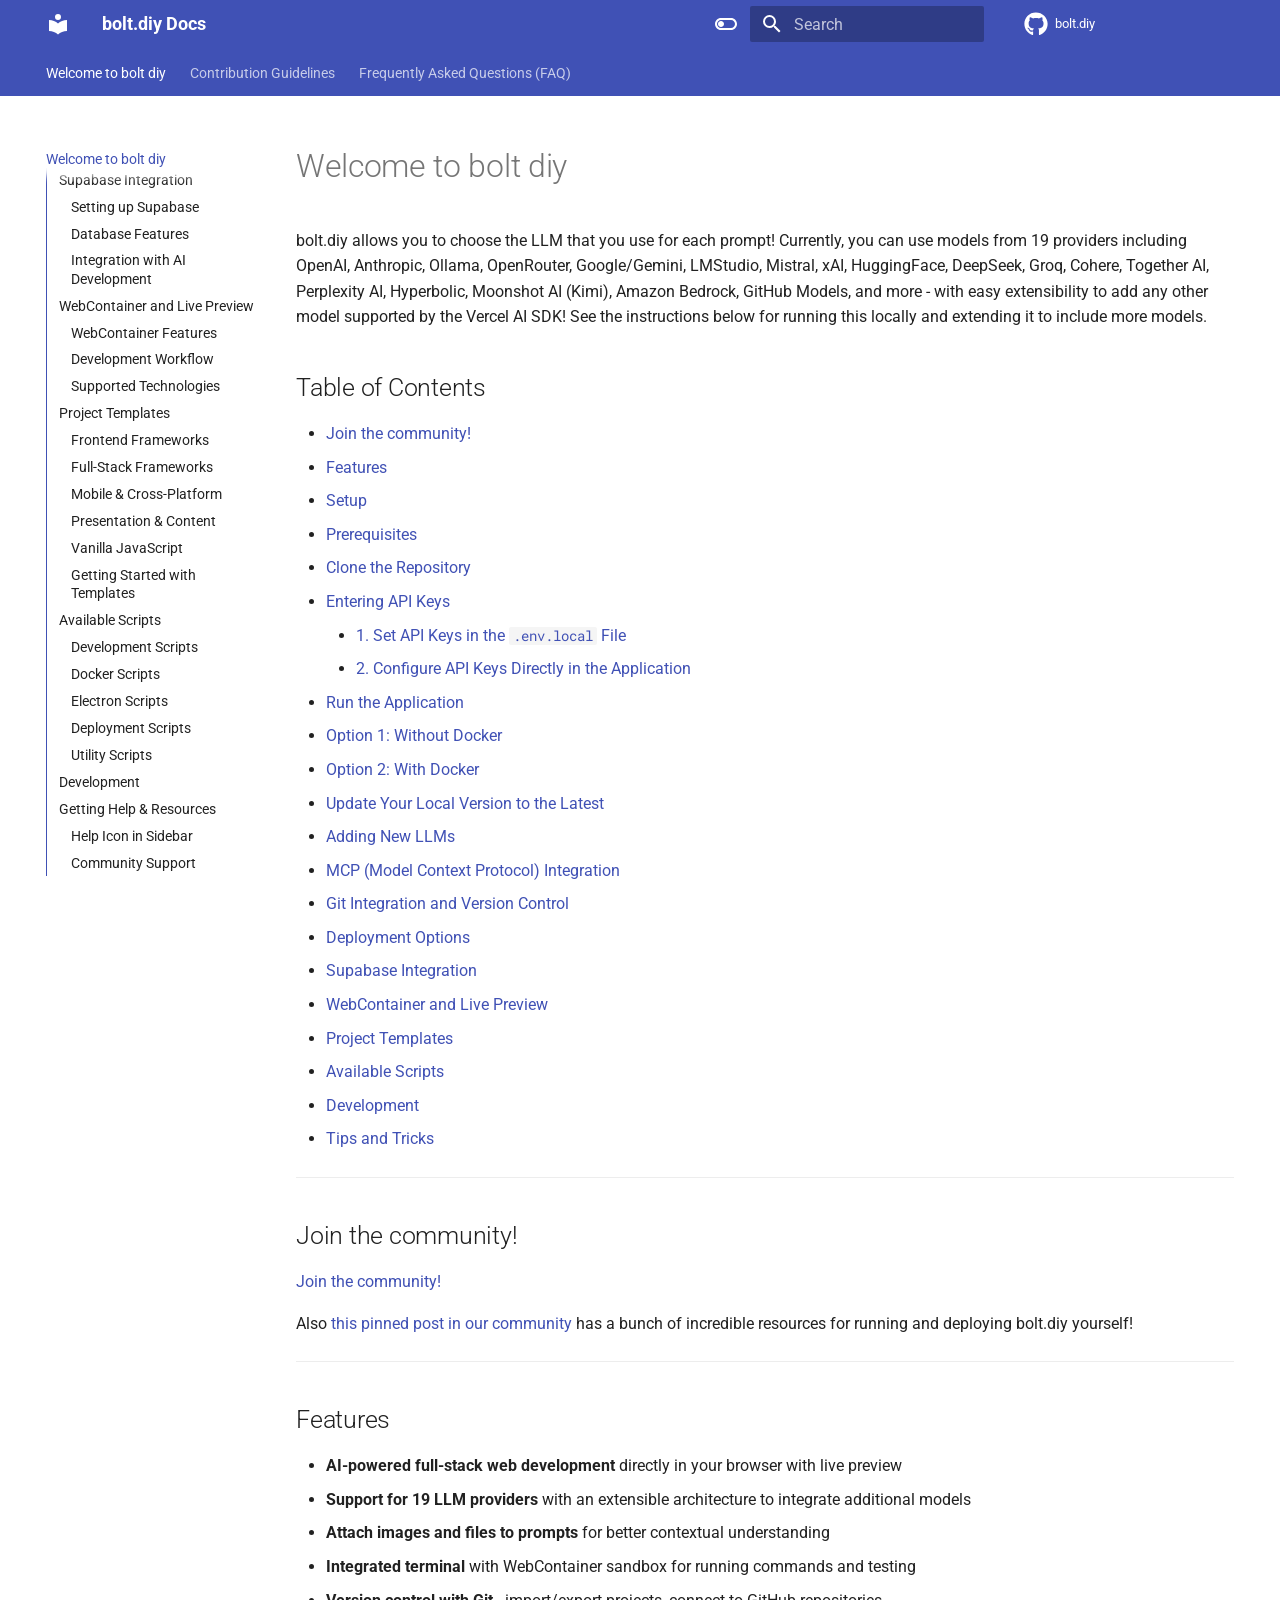
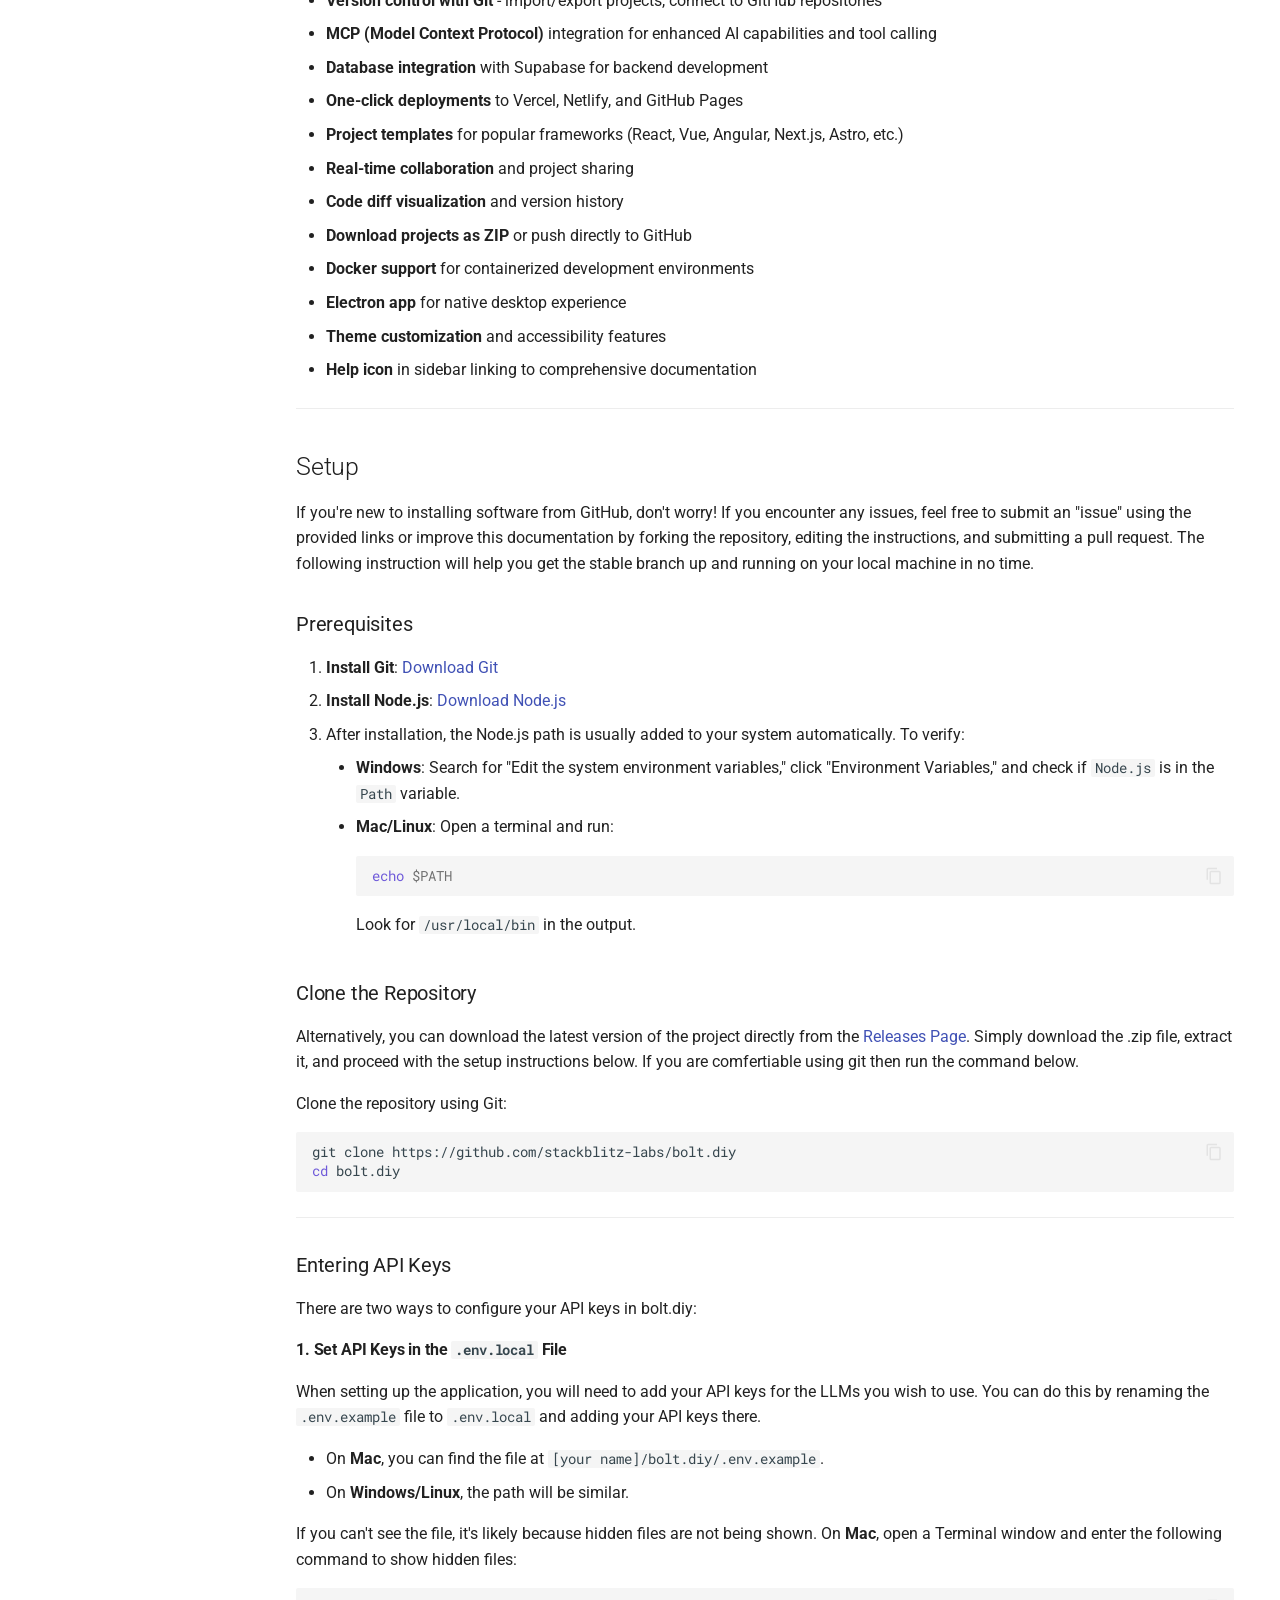
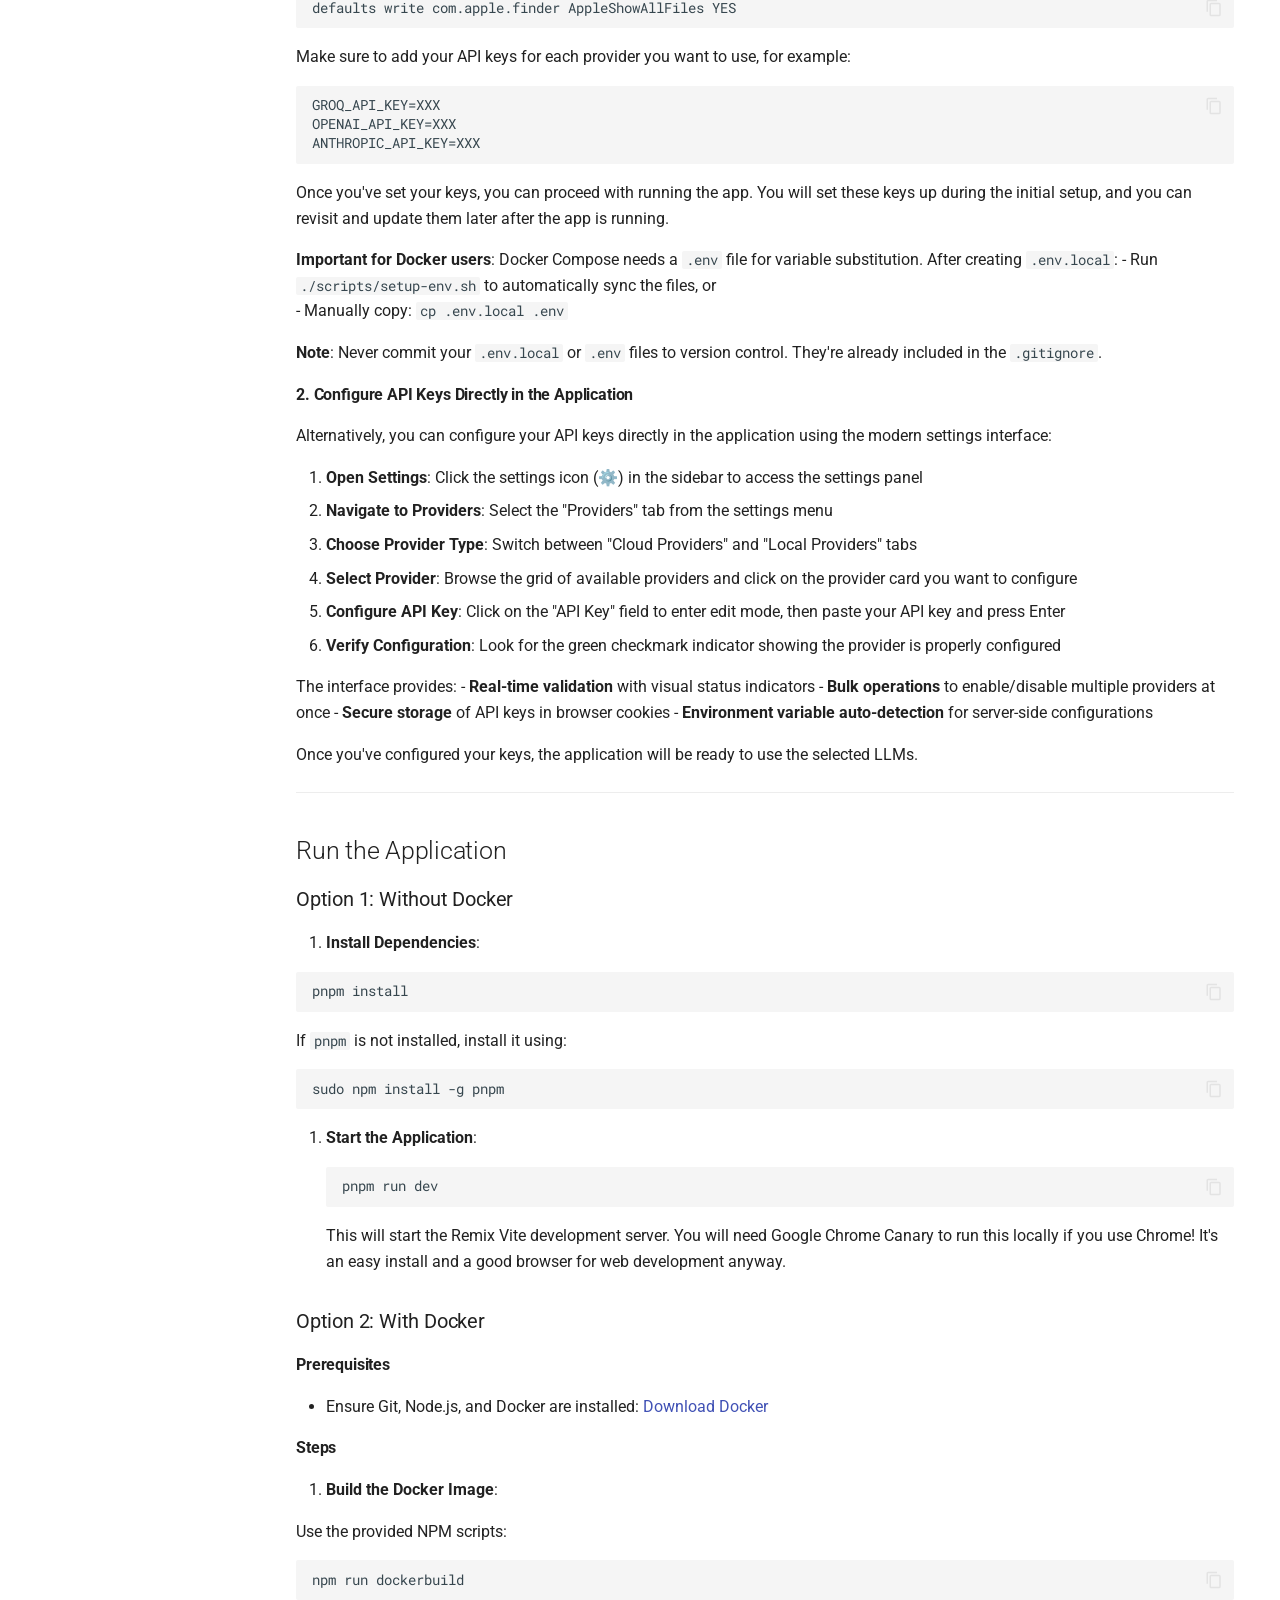
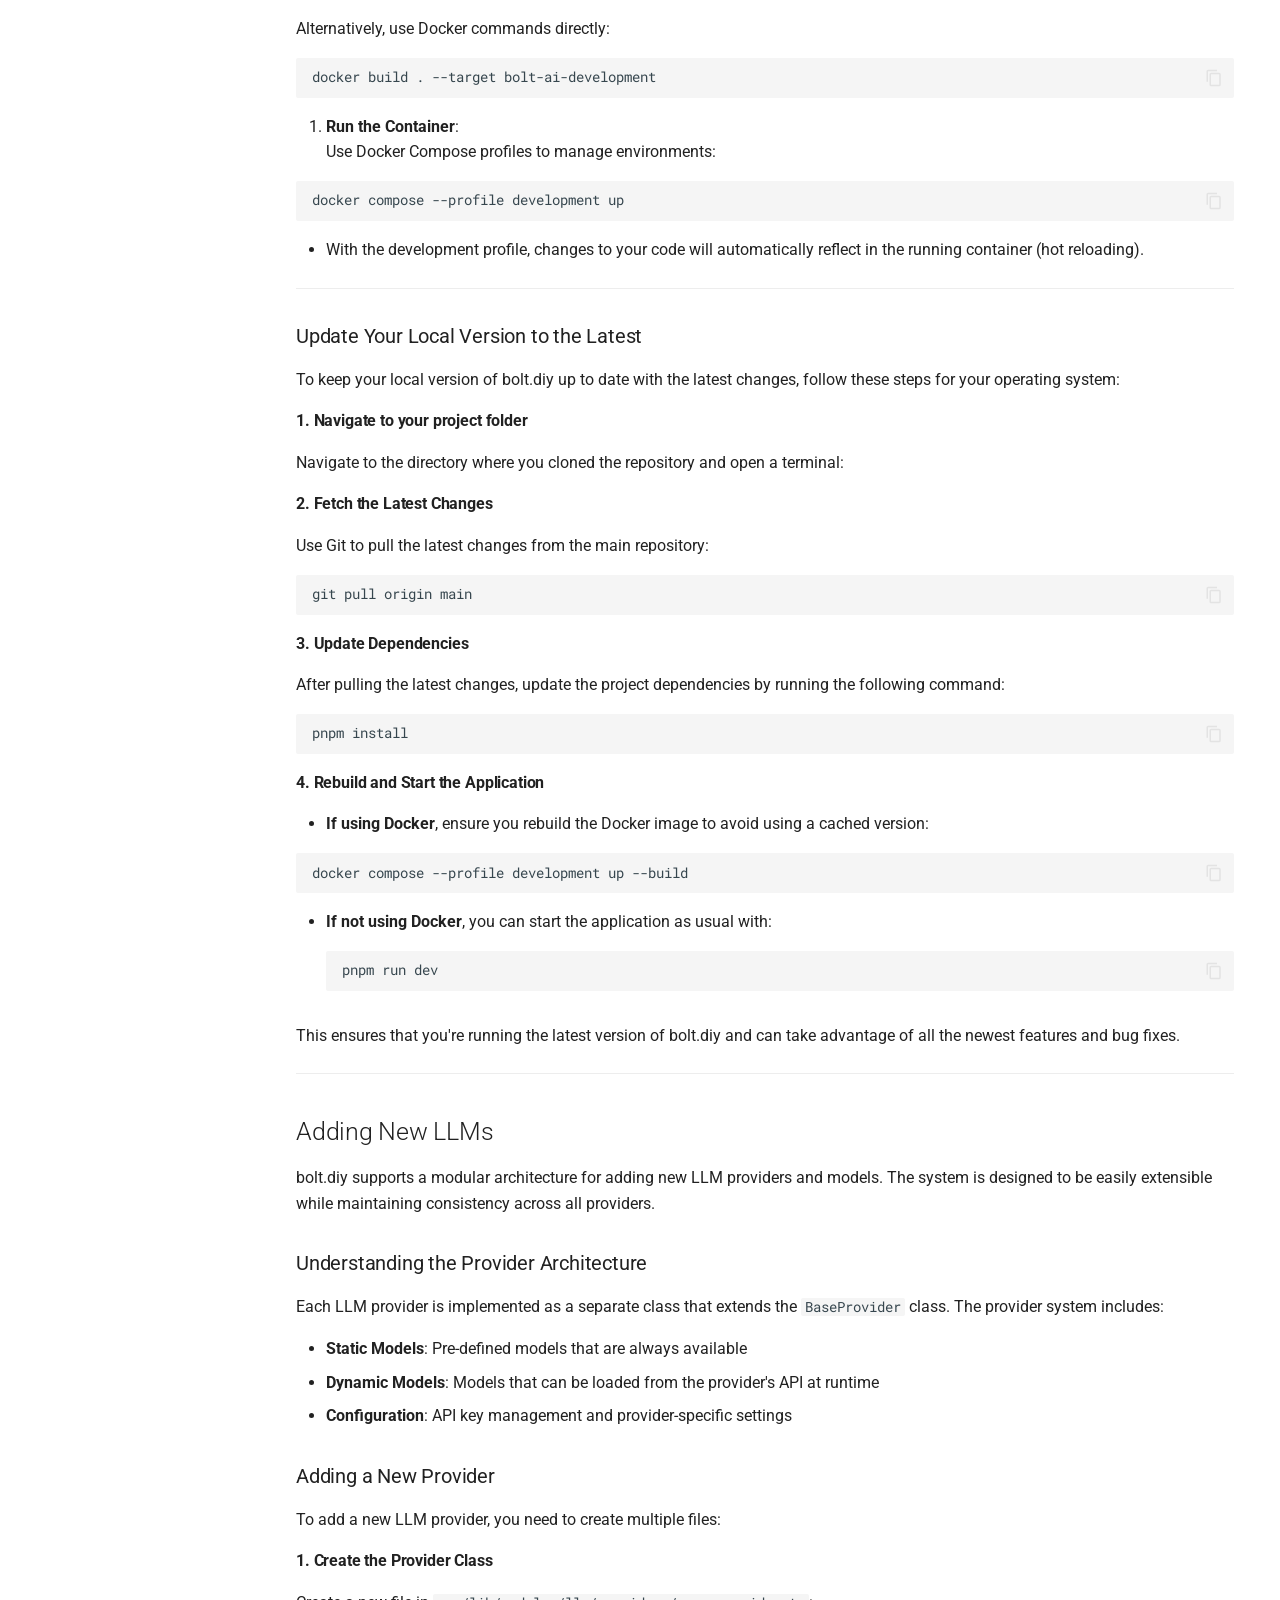
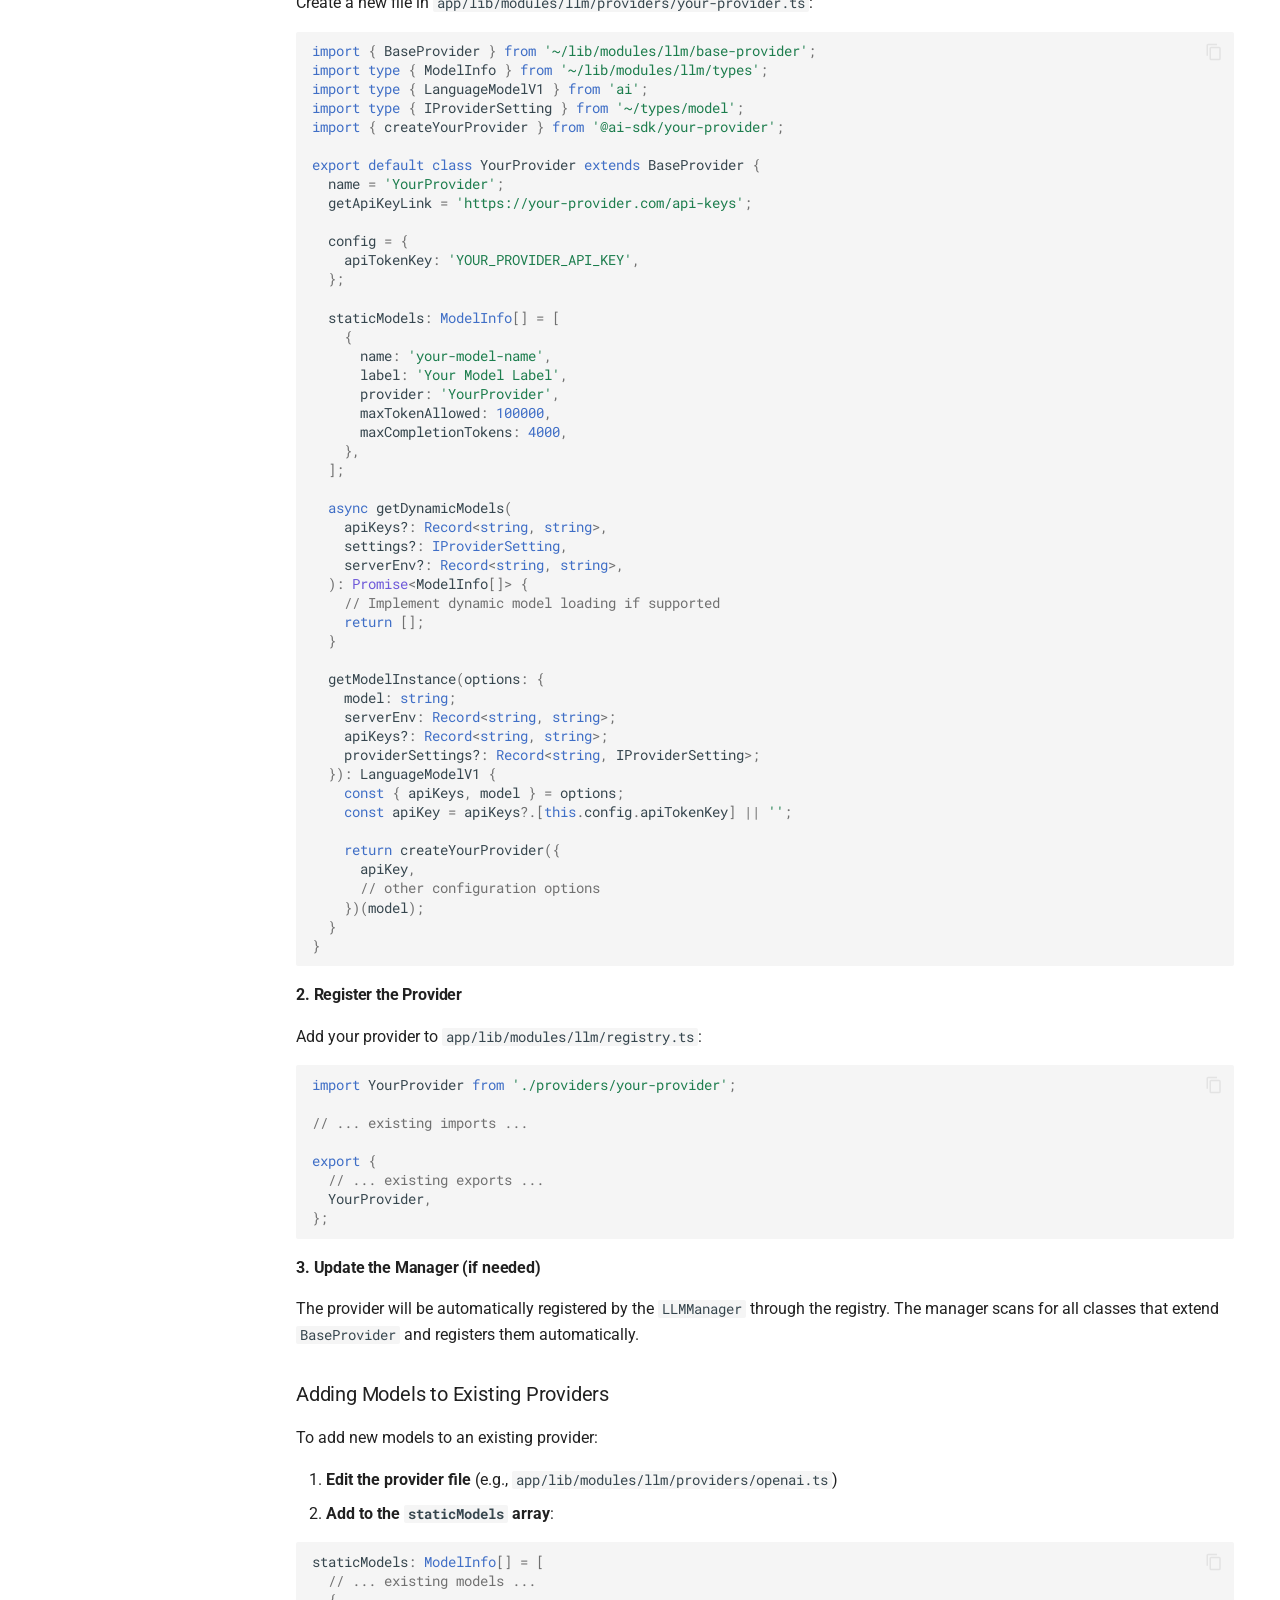
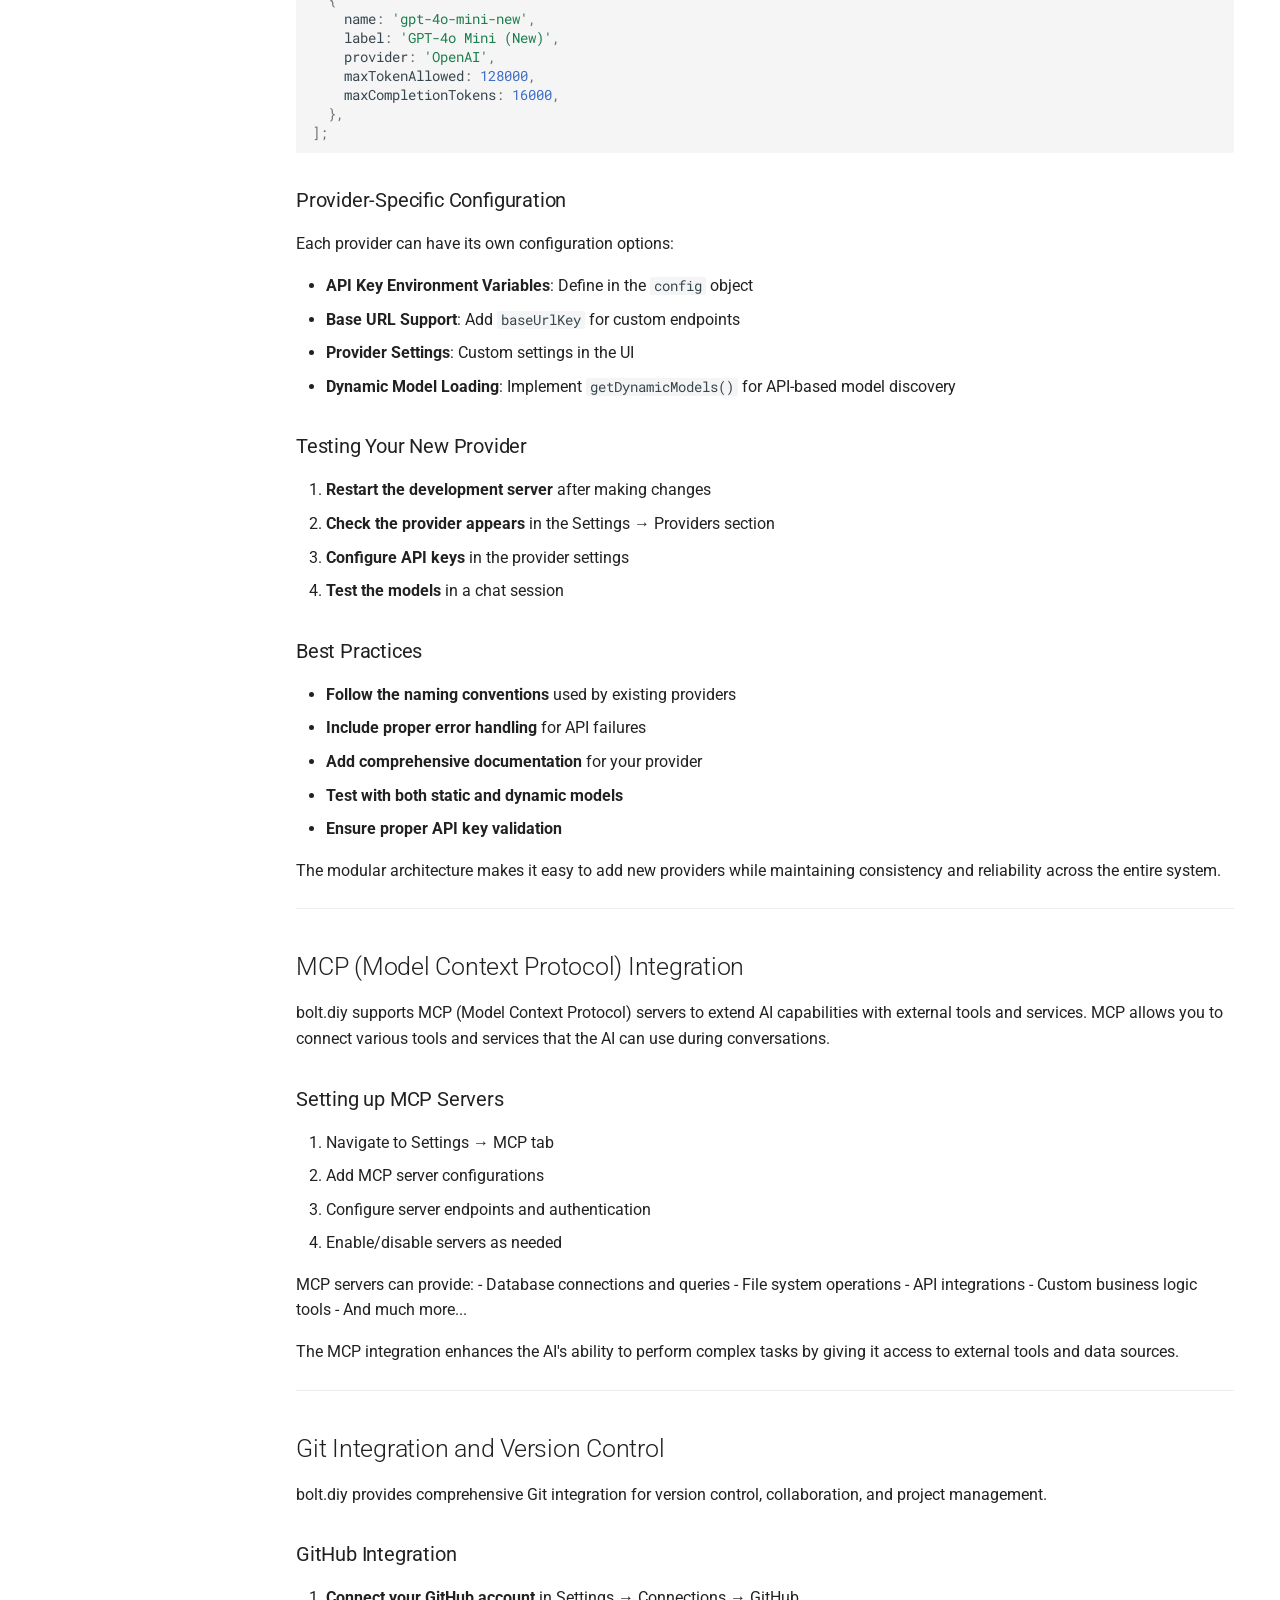
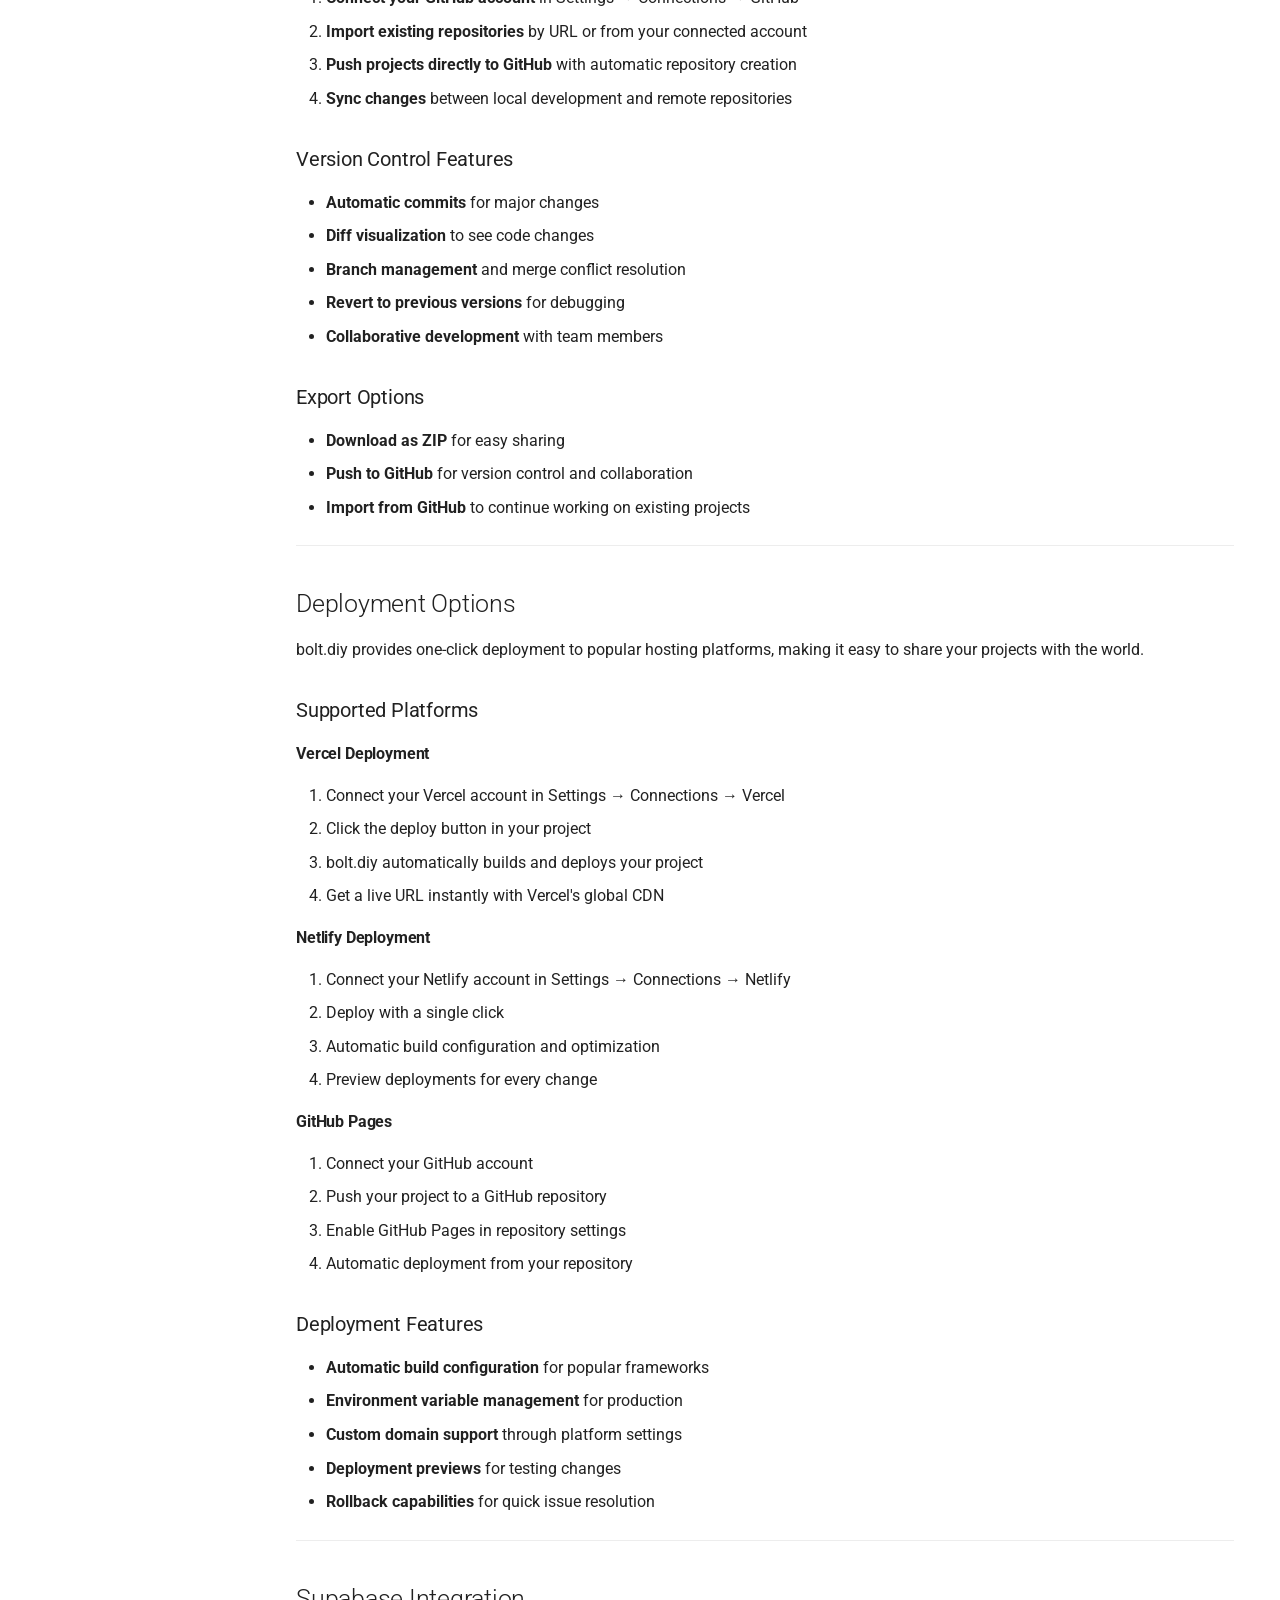
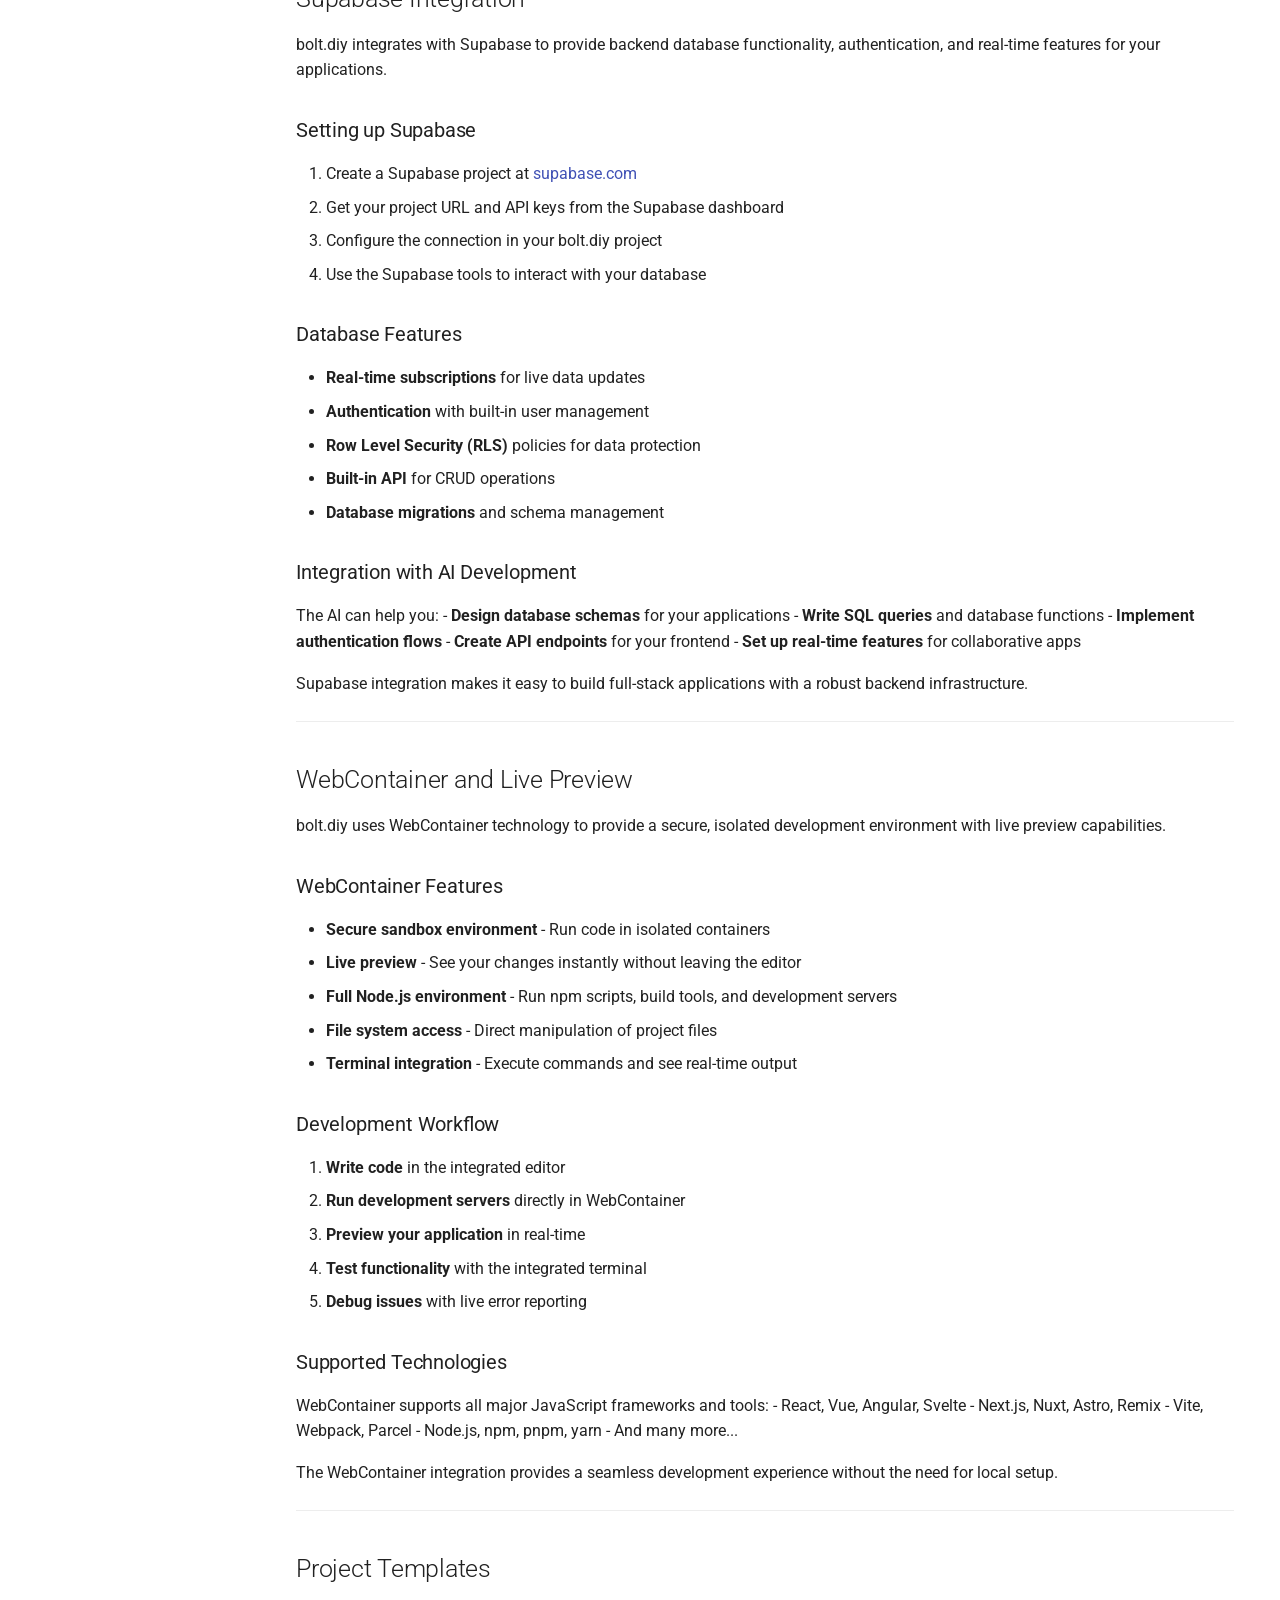
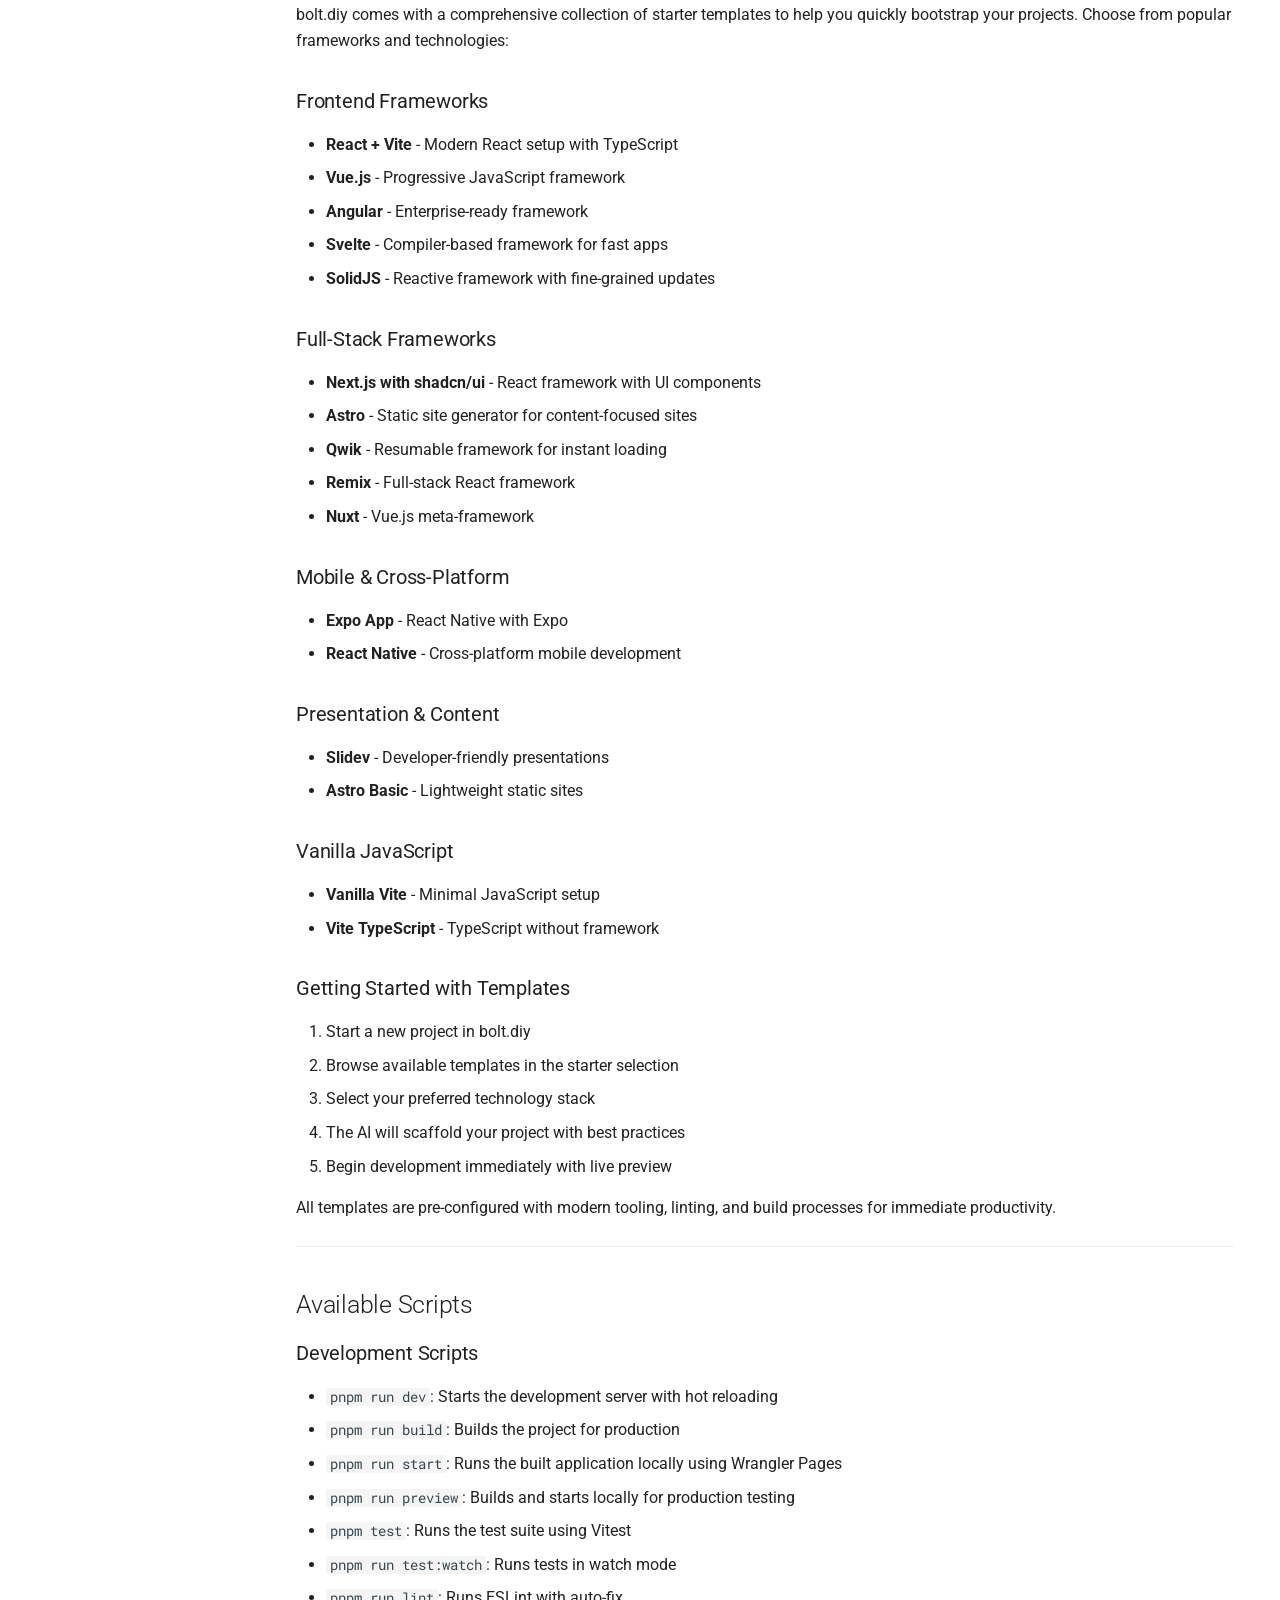
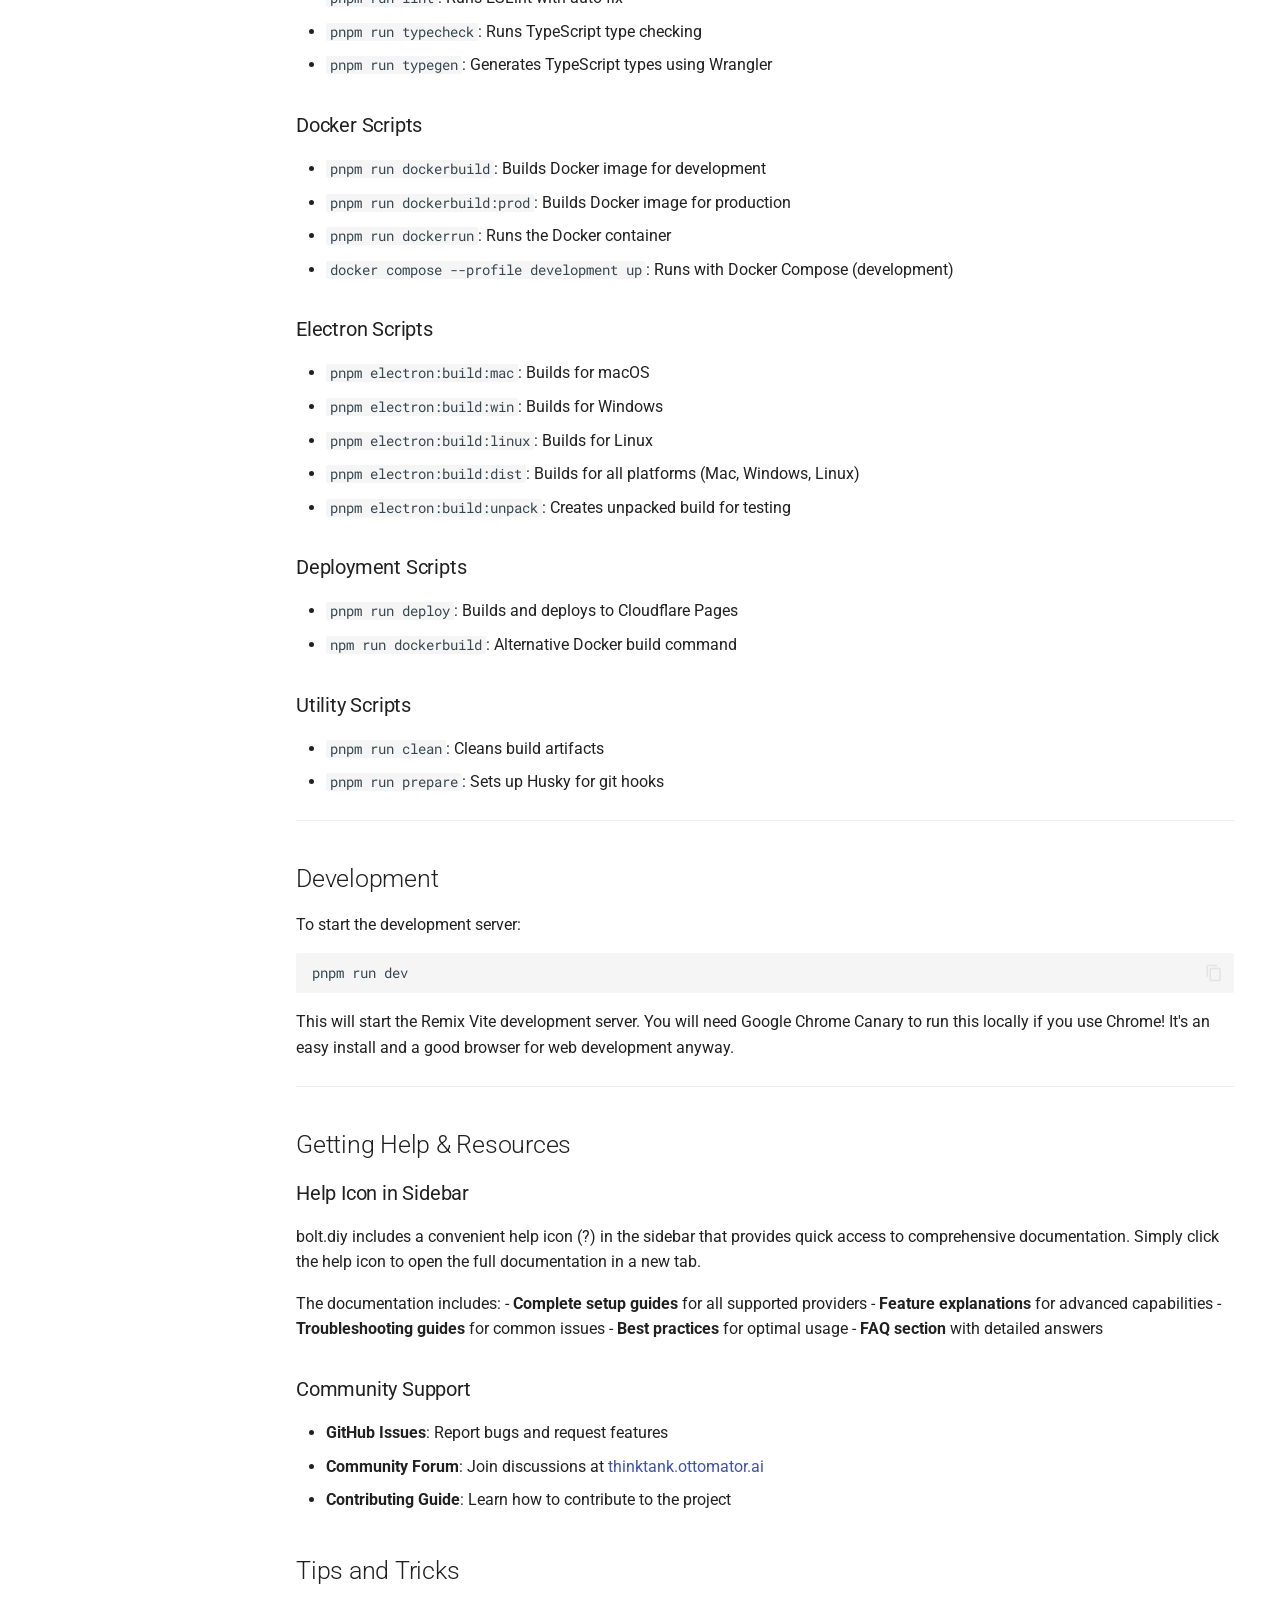
<file: index.html>
<!doctype html>
<html lang="en" class="no-js">
  <head>
    
      <meta charset="utf-8">
      <meta name="viewport" content="width=device-width,initial-scale=1">
      
      
      
      
      
        <link rel="next" href="CONTRIBUTING/">
      
      
      <link rel="icon" href="assets/images/favicon.png">
      <meta name="generator" content="mkdocs-1.6.1, mkdocs-material-9.6.18">
    
    
      
        <title>bolt.diy Docs</title>
      
    
    
      <link rel="stylesheet" href="assets/stylesheets/main.7e37652d.min.css">
      
        
        <link rel="stylesheet" href="assets/stylesheets/palette.06af60db.min.css">
      
      


    
    
      
    
    
      
        
        
        <link rel="preconnect" href="https://fonts.gstatic.com" crossorigin>
        <link rel="stylesheet" href="https://fonts.googleapis.com/css?family=Roboto:300,300i,400,400i,700,700i%7CRoboto+Mono:400,400i,700,700i&display=fallback">
        <style>:root{--md-text-font:"Roboto";--md-code-font:"Roboto Mono"}</style>
      
    
    
    <script>__md_scope=new URL(".",location),__md_hash=e=>[...e].reduce(((e,_)=>(e<<5)-e+_.charCodeAt(0)),0),__md_get=(e,_=localStorage,t=__md_scope)=>JSON.parse(_.getItem(t.pathname+"."+e)),__md_set=(e,_,t=localStorage,a=__md_scope)=>{try{t.setItem(a.pathname+"."+e,JSON.stringify(_))}catch(e){}}</script>
    
      

    
    
    
  </head>
  
  
    
    
      
    
    
    
    
    <body dir="ltr" data-md-color-scheme="default" data-md-color-primary="indigo" data-md-color-accent="indigo">
  
    
    <input class="md-toggle" data-md-toggle="drawer" type="checkbox" id="__drawer" autocomplete="off">
    <input class="md-toggle" data-md-toggle="search" type="checkbox" id="__search" autocomplete="off">
    <label class="md-overlay" for="__drawer"></label>
    <div data-md-component="skip">
      
        
        <a href="#welcome-to-bolt-diy" class="md-skip">
          Skip to content
        </a>
      
    </div>
    <div data-md-component="announce">
      
    </div>
    
    
      

<header class="md-header" data-md-component="header">
  <nav class="md-header__inner md-grid" aria-label="Header">
    <a href="." title="bolt.diy Docs" class="md-header__button md-logo" aria-label="bolt.diy Docs" data-md-component="logo">
      
  
  <svg xmlns="http://www.w3.org/2000/svg" viewBox="0 0 24 24"><path d="M12 8a3 3 0 0 0 3-3 3 3 0 0 0-3-3 3 3 0 0 0-3 3 3 3 0 0 0 3 3m0 3.54C9.64 9.35 6.5 8 3 8v11c3.5 0 6.64 1.35 9 3.54 2.36-2.19 5.5-3.54 9-3.54V8c-3.5 0-6.64 1.35-9 3.54"/></svg>

    </a>
    <label class="md-header__button md-icon" for="__drawer">
      
      <svg xmlns="http://www.w3.org/2000/svg" viewBox="0 0 24 24"><path d="M3 6h18v2H3zm0 5h18v2H3zm0 5h18v2H3z"/></svg>
    </label>
    <div class="md-header__title" data-md-component="header-title">
      <div class="md-header__ellipsis">
        <div class="md-header__topic">
          <span class="md-ellipsis">
            bolt.diy Docs
          </span>
        </div>
        <div class="md-header__topic" data-md-component="header-topic">
          <span class="md-ellipsis">
            
              Welcome to bolt diy
            
          </span>
        </div>
      </div>
    </div>
    
      
        <form class="md-header__option" data-md-component="palette">
  
    
    
    
    <input class="md-option" data-md-color-media="" data-md-color-scheme="default" data-md-color-primary="indigo" data-md-color-accent="indigo"  aria-label="Switch to dark mode"  type="radio" name="__palette" id="__palette_0">
    
      <label class="md-header__button md-icon" title="Switch to dark mode" for="__palette_1" hidden>
        <svg xmlns="http://www.w3.org/2000/svg" viewBox="0 0 24 24"><path d="M17 6H7c-3.31 0-6 2.69-6 6s2.69 6 6 6h10c3.31 0 6-2.69 6-6s-2.69-6-6-6m0 10H7c-2.21 0-4-1.79-4-4s1.79-4 4-4h10c2.21 0 4 1.79 4 4s-1.79 4-4 4M7 9c-1.66 0-3 1.34-3 3s1.34 3 3 3 3-1.34 3-3-1.34-3-3-3"/></svg>
      </label>
    
  
    
    
    
    <input class="md-option" data-md-color-media="" data-md-color-scheme="slate" data-md-color-primary="indigo" data-md-color-accent="indigo"  aria-label="Switch to light mode"  type="radio" name="__palette" id="__palette_1">
    
      <label class="md-header__button md-icon" title="Switch to light mode" for="__palette_0" hidden>
        <svg xmlns="http://www.w3.org/2000/svg" viewBox="0 0 24 24"><path d="M17 7H7a5 5 0 0 0-5 5 5 5 0 0 0 5 5h10a5 5 0 0 0 5-5 5 5 0 0 0-5-5m0 8a3 3 0 0 1-3-3 3 3 0 0 1 3-3 3 3 0 0 1 3 3 3 3 0 0 1-3 3"/></svg>
      </label>
    
  
</form>
      
    
    
      <script>var palette=__md_get("__palette");if(palette&&palette.color){if("(prefers-color-scheme)"===palette.color.media){var media=matchMedia("(prefers-color-scheme: light)"),input=document.querySelector(media.matches?"[data-md-color-media='(prefers-color-scheme: light)']":"[data-md-color-media='(prefers-color-scheme: dark)']");palette.color.media=input.getAttribute("data-md-color-media"),palette.color.scheme=input.getAttribute("data-md-color-scheme"),palette.color.primary=input.getAttribute("data-md-color-primary"),palette.color.accent=input.getAttribute("data-md-color-accent")}for(var[key,value]of Object.entries(palette.color))document.body.setAttribute("data-md-color-"+key,value)}</script>
    
    
    
      
      
        <label class="md-header__button md-icon" for="__search">
          
          <svg xmlns="http://www.w3.org/2000/svg" viewBox="0 0 24 24"><path d="M9.5 3A6.5 6.5 0 0 1 16 9.5c0 1.61-.59 3.09-1.56 4.23l.27.27h.79l5 5-1.5 1.5-5-5v-.79l-.27-.27A6.52 6.52 0 0 1 9.5 16 6.5 6.5 0 0 1 3 9.5 6.5 6.5 0 0 1 9.5 3m0 2C7 5 5 7 5 9.5S7 14 9.5 14 14 12 14 9.5 12 5 9.5 5"/></svg>
        </label>
        <div class="md-search" data-md-component="search" role="dialog">
  <label class="md-search__overlay" for="__search"></label>
  <div class="md-search__inner" role="search">
    <form class="md-search__form" name="search">
      <input type="text" class="md-search__input" name="query" aria-label="Search" placeholder="Search" autocapitalize="off" autocorrect="off" autocomplete="off" spellcheck="false" data-md-component="search-query" required>
      <label class="md-search__icon md-icon" for="__search">
        
        <svg xmlns="http://www.w3.org/2000/svg" viewBox="0 0 24 24"><path d="M9.5 3A6.5 6.5 0 0 1 16 9.5c0 1.61-.59 3.09-1.56 4.23l.27.27h.79l5 5-1.5 1.5-5-5v-.79l-.27-.27A6.52 6.52 0 0 1 9.5 16 6.5 6.5 0 0 1 3 9.5 6.5 6.5 0 0 1 9.5 3m0 2C7 5 5 7 5 9.5S7 14 9.5 14 14 12 14 9.5 12 5 9.5 5"/></svg>
        
        <svg xmlns="http://www.w3.org/2000/svg" viewBox="0 0 24 24"><path d="M20 11v2H8l5.5 5.5-1.42 1.42L4.16 12l7.92-7.92L13.5 5.5 8 11z"/></svg>
      </label>
      <nav class="md-search__options" aria-label="Search">
        
        <button type="reset" class="md-search__icon md-icon" title="Clear" aria-label="Clear" tabindex="-1">
          
          <svg xmlns="http://www.w3.org/2000/svg" viewBox="0 0 24 24"><path d="M19 6.41 17.59 5 12 10.59 6.41 5 5 6.41 10.59 12 5 17.59 6.41 19 12 13.41 17.59 19 19 17.59 13.41 12z"/></svg>
        </button>
      </nav>
      
        <div class="md-search__suggest" data-md-component="search-suggest"></div>
      
    </form>
    <div class="md-search__output">
      <div class="md-search__scrollwrap" tabindex="0" data-md-scrollfix>
        <div class="md-search-result" data-md-component="search-result">
          <div class="md-search-result__meta">
            Initializing search
          </div>
          <ol class="md-search-result__list" role="presentation"></ol>
        </div>
      </div>
    </div>
  </div>
</div>
      
    
    
      <div class="md-header__source">
        <a href="https://github.com/stackblitz-labs/bolt.diy" title="Go to repository" class="md-source" data-md-component="source">
  <div class="md-source__icon md-icon">
    
    <svg xmlns="http://www.w3.org/2000/svg" viewBox="0 0 512 512"><!--! Font Awesome Free 7.0.0 by @fontawesome - https://fontawesome.com License - https://fontawesome.com/license/free (Icons: CC BY 4.0, Fonts: SIL OFL 1.1, Code: MIT License) Copyright 2025 Fonticons, Inc.--><path fill="currentColor" d="M173.9 397.4c0 2-2.3 3.6-5.2 3.6-3.3.3-5.6-1.3-5.6-3.6 0-2 2.3-3.6 5.2-3.6 3-.3 5.6 1.3 5.6 3.6m-31.1-4.5c-.7 2 1.3 4.3 4.3 4.9 2.6 1 5.6 0 6.2-2s-1.3-4.3-4.3-5.2c-2.6-.7-5.5.3-6.2 2.3m44.2-1.7c-2.9.7-4.9 2.6-4.6 4.9.3 2 2.9 3.3 5.9 2.6 2.9-.7 4.9-2.6 4.6-4.6-.3-1.9-3-3.2-5.9-2.9M252.8 8C114.1 8 8 113.3 8 252c0 110.9 69.8 205.8 169.5 239.2 12.8 2.3 17.3-5.6 17.3-12.1 0-6.2-.3-40.4-.3-61.4 0 0-70 15-84.7-29.8 0 0-11.4-29.1-27.8-36.6 0 0-22.9-15.7 1.6-15.4 0 0 24.9 2 38.6 25.8 21.9 38.6 58.6 27.5 72.9 20.9 2.3-16 8.8-27.1 16-33.7-55.9-6.2-112.3-14.3-112.3-110.5 0-27.5 7.6-41.3 23.6-58.9-2.6-6.5-11.1-33.3 2.6-67.9 20.9-6.5 69 27 69 27 20-5.6 41.5-8.5 62.8-8.5s42.8 2.9 62.8 8.5c0 0 48.1-33.6 69-27 13.7 34.7 5.2 61.4 2.6 67.9 16 17.7 25.8 31.5 25.8 58.9 0 96.5-58.9 104.2-114.8 110.5 9.2 7.9 17 22.9 17 46.4 0 33.7-.3 75.4-.3 83.6 0 6.5 4.6 14.4 17.3 12.1C436.2 457.8 504 362.9 504 252 504 113.3 391.5 8 252.8 8M105.2 352.9c-1.3 1-1 3.3.7 5.2 1.6 1.6 3.9 2.3 5.2 1 1.3-1 1-3.3-.7-5.2-1.6-1.6-3.9-2.3-5.2-1m-10.8-8.1c-.7 1.3.3 2.9 2.3 3.9 1.6 1 3.6.7 4.3-.7.7-1.3-.3-2.9-2.3-3.9-2-.6-3.6-.3-4.3.7m32.4 35.6c-1.6 1.3-1 4.3 1.3 6.2 2.3 2.3 5.2 2.6 6.5 1 1.3-1.3.7-4.3-1.3-6.2-2.2-2.3-5.2-2.6-6.5-1m-11.4-14.7c-1.6 1-1.6 3.6 0 5.9s4.3 3.3 5.6 2.3c1.6-1.3 1.6-3.9 0-6.2-1.4-2.3-4-3.3-5.6-2"/></svg>
  </div>
  <div class="md-source__repository">
    bolt.diy
  </div>
</a>
      </div>
    
  </nav>
  
</header>
    
    <div class="md-container" data-md-component="container">
      
      
        
          
            
<nav class="md-tabs" aria-label="Tabs" data-md-component="tabs">
  <div class="md-grid">
    <ul class="md-tabs__list">
      
        
  
  
  
    
  
  
    <li class="md-tabs__item md-tabs__item--active">
      <a href="." class="md-tabs__link">
        
  
  
    
  
  Welcome to bolt diy

      </a>
    </li>
  

      
        
  
  
  
  
    <li class="md-tabs__item">
      <a href="CONTRIBUTING/" class="md-tabs__link">
        
  
  
    
  
  Contribution Guidelines

      </a>
    </li>
  

      
        
  
  
  
  
    <li class="md-tabs__item">
      <a href="FAQ/" class="md-tabs__link">
        
  
  
    
  
  Frequently Asked Questions (FAQ)

      </a>
    </li>
  

      
    </ul>
  </div>
</nav>
          
        
      
      <main class="md-main" data-md-component="main">
        <div class="md-main__inner md-grid">
          
            
              
              <div class="md-sidebar md-sidebar--primary" data-md-component="sidebar" data-md-type="navigation" >
                <div class="md-sidebar__scrollwrap">
                  <div class="md-sidebar__inner">
                    


  


  

<nav class="md-nav md-nav--primary md-nav--lifted md-nav--integrated" aria-label="Navigation" data-md-level="0">
  <label class="md-nav__title" for="__drawer">
    <a href="." title="bolt.diy Docs" class="md-nav__button md-logo" aria-label="bolt.diy Docs" data-md-component="logo">
      
  
  <svg xmlns="http://www.w3.org/2000/svg" viewBox="0 0 24 24"><path d="M12 8a3 3 0 0 0 3-3 3 3 0 0 0-3-3 3 3 0 0 0-3 3 3 3 0 0 0 3 3m0 3.54C9.64 9.35 6.5 8 3 8v11c3.5 0 6.64 1.35 9 3.54 2.36-2.19 5.5-3.54 9-3.54V8c-3.5 0-6.64 1.35-9 3.54"/></svg>

    </a>
    bolt.diy Docs
  </label>
  
    <div class="md-nav__source">
      <a href="https://github.com/stackblitz-labs/bolt.diy" title="Go to repository" class="md-source" data-md-component="source">
  <div class="md-source__icon md-icon">
    
    <svg xmlns="http://www.w3.org/2000/svg" viewBox="0 0 512 512"><!--! Font Awesome Free 7.0.0 by @fontawesome - https://fontawesome.com License - https://fontawesome.com/license/free (Icons: CC BY 4.0, Fonts: SIL OFL 1.1, Code: MIT License) Copyright 2025 Fonticons, Inc.--><path fill="currentColor" d="M173.9 397.4c0 2-2.3 3.6-5.2 3.6-3.3.3-5.6-1.3-5.6-3.6 0-2 2.3-3.6 5.2-3.6 3-.3 5.6 1.3 5.6 3.6m-31.1-4.5c-.7 2 1.3 4.3 4.3 4.9 2.6 1 5.6 0 6.2-2s-1.3-4.3-4.3-5.2c-2.6-.7-5.5.3-6.2 2.3m44.2-1.7c-2.9.7-4.9 2.6-4.6 4.9.3 2 2.9 3.3 5.9 2.6 2.9-.7 4.9-2.6 4.6-4.6-.3-1.9-3-3.2-5.9-2.9M252.8 8C114.1 8 8 113.3 8 252c0 110.9 69.8 205.8 169.5 239.2 12.8 2.3 17.3-5.6 17.3-12.1 0-6.2-.3-40.4-.3-61.4 0 0-70 15-84.7-29.8 0 0-11.4-29.1-27.8-36.6 0 0-22.9-15.7 1.6-15.4 0 0 24.9 2 38.6 25.8 21.9 38.6 58.6 27.5 72.9 20.9 2.3-16 8.8-27.1 16-33.7-55.9-6.2-112.3-14.3-112.3-110.5 0-27.5 7.6-41.3 23.6-58.9-2.6-6.5-11.1-33.3 2.6-67.9 20.9-6.5 69 27 69 27 20-5.6 41.5-8.5 62.8-8.5s42.8 2.9 62.8 8.5c0 0 48.1-33.6 69-27 13.7 34.7 5.2 61.4 2.6 67.9 16 17.7 25.8 31.5 25.8 58.9 0 96.5-58.9 104.2-114.8 110.5 9.2 7.9 17 22.9 17 46.4 0 33.7-.3 75.4-.3 83.6 0 6.5 4.6 14.4 17.3 12.1C436.2 457.8 504 362.9 504 252 504 113.3 391.5 8 252.8 8M105.2 352.9c-1.3 1-1 3.3.7 5.2 1.6 1.6 3.9 2.3 5.2 1 1.3-1 1-3.3-.7-5.2-1.6-1.6-3.9-2.3-5.2-1m-10.8-8.1c-.7 1.3.3 2.9 2.3 3.9 1.6 1 3.6.7 4.3-.7.7-1.3-.3-2.9-2.3-3.9-2-.6-3.6-.3-4.3.7m32.4 35.6c-1.6 1.3-1 4.3 1.3 6.2 2.3 2.3 5.2 2.6 6.5 1 1.3-1.3.7-4.3-1.3-6.2-2.2-2.3-5.2-2.6-6.5-1m-11.4-14.7c-1.6 1-1.6 3.6 0 5.9s4.3 3.3 5.6 2.3c1.6-1.3 1.6-3.9 0-6.2-1.4-2.3-4-3.3-5.6-2"/></svg>
  </div>
  <div class="md-source__repository">
    bolt.diy
  </div>
</a>
    </div>
  
  <ul class="md-nav__list" data-md-scrollfix>
    
      
      
  
  
    
  
  
  
    <li class="md-nav__item md-nav__item--active">
      
      <input class="md-nav__toggle md-toggle" type="checkbox" id="__toc">
      
      
        
      
      
        <label class="md-nav__link md-nav__link--active" for="__toc">
          
  
  
  <span class="md-ellipsis">
    Welcome to bolt diy
    
  </span>
  

          <span class="md-nav__icon md-icon"></span>
        </label>
      
      <a href="." class="md-nav__link md-nav__link--active">
        
  
  
  <span class="md-ellipsis">
    Welcome to bolt diy
    
  </span>
  

      </a>
      
        

<nav class="md-nav md-nav--secondary" aria-label="Table of contents">
  
  
  
    
  
  
    <label class="md-nav__title" for="__toc">
      <span class="md-nav__icon md-icon"></span>
      Table of contents
    </label>
    <ul class="md-nav__list" data-md-component="toc" data-md-scrollfix>
      
        <li class="md-nav__item">
  <a href="#table-of-contents" class="md-nav__link">
    <span class="md-ellipsis">
      Table of Contents
    </span>
  </a>
  
</li>
      
        <li class="md-nav__item">
  <a href="#join-the-community" class="md-nav__link">
    <span class="md-ellipsis">
      Join the community!
    </span>
  </a>
  
</li>
      
        <li class="md-nav__item">
  <a href="#features" class="md-nav__link">
    <span class="md-ellipsis">
      Features
    </span>
  </a>
  
</li>
      
        <li class="md-nav__item">
  <a href="#setup" class="md-nav__link">
    <span class="md-ellipsis">
      Setup
    </span>
  </a>
  
    <nav class="md-nav" aria-label="Setup">
      <ul class="md-nav__list">
        
          <li class="md-nav__item">
  <a href="#prerequisites" class="md-nav__link">
    <span class="md-ellipsis">
      Prerequisites
    </span>
  </a>
  
</li>
        
          <li class="md-nav__item">
  <a href="#clone-the-repository" class="md-nav__link">
    <span class="md-ellipsis">
      Clone the Repository
    </span>
  </a>
  
</li>
        
          <li class="md-nav__item">
  <a href="#entering-api-keys" class="md-nav__link">
    <span class="md-ellipsis">
      Entering API Keys
    </span>
  </a>
  
    <nav class="md-nav" aria-label="Entering API Keys">
      <ul class="md-nav__list">
        
          <li class="md-nav__item">
  <a href="#1-set-api-keys-in-the-envlocal-file" class="md-nav__link">
    <span class="md-ellipsis">
      1. Set API Keys in the .env.local File
    </span>
  </a>
  
</li>
        
          <li class="md-nav__item">
  <a href="#2-configure-api-keys-directly-in-the-application" class="md-nav__link">
    <span class="md-ellipsis">
      2. Configure API Keys Directly in the Application
    </span>
  </a>
  
</li>
        
      </ul>
    </nav>
  
</li>
        
      </ul>
    </nav>
  
</li>
      
        <li class="md-nav__item">
  <a href="#run-the-application" class="md-nav__link">
    <span class="md-ellipsis">
      Run the Application
    </span>
  </a>
  
    <nav class="md-nav" aria-label="Run the Application">
      <ul class="md-nav__list">
        
          <li class="md-nav__item">
  <a href="#option-1-without-docker" class="md-nav__link">
    <span class="md-ellipsis">
      Option 1: Without Docker
    </span>
  </a>
  
</li>
        
          <li class="md-nav__item">
  <a href="#option-2-with-docker" class="md-nav__link">
    <span class="md-ellipsis">
      Option 2: With Docker
    </span>
  </a>
  
    <nav class="md-nav" aria-label="Option 2: With Docker">
      <ul class="md-nav__list">
        
          <li class="md-nav__item">
  <a href="#prerequisites_1" class="md-nav__link">
    <span class="md-ellipsis">
      Prerequisites
    </span>
  </a>
  
</li>
        
          <li class="md-nav__item">
  <a href="#steps" class="md-nav__link">
    <span class="md-ellipsis">
      Steps
    </span>
  </a>
  
</li>
        
      </ul>
    </nav>
  
</li>
        
          <li class="md-nav__item">
  <a href="#update-your-local-version-to-the-latest" class="md-nav__link">
    <span class="md-ellipsis">
      Update Your Local Version to the Latest
    </span>
  </a>
  
    <nav class="md-nav" aria-label="Update Your Local Version to the Latest">
      <ul class="md-nav__list">
        
          <li class="md-nav__item">
  <a href="#1-navigate-to-your-project-folder" class="md-nav__link">
    <span class="md-ellipsis">
      1. Navigate to your project folder
    </span>
  </a>
  
</li>
        
          <li class="md-nav__item">
  <a href="#2-fetch-the-latest-changes" class="md-nav__link">
    <span class="md-ellipsis">
      2. Fetch the Latest Changes
    </span>
  </a>
  
</li>
        
          <li class="md-nav__item">
  <a href="#3-update-dependencies" class="md-nav__link">
    <span class="md-ellipsis">
      3. Update Dependencies
    </span>
  </a>
  
</li>
        
          <li class="md-nav__item">
  <a href="#4-rebuild-and-start-the-application" class="md-nav__link">
    <span class="md-ellipsis">
      4. Rebuild and Start the Application
    </span>
  </a>
  
</li>
        
      </ul>
    </nav>
  
</li>
        
      </ul>
    </nav>
  
</li>
      
        <li class="md-nav__item">
  <a href="#adding-new-llms" class="md-nav__link">
    <span class="md-ellipsis">
      Adding New LLMs
    </span>
  </a>
  
    <nav class="md-nav" aria-label="Adding New LLMs">
      <ul class="md-nav__list">
        
          <li class="md-nav__item">
  <a href="#understanding-the-provider-architecture" class="md-nav__link">
    <span class="md-ellipsis">
      Understanding the Provider Architecture
    </span>
  </a>
  
</li>
        
          <li class="md-nav__item">
  <a href="#adding-a-new-provider" class="md-nav__link">
    <span class="md-ellipsis">
      Adding a New Provider
    </span>
  </a>
  
    <nav class="md-nav" aria-label="Adding a New Provider">
      <ul class="md-nav__list">
        
          <li class="md-nav__item">
  <a href="#1-create-the-provider-class" class="md-nav__link">
    <span class="md-ellipsis">
      1. Create the Provider Class
    </span>
  </a>
  
</li>
        
          <li class="md-nav__item">
  <a href="#2-register-the-provider" class="md-nav__link">
    <span class="md-ellipsis">
      2. Register the Provider
    </span>
  </a>
  
</li>
        
          <li class="md-nav__item">
  <a href="#3-update-the-manager-if-needed" class="md-nav__link">
    <span class="md-ellipsis">
      3. Update the Manager (if needed)
    </span>
  </a>
  
</li>
        
      </ul>
    </nav>
  
</li>
        
          <li class="md-nav__item">
  <a href="#adding-models-to-existing-providers" class="md-nav__link">
    <span class="md-ellipsis">
      Adding Models to Existing Providers
    </span>
  </a>
  
</li>
        
          <li class="md-nav__item">
  <a href="#provider-specific-configuration" class="md-nav__link">
    <span class="md-ellipsis">
      Provider-Specific Configuration
    </span>
  </a>
  
</li>
        
          <li class="md-nav__item">
  <a href="#testing-your-new-provider" class="md-nav__link">
    <span class="md-ellipsis">
      Testing Your New Provider
    </span>
  </a>
  
</li>
        
          <li class="md-nav__item">
  <a href="#best-practices" class="md-nav__link">
    <span class="md-ellipsis">
      Best Practices
    </span>
  </a>
  
</li>
        
      </ul>
    </nav>
  
</li>
      
        <li class="md-nav__item">
  <a href="#mcp-model-context-protocol-integration" class="md-nav__link">
    <span class="md-ellipsis">
      MCP (Model Context Protocol) Integration
    </span>
  </a>
  
    <nav class="md-nav" aria-label="MCP (Model Context Protocol) Integration">
      <ul class="md-nav__list">
        
          <li class="md-nav__item">
  <a href="#setting-up-mcp-servers" class="md-nav__link">
    <span class="md-ellipsis">
      Setting up MCP Servers
    </span>
  </a>
  
</li>
        
      </ul>
    </nav>
  
</li>
      
        <li class="md-nav__item">
  <a href="#git-integration-and-version-control" class="md-nav__link">
    <span class="md-ellipsis">
      Git Integration and Version Control
    </span>
  </a>
  
    <nav class="md-nav" aria-label="Git Integration and Version Control">
      <ul class="md-nav__list">
        
          <li class="md-nav__item">
  <a href="#github-integration" class="md-nav__link">
    <span class="md-ellipsis">
      GitHub Integration
    </span>
  </a>
  
</li>
        
          <li class="md-nav__item">
  <a href="#version-control-features" class="md-nav__link">
    <span class="md-ellipsis">
      Version Control Features
    </span>
  </a>
  
</li>
        
          <li class="md-nav__item">
  <a href="#export-options" class="md-nav__link">
    <span class="md-ellipsis">
      Export Options
    </span>
  </a>
  
</li>
        
      </ul>
    </nav>
  
</li>
      
        <li class="md-nav__item">
  <a href="#deployment-options" class="md-nav__link">
    <span class="md-ellipsis">
      Deployment Options
    </span>
  </a>
  
    <nav class="md-nav" aria-label="Deployment Options">
      <ul class="md-nav__list">
        
          <li class="md-nav__item">
  <a href="#supported-platforms" class="md-nav__link">
    <span class="md-ellipsis">
      Supported Platforms
    </span>
  </a>
  
    <nav class="md-nav" aria-label="Supported Platforms">
      <ul class="md-nav__list">
        
          <li class="md-nav__item">
  <a href="#vercel-deployment" class="md-nav__link">
    <span class="md-ellipsis">
      Vercel Deployment
    </span>
  </a>
  
</li>
        
          <li class="md-nav__item">
  <a href="#netlify-deployment" class="md-nav__link">
    <span class="md-ellipsis">
      Netlify Deployment
    </span>
  </a>
  
</li>
        
          <li class="md-nav__item">
  <a href="#github-pages" class="md-nav__link">
    <span class="md-ellipsis">
      GitHub Pages
    </span>
  </a>
  
</li>
        
      </ul>
    </nav>
  
</li>
        
          <li class="md-nav__item">
  <a href="#deployment-features" class="md-nav__link">
    <span class="md-ellipsis">
      Deployment Features
    </span>
  </a>
  
</li>
        
      </ul>
    </nav>
  
</li>
      
        <li class="md-nav__item">
  <a href="#supabase-integration" class="md-nav__link">
    <span class="md-ellipsis">
      Supabase Integration
    </span>
  </a>
  
    <nav class="md-nav" aria-label="Supabase Integration">
      <ul class="md-nav__list">
        
          <li class="md-nav__item">
  <a href="#setting-up-supabase" class="md-nav__link">
    <span class="md-ellipsis">
      Setting up Supabase
    </span>
  </a>
  
</li>
        
          <li class="md-nav__item">
  <a href="#database-features" class="md-nav__link">
    <span class="md-ellipsis">
      Database Features
    </span>
  </a>
  
</li>
        
          <li class="md-nav__item">
  <a href="#integration-with-ai-development" class="md-nav__link">
    <span class="md-ellipsis">
      Integration with AI Development
    </span>
  </a>
  
</li>
        
      </ul>
    </nav>
  
</li>
      
        <li class="md-nav__item">
  <a href="#webcontainer-and-live-preview" class="md-nav__link">
    <span class="md-ellipsis">
      WebContainer and Live Preview
    </span>
  </a>
  
    <nav class="md-nav" aria-label="WebContainer and Live Preview">
      <ul class="md-nav__list">
        
          <li class="md-nav__item">
  <a href="#webcontainer-features" class="md-nav__link">
    <span class="md-ellipsis">
      WebContainer Features
    </span>
  </a>
  
</li>
        
          <li class="md-nav__item">
  <a href="#development-workflow" class="md-nav__link">
    <span class="md-ellipsis">
      Development Workflow
    </span>
  </a>
  
</li>
        
          <li class="md-nav__item">
  <a href="#supported-technologies" class="md-nav__link">
    <span class="md-ellipsis">
      Supported Technologies
    </span>
  </a>
  
</li>
        
      </ul>
    </nav>
  
</li>
      
        <li class="md-nav__item">
  <a href="#project-templates" class="md-nav__link">
    <span class="md-ellipsis">
      Project Templates
    </span>
  </a>
  
    <nav class="md-nav" aria-label="Project Templates">
      <ul class="md-nav__list">
        
          <li class="md-nav__item">
  <a href="#frontend-frameworks" class="md-nav__link">
    <span class="md-ellipsis">
      Frontend Frameworks
    </span>
  </a>
  
</li>
        
          <li class="md-nav__item">
  <a href="#full-stack-frameworks" class="md-nav__link">
    <span class="md-ellipsis">
      Full-Stack Frameworks
    </span>
  </a>
  
</li>
        
          <li class="md-nav__item">
  <a href="#mobile-cross-platform" class="md-nav__link">
    <span class="md-ellipsis">
      Mobile &amp; Cross-Platform
    </span>
  </a>
  
</li>
        
          <li class="md-nav__item">
  <a href="#presentation-content" class="md-nav__link">
    <span class="md-ellipsis">
      Presentation &amp; Content
    </span>
  </a>
  
</li>
        
          <li class="md-nav__item">
  <a href="#vanilla-javascript" class="md-nav__link">
    <span class="md-ellipsis">
      Vanilla JavaScript
    </span>
  </a>
  
</li>
        
          <li class="md-nav__item">
  <a href="#getting-started-with-templates" class="md-nav__link">
    <span class="md-ellipsis">
      Getting Started with Templates
    </span>
  </a>
  
</li>
        
      </ul>
    </nav>
  
</li>
      
        <li class="md-nav__item">
  <a href="#available-scripts" class="md-nav__link">
    <span class="md-ellipsis">
      Available Scripts
    </span>
  </a>
  
    <nav class="md-nav" aria-label="Available Scripts">
      <ul class="md-nav__list">
        
          <li class="md-nav__item">
  <a href="#development-scripts" class="md-nav__link">
    <span class="md-ellipsis">
      Development Scripts
    </span>
  </a>
  
</li>
        
          <li class="md-nav__item">
  <a href="#docker-scripts" class="md-nav__link">
    <span class="md-ellipsis">
      Docker Scripts
    </span>
  </a>
  
</li>
        
          <li class="md-nav__item">
  <a href="#electron-scripts" class="md-nav__link">
    <span class="md-ellipsis">
      Electron Scripts
    </span>
  </a>
  
</li>
        
          <li class="md-nav__item">
  <a href="#deployment-scripts" class="md-nav__link">
    <span class="md-ellipsis">
      Deployment Scripts
    </span>
  </a>
  
</li>
        
          <li class="md-nav__item">
  <a href="#utility-scripts" class="md-nav__link">
    <span class="md-ellipsis">
      Utility Scripts
    </span>
  </a>
  
</li>
        
      </ul>
    </nav>
  
</li>
      
        <li class="md-nav__item">
  <a href="#development" class="md-nav__link">
    <span class="md-ellipsis">
      Development
    </span>
  </a>
  
</li>
      
        <li class="md-nav__item">
  <a href="#getting-help-resources" class="md-nav__link">
    <span class="md-ellipsis">
      Getting Help &amp; Resources
    </span>
  </a>
  
    <nav class="md-nav" aria-label="Getting Help &amp; Resources">
      <ul class="md-nav__list">
        
          <li class="md-nav__item">
  <a href="#help-icon-in-sidebar" class="md-nav__link">
    <span class="md-ellipsis">
      Help Icon in Sidebar
    </span>
  </a>
  
</li>
        
          <li class="md-nav__item">
  <a href="#community-support" class="md-nav__link">
    <span class="md-ellipsis">
      Community Support
    </span>
  </a>
  
</li>
        
      </ul>
    </nav>
  
</li>
      
        <li class="md-nav__item">
  <a href="#tips-and-tricks" class="md-nav__link">
    <span class="md-ellipsis">
      Tips and Tricks
    </span>
  </a>
  
</li>
      
    </ul>
  
</nav>
      
    </li>
  

    
      
      
  
  
  
  
    <li class="md-nav__item">
      <a href="CONTRIBUTING/" class="md-nav__link">
        
  
  
  <span class="md-ellipsis">
    Contribution Guidelines
    
  </span>
  

      </a>
    </li>
  

    
      
      
  
  
  
  
    <li class="md-nav__item">
      <a href="FAQ/" class="md-nav__link">
        
  
  
  <span class="md-ellipsis">
    Frequently Asked Questions (FAQ)
    
  </span>
  

      </a>
    </li>
  

    
  </ul>
</nav>
                  </div>
                </div>
              </div>
            
            
          
          
            <div class="md-content" data-md-component="content">
              <article class="md-content__inner md-typeset">
                
                  



<h1 id="welcome-to-bolt-diy">Welcome to bolt diy<a class="headerlink" href="#welcome-to-bolt-diy" title="Permanent link">&para;</a></h1>
<p>bolt.diy allows you to choose the LLM that you use for each prompt! Currently, you can use models from 19 providers including OpenAI, Anthropic, Ollama, OpenRouter, Google/Gemini, LMStudio, Mistral, xAI, HuggingFace, DeepSeek, Groq, Cohere, Together AI, Perplexity AI, Hyperbolic, Moonshot AI (Kimi), Amazon Bedrock, GitHub Models, and more - with easy extensibility to add any other model supported by the Vercel AI SDK! See the instructions below for running this locally and extending it to include more models.</p>
<h2 id="table-of-contents">Table of Contents<a class="headerlink" href="#table-of-contents" title="Permanent link">&para;</a></h2>
<ul>
<li><a href="#join-the-community">Join the community!</a></li>
<li><a href="#features">Features</a></li>
<li><a href="#setup">Setup</a></li>
<li><a href="#prerequisites">Prerequisites</a></li>
<li><a href="#clone-the-repository">Clone the Repository</a></li>
<li><a href="#entering-api-keys">Entering API Keys</a><ul>
<li><a href="#1-set-api-keys-in-the-envlocal-file">1. Set API Keys in the <code>.env.local</code> File</a></li>
<li><a href="#2-configure-api-keys-directly-in-the-application">2. Configure API Keys Directly in the Application</a></li>
</ul>
</li>
<li><a href="#run-the-application">Run the Application</a></li>
<li><a href="#option-1-without-docker">Option 1: Without Docker</a></li>
<li><a href="#option-2-with-docker">Option 2: With Docker</a></li>
<li><a href="#update-your-local-version-to-the-latest">Update Your Local Version to the Latest</a></li>
<li><a href="#adding-new-llms">Adding New LLMs</a></li>
<li><a href="#mcp-model-context-protocol-integration">MCP (Model Context Protocol) Integration</a></li>
<li><a href="#git-integration-and-version-control">Git Integration and Version Control</a></li>
<li><a href="#deployment-options">Deployment Options</a></li>
<li><a href="#supabase-integration">Supabase Integration</a></li>
<li><a href="#webcontainer-and-live-preview">WebContainer and Live Preview</a></li>
<li><a href="#project-templates">Project Templates</a></li>
<li><a href="#available-scripts">Available Scripts</a></li>
<li><a href="#development">Development</a></li>
<li><a href="#tips-and-tricks">Tips and Tricks</a></li>
</ul>
<hr />
<h2 id="join-the-community">Join the community!<a class="headerlink" href="#join-the-community" title="Permanent link">&para;</a></h2>
<p><a href="https://thinktank.ottomator.ai">Join the community!</a></p>
<p>Also <a href="https://thinktank.ottomator.ai/t/videos-tutorial-helpful-content/3243">this pinned post in our community</a> has a bunch of incredible resources for running and deploying bolt.diy yourself!</p>
<hr />
<h2 id="features">Features<a class="headerlink" href="#features" title="Permanent link">&para;</a></h2>
<ul>
<li><strong>AI-powered full-stack web development</strong> directly in your browser with live preview</li>
<li><strong>Support for 19 LLM providers</strong> with an extensible architecture to integrate additional models</li>
<li><strong>Attach images and files to prompts</strong> for better contextual understanding</li>
<li><strong>Integrated terminal</strong> with WebContainer sandbox for running commands and testing</li>
<li><strong>Version control with Git</strong> - import/export projects, connect to GitHub repositories</li>
<li><strong>MCP (Model Context Protocol)</strong> integration for enhanced AI capabilities and tool calling</li>
<li><strong>Database integration</strong> with Supabase for backend development</li>
<li><strong>One-click deployments</strong> to Vercel, Netlify, and GitHub Pages</li>
<li><strong>Project templates</strong> for popular frameworks (React, Vue, Angular, Next.js, Astro, etc.)</li>
<li><strong>Real-time collaboration</strong> and project sharing</li>
<li><strong>Code diff visualization</strong> and version history</li>
<li><strong>Download projects as ZIP</strong> or push directly to GitHub</li>
<li><strong>Docker support</strong> for containerized development environments</li>
<li><strong>Electron app</strong> for native desktop experience</li>
<li><strong>Theme customization</strong> and accessibility features</li>
<li><strong>Help icon</strong> in sidebar linking to comprehensive documentation</li>
</ul>
<hr />
<h2 id="setup">Setup<a class="headerlink" href="#setup" title="Permanent link">&para;</a></h2>
<p>If you're new to installing software from GitHub, don't worry! If you encounter any issues, feel free to submit an "issue" using the provided links or improve this documentation by forking the repository, editing the instructions, and submitting a pull request. The following instruction will help you get the stable branch up and running on your local machine in no time.</p>
<h3 id="prerequisites">Prerequisites<a class="headerlink" href="#prerequisites" title="Permanent link">&para;</a></h3>
<ol>
<li><strong>Install Git</strong>: <a href="https://git-scm.com/downloads">Download Git</a></li>
<li>
<p><strong>Install Node.js</strong>: <a href="https://nodejs.org/en/download/">Download Node.js</a></p>
</li>
<li>
<p>After installation, the Node.js path is usually added to your system automatically. To verify:</p>
<ul>
<li><strong>Windows</strong>: Search for "Edit the system environment variables," click "Environment Variables," and check if <code>Node.js</code> is in the <code>Path</code> variable.</li>
<li><strong>Mac/Linux</strong>: Open a terminal and run:
   <div class="highlight"><pre><span></span><code><a id="__codelineno-0-1" name="__codelineno-0-1" href="#__codelineno-0-1"></a><span class="nb">echo</span><span class="w"> </span><span class="nv">$PATH</span>
</code></pre></div>
   Look for <code>/usr/local/bin</code> in the output.</li>
</ul>
</li>
</ol>
<h3 id="clone-the-repository">Clone the Repository<a class="headerlink" href="#clone-the-repository" title="Permanent link">&para;</a></h3>
<p>Alternatively, you can download the latest version of the project directly from the <a href="https://github.com/stackblitz-labs/bolt.diy/releases/latest">Releases Page</a>. Simply download the .zip file, extract it, and proceed with the setup instructions below. If you are comfertiable using git then run the command below.</p>
<p>Clone the repository using Git:</p>
<div class="highlight"><pre><span></span><code><a id="__codelineno-1-1" name="__codelineno-1-1" href="#__codelineno-1-1"></a>git<span class="w"> </span>clone<span class="w"> </span>https://github.com/stackblitz-labs/bolt.diy
<a id="__codelineno-1-2" name="__codelineno-1-2" href="#__codelineno-1-2"></a><span class="nb">cd</span><span class="w"> </span>bolt.diy
</code></pre></div>
<hr />
<h3 id="entering-api-keys">Entering API Keys<a class="headerlink" href="#entering-api-keys" title="Permanent link">&para;</a></h3>
<p>There are two ways to configure your API keys in bolt.diy:</p>
<h4 id="1-set-api-keys-in-the-envlocal-file">1. Set API Keys in the <code>.env.local</code> File<a class="headerlink" href="#1-set-api-keys-in-the-envlocal-file" title="Permanent link">&para;</a></h4>
<p>When setting up the application, you will need to add your API keys for the LLMs you wish to use. You can do this by renaming the <code>.env.example</code> file to <code>.env.local</code> and adding your API keys there.</p>
<ul>
<li>On <strong>Mac</strong>, you can find the file at <code>[your name]/bolt.diy/.env.example</code>.</li>
<li>On <strong>Windows/Linux</strong>, the path will be similar.</li>
</ul>
<p>If you can't see the file, it's likely because hidden files are not being shown. On <strong>Mac</strong>, open a Terminal window and enter the following command to show hidden files:</p>
<div class="highlight"><pre><span></span><code><a id="__codelineno-2-1" name="__codelineno-2-1" href="#__codelineno-2-1"></a>defaults<span class="w"> </span>write<span class="w"> </span>com.apple.finder<span class="w"> </span>AppleShowAllFiles<span class="w"> </span>YES
</code></pre></div>
<p>Make sure to add your API keys for each provider you want to use, for example:</p>
<div class="highlight"><pre><span></span><code><a id="__codelineno-3-1" name="__codelineno-3-1" href="#__codelineno-3-1"></a>GROQ_API_KEY=XXX
<a id="__codelineno-3-2" name="__codelineno-3-2" href="#__codelineno-3-2"></a>OPENAI_API_KEY=XXX
<a id="__codelineno-3-3" name="__codelineno-3-3" href="#__codelineno-3-3"></a>ANTHROPIC_API_KEY=XXX
</code></pre></div>
<p>Once you've set your keys, you can proceed with running the app. You will set these keys up during the initial setup, and you can revisit and update them later after the app is running.</p>
<p><strong>Important for Docker users</strong>: Docker Compose needs a <code>.env</code> file for variable substitution. After creating <code>.env.local</code>:
- Run <code>./scripts/setup-env.sh</code> to automatically sync the files, or<br />
- Manually copy: <code>cp .env.local .env</code></p>
<p><strong>Note</strong>: Never commit your <code>.env.local</code> or <code>.env</code> files to version control. They're already included in the <code>.gitignore</code>.</p>
<h4 id="2-configure-api-keys-directly-in-the-application">2. Configure API Keys Directly in the Application<a class="headerlink" href="#2-configure-api-keys-directly-in-the-application" title="Permanent link">&para;</a></h4>
<p>Alternatively, you can configure your API keys directly in the application using the modern settings interface:</p>
<ol>
<li><strong>Open Settings</strong>: Click the settings icon (⚙️) in the sidebar to access the settings panel</li>
<li><strong>Navigate to Providers</strong>: Select the "Providers" tab from the settings menu</li>
<li><strong>Choose Provider Type</strong>: Switch between "Cloud Providers" and "Local Providers" tabs</li>
<li><strong>Select Provider</strong>: Browse the grid of available providers and click on the provider card you want to configure</li>
<li><strong>Configure API Key</strong>: Click on the "API Key" field to enter edit mode, then paste your API key and press Enter</li>
<li><strong>Verify Configuration</strong>: Look for the green checkmark indicator showing the provider is properly configured</li>
</ol>
<p>The interface provides:
- <strong>Real-time validation</strong> with visual status indicators
- <strong>Bulk operations</strong> to enable/disable multiple providers at once
- <strong>Secure storage</strong> of API keys in browser cookies
- <strong>Environment variable auto-detection</strong> for server-side configurations</p>
<p>Once you've configured your keys, the application will be ready to use the selected LLMs.</p>
<hr />
<h2 id="run-the-application">Run the Application<a class="headerlink" href="#run-the-application" title="Permanent link">&para;</a></h2>
<h3 id="option-1-without-docker">Option 1: Without Docker<a class="headerlink" href="#option-1-without-docker" title="Permanent link">&para;</a></h3>
<ol>
<li><strong>Install Dependencies</strong>:</li>
</ol>
<div class="highlight"><pre><span></span><code><a id="__codelineno-4-1" name="__codelineno-4-1" href="#__codelineno-4-1"></a>pnpm<span class="w"> </span>install
</code></pre></div>
<p>If <code>pnpm</code> is not installed, install it using:</p>
<div class="highlight"><pre><span></span><code><a id="__codelineno-5-1" name="__codelineno-5-1" href="#__codelineno-5-1"></a>sudo<span class="w"> </span>npm<span class="w"> </span>install<span class="w"> </span>-g<span class="w"> </span>pnpm
</code></pre></div>
<ol>
<li><strong>Start the Application</strong>:
   <div class="highlight"><pre><span></span><code><a id="__codelineno-6-1" name="__codelineno-6-1" href="#__codelineno-6-1"></a>pnpm<span class="w"> </span>run<span class="w"> </span>dev
</code></pre></div>
   This will start the Remix Vite development server. You will need Google Chrome Canary to run this locally if you use Chrome! It's an easy install and a good browser for web development anyway.</li>
</ol>
<h3 id="option-2-with-docker">Option 2: With Docker<a class="headerlink" href="#option-2-with-docker" title="Permanent link">&para;</a></h3>
<h4 id="prerequisites_1">Prerequisites<a class="headerlink" href="#prerequisites_1" title="Permanent link">&para;</a></h4>
<ul>
<li>Ensure Git, Node.js, and Docker are installed: <a href="https://www.docker.com/">Download Docker</a></li>
</ul>
<h4 id="steps">Steps<a class="headerlink" href="#steps" title="Permanent link">&para;</a></h4>
<ol>
<li><strong>Build the Docker Image</strong>:</li>
</ol>
<p>Use the provided NPM scripts:</p>
<div class="highlight"><pre><span></span><code><a id="__codelineno-7-1" name="__codelineno-7-1" href="#__codelineno-7-1"></a>npm<span class="w"> </span>run<span class="w"> </span>dockerbuild
</code></pre></div>
<p>Alternatively, use Docker commands directly:</p>
<div class="highlight"><pre><span></span><code><a id="__codelineno-8-1" name="__codelineno-8-1" href="#__codelineno-8-1"></a>docker<span class="w"> </span>build<span class="w"> </span>.<span class="w"> </span>--target<span class="w"> </span>bolt-ai-development
</code></pre></div>
<ol>
<li><strong>Run the Container</strong>:<br />
   Use Docker Compose profiles to manage environments:</li>
</ol>
<div class="highlight"><pre><span></span><code><a id="__codelineno-9-1" name="__codelineno-9-1" href="#__codelineno-9-1"></a>docker<span class="w"> </span>compose<span class="w"> </span>--profile<span class="w"> </span>development<span class="w"> </span>up
</code></pre></div>
<ul>
<li>With the development profile, changes to your code will automatically reflect in the running container (hot reloading).</li>
</ul>
<hr />
<h3 id="update-your-local-version-to-the-latest">Update Your Local Version to the Latest<a class="headerlink" href="#update-your-local-version-to-the-latest" title="Permanent link">&para;</a></h3>
<p>To keep your local version of bolt.diy up to date with the latest changes, follow these steps for your operating system:</p>
<h4 id="1-navigate-to-your-project-folder">1. <strong>Navigate to your project folder</strong><a class="headerlink" href="#1-navigate-to-your-project-folder" title="Permanent link">&para;</a></h4>
<p>Navigate to the directory where you cloned the repository and open a terminal:</p>
<h4 id="2-fetch-the-latest-changes">2. <strong>Fetch the Latest Changes</strong><a class="headerlink" href="#2-fetch-the-latest-changes" title="Permanent link">&para;</a></h4>
<p>Use Git to pull the latest changes from the main repository:</p>
<div class="highlight"><pre><span></span><code><a id="__codelineno-10-1" name="__codelineno-10-1" href="#__codelineno-10-1"></a>git<span class="w"> </span>pull<span class="w"> </span>origin<span class="w"> </span>main
</code></pre></div>
<h4 id="3-update-dependencies">3. <strong>Update Dependencies</strong><a class="headerlink" href="#3-update-dependencies" title="Permanent link">&para;</a></h4>
<p>After pulling the latest changes, update the project dependencies by running the following command:</p>
<div class="highlight"><pre><span></span><code><a id="__codelineno-11-1" name="__codelineno-11-1" href="#__codelineno-11-1"></a>pnpm<span class="w"> </span>install
</code></pre></div>
<h4 id="4-rebuild-and-start-the-application">4. <strong>Rebuild and Start the Application</strong><a class="headerlink" href="#4-rebuild-and-start-the-application" title="Permanent link">&para;</a></h4>
<ul>
<li><strong>If using Docker</strong>, ensure you rebuild the Docker image to avoid using a cached version:</li>
</ul>
<div class="highlight"><pre><span></span><code><a id="__codelineno-12-1" name="__codelineno-12-1" href="#__codelineno-12-1"></a>docker<span class="w"> </span>compose<span class="w"> </span>--profile<span class="w"> </span>development<span class="w"> </span>up<span class="w"> </span>--build
</code></pre></div>
<ul>
<li><strong>If not using Docker</strong>, you can start the application as usual with:
  <div class="highlight"><pre><span></span><code><a id="__codelineno-13-1" name="__codelineno-13-1" href="#__codelineno-13-1"></a>pnpm<span class="w"> </span>run<span class="w"> </span>dev
</code></pre></div></li>
</ul>
<p>This ensures that you're running the latest version of bolt.diy and can take advantage of all the newest features and bug fixes.</p>
<hr />
<h2 id="adding-new-llms">Adding New LLMs<a class="headerlink" href="#adding-new-llms" title="Permanent link">&para;</a></h2>
<p>bolt.diy supports a modular architecture for adding new LLM providers and models. The system is designed to be easily extensible while maintaining consistency across all providers.</p>
<h3 id="understanding-the-provider-architecture">Understanding the Provider Architecture<a class="headerlink" href="#understanding-the-provider-architecture" title="Permanent link">&para;</a></h3>
<p>Each LLM provider is implemented as a separate class that extends the <code>BaseProvider</code> class. The provider system includes:</p>
<ul>
<li><strong>Static Models</strong>: Pre-defined models that are always available</li>
<li><strong>Dynamic Models</strong>: Models that can be loaded from the provider's API at runtime</li>
<li><strong>Configuration</strong>: API key management and provider-specific settings</li>
</ul>
<h3 id="adding-a-new-provider">Adding a New Provider<a class="headerlink" href="#adding-a-new-provider" title="Permanent link">&para;</a></h3>
<p>To add a new LLM provider, you need to create multiple files:</p>
<h4 id="1-create-the-provider-class">1. Create the Provider Class<a class="headerlink" href="#1-create-the-provider-class" title="Permanent link">&para;</a></h4>
<p>Create a new file in <code>app/lib/modules/llm/providers/your-provider.ts</code>:</p>
<div class="highlight"><pre><span></span><code><a id="__codelineno-14-1" name="__codelineno-14-1" href="#__codelineno-14-1"></a><span class="k">import</span><span class="w"> </span><span class="p">{</span><span class="w"> </span><span class="nx">BaseProvider</span><span class="w"> </span><span class="p">}</span><span class="w"> </span><span class="kr">from</span><span class="w"> </span><span class="s1">&#39;~/lib/modules/llm/base-provider&#39;</span><span class="p">;</span>
<a id="__codelineno-14-2" name="__codelineno-14-2" href="#__codelineno-14-2"></a><span class="k">import</span><span class="w"> </span><span class="kr">type</span><span class="w"> </span><span class="p">{</span><span class="w"> </span><span class="nx">ModelInfo</span><span class="w"> </span><span class="p">}</span><span class="w"> </span><span class="kr">from</span><span class="w"> </span><span class="s1">&#39;~/lib/modules/llm/types&#39;</span><span class="p">;</span>
<a id="__codelineno-14-3" name="__codelineno-14-3" href="#__codelineno-14-3"></a><span class="k">import</span><span class="w"> </span><span class="kr">type</span><span class="w"> </span><span class="p">{</span><span class="w"> </span><span class="nx">LanguageModelV1</span><span class="w"> </span><span class="p">}</span><span class="w"> </span><span class="kr">from</span><span class="w"> </span><span class="s1">&#39;ai&#39;</span><span class="p">;</span>
<a id="__codelineno-14-4" name="__codelineno-14-4" href="#__codelineno-14-4"></a><span class="k">import</span><span class="w"> </span><span class="kr">type</span><span class="w"> </span><span class="p">{</span><span class="w"> </span><span class="nx">IProviderSetting</span><span class="w"> </span><span class="p">}</span><span class="w"> </span><span class="kr">from</span><span class="w"> </span><span class="s1">&#39;~/types/model&#39;</span><span class="p">;</span>
<a id="__codelineno-14-5" name="__codelineno-14-5" href="#__codelineno-14-5"></a><span class="k">import</span><span class="w"> </span><span class="p">{</span><span class="w"> </span><span class="nx">createYourProvider</span><span class="w"> </span><span class="p">}</span><span class="w"> </span><span class="kr">from</span><span class="w"> </span><span class="s1">&#39;@ai-sdk/your-provider&#39;</span><span class="p">;</span>
<a id="__codelineno-14-6" name="__codelineno-14-6" href="#__codelineno-14-6"></a>
<a id="__codelineno-14-7" name="__codelineno-14-7" href="#__codelineno-14-7"></a><span class="k">export</span><span class="w"> </span><span class="k">default</span><span class="w"> </span><span class="kd">class</span><span class="w"> </span><span class="nx">YourProvider</span><span class="w"> </span><span class="k">extends</span><span class="w"> </span><span class="nx">BaseProvider</span><span class="w"> </span><span class="p">{</span>
<a id="__codelineno-14-8" name="__codelineno-14-8" href="#__codelineno-14-8"></a><span class="w">  </span><span class="nx">name</span><span class="w"> </span><span class="o">=</span><span class="w"> </span><span class="s1">&#39;YourProvider&#39;</span><span class="p">;</span>
<a id="__codelineno-14-9" name="__codelineno-14-9" href="#__codelineno-14-9"></a><span class="w">  </span><span class="nx">getApiKeyLink</span><span class="w"> </span><span class="o">=</span><span class="w"> </span><span class="s1">&#39;https://your-provider.com/api-keys&#39;</span><span class="p">;</span>
<a id="__codelineno-14-10" name="__codelineno-14-10" href="#__codelineno-14-10"></a>
<a id="__codelineno-14-11" name="__codelineno-14-11" href="#__codelineno-14-11"></a><span class="w">  </span><span class="nx">config</span><span class="w"> </span><span class="o">=</span><span class="w"> </span><span class="p">{</span>
<a id="__codelineno-14-12" name="__codelineno-14-12" href="#__codelineno-14-12"></a><span class="w">    </span><span class="nx">apiTokenKey</span><span class="o">:</span><span class="w"> </span><span class="s1">&#39;YOUR_PROVIDER_API_KEY&#39;</span><span class="p">,</span>
<a id="__codelineno-14-13" name="__codelineno-14-13" href="#__codelineno-14-13"></a><span class="w">  </span><span class="p">};</span>
<a id="__codelineno-14-14" name="__codelineno-14-14" href="#__codelineno-14-14"></a>
<a id="__codelineno-14-15" name="__codelineno-14-15" href="#__codelineno-14-15"></a><span class="w">  </span><span class="nx">staticModels</span><span class="o">:</span><span class="w"> </span><span class="kt">ModelInfo</span><span class="p">[]</span><span class="w"> </span><span class="o">=</span><span class="w"> </span><span class="p">[</span>
<a id="__codelineno-14-16" name="__codelineno-14-16" href="#__codelineno-14-16"></a><span class="w">    </span><span class="p">{</span>
<a id="__codelineno-14-17" name="__codelineno-14-17" href="#__codelineno-14-17"></a><span class="w">      </span><span class="nx">name</span><span class="o">:</span><span class="w"> </span><span class="s1">&#39;your-model-name&#39;</span><span class="p">,</span>
<a id="__codelineno-14-18" name="__codelineno-14-18" href="#__codelineno-14-18"></a><span class="w">      </span><span class="nx">label</span><span class="o">:</span><span class="w"> </span><span class="s1">&#39;Your Model Label&#39;</span><span class="p">,</span>
<a id="__codelineno-14-19" name="__codelineno-14-19" href="#__codelineno-14-19"></a><span class="w">      </span><span class="nx">provider</span><span class="o">:</span><span class="w"> </span><span class="s1">&#39;YourProvider&#39;</span><span class="p">,</span>
<a id="__codelineno-14-20" name="__codelineno-14-20" href="#__codelineno-14-20"></a><span class="w">      </span><span class="nx">maxTokenAllowed</span><span class="o">:</span><span class="w"> </span><span class="kt">100000</span><span class="p">,</span>
<a id="__codelineno-14-21" name="__codelineno-14-21" href="#__codelineno-14-21"></a><span class="w">      </span><span class="nx">maxCompletionTokens</span><span class="o">:</span><span class="w"> </span><span class="kt">4000</span><span class="p">,</span>
<a id="__codelineno-14-22" name="__codelineno-14-22" href="#__codelineno-14-22"></a><span class="w">    </span><span class="p">},</span>
<a id="__codelineno-14-23" name="__codelineno-14-23" href="#__codelineno-14-23"></a><span class="w">  </span><span class="p">];</span>
<a id="__codelineno-14-24" name="__codelineno-14-24" href="#__codelineno-14-24"></a>
<a id="__codelineno-14-25" name="__codelineno-14-25" href="#__codelineno-14-25"></a><span class="w">  </span><span class="k">async</span><span class="w"> </span><span class="nx">getDynamicModels</span><span class="p">(</span>
<a id="__codelineno-14-26" name="__codelineno-14-26" href="#__codelineno-14-26"></a><span class="w">    </span><span class="nx">apiKeys?</span><span class="o">:</span><span class="w"> </span><span class="kt">Record</span><span class="o">&lt;</span><span class="kt">string</span><span class="p">,</span><span class="w"> </span><span class="kt">string</span><span class="o">&gt;</span><span class="p">,</span>
<a id="__codelineno-14-27" name="__codelineno-14-27" href="#__codelineno-14-27"></a><span class="w">    </span><span class="nx">settings?</span><span class="o">:</span><span class="w"> </span><span class="kt">IProviderSetting</span><span class="p">,</span>
<a id="__codelineno-14-28" name="__codelineno-14-28" href="#__codelineno-14-28"></a><span class="w">    </span><span class="nx">serverEnv?</span><span class="o">:</span><span class="w"> </span><span class="kt">Record</span><span class="o">&lt;</span><span class="kt">string</span><span class="p">,</span><span class="w"> </span><span class="kt">string</span><span class="o">&gt;</span><span class="p">,</span>
<a id="__codelineno-14-29" name="__codelineno-14-29" href="#__codelineno-14-29"></a><span class="w">  </span><span class="p">)</span><span class="o">:</span><span class="w"> </span><span class="nb">Promise</span><span class="o">&lt;</span><span class="nx">ModelInfo</span><span class="p">[]</span><span class="o">&gt;</span><span class="w"> </span><span class="p">{</span>
<a id="__codelineno-14-30" name="__codelineno-14-30" href="#__codelineno-14-30"></a><span class="w">    </span><span class="c1">// Implement dynamic model loading if supported</span>
<a id="__codelineno-14-31" name="__codelineno-14-31" href="#__codelineno-14-31"></a><span class="w">    </span><span class="k">return</span><span class="w"> </span><span class="p">[];</span>
<a id="__codelineno-14-32" name="__codelineno-14-32" href="#__codelineno-14-32"></a><span class="w">  </span><span class="p">}</span>
<a id="__codelineno-14-33" name="__codelineno-14-33" href="#__codelineno-14-33"></a>
<a id="__codelineno-14-34" name="__codelineno-14-34" href="#__codelineno-14-34"></a><span class="w">  </span><span class="nx">getModelInstance</span><span class="p">(</span><span class="nx">options</span><span class="o">:</span><span class="w"> </span><span class="p">{</span>
<a id="__codelineno-14-35" name="__codelineno-14-35" href="#__codelineno-14-35"></a><span class="w">    </span><span class="nx">model</span><span class="o">:</span><span class="w"> </span><span class="kt">string</span><span class="p">;</span>
<a id="__codelineno-14-36" name="__codelineno-14-36" href="#__codelineno-14-36"></a><span class="w">    </span><span class="nx">serverEnv</span><span class="o">:</span><span class="w"> </span><span class="kt">Record</span><span class="o">&lt;</span><span class="kt">string</span><span class="p">,</span><span class="w"> </span><span class="kt">string</span><span class="o">&gt;</span><span class="p">;</span>
<a id="__codelineno-14-37" name="__codelineno-14-37" href="#__codelineno-14-37"></a><span class="w">    </span><span class="nx">apiKeys?</span><span class="o">:</span><span class="w"> </span><span class="kt">Record</span><span class="o">&lt;</span><span class="kt">string</span><span class="p">,</span><span class="w"> </span><span class="kt">string</span><span class="o">&gt;</span><span class="p">;</span>
<a id="__codelineno-14-38" name="__codelineno-14-38" href="#__codelineno-14-38"></a><span class="w">    </span><span class="nx">providerSettings?</span><span class="o">:</span><span class="w"> </span><span class="kt">Record</span><span class="o">&lt;</span><span class="kt">string</span><span class="p">,</span><span class="w"> </span><span class="nx">IProviderSetting</span><span class="o">&gt;</span><span class="p">;</span>
<a id="__codelineno-14-39" name="__codelineno-14-39" href="#__codelineno-14-39"></a><span class="w">  </span><span class="p">})</span><span class="o">:</span><span class="w"> </span><span class="nx">LanguageModelV1</span><span class="w"> </span><span class="p">{</span>
<a id="__codelineno-14-40" name="__codelineno-14-40" href="#__codelineno-14-40"></a><span class="w">    </span><span class="kd">const</span><span class="w"> </span><span class="p">{</span><span class="w"> </span><span class="nx">apiKeys</span><span class="p">,</span><span class="w"> </span><span class="nx">model</span><span class="w"> </span><span class="p">}</span><span class="w"> </span><span class="o">=</span><span class="w"> </span><span class="nx">options</span><span class="p">;</span>
<a id="__codelineno-14-41" name="__codelineno-14-41" href="#__codelineno-14-41"></a><span class="w">    </span><span class="kd">const</span><span class="w"> </span><span class="nx">apiKey</span><span class="w"> </span><span class="o">=</span><span class="w"> </span><span class="nx">apiKeys</span><span class="o">?</span><span class="p">.[</span><span class="k">this</span><span class="p">.</span><span class="nx">config</span><span class="p">.</span><span class="nx">apiTokenKey</span><span class="p">]</span><span class="w"> </span><span class="o">||</span><span class="w"> </span><span class="s1">&#39;&#39;</span><span class="p">;</span>
<a id="__codelineno-14-42" name="__codelineno-14-42" href="#__codelineno-14-42"></a>
<a id="__codelineno-14-43" name="__codelineno-14-43" href="#__codelineno-14-43"></a><span class="w">    </span><span class="k">return</span><span class="w"> </span><span class="nx">createYourProvider</span><span class="p">({</span>
<a id="__codelineno-14-44" name="__codelineno-14-44" href="#__codelineno-14-44"></a><span class="w">      </span><span class="nx">apiKey</span><span class="p">,</span>
<a id="__codelineno-14-45" name="__codelineno-14-45" href="#__codelineno-14-45"></a><span class="w">      </span><span class="c1">// other configuration options</span>
<a id="__codelineno-14-46" name="__codelineno-14-46" href="#__codelineno-14-46"></a><span class="w">    </span><span class="p">})(</span><span class="nx">model</span><span class="p">);</span>
<a id="__codelineno-14-47" name="__codelineno-14-47" href="#__codelineno-14-47"></a><span class="w">  </span><span class="p">}</span>
<a id="__codelineno-14-48" name="__codelineno-14-48" href="#__codelineno-14-48"></a><span class="p">}</span>
</code></pre></div>
<h4 id="2-register-the-provider">2. Register the Provider<a class="headerlink" href="#2-register-the-provider" title="Permanent link">&para;</a></h4>
<p>Add your provider to <code>app/lib/modules/llm/registry.ts</code>:</p>
<div class="highlight"><pre><span></span><code><a id="__codelineno-15-1" name="__codelineno-15-1" href="#__codelineno-15-1"></a><span class="k">import</span><span class="w"> </span><span class="nx">YourProvider</span><span class="w"> </span><span class="kr">from</span><span class="w"> </span><span class="s1">&#39;./providers/your-provider&#39;</span><span class="p">;</span>
<a id="__codelineno-15-2" name="__codelineno-15-2" href="#__codelineno-15-2"></a>
<a id="__codelineno-15-3" name="__codelineno-15-3" href="#__codelineno-15-3"></a><span class="c1">// ... existing imports ...</span>
<a id="__codelineno-15-4" name="__codelineno-15-4" href="#__codelineno-15-4"></a>
<a id="__codelineno-15-5" name="__codelineno-15-5" href="#__codelineno-15-5"></a><span class="k">export</span><span class="w"> </span><span class="p">{</span>
<a id="__codelineno-15-6" name="__codelineno-15-6" href="#__codelineno-15-6"></a><span class="w">  </span><span class="c1">// ... existing exports ...</span>
<a id="__codelineno-15-7" name="__codelineno-15-7" href="#__codelineno-15-7"></a><span class="w">  </span><span class="nx">YourProvider</span><span class="p">,</span>
<a id="__codelineno-15-8" name="__codelineno-15-8" href="#__codelineno-15-8"></a><span class="p">};</span>
</code></pre></div>
<h4 id="3-update-the-manager-if-needed">3. Update the Manager (if needed)<a class="headerlink" href="#3-update-the-manager-if-needed" title="Permanent link">&para;</a></h4>
<p>The provider will be automatically registered by the <code>LLMManager</code> through the registry. The manager scans for all classes that extend <code>BaseProvider</code> and registers them automatically.</p>
<h3 id="adding-models-to-existing-providers">Adding Models to Existing Providers<a class="headerlink" href="#adding-models-to-existing-providers" title="Permanent link">&para;</a></h3>
<p>To add new models to an existing provider:</p>
<ol>
<li><strong>Edit the provider file</strong> (e.g., <code>app/lib/modules/llm/providers/openai.ts</code>)</li>
<li><strong>Add to the <code>staticModels</code> array</strong>:</li>
</ol>
<div class="highlight"><pre><span></span><code><a id="__codelineno-16-1" name="__codelineno-16-1" href="#__codelineno-16-1"></a><span class="nx">staticModels</span><span class="o">:</span><span class="w"> </span><span class="kt">ModelInfo</span><span class="p">[]</span><span class="w"> </span><span class="o">=</span><span class="w"> </span><span class="p">[</span>
<a id="__codelineno-16-2" name="__codelineno-16-2" href="#__codelineno-16-2"></a><span class="w">  </span><span class="c1">// ... existing models ...</span>
<a id="__codelineno-16-3" name="__codelineno-16-3" href="#__codelineno-16-3"></a><span class="w">  </span><span class="p">{</span>
<a id="__codelineno-16-4" name="__codelineno-16-4" href="#__codelineno-16-4"></a><span class="w">    </span><span class="nx">name</span><span class="o">:</span><span class="w"> </span><span class="s1">&#39;gpt-4o-mini-new&#39;</span><span class="p">,</span>
<a id="__codelineno-16-5" name="__codelineno-16-5" href="#__codelineno-16-5"></a><span class="w">    </span><span class="nx">label</span><span class="o">:</span><span class="w"> </span><span class="s1">&#39;GPT-4o Mini (New)&#39;</span><span class="p">,</span>
<a id="__codelineno-16-6" name="__codelineno-16-6" href="#__codelineno-16-6"></a><span class="w">    </span><span class="nx">provider</span><span class="o">:</span><span class="w"> </span><span class="s1">&#39;OpenAI&#39;</span><span class="p">,</span>
<a id="__codelineno-16-7" name="__codelineno-16-7" href="#__codelineno-16-7"></a><span class="w">    </span><span class="nx">maxTokenAllowed</span><span class="o">:</span><span class="w"> </span><span class="kt">128000</span><span class="p">,</span>
<a id="__codelineno-16-8" name="__codelineno-16-8" href="#__codelineno-16-8"></a><span class="w">    </span><span class="nx">maxCompletionTokens</span><span class="o">:</span><span class="w"> </span><span class="kt">16000</span><span class="p">,</span>
<a id="__codelineno-16-9" name="__codelineno-16-9" href="#__codelineno-16-9"></a><span class="w">  </span><span class="p">},</span>
<a id="__codelineno-16-10" name="__codelineno-16-10" href="#__codelineno-16-10"></a><span class="p">];</span>
</code></pre></div>
<h3 id="provider-specific-configuration">Provider-Specific Configuration<a class="headerlink" href="#provider-specific-configuration" title="Permanent link">&para;</a></h3>
<p>Each provider can have its own configuration options:</p>
<ul>
<li><strong>API Key Environment Variables</strong>: Define in the <code>config</code> object</li>
<li><strong>Base URL Support</strong>: Add <code>baseUrlKey</code> for custom endpoints</li>
<li><strong>Provider Settings</strong>: Custom settings in the UI</li>
<li><strong>Dynamic Model Loading</strong>: Implement <code>getDynamicModels()</code> for API-based model discovery</li>
</ul>
<h3 id="testing-your-new-provider">Testing Your New Provider<a class="headerlink" href="#testing-your-new-provider" title="Permanent link">&para;</a></h3>
<ol>
<li><strong>Restart the development server</strong> after making changes</li>
<li><strong>Check the provider appears</strong> in the Settings → Providers section</li>
<li><strong>Configure API keys</strong> in the provider settings</li>
<li><strong>Test the models</strong> in a chat session</li>
</ol>
<h3 id="best-practices">Best Practices<a class="headerlink" href="#best-practices" title="Permanent link">&para;</a></h3>
<ul>
<li><strong>Follow the naming conventions</strong> used by existing providers</li>
<li><strong>Include proper error handling</strong> for API failures</li>
<li><strong>Add comprehensive documentation</strong> for your provider</li>
<li><strong>Test with both static and dynamic models</strong></li>
<li><strong>Ensure proper API key validation</strong></li>
</ul>
<p>The modular architecture makes it easy to add new providers while maintaining consistency and reliability across the entire system.</p>
<hr />
<h2 id="mcp-model-context-protocol-integration">MCP (Model Context Protocol) Integration<a class="headerlink" href="#mcp-model-context-protocol-integration" title="Permanent link">&para;</a></h2>
<p>bolt.diy supports MCP (Model Context Protocol) servers to extend AI capabilities with external tools and services. MCP allows you to connect various tools and services that the AI can use during conversations.</p>
<h3 id="setting-up-mcp-servers">Setting up MCP Servers<a class="headerlink" href="#setting-up-mcp-servers" title="Permanent link">&para;</a></h3>
<ol>
<li>Navigate to Settings → MCP tab</li>
<li>Add MCP server configurations</li>
<li>Configure server endpoints and authentication</li>
<li>Enable/disable servers as needed</li>
</ol>
<p>MCP servers can provide:
- Database connections and queries
- File system operations
- API integrations
- Custom business logic tools
- And much more...</p>
<p>The MCP integration enhances the AI's ability to perform complex tasks by giving it access to external tools and data sources.</p>
<hr />
<h2 id="git-integration-and-version-control">Git Integration and Version Control<a class="headerlink" href="#git-integration-and-version-control" title="Permanent link">&para;</a></h2>
<p>bolt.diy provides comprehensive Git integration for version control, collaboration, and project management.</p>
<h3 id="github-integration">GitHub Integration<a class="headerlink" href="#github-integration" title="Permanent link">&para;</a></h3>
<ol>
<li><strong>Connect your GitHub account</strong> in Settings → Connections → GitHub</li>
<li><strong>Import existing repositories</strong> by URL or from your connected account</li>
<li><strong>Push projects directly to GitHub</strong> with automatic repository creation</li>
<li><strong>Sync changes</strong> between local development and remote repositories</li>
</ol>
<h3 id="version-control-features">Version Control Features<a class="headerlink" href="#version-control-features" title="Permanent link">&para;</a></h3>
<ul>
<li><strong>Automatic commits</strong> for major changes</li>
<li><strong>Diff visualization</strong> to see code changes</li>
<li><strong>Branch management</strong> and merge conflict resolution</li>
<li><strong>Revert to previous versions</strong> for debugging</li>
<li><strong>Collaborative development</strong> with team members</li>
</ul>
<h3 id="export-options">Export Options<a class="headerlink" href="#export-options" title="Permanent link">&para;</a></h3>
<ul>
<li><strong>Download as ZIP</strong> for easy sharing</li>
<li><strong>Push to GitHub</strong> for version control and collaboration</li>
<li><strong>Import from GitHub</strong> to continue working on existing projects</li>
</ul>
<hr />
<h2 id="deployment-options">Deployment Options<a class="headerlink" href="#deployment-options" title="Permanent link">&para;</a></h2>
<p>bolt.diy provides one-click deployment to popular hosting platforms, making it easy to share your projects with the world.</p>
<h3 id="supported-platforms">Supported Platforms<a class="headerlink" href="#supported-platforms" title="Permanent link">&para;</a></h3>
<h4 id="vercel-deployment">Vercel Deployment<a class="headerlink" href="#vercel-deployment" title="Permanent link">&para;</a></h4>
<ol>
<li>Connect your Vercel account in Settings → Connections → Vercel</li>
<li>Click the deploy button in your project</li>
<li>bolt.diy automatically builds and deploys your project</li>
<li>Get a live URL instantly with Vercel's global CDN</li>
</ol>
<h4 id="netlify-deployment">Netlify Deployment<a class="headerlink" href="#netlify-deployment" title="Permanent link">&para;</a></h4>
<ol>
<li>Connect your Netlify account in Settings → Connections → Netlify</li>
<li>Deploy with a single click</li>
<li>Automatic build configuration and optimization</li>
<li>Preview deployments for every change</li>
</ol>
<h4 id="github-pages">GitHub Pages<a class="headerlink" href="#github-pages" title="Permanent link">&para;</a></h4>
<ol>
<li>Connect your GitHub account</li>
<li>Push your project to a GitHub repository</li>
<li>Enable GitHub Pages in repository settings</li>
<li>Automatic deployment from your repository</li>
</ol>
<h3 id="deployment-features">Deployment Features<a class="headerlink" href="#deployment-features" title="Permanent link">&para;</a></h3>
<ul>
<li><strong>Automatic build configuration</strong> for popular frameworks</li>
<li><strong>Environment variable management</strong> for production</li>
<li><strong>Custom domain support</strong> through platform settings</li>
<li><strong>Deployment previews</strong> for testing changes</li>
<li><strong>Rollback capabilities</strong> for quick issue resolution</li>
</ul>
<hr />
<h2 id="supabase-integration">Supabase Integration<a class="headerlink" href="#supabase-integration" title="Permanent link">&para;</a></h2>
<p>bolt.diy integrates with Supabase to provide backend database functionality, authentication, and real-time features for your applications.</p>
<h3 id="setting-up-supabase">Setting up Supabase<a class="headerlink" href="#setting-up-supabase" title="Permanent link">&para;</a></h3>
<ol>
<li>Create a Supabase project at <a href="https://supabase.com">supabase.com</a></li>
<li>Get your project URL and API keys from the Supabase dashboard</li>
<li>Configure the connection in your bolt.diy project</li>
<li>Use the Supabase tools to interact with your database</li>
</ol>
<h3 id="database-features">Database Features<a class="headerlink" href="#database-features" title="Permanent link">&para;</a></h3>
<ul>
<li><strong>Real-time subscriptions</strong> for live data updates</li>
<li><strong>Authentication</strong> with built-in user management</li>
<li><strong>Row Level Security (RLS)</strong> policies for data protection</li>
<li><strong>Built-in API</strong> for CRUD operations</li>
<li><strong>Database migrations</strong> and schema management</li>
</ul>
<h3 id="integration-with-ai-development">Integration with AI Development<a class="headerlink" href="#integration-with-ai-development" title="Permanent link">&para;</a></h3>
<p>The AI can help you:
- <strong>Design database schemas</strong> for your applications
- <strong>Write SQL queries</strong> and database functions
- <strong>Implement authentication flows</strong>
- <strong>Create API endpoints</strong> for your frontend
- <strong>Set up real-time features</strong> for collaborative apps</p>
<p>Supabase integration makes it easy to build full-stack applications with a robust backend infrastructure.</p>
<hr />
<h2 id="webcontainer-and-live-preview">WebContainer and Live Preview<a class="headerlink" href="#webcontainer-and-live-preview" title="Permanent link">&para;</a></h2>
<p>bolt.diy uses WebContainer technology to provide a secure, isolated development environment with live preview capabilities.</p>
<h3 id="webcontainer-features">WebContainer Features<a class="headerlink" href="#webcontainer-features" title="Permanent link">&para;</a></h3>
<ul>
<li><strong>Secure sandbox environment</strong> - Run code in isolated containers</li>
<li><strong>Live preview</strong> - See your changes instantly without leaving the editor</li>
<li><strong>Full Node.js environment</strong> - Run npm scripts, build tools, and development servers</li>
<li><strong>File system access</strong> - Direct manipulation of project files</li>
<li><strong>Terminal integration</strong> - Execute commands and see real-time output</li>
</ul>
<h3 id="development-workflow">Development Workflow<a class="headerlink" href="#development-workflow" title="Permanent link">&para;</a></h3>
<ol>
<li><strong>Write code</strong> in the integrated editor</li>
<li><strong>Run development servers</strong> directly in WebContainer</li>
<li><strong>Preview your application</strong> in real-time</li>
<li><strong>Test functionality</strong> with the integrated terminal</li>
<li><strong>Debug issues</strong> with live error reporting</li>
</ol>
<h3 id="supported-technologies">Supported Technologies<a class="headerlink" href="#supported-technologies" title="Permanent link">&para;</a></h3>
<p>WebContainer supports all major JavaScript frameworks and tools:
- React, Vue, Angular, Svelte
- Next.js, Nuxt, Astro, Remix
- Vite, Webpack, Parcel
- Node.js, npm, pnpm, yarn
- And many more...</p>
<p>The WebContainer integration provides a seamless development experience without the need for local setup.</p>
<hr />
<h2 id="project-templates">Project Templates<a class="headerlink" href="#project-templates" title="Permanent link">&para;</a></h2>
<p>bolt.diy comes with a comprehensive collection of starter templates to help you quickly bootstrap your projects. Choose from popular frameworks and technologies:</p>
<h3 id="frontend-frameworks">Frontend Frameworks<a class="headerlink" href="#frontend-frameworks" title="Permanent link">&para;</a></h3>
<ul>
<li><strong>React + Vite</strong> - Modern React setup with TypeScript</li>
<li><strong>Vue.js</strong> - Progressive JavaScript framework</li>
<li><strong>Angular</strong> - Enterprise-ready framework</li>
<li><strong>Svelte</strong> - Compiler-based framework for fast apps</li>
<li><strong>SolidJS</strong> - Reactive framework with fine-grained updates</li>
</ul>
<h3 id="full-stack-frameworks">Full-Stack Frameworks<a class="headerlink" href="#full-stack-frameworks" title="Permanent link">&para;</a></h3>
<ul>
<li><strong>Next.js with shadcn/ui</strong> - React framework with UI components</li>
<li><strong>Astro</strong> - Static site generator for content-focused sites</li>
<li><strong>Qwik</strong> - Resumable framework for instant loading</li>
<li><strong>Remix</strong> - Full-stack React framework</li>
<li><strong>Nuxt</strong> - Vue.js meta-framework</li>
</ul>
<h3 id="mobile-cross-platform">Mobile &amp; Cross-Platform<a class="headerlink" href="#mobile-cross-platform" title="Permanent link">&para;</a></h3>
<ul>
<li><strong>Expo App</strong> - React Native with Expo</li>
<li><strong>React Native</strong> - Cross-platform mobile development</li>
</ul>
<h3 id="presentation-content">Presentation &amp; Content<a class="headerlink" href="#presentation-content" title="Permanent link">&para;</a></h3>
<ul>
<li><strong>Slidev</strong> - Developer-friendly presentations</li>
<li><strong>Astro Basic</strong> - Lightweight static sites</li>
</ul>
<h3 id="vanilla-javascript">Vanilla JavaScript<a class="headerlink" href="#vanilla-javascript" title="Permanent link">&para;</a></h3>
<ul>
<li><strong>Vanilla Vite</strong> - Minimal JavaScript setup</li>
<li><strong>Vite TypeScript</strong> - TypeScript without framework</li>
</ul>
<h3 id="getting-started-with-templates">Getting Started with Templates<a class="headerlink" href="#getting-started-with-templates" title="Permanent link">&para;</a></h3>
<ol>
<li>Start a new project in bolt.diy</li>
<li>Browse available templates in the starter selection</li>
<li>Select your preferred technology stack</li>
<li>The AI will scaffold your project with best practices</li>
<li>Begin development immediately with live preview</li>
</ol>
<p>All templates are pre-configured with modern tooling, linting, and build processes for immediate productivity.</p>
<hr />
<h2 id="available-scripts">Available Scripts<a class="headerlink" href="#available-scripts" title="Permanent link">&para;</a></h2>
<h3 id="development-scripts">Development Scripts<a class="headerlink" href="#development-scripts" title="Permanent link">&para;</a></h3>
<ul>
<li><code>pnpm run dev</code>: Starts the development server with hot reloading</li>
<li><code>pnpm run build</code>: Builds the project for production</li>
<li><code>pnpm run start</code>: Runs the built application locally using Wrangler Pages</li>
<li><code>pnpm run preview</code>: Builds and starts locally for production testing</li>
<li><code>pnpm test</code>: Runs the test suite using Vitest</li>
<li><code>pnpm run test:watch</code>: Runs tests in watch mode</li>
<li><code>pnpm run lint</code>: Runs ESLint with auto-fix</li>
<li><code>pnpm run typecheck</code>: Runs TypeScript type checking</li>
<li><code>pnpm run typegen</code>: Generates TypeScript types using Wrangler</li>
</ul>
<h3 id="docker-scripts">Docker Scripts<a class="headerlink" href="#docker-scripts" title="Permanent link">&para;</a></h3>
<ul>
<li><code>pnpm run dockerbuild</code>: Builds Docker image for development</li>
<li><code>pnpm run dockerbuild:prod</code>: Builds Docker image for production</li>
<li><code>pnpm run dockerrun</code>: Runs the Docker container</li>
<li><code>docker compose --profile development up</code>: Runs with Docker Compose (development)</li>
</ul>
<h3 id="electron-scripts">Electron Scripts<a class="headerlink" href="#electron-scripts" title="Permanent link">&para;</a></h3>
<ul>
<li><code>pnpm electron:build:mac</code>: Builds for macOS</li>
<li><code>pnpm electron:build:win</code>: Builds for Windows</li>
<li><code>pnpm electron:build:linux</code>: Builds for Linux</li>
<li><code>pnpm electron:build:dist</code>: Builds for all platforms (Mac, Windows, Linux)</li>
<li><code>pnpm electron:build:unpack</code>: Creates unpacked build for testing</li>
</ul>
<h3 id="deployment-scripts">Deployment Scripts<a class="headerlink" href="#deployment-scripts" title="Permanent link">&para;</a></h3>
<ul>
<li><code>pnpm run deploy</code>: Builds and deploys to Cloudflare Pages</li>
<li><code>npm run dockerbuild</code>: Alternative Docker build command</li>
</ul>
<h3 id="utility-scripts">Utility Scripts<a class="headerlink" href="#utility-scripts" title="Permanent link">&para;</a></h3>
<ul>
<li><code>pnpm run clean</code>: Cleans build artifacts</li>
<li><code>pnpm run prepare</code>: Sets up Husky for git hooks</li>
</ul>
<hr />
<h2 id="development">Development<a class="headerlink" href="#development" title="Permanent link">&para;</a></h2>
<p>To start the development server:</p>
<div class="highlight"><pre><span></span><code><a id="__codelineno-17-1" name="__codelineno-17-1" href="#__codelineno-17-1"></a>pnpm<span class="w"> </span>run<span class="w"> </span>dev
</code></pre></div>
<p>This will start the Remix Vite development server. You will need Google Chrome Canary to run this locally if you use Chrome! It's an easy install and a good browser for web development anyway.</p>
<hr />
<h2 id="getting-help-resources">Getting Help &amp; Resources<a class="headerlink" href="#getting-help-resources" title="Permanent link">&para;</a></h2>
<h3 id="help-icon-in-sidebar">Help Icon in Sidebar<a class="headerlink" href="#help-icon-in-sidebar" title="Permanent link">&para;</a></h3>
<p>bolt.diy includes a convenient help icon (?) in the sidebar that provides quick access to comprehensive documentation. Simply click the help icon to open the full documentation in a new tab.</p>
<p>The documentation includes:
- <strong>Complete setup guides</strong> for all supported providers
- <strong>Feature explanations</strong> for advanced capabilities
- <strong>Troubleshooting guides</strong> for common issues
- <strong>Best practices</strong> for optimal usage
- <strong>FAQ section</strong> with detailed answers</p>
<h3 id="community-support">Community Support<a class="headerlink" href="#community-support" title="Permanent link">&para;</a></h3>
<ul>
<li><strong>GitHub Issues</strong>: Report bugs and request features</li>
<li><strong>Community Forum</strong>: Join discussions at <a href="https://thinktank.ottomator.ai">thinktank.ottomator.ai</a></li>
<li><strong>Contributing Guide</strong>: Learn how to contribute to the project</li>
</ul>
<h2 id="tips-and-tricks">Tips and Tricks<a class="headerlink" href="#tips-and-tricks" title="Permanent link">&para;</a></h2>
<p>Here are some tips to get the most out of bolt.diy:</p>
<ul>
<li>
<p><strong>Be specific about your stack</strong>: If you want to use specific frameworks or libraries (like Astro, Tailwind, ShadCN, or any other popular JavaScript framework), mention them in your initial prompt to ensure Bolt scaffolds the project accordingly.</p>
</li>
<li>
<p><strong>Use the enhance prompt icon</strong>: Before sending your prompt, try clicking the 'enhance' icon to have the AI model help you refine your prompt, then edit the results before submitting.</p>
</li>
<li>
<p><strong>Scaffold the basics first, then add features</strong>: Make sure the basic structure of your application is in place before diving into more advanced functionality. This helps Bolt understand the foundation of your project and ensure everything is wired up right before building out more advanced functionality.</p>
</li>
<li>
<p><strong>Batch simple instructions</strong>: Save time by combining simple instructions into one message. For example, you can ask Bolt to change the color scheme, add mobile responsiveness, and restart the dev server, all in one go saving you time and reducing API credit consumption significantly.</p>
</li>
<li>
<p><strong>Access documentation quickly</strong>: Use the help icon (?) in the sidebar for instant access to guides, troubleshooting, and best practices.</p>
</li>
</ul>












                
              </article>
            </div>
          
          
  <script>var tabs=__md_get("__tabs");if(Array.isArray(tabs))e:for(var set of document.querySelectorAll(".tabbed-set")){var labels=set.querySelector(".tabbed-labels");for(var tab of tabs)for(var label of labels.getElementsByTagName("label"))if(label.innerText.trim()===tab){var input=document.getElementById(label.htmlFor);input.checked=!0;continue e}}</script>

<script>var target=document.getElementById(location.hash.slice(1));target&&target.name&&(target.checked=target.name.startsWith("__tabbed_"))</script>
        </div>
        
          <button type="button" class="md-top md-icon" data-md-component="top" hidden>
  
  <svg xmlns="http://www.w3.org/2000/svg" viewBox="0 0 24 24"><path d="M13 20h-2V8l-5.5 5.5-1.42-1.42L12 4.16l7.92 7.92-1.42 1.42L13 8z"/></svg>
  Back to top
</button>
        
      </main>
      
        <footer class="md-footer">
  
  <div class="md-footer-meta md-typeset">
    <div class="md-footer-meta__inner md-grid">
      <div class="md-copyright">
  
  
</div>
      
        
<div class="md-social">
  
    
    
    
    
    <a href="https://github.com/stackblitz-labs/bolt.diy" target="_blank" rel="noopener" title="bolt.diy" class="md-social__link">
      <svg xmlns="http://www.w3.org/2000/svg" viewBox="0 0 512 512"><!--! Font Awesome Free 7.0.0 by @fontawesome - https://fontawesome.com License - https://fontawesome.com/license/free (Icons: CC BY 4.0, Fonts: SIL OFL 1.1, Code: MIT License) Copyright 2025 Fonticons, Inc.--><path fill="currentColor" d="M173.9 397.4c0 2-2.3 3.6-5.2 3.6-3.3.3-5.6-1.3-5.6-3.6 0-2 2.3-3.6 5.2-3.6 3-.3 5.6 1.3 5.6 3.6m-31.1-4.5c-.7 2 1.3 4.3 4.3 4.9 2.6 1 5.6 0 6.2-2s-1.3-4.3-4.3-5.2c-2.6-.7-5.5.3-6.2 2.3m44.2-1.7c-2.9.7-4.9 2.6-4.6 4.9.3 2 2.9 3.3 5.9 2.6 2.9-.7 4.9-2.6 4.6-4.6-.3-1.9-3-3.2-5.9-2.9M252.8 8C114.1 8 8 113.3 8 252c0 110.9 69.8 205.8 169.5 239.2 12.8 2.3 17.3-5.6 17.3-12.1 0-6.2-.3-40.4-.3-61.4 0 0-70 15-84.7-29.8 0 0-11.4-29.1-27.8-36.6 0 0-22.9-15.7 1.6-15.4 0 0 24.9 2 38.6 25.8 21.9 38.6 58.6 27.5 72.9 20.9 2.3-16 8.8-27.1 16-33.7-55.9-6.2-112.3-14.3-112.3-110.5 0-27.5 7.6-41.3 23.6-58.9-2.6-6.5-11.1-33.3 2.6-67.9 20.9-6.5 69 27 69 27 20-5.6 41.5-8.5 62.8-8.5s42.8 2.9 62.8 8.5c0 0 48.1-33.6 69-27 13.7 34.7 5.2 61.4 2.6 67.9 16 17.7 25.8 31.5 25.8 58.9 0 96.5-58.9 104.2-114.8 110.5 9.2 7.9 17 22.9 17 46.4 0 33.7-.3 75.4-.3 83.6 0 6.5 4.6 14.4 17.3 12.1C436.2 457.8 504 362.9 504 252 504 113.3 391.5 8 252.8 8M105.2 352.9c-1.3 1-1 3.3.7 5.2 1.6 1.6 3.9 2.3 5.2 1 1.3-1 1-3.3-.7-5.2-1.6-1.6-3.9-2.3-5.2-1m-10.8-8.1c-.7 1.3.3 2.9 2.3 3.9 1.6 1 3.6.7 4.3-.7.7-1.3-.3-2.9-2.3-3.9-2-.6-3.6-.3-4.3.7m32.4 35.6c-1.6 1.3-1 4.3 1.3 6.2 2.3 2.3 5.2 2.6 6.5 1 1.3-1.3.7-4.3-1.3-6.2-2.2-2.3-5.2-2.6-6.5-1m-11.4-14.7c-1.6 1-1.6 3.6 0 5.9s4.3 3.3 5.6 2.3c1.6-1.3 1.6-3.9 0-6.2-1.4-2.3-4-3.3-5.6-2"/></svg>
    </a>
  
    
    
    
    
    <a href="https://thinktank.ottomator.ai/" target="_blank" rel="noopener" title="bolt.diy Discourse" class="md-social__link">
      <svg xmlns="http://www.w3.org/2000/svg" viewBox="0 0 448 512"><!--! Font Awesome Free 7.0.0 by @fontawesome - https://fontawesome.com License - https://fontawesome.com/license/free (Icons: CC BY 4.0, Fonts: SIL OFL 1.1, Code: MIT License) Copyright 2025 Fonticons, Inc.--><path fill="currentColor" d="M225.9 32C103.3 32 0 130.5 0 252.1 0 256 .1 480 .1 480l225.8-.2c122.7 0 222.1-102.3 222.1-223.9S348.6 32 225.9 32M224 384c-19.4 0-37.9-4.3-54.4-12.1L88.5 392l22.9-75c-9.8-18.1-15.4-38.9-15.4-61 0-70.7 57.3-128 128-128s128 57.3 128 128-57.3 128-128 128"/></svg>
    </a>
  
    
    
    
    
    <a href="https://x.com/bolt_diy" target="_blank" rel="noopener" title="bolt.diy on X" class="md-social__link">
      <svg xmlns="http://www.w3.org/2000/svg" viewBox="0 0 448 512"><!--! Font Awesome Free 7.0.0 by @fontawesome - https://fontawesome.com License - https://fontawesome.com/license/free (Icons: CC BY 4.0, Fonts: SIL OFL 1.1, Code: MIT License) Copyright 2025 Fonticons, Inc.--><path fill="currentColor" d="M357.2 48h70.6L273.6 224.2 455 464H313L201.7 318.6 74.5 464H3.8l164.9-188.5L-5.2 48h145.6l100.5 132.9zm-24.8 373.8h39.1L119.1 88h-42z"/></svg>
    </a>
  
    
    
    
    
    <a href="https://bsky.app/profile/bolt.diy" target="_blank" rel="noopener" title="bolt.diy on Bluesky" class="md-social__link">
      <svg xmlns="http://www.w3.org/2000/svg" viewBox="0 0 576 512"><!--! Font Awesome Free 7.0.0 by @fontawesome - https://fontawesome.com License - https://fontawesome.com/license/free (Icons: CC BY 4.0, Fonts: SIL OFL 1.1, Code: MIT License) Copyright 2025 Fonticons, Inc.--><path fill="currentColor" d="M407.8 294.7c-3.3-.4-6.7-.8-10-1.3 3.4.4 6.7.9 10 1.3M288 227.1c-26.1-50.7-97.1-145.2-163.1-191.8C61.6-9.4 37.5-1.7 21.6 5.5 3.3 13.8 0 41.9 0 58.4S9.1 194 15 213.9c19.5 65.7 89.1 87.9 153.2 80.7 3.3-.5 6.6-.9 10-1.4-3.3.5-6.6 1-10 1.4-93.9 14-177.3 48.2-67.9 169.9C220.6 589.1 265.1 437.8 288 361.1c22.9 76.7 49.2 222.5 185.6 103.4 102.4-103.4 28.1-156-65.8-169.9-3.3-.4-6.7-.8-10-1.3 3.4.4 6.7.9 10 1.3 64.1 7.1 133.6-15.1 153.2-80.7C566.9 194 576 75 576 58.4s-3.3-44.7-21.6-52.9c-15.8-7.1-40-14.9-103.2 29.8C385.1 81.9 314.1 176.4 288 227.1"/></svg>
    </a>
  
</div>
      
    </div>
  </div>
</footer>
      
    </div>
    <div class="md-dialog" data-md-component="dialog">
      <div class="md-dialog__inner md-typeset"></div>
    </div>
    
    
    
      
      <script id="__config" type="application/json">{"base": ".", "features": ["navigation.tabs", "navigation.sections", "toc.follow", "toc.integrate", "navigation.top", "search.suggest", "search.highlight", "content.tabs.link", "content.code.annotation", "content.code.copy"], "search": "assets/javascripts/workers/search.973d3a69.min.js", "tags": null, "translations": {"clipboard.copied": "Copied to clipboard", "clipboard.copy": "Copy to clipboard", "search.result.more.one": "1 more on this page", "search.result.more.other": "# more on this page", "search.result.none": "No matching documents", "search.result.one": "1 matching document", "search.result.other": "# matching documents", "search.result.placeholder": "Type to start searching", "search.result.term.missing": "Missing", "select.version": "Select version"}, "version": null}</script>
    
    
      <script src="assets/javascripts/bundle.92b07e13.min.js"></script>
      
    
  </body>
</html>
</file>
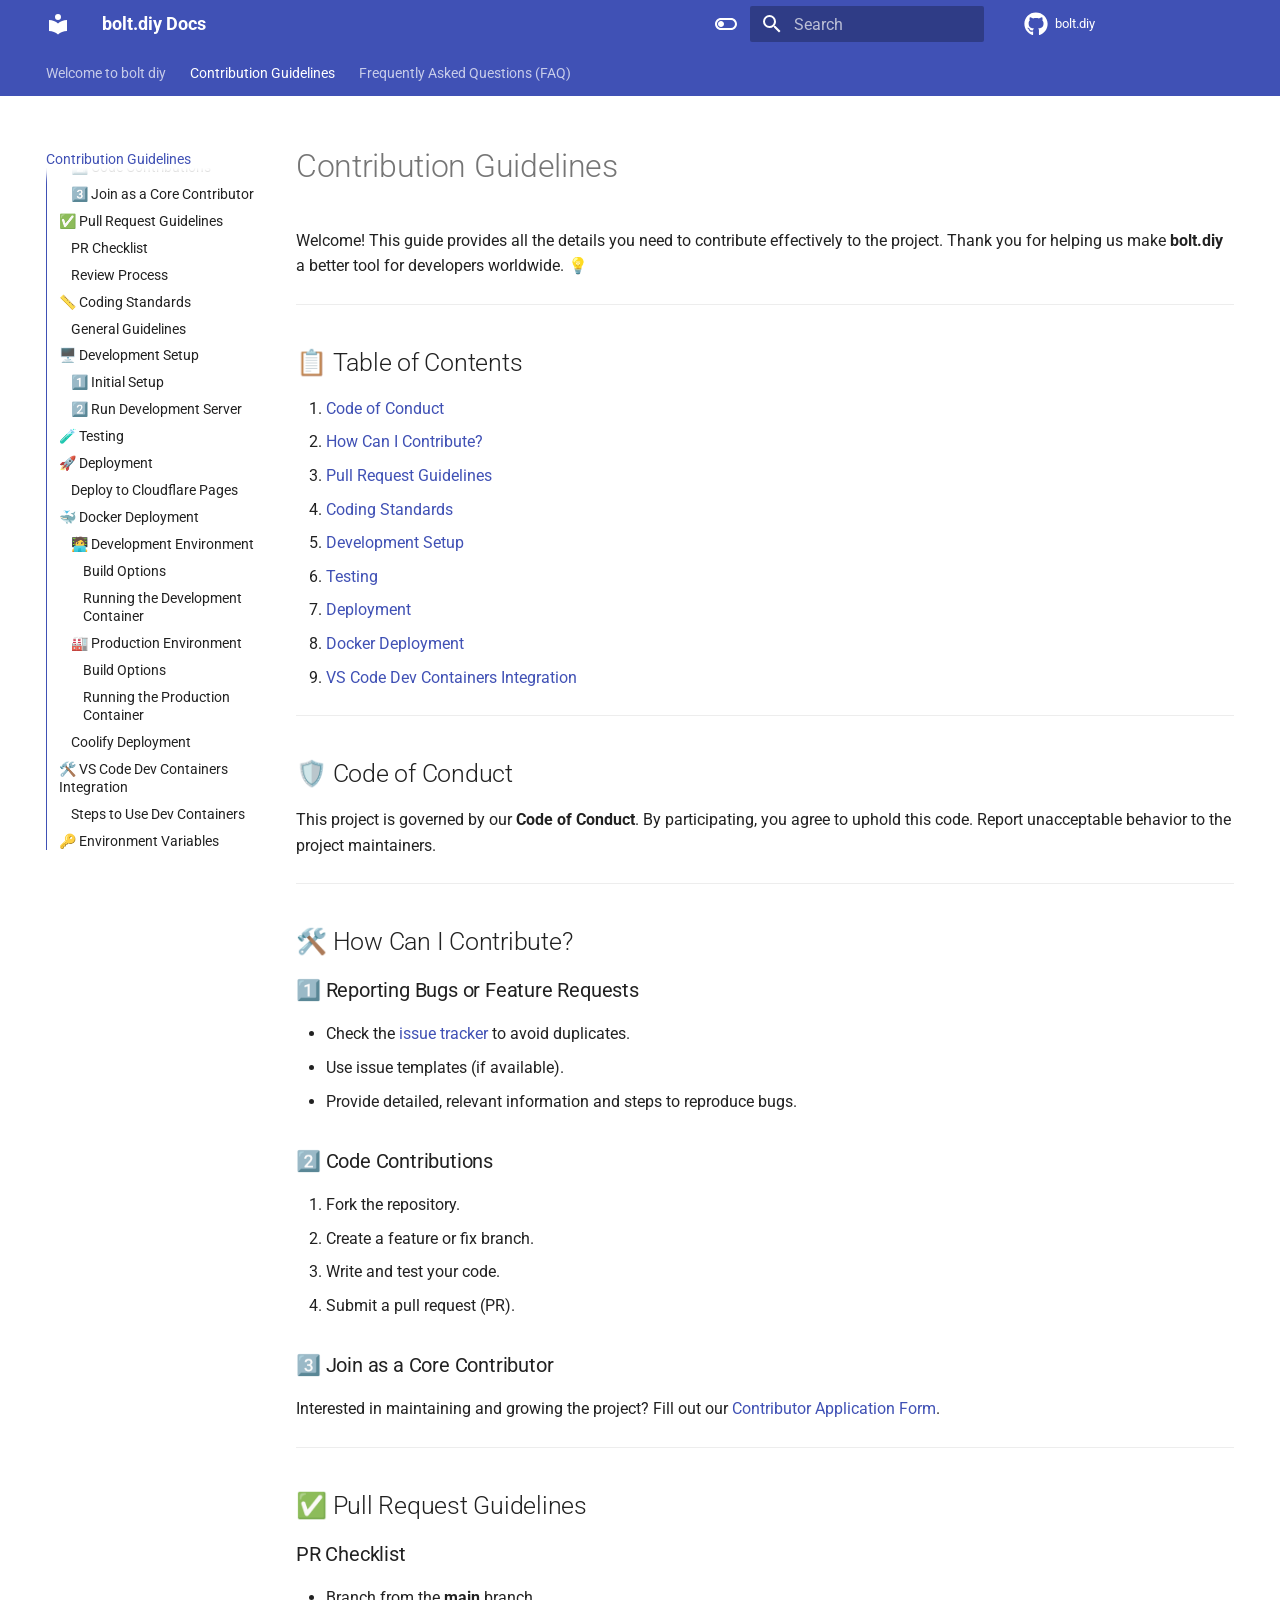
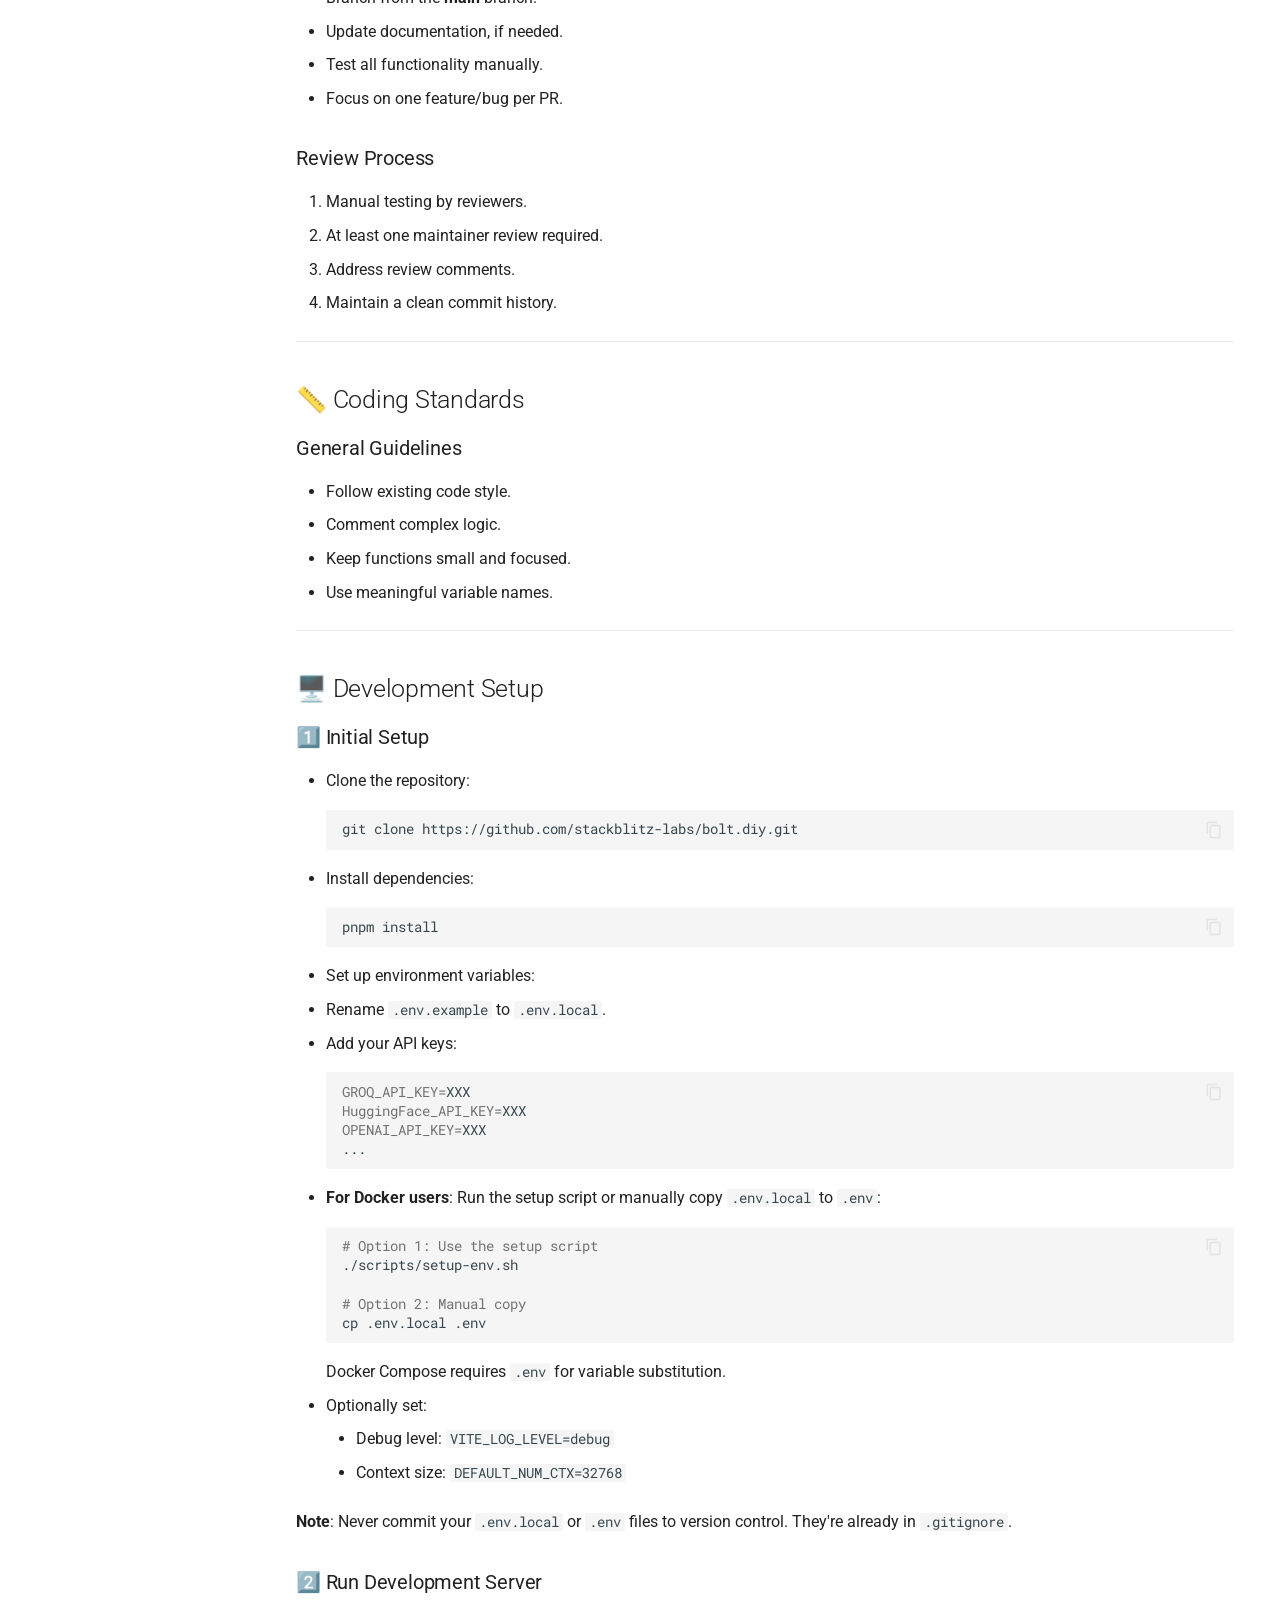
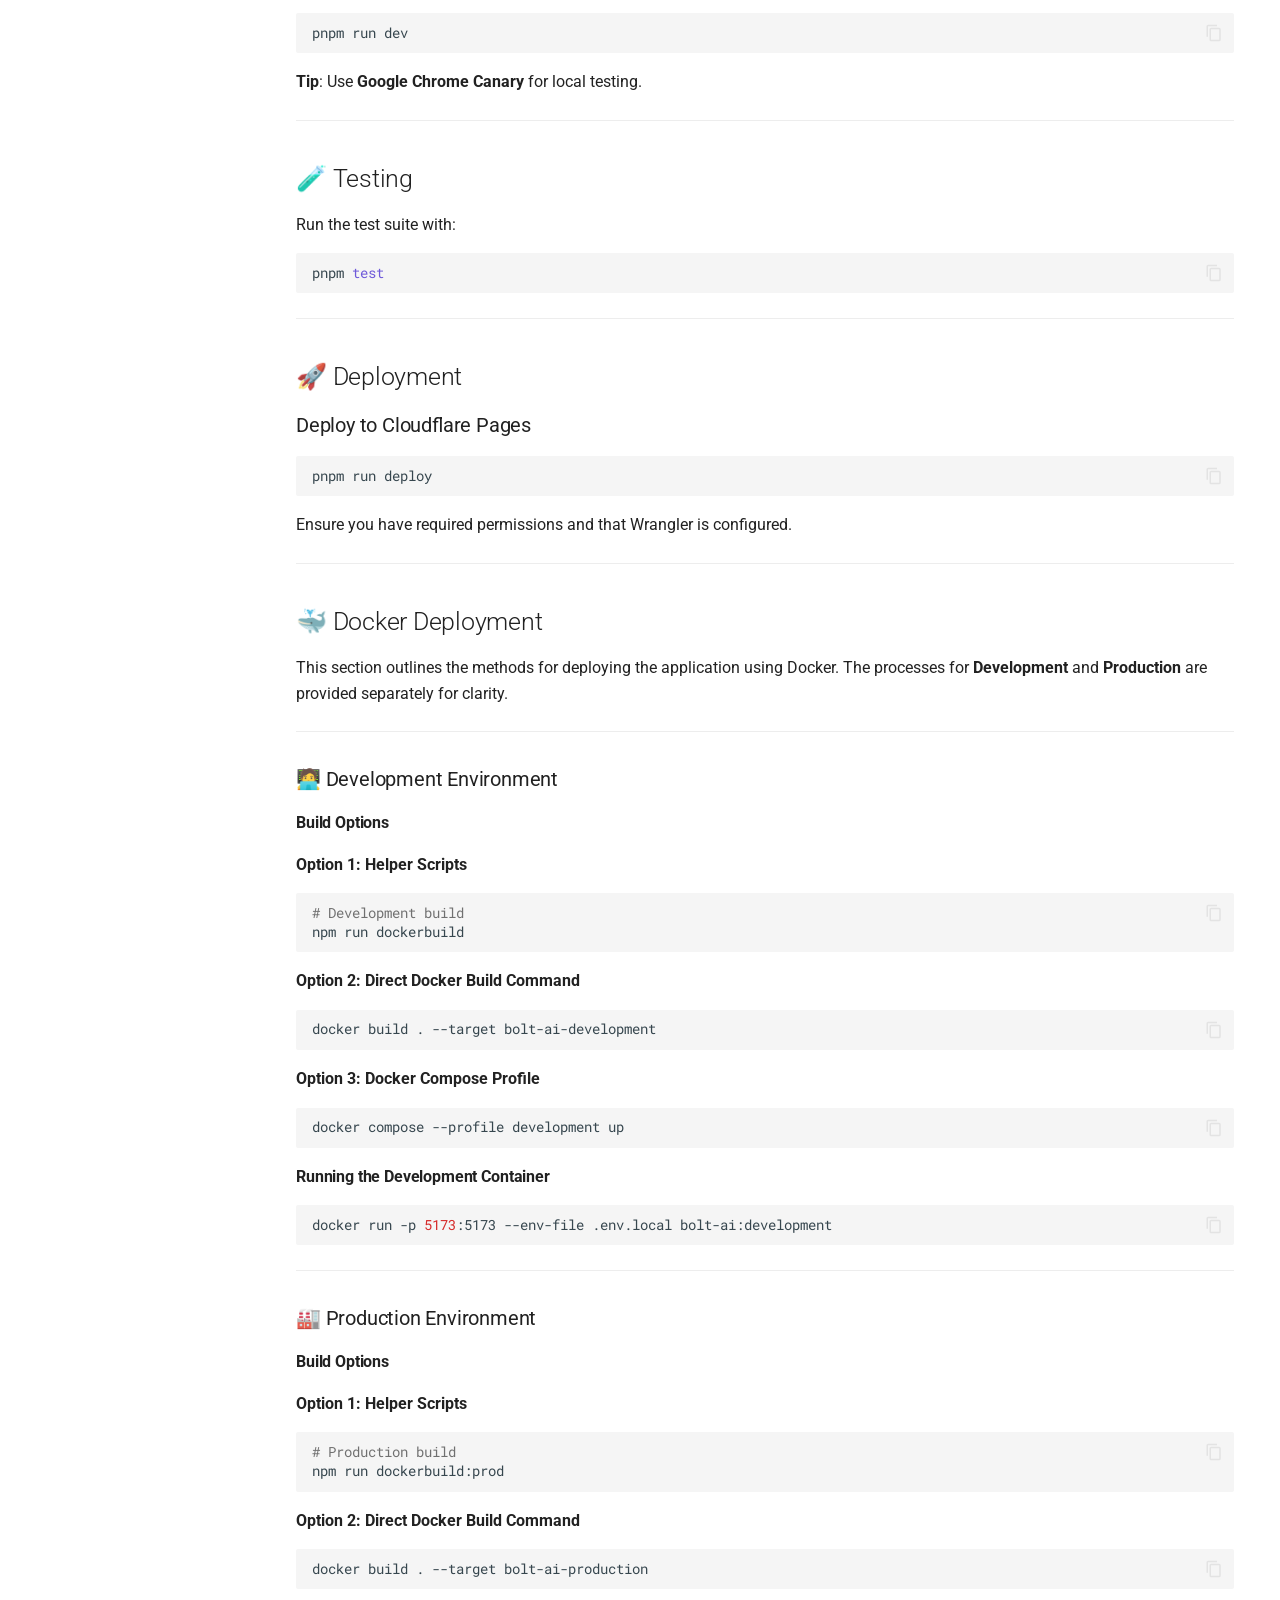
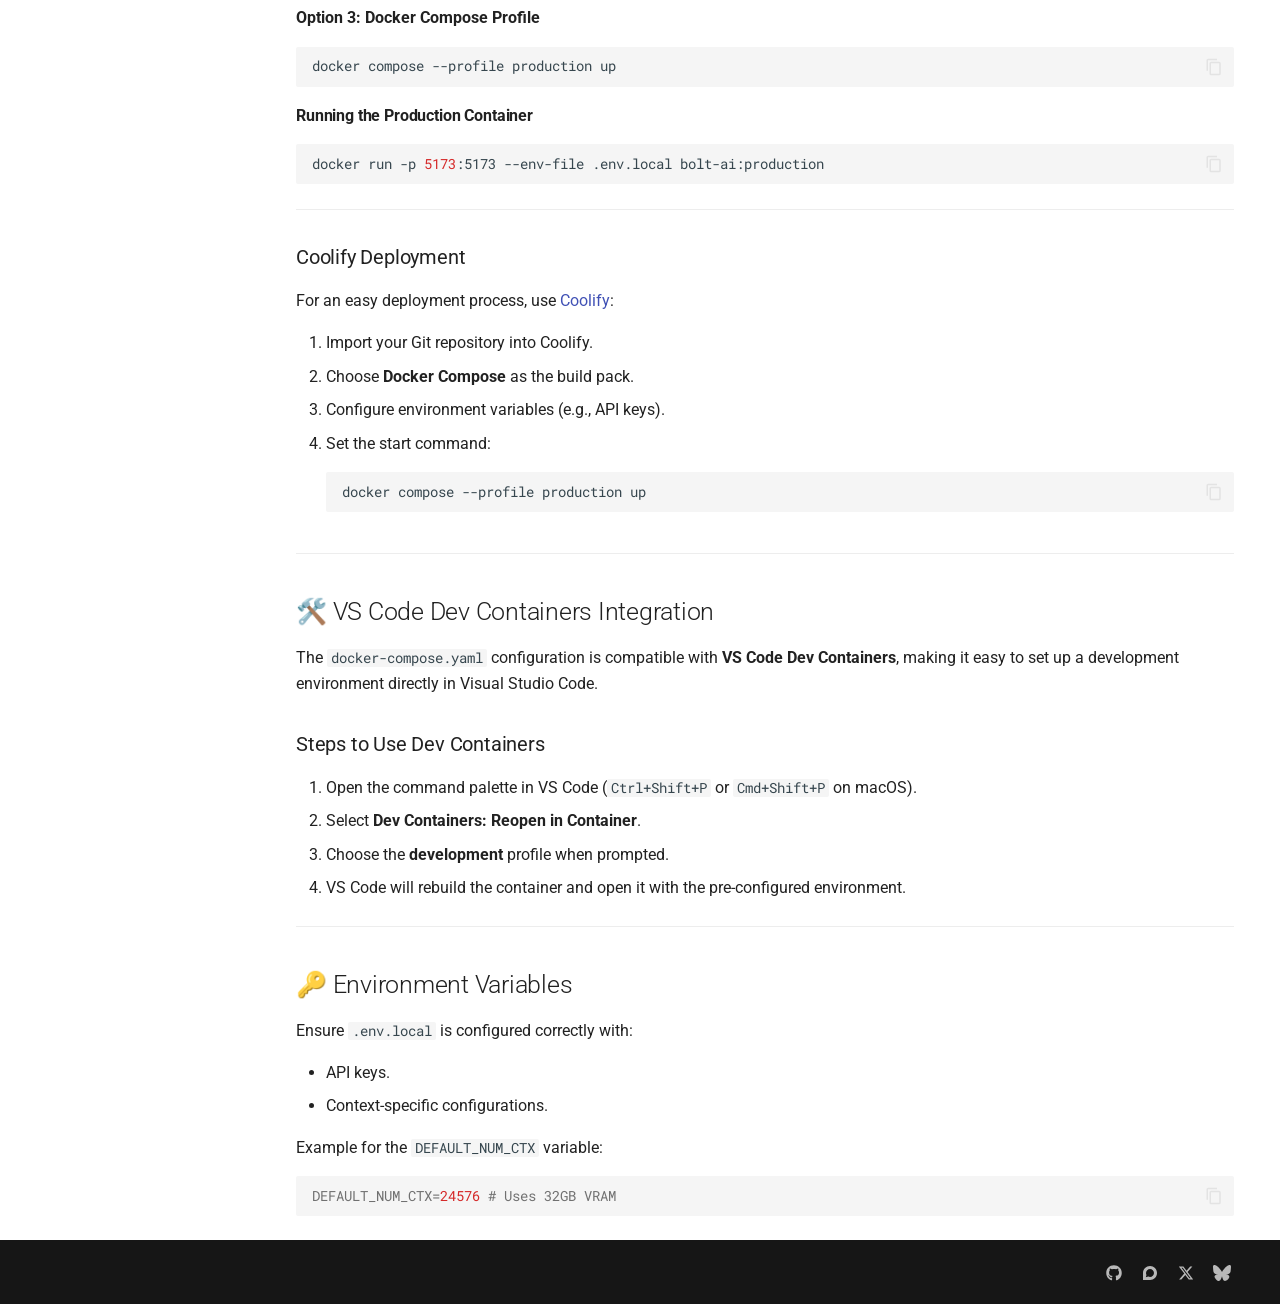
<file: CONTRIBUTING/index.html>
<!doctype html>
<html lang="en" class="no-js">
  <head>
    
      <meta charset="utf-8">
      <meta name="viewport" content="width=device-width,initial-scale=1">
      
      
      
      
        <link rel="prev" href="..">
      
      
        <link rel="next" href="../FAQ/">
      
      
      <link rel="icon" href="../assets/images/favicon.png">
      <meta name="generator" content="mkdocs-1.6.1, mkdocs-material-9.6.18">
    
    
      
        <title>Contribution Guidelines - bolt.diy Docs</title>
      
    
    
      <link rel="stylesheet" href="../assets/stylesheets/main.7e37652d.min.css">
      
        
        <link rel="stylesheet" href="../assets/stylesheets/palette.06af60db.min.css">
      
      


    
    
      
    
    
      
        
        
        <link rel="preconnect" href="https://fonts.gstatic.com" crossorigin>
        <link rel="stylesheet" href="https://fonts.googleapis.com/css?family=Roboto:300,300i,400,400i,700,700i%7CRoboto+Mono:400,400i,700,700i&display=fallback">
        <style>:root{--md-text-font:"Roboto";--md-code-font:"Roboto Mono"}</style>
      
    
    
    <script>__md_scope=new URL("..",location),__md_hash=e=>[...e].reduce(((e,_)=>(e<<5)-e+_.charCodeAt(0)),0),__md_get=(e,_=localStorage,t=__md_scope)=>JSON.parse(_.getItem(t.pathname+"."+e)),__md_set=(e,_,t=localStorage,a=__md_scope)=>{try{t.setItem(a.pathname+"."+e,JSON.stringify(_))}catch(e){}}</script>
    
      

    
    
    
  </head>
  
  
    
    
      
    
    
    
    
    <body dir="ltr" data-md-color-scheme="default" data-md-color-primary="indigo" data-md-color-accent="indigo">
  
    
    <input class="md-toggle" data-md-toggle="drawer" type="checkbox" id="__drawer" autocomplete="off">
    <input class="md-toggle" data-md-toggle="search" type="checkbox" id="__search" autocomplete="off">
    <label class="md-overlay" for="__drawer"></label>
    <div data-md-component="skip">
      
        
        <a href="#contribution-guidelines" class="md-skip">
          Skip to content
        </a>
      
    </div>
    <div data-md-component="announce">
      
    </div>
    
    
      

<header class="md-header" data-md-component="header">
  <nav class="md-header__inner md-grid" aria-label="Header">
    <a href=".." title="bolt.diy Docs" class="md-header__button md-logo" aria-label="bolt.diy Docs" data-md-component="logo">
      
  
  <svg xmlns="http://www.w3.org/2000/svg" viewBox="0 0 24 24"><path d="M12 8a3 3 0 0 0 3-3 3 3 0 0 0-3-3 3 3 0 0 0-3 3 3 3 0 0 0 3 3m0 3.54C9.64 9.35 6.5 8 3 8v11c3.5 0 6.64 1.35 9 3.54 2.36-2.19 5.5-3.54 9-3.54V8c-3.5 0-6.64 1.35-9 3.54"/></svg>

    </a>
    <label class="md-header__button md-icon" for="__drawer">
      
      <svg xmlns="http://www.w3.org/2000/svg" viewBox="0 0 24 24"><path d="M3 6h18v2H3zm0 5h18v2H3zm0 5h18v2H3z"/></svg>
    </label>
    <div class="md-header__title" data-md-component="header-title">
      <div class="md-header__ellipsis">
        <div class="md-header__topic">
          <span class="md-ellipsis">
            bolt.diy Docs
          </span>
        </div>
        <div class="md-header__topic" data-md-component="header-topic">
          <span class="md-ellipsis">
            
              Contribution Guidelines
            
          </span>
        </div>
      </div>
    </div>
    
      
        <form class="md-header__option" data-md-component="palette">
  
    
    
    
    <input class="md-option" data-md-color-media="" data-md-color-scheme="default" data-md-color-primary="indigo" data-md-color-accent="indigo"  aria-label="Switch to dark mode"  type="radio" name="__palette" id="__palette_0">
    
      <label class="md-header__button md-icon" title="Switch to dark mode" for="__palette_1" hidden>
        <svg xmlns="http://www.w3.org/2000/svg" viewBox="0 0 24 24"><path d="M17 6H7c-3.31 0-6 2.69-6 6s2.69 6 6 6h10c3.31 0 6-2.69 6-6s-2.69-6-6-6m0 10H7c-2.21 0-4-1.79-4-4s1.79-4 4-4h10c2.21 0 4 1.79 4 4s-1.79 4-4 4M7 9c-1.66 0-3 1.34-3 3s1.34 3 3 3 3-1.34 3-3-1.34-3-3-3"/></svg>
      </label>
    
  
    
    
    
    <input class="md-option" data-md-color-media="" data-md-color-scheme="slate" data-md-color-primary="indigo" data-md-color-accent="indigo"  aria-label="Switch to light mode"  type="radio" name="__palette" id="__palette_1">
    
      <label class="md-header__button md-icon" title="Switch to light mode" for="__palette_0" hidden>
        <svg xmlns="http://www.w3.org/2000/svg" viewBox="0 0 24 24"><path d="M17 7H7a5 5 0 0 0-5 5 5 5 0 0 0 5 5h10a5 5 0 0 0 5-5 5 5 0 0 0-5-5m0 8a3 3 0 0 1-3-3 3 3 0 0 1 3-3 3 3 0 0 1 3 3 3 3 0 0 1-3 3"/></svg>
      </label>
    
  
</form>
      
    
    
      <script>var palette=__md_get("__palette");if(palette&&palette.color){if("(prefers-color-scheme)"===palette.color.media){var media=matchMedia("(prefers-color-scheme: light)"),input=document.querySelector(media.matches?"[data-md-color-media='(prefers-color-scheme: light)']":"[data-md-color-media='(prefers-color-scheme: dark)']");palette.color.media=input.getAttribute("data-md-color-media"),palette.color.scheme=input.getAttribute("data-md-color-scheme"),palette.color.primary=input.getAttribute("data-md-color-primary"),palette.color.accent=input.getAttribute("data-md-color-accent")}for(var[key,value]of Object.entries(palette.color))document.body.setAttribute("data-md-color-"+key,value)}</script>
    
    
    
      
      
        <label class="md-header__button md-icon" for="__search">
          
          <svg xmlns="http://www.w3.org/2000/svg" viewBox="0 0 24 24"><path d="M9.5 3A6.5 6.5 0 0 1 16 9.5c0 1.61-.59 3.09-1.56 4.23l.27.27h.79l5 5-1.5 1.5-5-5v-.79l-.27-.27A6.52 6.52 0 0 1 9.5 16 6.5 6.5 0 0 1 3 9.5 6.5 6.5 0 0 1 9.5 3m0 2C7 5 5 7 5 9.5S7 14 9.5 14 14 12 14 9.5 12 5 9.5 5"/></svg>
        </label>
        <div class="md-search" data-md-component="search" role="dialog">
  <label class="md-search__overlay" for="__search"></label>
  <div class="md-search__inner" role="search">
    <form class="md-search__form" name="search">
      <input type="text" class="md-search__input" name="query" aria-label="Search" placeholder="Search" autocapitalize="off" autocorrect="off" autocomplete="off" spellcheck="false" data-md-component="search-query" required>
      <label class="md-search__icon md-icon" for="__search">
        
        <svg xmlns="http://www.w3.org/2000/svg" viewBox="0 0 24 24"><path d="M9.5 3A6.5 6.5 0 0 1 16 9.5c0 1.61-.59 3.09-1.56 4.23l.27.27h.79l5 5-1.5 1.5-5-5v-.79l-.27-.27A6.52 6.52 0 0 1 9.5 16 6.5 6.5 0 0 1 3 9.5 6.5 6.5 0 0 1 9.5 3m0 2C7 5 5 7 5 9.5S7 14 9.5 14 14 12 14 9.5 12 5 9.5 5"/></svg>
        
        <svg xmlns="http://www.w3.org/2000/svg" viewBox="0 0 24 24"><path d="M20 11v2H8l5.5 5.5-1.42 1.42L4.16 12l7.92-7.92L13.5 5.5 8 11z"/></svg>
      </label>
      <nav class="md-search__options" aria-label="Search">
        
        <button type="reset" class="md-search__icon md-icon" title="Clear" aria-label="Clear" tabindex="-1">
          
          <svg xmlns="http://www.w3.org/2000/svg" viewBox="0 0 24 24"><path d="M19 6.41 17.59 5 12 10.59 6.41 5 5 6.41 10.59 12 5 17.59 6.41 19 12 13.41 17.59 19 19 17.59 13.41 12z"/></svg>
        </button>
      </nav>
      
        <div class="md-search__suggest" data-md-component="search-suggest"></div>
      
    </form>
    <div class="md-search__output">
      <div class="md-search__scrollwrap" tabindex="0" data-md-scrollfix>
        <div class="md-search-result" data-md-component="search-result">
          <div class="md-search-result__meta">
            Initializing search
          </div>
          <ol class="md-search-result__list" role="presentation"></ol>
        </div>
      </div>
    </div>
  </div>
</div>
      
    
    
      <div class="md-header__source">
        <a href="https://github.com/stackblitz-labs/bolt.diy" title="Go to repository" class="md-source" data-md-component="source">
  <div class="md-source__icon md-icon">
    
    <svg xmlns="http://www.w3.org/2000/svg" viewBox="0 0 512 512"><!--! Font Awesome Free 7.0.0 by @fontawesome - https://fontawesome.com License - https://fontawesome.com/license/free (Icons: CC BY 4.0, Fonts: SIL OFL 1.1, Code: MIT License) Copyright 2025 Fonticons, Inc.--><path fill="currentColor" d="M173.9 397.4c0 2-2.3 3.6-5.2 3.6-3.3.3-5.6-1.3-5.6-3.6 0-2 2.3-3.6 5.2-3.6 3-.3 5.6 1.3 5.6 3.6m-31.1-4.5c-.7 2 1.3 4.3 4.3 4.9 2.6 1 5.6 0 6.2-2s-1.3-4.3-4.3-5.2c-2.6-.7-5.5.3-6.2 2.3m44.2-1.7c-2.9.7-4.9 2.6-4.6 4.9.3 2 2.9 3.3 5.9 2.6 2.9-.7 4.9-2.6 4.6-4.6-.3-1.9-3-3.2-5.9-2.9M252.8 8C114.1 8 8 113.3 8 252c0 110.9 69.8 205.8 169.5 239.2 12.8 2.3 17.3-5.6 17.3-12.1 0-6.2-.3-40.4-.3-61.4 0 0-70 15-84.7-29.8 0 0-11.4-29.1-27.8-36.6 0 0-22.9-15.7 1.6-15.4 0 0 24.9 2 38.6 25.8 21.9 38.6 58.6 27.5 72.9 20.9 2.3-16 8.8-27.1 16-33.7-55.9-6.2-112.3-14.3-112.3-110.5 0-27.5 7.6-41.3 23.6-58.9-2.6-6.5-11.1-33.3 2.6-67.9 20.9-6.5 69 27 69 27 20-5.6 41.5-8.5 62.8-8.5s42.8 2.9 62.8 8.5c0 0 48.1-33.6 69-27 13.7 34.7 5.2 61.4 2.6 67.9 16 17.7 25.8 31.5 25.8 58.9 0 96.5-58.9 104.2-114.8 110.5 9.2 7.9 17 22.9 17 46.4 0 33.7-.3 75.4-.3 83.6 0 6.5 4.6 14.4 17.3 12.1C436.2 457.8 504 362.9 504 252 504 113.3 391.5 8 252.8 8M105.2 352.9c-1.3 1-1 3.3.7 5.2 1.6 1.6 3.9 2.3 5.2 1 1.3-1 1-3.3-.7-5.2-1.6-1.6-3.9-2.3-5.2-1m-10.8-8.1c-.7 1.3.3 2.9 2.3 3.9 1.6 1 3.6.7 4.3-.7.7-1.3-.3-2.9-2.3-3.9-2-.6-3.6-.3-4.3.7m32.4 35.6c-1.6 1.3-1 4.3 1.3 6.2 2.3 2.3 5.2 2.6 6.5 1 1.3-1.3.7-4.3-1.3-6.2-2.2-2.3-5.2-2.6-6.5-1m-11.4-14.7c-1.6 1-1.6 3.6 0 5.9s4.3 3.3 5.6 2.3c1.6-1.3 1.6-3.9 0-6.2-1.4-2.3-4-3.3-5.6-2"/></svg>
  </div>
  <div class="md-source__repository">
    bolt.diy
  </div>
</a>
      </div>
    
  </nav>
  
</header>
    
    <div class="md-container" data-md-component="container">
      
      
        
          
            
<nav class="md-tabs" aria-label="Tabs" data-md-component="tabs">
  <div class="md-grid">
    <ul class="md-tabs__list">
      
        
  
  
  
  
    <li class="md-tabs__item">
      <a href=".." class="md-tabs__link">
        
  
  
    
  
  Welcome to bolt diy

      </a>
    </li>
  

      
        
  
  
  
    
  
  
    <li class="md-tabs__item md-tabs__item--active">
      <a href="./" class="md-tabs__link">
        
  
  
    
  
  Contribution Guidelines

      </a>
    </li>
  

      
        
  
  
  
  
    <li class="md-tabs__item">
      <a href="../FAQ/" class="md-tabs__link">
        
  
  
    
  
  Frequently Asked Questions (FAQ)

      </a>
    </li>
  

      
    </ul>
  </div>
</nav>
          
        
      
      <main class="md-main" data-md-component="main">
        <div class="md-main__inner md-grid">
          
            
              
              <div class="md-sidebar md-sidebar--primary" data-md-component="sidebar" data-md-type="navigation" >
                <div class="md-sidebar__scrollwrap">
                  <div class="md-sidebar__inner">
                    


  


  

<nav class="md-nav md-nav--primary md-nav--lifted md-nav--integrated" aria-label="Navigation" data-md-level="0">
  <label class="md-nav__title" for="__drawer">
    <a href=".." title="bolt.diy Docs" class="md-nav__button md-logo" aria-label="bolt.diy Docs" data-md-component="logo">
      
  
  <svg xmlns="http://www.w3.org/2000/svg" viewBox="0 0 24 24"><path d="M12 8a3 3 0 0 0 3-3 3 3 0 0 0-3-3 3 3 0 0 0-3 3 3 3 0 0 0 3 3m0 3.54C9.64 9.35 6.5 8 3 8v11c3.5 0 6.64 1.35 9 3.54 2.36-2.19 5.5-3.54 9-3.54V8c-3.5 0-6.64 1.35-9 3.54"/></svg>

    </a>
    bolt.diy Docs
  </label>
  
    <div class="md-nav__source">
      <a href="https://github.com/stackblitz-labs/bolt.diy" title="Go to repository" class="md-source" data-md-component="source">
  <div class="md-source__icon md-icon">
    
    <svg xmlns="http://www.w3.org/2000/svg" viewBox="0 0 512 512"><!--! Font Awesome Free 7.0.0 by @fontawesome - https://fontawesome.com License - https://fontawesome.com/license/free (Icons: CC BY 4.0, Fonts: SIL OFL 1.1, Code: MIT License) Copyright 2025 Fonticons, Inc.--><path fill="currentColor" d="M173.9 397.4c0 2-2.3 3.6-5.2 3.6-3.3.3-5.6-1.3-5.6-3.6 0-2 2.3-3.6 5.2-3.6 3-.3 5.6 1.3 5.6 3.6m-31.1-4.5c-.7 2 1.3 4.3 4.3 4.9 2.6 1 5.6 0 6.2-2s-1.3-4.3-4.3-5.2c-2.6-.7-5.5.3-6.2 2.3m44.2-1.7c-2.9.7-4.9 2.6-4.6 4.9.3 2 2.9 3.3 5.9 2.6 2.9-.7 4.9-2.6 4.6-4.6-.3-1.9-3-3.2-5.9-2.9M252.8 8C114.1 8 8 113.3 8 252c0 110.9 69.8 205.8 169.5 239.2 12.8 2.3 17.3-5.6 17.3-12.1 0-6.2-.3-40.4-.3-61.4 0 0-70 15-84.7-29.8 0 0-11.4-29.1-27.8-36.6 0 0-22.9-15.7 1.6-15.4 0 0 24.9 2 38.6 25.8 21.9 38.6 58.6 27.5 72.9 20.9 2.3-16 8.8-27.1 16-33.7-55.9-6.2-112.3-14.3-112.3-110.5 0-27.5 7.6-41.3 23.6-58.9-2.6-6.5-11.1-33.3 2.6-67.9 20.9-6.5 69 27 69 27 20-5.6 41.5-8.5 62.8-8.5s42.8 2.9 62.8 8.5c0 0 48.1-33.6 69-27 13.7 34.7 5.2 61.4 2.6 67.9 16 17.7 25.8 31.5 25.8 58.9 0 96.5-58.9 104.2-114.8 110.5 9.2 7.9 17 22.9 17 46.4 0 33.7-.3 75.4-.3 83.6 0 6.5 4.6 14.4 17.3 12.1C436.2 457.8 504 362.9 504 252 504 113.3 391.5 8 252.8 8M105.2 352.9c-1.3 1-1 3.3.7 5.2 1.6 1.6 3.9 2.3 5.2 1 1.3-1 1-3.3-.7-5.2-1.6-1.6-3.9-2.3-5.2-1m-10.8-8.1c-.7 1.3.3 2.9 2.3 3.9 1.6 1 3.6.7 4.3-.7.7-1.3-.3-2.9-2.3-3.9-2-.6-3.6-.3-4.3.7m32.4 35.6c-1.6 1.3-1 4.3 1.3 6.2 2.3 2.3 5.2 2.6 6.5 1 1.3-1.3.7-4.3-1.3-6.2-2.2-2.3-5.2-2.6-6.5-1m-11.4-14.7c-1.6 1-1.6 3.6 0 5.9s4.3 3.3 5.6 2.3c1.6-1.3 1.6-3.9 0-6.2-1.4-2.3-4-3.3-5.6-2"/></svg>
  </div>
  <div class="md-source__repository">
    bolt.diy
  </div>
</a>
    </div>
  
  <ul class="md-nav__list" data-md-scrollfix>
    
      
      
  
  
  
  
    <li class="md-nav__item">
      <a href=".." class="md-nav__link">
        
  
  
  <span class="md-ellipsis">
    Welcome to bolt diy
    
  </span>
  

      </a>
    </li>
  

    
      
      
  
  
    
  
  
  
    <li class="md-nav__item md-nav__item--active">
      
      <input class="md-nav__toggle md-toggle" type="checkbox" id="__toc">
      
      
        
      
      
        <label class="md-nav__link md-nav__link--active" for="__toc">
          
  
  
  <span class="md-ellipsis">
    Contribution Guidelines
    
  </span>
  

          <span class="md-nav__icon md-icon"></span>
        </label>
      
      <a href="./" class="md-nav__link md-nav__link--active">
        
  
  
  <span class="md-ellipsis">
    Contribution Guidelines
    
  </span>
  

      </a>
      
        

<nav class="md-nav md-nav--secondary" aria-label="Table of contents">
  
  
  
    
  
  
    <label class="md-nav__title" for="__toc">
      <span class="md-nav__icon md-icon"></span>
      Table of contents
    </label>
    <ul class="md-nav__list" data-md-component="toc" data-md-scrollfix>
      
        <li class="md-nav__item">
  <a href="#table-of-contents" class="md-nav__link">
    <span class="md-ellipsis">
      📋 Table of Contents
    </span>
  </a>
  
</li>
      
        <li class="md-nav__item">
  <a href="#code-of-conduct" class="md-nav__link">
    <span class="md-ellipsis">
      🛡️ Code of Conduct
    </span>
  </a>
  
</li>
      
        <li class="md-nav__item">
  <a href="#how-can-i-contribute" class="md-nav__link">
    <span class="md-ellipsis">
      🛠️ How Can I Contribute?
    </span>
  </a>
  
    <nav class="md-nav" aria-label="🛠️ How Can I Contribute?">
      <ul class="md-nav__list">
        
          <li class="md-nav__item">
  <a href="#1-reporting-bugs-or-feature-requests" class="md-nav__link">
    <span class="md-ellipsis">
      1️⃣ Reporting Bugs or Feature Requests
    </span>
  </a>
  
</li>
        
          <li class="md-nav__item">
  <a href="#2-code-contributions" class="md-nav__link">
    <span class="md-ellipsis">
      2️⃣ Code Contributions
    </span>
  </a>
  
</li>
        
          <li class="md-nav__item">
  <a href="#3-join-as-a-core-contributor" class="md-nav__link">
    <span class="md-ellipsis">
      3️⃣ Join as a Core Contributor
    </span>
  </a>
  
</li>
        
      </ul>
    </nav>
  
</li>
      
        <li class="md-nav__item">
  <a href="#pull-request-guidelines" class="md-nav__link">
    <span class="md-ellipsis">
      ✅ Pull Request Guidelines
    </span>
  </a>
  
    <nav class="md-nav" aria-label="✅ Pull Request Guidelines">
      <ul class="md-nav__list">
        
          <li class="md-nav__item">
  <a href="#pr-checklist" class="md-nav__link">
    <span class="md-ellipsis">
      PR Checklist
    </span>
  </a>
  
</li>
        
          <li class="md-nav__item">
  <a href="#review-process" class="md-nav__link">
    <span class="md-ellipsis">
      Review Process
    </span>
  </a>
  
</li>
        
      </ul>
    </nav>
  
</li>
      
        <li class="md-nav__item">
  <a href="#coding-standards" class="md-nav__link">
    <span class="md-ellipsis">
      📏 Coding Standards
    </span>
  </a>
  
    <nav class="md-nav" aria-label="📏 Coding Standards">
      <ul class="md-nav__list">
        
          <li class="md-nav__item">
  <a href="#general-guidelines" class="md-nav__link">
    <span class="md-ellipsis">
      General Guidelines
    </span>
  </a>
  
</li>
        
      </ul>
    </nav>
  
</li>
      
        <li class="md-nav__item">
  <a href="#development-setup" class="md-nav__link">
    <span class="md-ellipsis">
      🖥️ Development Setup
    </span>
  </a>
  
    <nav class="md-nav" aria-label="🖥️ Development Setup">
      <ul class="md-nav__list">
        
          <li class="md-nav__item">
  <a href="#1-initial-setup" class="md-nav__link">
    <span class="md-ellipsis">
      1️⃣ Initial Setup
    </span>
  </a>
  
</li>
        
          <li class="md-nav__item">
  <a href="#2-run-development-server" class="md-nav__link">
    <span class="md-ellipsis">
      2️⃣ Run Development Server
    </span>
  </a>
  
</li>
        
      </ul>
    </nav>
  
</li>
      
        <li class="md-nav__item">
  <a href="#testing" class="md-nav__link">
    <span class="md-ellipsis">
      🧪 Testing
    </span>
  </a>
  
</li>
      
        <li class="md-nav__item">
  <a href="#deployment" class="md-nav__link">
    <span class="md-ellipsis">
      🚀 Deployment
    </span>
  </a>
  
    <nav class="md-nav" aria-label="🚀 Deployment">
      <ul class="md-nav__list">
        
          <li class="md-nav__item">
  <a href="#deploy-to-cloudflare-pages" class="md-nav__link">
    <span class="md-ellipsis">
      Deploy to Cloudflare Pages
    </span>
  </a>
  
</li>
        
      </ul>
    </nav>
  
</li>
      
        <li class="md-nav__item">
  <a href="#docker-deployment" class="md-nav__link">
    <span class="md-ellipsis">
      🐳 Docker Deployment
    </span>
  </a>
  
    <nav class="md-nav" aria-label="🐳 Docker Deployment">
      <ul class="md-nav__list">
        
          <li class="md-nav__item">
  <a href="#development-environment" class="md-nav__link">
    <span class="md-ellipsis">
      🧑‍💻 Development Environment
    </span>
  </a>
  
    <nav class="md-nav" aria-label="🧑‍💻 Development Environment">
      <ul class="md-nav__list">
        
          <li class="md-nav__item">
  <a href="#build-options" class="md-nav__link">
    <span class="md-ellipsis">
      Build Options
    </span>
  </a>
  
</li>
        
          <li class="md-nav__item">
  <a href="#running-the-development-container" class="md-nav__link">
    <span class="md-ellipsis">
      Running the Development Container
    </span>
  </a>
  
</li>
        
      </ul>
    </nav>
  
</li>
        
          <li class="md-nav__item">
  <a href="#production-environment" class="md-nav__link">
    <span class="md-ellipsis">
      🏭 Production Environment
    </span>
  </a>
  
    <nav class="md-nav" aria-label="🏭 Production Environment">
      <ul class="md-nav__list">
        
          <li class="md-nav__item">
  <a href="#build-options_1" class="md-nav__link">
    <span class="md-ellipsis">
      Build Options
    </span>
  </a>
  
</li>
        
          <li class="md-nav__item">
  <a href="#running-the-production-container" class="md-nav__link">
    <span class="md-ellipsis">
      Running the Production Container
    </span>
  </a>
  
</li>
        
      </ul>
    </nav>
  
</li>
        
          <li class="md-nav__item">
  <a href="#coolify-deployment" class="md-nav__link">
    <span class="md-ellipsis">
      Coolify Deployment
    </span>
  </a>
  
</li>
        
      </ul>
    </nav>
  
</li>
      
        <li class="md-nav__item">
  <a href="#vs-code-dev-containers-integration" class="md-nav__link">
    <span class="md-ellipsis">
      🛠️ VS Code Dev Containers Integration
    </span>
  </a>
  
    <nav class="md-nav" aria-label="🛠️ VS Code Dev Containers Integration">
      <ul class="md-nav__list">
        
          <li class="md-nav__item">
  <a href="#steps-to-use-dev-containers" class="md-nav__link">
    <span class="md-ellipsis">
      Steps to Use Dev Containers
    </span>
  </a>
  
</li>
        
      </ul>
    </nav>
  
</li>
      
        <li class="md-nav__item">
  <a href="#environment-variables" class="md-nav__link">
    <span class="md-ellipsis">
      🔑 Environment Variables
    </span>
  </a>
  
</li>
      
    </ul>
  
</nav>
      
    </li>
  

    
      
      
  
  
  
  
    <li class="md-nav__item">
      <a href="../FAQ/" class="md-nav__link">
        
  
  
  <span class="md-ellipsis">
    Frequently Asked Questions (FAQ)
    
  </span>
  

      </a>
    </li>
  

    
  </ul>
</nav>
                  </div>
                </div>
              </div>
            
            
          
          
            <div class="md-content" data-md-component="content">
              <article class="md-content__inner md-typeset">
                
                  



<h1 id="contribution-guidelines">Contribution Guidelines<a class="headerlink" href="#contribution-guidelines" title="Permanent link">&para;</a></h1>
<p>Welcome! This guide provides all the details you need to contribute effectively to the project. Thank you for helping us make <strong>bolt.diy</strong> a better tool for developers worldwide. 💡</p>
<hr />
<h2 id="table-of-contents">📋 Table of Contents<a class="headerlink" href="#table-of-contents" title="Permanent link">&para;</a></h2>
<ol>
<li><a href="#code-of-conduct">Code of Conduct</a></li>
<li><a href="#how-can-i-contribute">How Can I Contribute?</a></li>
<li><a href="#pull-request-guidelines">Pull Request Guidelines</a></li>
<li><a href="#coding-standards">Coding Standards</a></li>
<li><a href="#development-setup">Development Setup</a></li>
<li><a href="#testing">Testing</a></li>
<li><a href="#deployment">Deployment</a></li>
<li><a href="#docker-deployment">Docker Deployment</a></li>
<li><a href="#vs-code-dev-containers-integration">VS Code Dev Containers Integration</a></li>
</ol>
<hr />
<h2 id="code-of-conduct">🛡️ Code of Conduct<a class="headerlink" href="#code-of-conduct" title="Permanent link">&para;</a></h2>
<p>This project is governed by our <strong>Code of Conduct</strong>. By participating, you agree to uphold this code. Report unacceptable behavior to the project maintainers.</p>
<hr />
<h2 id="how-can-i-contribute">🛠️ How Can I Contribute?<a class="headerlink" href="#how-can-i-contribute" title="Permanent link">&para;</a></h2>
<h3 id="1-reporting-bugs-or-feature-requests">1️⃣ Reporting Bugs or Feature Requests<a class="headerlink" href="#1-reporting-bugs-or-feature-requests" title="Permanent link">&para;</a></h3>
<ul>
<li>Check the <a href="#">issue tracker</a> to avoid duplicates.</li>
<li>Use issue templates (if available).</li>
<li>Provide detailed, relevant information and steps to reproduce bugs.</li>
</ul>
<h3 id="2-code-contributions">2️⃣ Code Contributions<a class="headerlink" href="#2-code-contributions" title="Permanent link">&para;</a></h3>
<ol>
<li>Fork the repository.</li>
<li>Create a feature or fix branch.</li>
<li>Write and test your code.</li>
<li>Submit a pull request (PR).</li>
</ol>
<h3 id="3-join-as-a-core-contributor">3️⃣ Join as a Core Contributor<a class="headerlink" href="#3-join-as-a-core-contributor" title="Permanent link">&para;</a></h3>
<p>Interested in maintaining and growing the project? Fill out our <a href="https://forms.gle/TBSteXSDCtBDwr5m7">Contributor Application Form</a>.</p>
<hr />
<h2 id="pull-request-guidelines">✅ Pull Request Guidelines<a class="headerlink" href="#pull-request-guidelines" title="Permanent link">&para;</a></h2>
<h3 id="pr-checklist">PR Checklist<a class="headerlink" href="#pr-checklist" title="Permanent link">&para;</a></h3>
<ul>
<li>Branch from the <strong>main</strong> branch.</li>
<li>Update documentation, if needed.</li>
<li>Test all functionality manually.</li>
<li>Focus on one feature/bug per PR.</li>
</ul>
<h3 id="review-process">Review Process<a class="headerlink" href="#review-process" title="Permanent link">&para;</a></h3>
<ol>
<li>Manual testing by reviewers.</li>
<li>At least one maintainer review required.</li>
<li>Address review comments.</li>
<li>Maintain a clean commit history.</li>
</ol>
<hr />
<h2 id="coding-standards">📏 Coding Standards<a class="headerlink" href="#coding-standards" title="Permanent link">&para;</a></h2>
<h3 id="general-guidelines">General Guidelines<a class="headerlink" href="#general-guidelines" title="Permanent link">&para;</a></h3>
<ul>
<li>Follow existing code style.</li>
<li>Comment complex logic.</li>
<li>Keep functions small and focused.</li>
<li>Use meaningful variable names.</li>
</ul>
<hr />
<h2 id="development-setup">🖥️ Development Setup<a class="headerlink" href="#development-setup" title="Permanent link">&para;</a></h2>
<h3 id="1-initial-setup">1️⃣ Initial Setup<a class="headerlink" href="#1-initial-setup" title="Permanent link">&para;</a></h3>
<ul>
<li>Clone the repository:
  <div class="highlight"><pre><span></span><code><a id="__codelineno-0-1" name="__codelineno-0-1" href="#__codelineno-0-1"></a>git<span class="w"> </span>clone<span class="w"> </span>https://github.com/stackblitz-labs/bolt.diy.git
</code></pre></div></li>
<li>Install dependencies:
  <div class="highlight"><pre><span></span><code><a id="__codelineno-1-1" name="__codelineno-1-1" href="#__codelineno-1-1"></a>pnpm<span class="w"> </span>install
</code></pre></div></li>
<li>Set up environment variables:</li>
<li>Rename <code>.env.example</code> to <code>.env.local</code>.</li>
<li>Add your API keys:
     <div class="highlight"><pre><span></span><code><a id="__codelineno-2-1" name="__codelineno-2-1" href="#__codelineno-2-1"></a><span class="nv">GROQ_API_KEY</span><span class="o">=</span>XXX
<a id="__codelineno-2-2" name="__codelineno-2-2" href="#__codelineno-2-2"></a><span class="nv">HuggingFace_API_KEY</span><span class="o">=</span>XXX
<a id="__codelineno-2-3" name="__codelineno-2-3" href="#__codelineno-2-3"></a><span class="nv">OPENAI_API_KEY</span><span class="o">=</span>XXX
<a id="__codelineno-2-4" name="__codelineno-2-4" href="#__codelineno-2-4"></a>...
</code></pre></div></li>
<li><strong>For Docker users</strong>: Run the setup script or manually copy <code>.env.local</code> to <code>.env</code>:
     <div class="highlight"><pre><span></span><code><a id="__codelineno-3-1" name="__codelineno-3-1" href="#__codelineno-3-1"></a><span class="c1"># Option 1: Use the setup script</span>
<a id="__codelineno-3-2" name="__codelineno-3-2" href="#__codelineno-3-2"></a>./scripts/setup-env.sh
<a id="__codelineno-3-3" name="__codelineno-3-3" href="#__codelineno-3-3"></a>
<a id="__codelineno-3-4" name="__codelineno-3-4" href="#__codelineno-3-4"></a><span class="c1"># Option 2: Manual copy</span>
<a id="__codelineno-3-5" name="__codelineno-3-5" href="#__codelineno-3-5"></a>cp<span class="w"> </span>.env.local<span class="w"> </span>.env
</code></pre></div>
     Docker Compose requires <code>.env</code> for variable substitution.</li>
<li>Optionally set:<ul>
<li>Debug level: <code>VITE_LOG_LEVEL=debug</code></li>
<li>Context size: <code>DEFAULT_NUM_CTX=32768</code></li>
</ul>
</li>
</ul>
<p><strong>Note</strong>: Never commit your <code>.env.local</code> or <code>.env</code> files to version control. They're already in <code>.gitignore</code>.</p>
<h3 id="2-run-development-server">2️⃣ Run Development Server<a class="headerlink" href="#2-run-development-server" title="Permanent link">&para;</a></h3>
<div class="highlight"><pre><span></span><code><a id="__codelineno-4-1" name="__codelineno-4-1" href="#__codelineno-4-1"></a>pnpm<span class="w"> </span>run<span class="w"> </span>dev
</code></pre></div>
<p><strong>Tip</strong>: Use <strong>Google Chrome Canary</strong> for local testing.</p>
<hr />
<h2 id="testing">🧪 Testing<a class="headerlink" href="#testing" title="Permanent link">&para;</a></h2>
<p>Run the test suite with:</p>
<div class="highlight"><pre><span></span><code><a id="__codelineno-5-1" name="__codelineno-5-1" href="#__codelineno-5-1"></a>pnpm<span class="w"> </span><span class="nb">test</span>
</code></pre></div>
<hr />
<h2 id="deployment">🚀 Deployment<a class="headerlink" href="#deployment" title="Permanent link">&para;</a></h2>
<h3 id="deploy-to-cloudflare-pages">Deploy to Cloudflare Pages<a class="headerlink" href="#deploy-to-cloudflare-pages" title="Permanent link">&para;</a></h3>
<div class="highlight"><pre><span></span><code><a id="__codelineno-6-1" name="__codelineno-6-1" href="#__codelineno-6-1"></a>pnpm<span class="w"> </span>run<span class="w"> </span>deploy
</code></pre></div>
<p>Ensure you have required permissions and that Wrangler is configured.</p>
<hr />
<h2 id="docker-deployment">🐳 Docker Deployment<a class="headerlink" href="#docker-deployment" title="Permanent link">&para;</a></h2>
<p>This section outlines the methods for deploying the application using Docker. The processes for <strong>Development</strong> and <strong>Production</strong> are provided separately for clarity.</p>
<hr />
<h3 id="development-environment">🧑‍💻 Development Environment<a class="headerlink" href="#development-environment" title="Permanent link">&para;</a></h3>
<h4 id="build-options">Build Options<a class="headerlink" href="#build-options" title="Permanent link">&para;</a></h4>
<p><strong>Option 1: Helper Scripts</strong></p>
<div class="highlight"><pre><span></span><code><a id="__codelineno-7-1" name="__codelineno-7-1" href="#__codelineno-7-1"></a><span class="c1"># Development build</span>
<a id="__codelineno-7-2" name="__codelineno-7-2" href="#__codelineno-7-2"></a>npm<span class="w"> </span>run<span class="w"> </span>dockerbuild
</code></pre></div>
<p><strong>Option 2: Direct Docker Build Command</strong></p>
<div class="highlight"><pre><span></span><code><a id="__codelineno-8-1" name="__codelineno-8-1" href="#__codelineno-8-1"></a>docker<span class="w"> </span>build<span class="w"> </span>.<span class="w"> </span>--target<span class="w"> </span>bolt-ai-development
</code></pre></div>
<p><strong>Option 3: Docker Compose Profile</strong></p>
<div class="highlight"><pre><span></span><code><a id="__codelineno-9-1" name="__codelineno-9-1" href="#__codelineno-9-1"></a>docker<span class="w"> </span>compose<span class="w"> </span>--profile<span class="w"> </span>development<span class="w"> </span>up
</code></pre></div>
<h4 id="running-the-development-container">Running the Development Container<a class="headerlink" href="#running-the-development-container" title="Permanent link">&para;</a></h4>
<div class="highlight"><pre><span></span><code><a id="__codelineno-10-1" name="__codelineno-10-1" href="#__codelineno-10-1"></a>docker<span class="w"> </span>run<span class="w"> </span>-p<span class="w"> </span><span class="m">5173</span>:5173<span class="w"> </span>--env-file<span class="w"> </span>.env.local<span class="w"> </span>bolt-ai:development
</code></pre></div>
<hr />
<h3 id="production-environment">🏭 Production Environment<a class="headerlink" href="#production-environment" title="Permanent link">&para;</a></h3>
<h4 id="build-options_1">Build Options<a class="headerlink" href="#build-options_1" title="Permanent link">&para;</a></h4>
<p><strong>Option 1: Helper Scripts</strong></p>
<div class="highlight"><pre><span></span><code><a id="__codelineno-11-1" name="__codelineno-11-1" href="#__codelineno-11-1"></a><span class="c1"># Production build</span>
<a id="__codelineno-11-2" name="__codelineno-11-2" href="#__codelineno-11-2"></a>npm<span class="w"> </span>run<span class="w"> </span>dockerbuild:prod
</code></pre></div>
<p><strong>Option 2: Direct Docker Build Command</strong></p>
<div class="highlight"><pre><span></span><code><a id="__codelineno-12-1" name="__codelineno-12-1" href="#__codelineno-12-1"></a>docker<span class="w"> </span>build<span class="w"> </span>.<span class="w"> </span>--target<span class="w"> </span>bolt-ai-production
</code></pre></div>
<p><strong>Option 3: Docker Compose Profile</strong></p>
<div class="highlight"><pre><span></span><code><a id="__codelineno-13-1" name="__codelineno-13-1" href="#__codelineno-13-1"></a>docker<span class="w"> </span>compose<span class="w"> </span>--profile<span class="w"> </span>production<span class="w"> </span>up
</code></pre></div>
<h4 id="running-the-production-container">Running the Production Container<a class="headerlink" href="#running-the-production-container" title="Permanent link">&para;</a></h4>
<div class="highlight"><pre><span></span><code><a id="__codelineno-14-1" name="__codelineno-14-1" href="#__codelineno-14-1"></a>docker<span class="w"> </span>run<span class="w"> </span>-p<span class="w"> </span><span class="m">5173</span>:5173<span class="w"> </span>--env-file<span class="w"> </span>.env.local<span class="w"> </span>bolt-ai:production
</code></pre></div>
<hr />
<h3 id="coolify-deployment">Coolify Deployment<a class="headerlink" href="#coolify-deployment" title="Permanent link">&para;</a></h3>
<p>For an easy deployment process, use <a href="https://github.com/coollabsio/coolify">Coolify</a>:</p>
<ol>
<li>Import your Git repository into Coolify.</li>
<li>Choose <strong>Docker Compose</strong> as the build pack.</li>
<li>Configure environment variables (e.g., API keys).</li>
<li>Set the start command:
   <div class="highlight"><pre><span></span><code><a id="__codelineno-15-1" name="__codelineno-15-1" href="#__codelineno-15-1"></a>docker<span class="w"> </span>compose<span class="w"> </span>--profile<span class="w"> </span>production<span class="w"> </span>up
</code></pre></div></li>
</ol>
<hr />
<h2 id="vs-code-dev-containers-integration">🛠️ VS Code Dev Containers Integration<a class="headerlink" href="#vs-code-dev-containers-integration" title="Permanent link">&para;</a></h2>
<p>The <code>docker-compose.yaml</code> configuration is compatible with <strong>VS Code Dev Containers</strong>, making it easy to set up a development environment directly in Visual Studio Code.</p>
<h3 id="steps-to-use-dev-containers">Steps to Use Dev Containers<a class="headerlink" href="#steps-to-use-dev-containers" title="Permanent link">&para;</a></h3>
<ol>
<li>Open the command palette in VS Code (<code>Ctrl+Shift+P</code> or <code>Cmd+Shift+P</code> on macOS).</li>
<li>Select <strong>Dev Containers: Reopen in Container</strong>.</li>
<li>Choose the <strong>development</strong> profile when prompted.</li>
<li>VS Code will rebuild the container and open it with the pre-configured environment.</li>
</ol>
<hr />
<h2 id="environment-variables">🔑 Environment Variables<a class="headerlink" href="#environment-variables" title="Permanent link">&para;</a></h2>
<p>Ensure <code>.env.local</code> is configured correctly with:</p>
<ul>
<li>API keys.</li>
<li>Context-specific configurations.</li>
</ul>
<p>Example for the <code>DEFAULT_NUM_CTX</code> variable:</p>
<div class="highlight"><pre><span></span><code><a id="__codelineno-16-1" name="__codelineno-16-1" href="#__codelineno-16-1"></a><span class="nv">DEFAULT_NUM_CTX</span><span class="o">=</span><span class="m">24576</span><span class="w"> </span><span class="c1"># Uses 32GB VRAM</span>
</code></pre></div>












                
              </article>
            </div>
          
          
  <script>var tabs=__md_get("__tabs");if(Array.isArray(tabs))e:for(var set of document.querySelectorAll(".tabbed-set")){var labels=set.querySelector(".tabbed-labels");for(var tab of tabs)for(var label of labels.getElementsByTagName("label"))if(label.innerText.trim()===tab){var input=document.getElementById(label.htmlFor);input.checked=!0;continue e}}</script>

<script>var target=document.getElementById(location.hash.slice(1));target&&target.name&&(target.checked=target.name.startsWith("__tabbed_"))</script>
        </div>
        
          <button type="button" class="md-top md-icon" data-md-component="top" hidden>
  
  <svg xmlns="http://www.w3.org/2000/svg" viewBox="0 0 24 24"><path d="M13 20h-2V8l-5.5 5.5-1.42-1.42L12 4.16l7.92 7.92-1.42 1.42L13 8z"/></svg>
  Back to top
</button>
        
      </main>
      
        <footer class="md-footer">
  
  <div class="md-footer-meta md-typeset">
    <div class="md-footer-meta__inner md-grid">
      <div class="md-copyright">
  
  
</div>
      
        
<div class="md-social">
  
    
    
    
    
    <a href="https://github.com/stackblitz-labs/bolt.diy" target="_blank" rel="noopener" title="bolt.diy" class="md-social__link">
      <svg xmlns="http://www.w3.org/2000/svg" viewBox="0 0 512 512"><!--! Font Awesome Free 7.0.0 by @fontawesome - https://fontawesome.com License - https://fontawesome.com/license/free (Icons: CC BY 4.0, Fonts: SIL OFL 1.1, Code: MIT License) Copyright 2025 Fonticons, Inc.--><path fill="currentColor" d="M173.9 397.4c0 2-2.3 3.6-5.2 3.6-3.3.3-5.6-1.3-5.6-3.6 0-2 2.3-3.6 5.2-3.6 3-.3 5.6 1.3 5.6 3.6m-31.1-4.5c-.7 2 1.3 4.3 4.3 4.9 2.6 1 5.6 0 6.2-2s-1.3-4.3-4.3-5.2c-2.6-.7-5.5.3-6.2 2.3m44.2-1.7c-2.9.7-4.9 2.6-4.6 4.9.3 2 2.9 3.3 5.9 2.6 2.9-.7 4.9-2.6 4.6-4.6-.3-1.9-3-3.2-5.9-2.9M252.8 8C114.1 8 8 113.3 8 252c0 110.9 69.8 205.8 169.5 239.2 12.8 2.3 17.3-5.6 17.3-12.1 0-6.2-.3-40.4-.3-61.4 0 0-70 15-84.7-29.8 0 0-11.4-29.1-27.8-36.6 0 0-22.9-15.7 1.6-15.4 0 0 24.9 2 38.6 25.8 21.9 38.6 58.6 27.5 72.9 20.9 2.3-16 8.8-27.1 16-33.7-55.9-6.2-112.3-14.3-112.3-110.5 0-27.5 7.6-41.3 23.6-58.9-2.6-6.5-11.1-33.3 2.6-67.9 20.9-6.5 69 27 69 27 20-5.6 41.5-8.5 62.8-8.5s42.8 2.9 62.8 8.5c0 0 48.1-33.6 69-27 13.7 34.7 5.2 61.4 2.6 67.9 16 17.7 25.8 31.5 25.8 58.9 0 96.5-58.9 104.2-114.8 110.5 9.2 7.9 17 22.9 17 46.4 0 33.7-.3 75.4-.3 83.6 0 6.5 4.6 14.4 17.3 12.1C436.2 457.8 504 362.9 504 252 504 113.3 391.5 8 252.8 8M105.2 352.9c-1.3 1-1 3.3.7 5.2 1.6 1.6 3.9 2.3 5.2 1 1.3-1 1-3.3-.7-5.2-1.6-1.6-3.9-2.3-5.2-1m-10.8-8.1c-.7 1.3.3 2.9 2.3 3.9 1.6 1 3.6.7 4.3-.7.7-1.3-.3-2.9-2.3-3.9-2-.6-3.6-.3-4.3.7m32.4 35.6c-1.6 1.3-1 4.3 1.3 6.2 2.3 2.3 5.2 2.6 6.5 1 1.3-1.3.7-4.3-1.3-6.2-2.2-2.3-5.2-2.6-6.5-1m-11.4-14.7c-1.6 1-1.6 3.6 0 5.9s4.3 3.3 5.6 2.3c1.6-1.3 1.6-3.9 0-6.2-1.4-2.3-4-3.3-5.6-2"/></svg>
    </a>
  
    
    
    
    
    <a href="https://thinktank.ottomator.ai/" target="_blank" rel="noopener" title="bolt.diy Discourse" class="md-social__link">
      <svg xmlns="http://www.w3.org/2000/svg" viewBox="0 0 448 512"><!--! Font Awesome Free 7.0.0 by @fontawesome - https://fontawesome.com License - https://fontawesome.com/license/free (Icons: CC BY 4.0, Fonts: SIL OFL 1.1, Code: MIT License) Copyright 2025 Fonticons, Inc.--><path fill="currentColor" d="M225.9 32C103.3 32 0 130.5 0 252.1 0 256 .1 480 .1 480l225.8-.2c122.7 0 222.1-102.3 222.1-223.9S348.6 32 225.9 32M224 384c-19.4 0-37.9-4.3-54.4-12.1L88.5 392l22.9-75c-9.8-18.1-15.4-38.9-15.4-61 0-70.7 57.3-128 128-128s128 57.3 128 128-57.3 128-128 128"/></svg>
    </a>
  
    
    
    
    
    <a href="https://x.com/bolt_diy" target="_blank" rel="noopener" title="bolt.diy on X" class="md-social__link">
      <svg xmlns="http://www.w3.org/2000/svg" viewBox="0 0 448 512"><!--! Font Awesome Free 7.0.0 by @fontawesome - https://fontawesome.com License - https://fontawesome.com/license/free (Icons: CC BY 4.0, Fonts: SIL OFL 1.1, Code: MIT License) Copyright 2025 Fonticons, Inc.--><path fill="currentColor" d="M357.2 48h70.6L273.6 224.2 455 464H313L201.7 318.6 74.5 464H3.8l164.9-188.5L-5.2 48h145.6l100.5 132.9zm-24.8 373.8h39.1L119.1 88h-42z"/></svg>
    </a>
  
    
    
    
    
    <a href="https://bsky.app/profile/bolt.diy" target="_blank" rel="noopener" title="bolt.diy on Bluesky" class="md-social__link">
      <svg xmlns="http://www.w3.org/2000/svg" viewBox="0 0 576 512"><!--! Font Awesome Free 7.0.0 by @fontawesome - https://fontawesome.com License - https://fontawesome.com/license/free (Icons: CC BY 4.0, Fonts: SIL OFL 1.1, Code: MIT License) Copyright 2025 Fonticons, Inc.--><path fill="currentColor" d="M407.8 294.7c-3.3-.4-6.7-.8-10-1.3 3.4.4 6.7.9 10 1.3M288 227.1c-26.1-50.7-97.1-145.2-163.1-191.8C61.6-9.4 37.5-1.7 21.6 5.5 3.3 13.8 0 41.9 0 58.4S9.1 194 15 213.9c19.5 65.7 89.1 87.9 153.2 80.7 3.3-.5 6.6-.9 10-1.4-3.3.5-6.6 1-10 1.4-93.9 14-177.3 48.2-67.9 169.9C220.6 589.1 265.1 437.8 288 361.1c22.9 76.7 49.2 222.5 185.6 103.4 102.4-103.4 28.1-156-65.8-169.9-3.3-.4-6.7-.8-10-1.3 3.4.4 6.7.9 10 1.3 64.1 7.1 133.6-15.1 153.2-80.7C566.9 194 576 75 576 58.4s-3.3-44.7-21.6-52.9c-15.8-7.1-40-14.9-103.2 29.8C385.1 81.9 314.1 176.4 288 227.1"/></svg>
    </a>
  
</div>
      
    </div>
  </div>
</footer>
      
    </div>
    <div class="md-dialog" data-md-component="dialog">
      <div class="md-dialog__inner md-typeset"></div>
    </div>
    
    
    
      
      <script id="__config" type="application/json">{"base": "..", "features": ["navigation.tabs", "navigation.sections", "toc.follow", "toc.integrate", "navigation.top", "search.suggest", "search.highlight", "content.tabs.link", "content.code.annotation", "content.code.copy"], "search": "../assets/javascripts/workers/search.973d3a69.min.js", "tags": null, "translations": {"clipboard.copied": "Copied to clipboard", "clipboard.copy": "Copy to clipboard", "search.result.more.one": "1 more on this page", "search.result.more.other": "# more on this page", "search.result.none": "No matching documents", "search.result.one": "1 matching document", "search.result.other": "# matching documents", "search.result.placeholder": "Type to start searching", "search.result.term.missing": "Missing", "select.version": "Select version"}, "version": null}</script>
    
    
      <script src="../assets/javascripts/bundle.92b07e13.min.js"></script>
      
    
  </body>
</html>
</file>
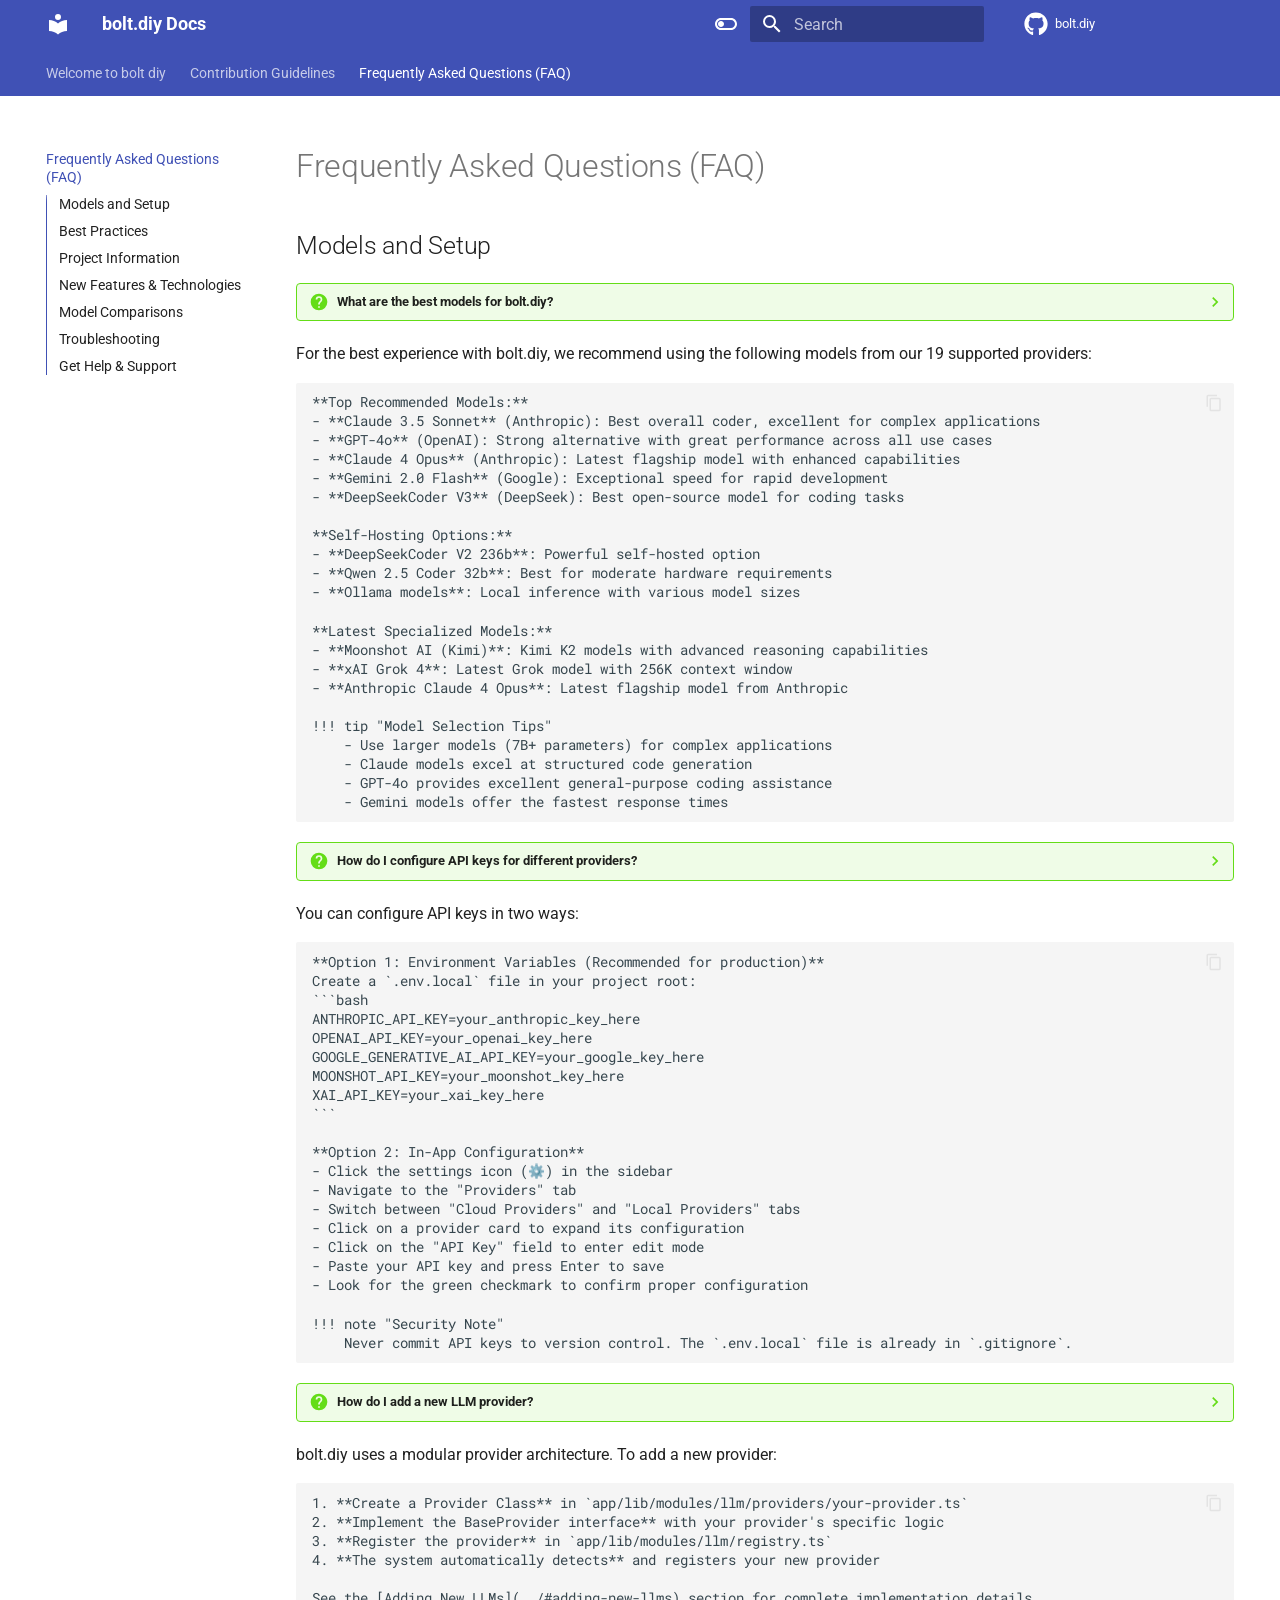
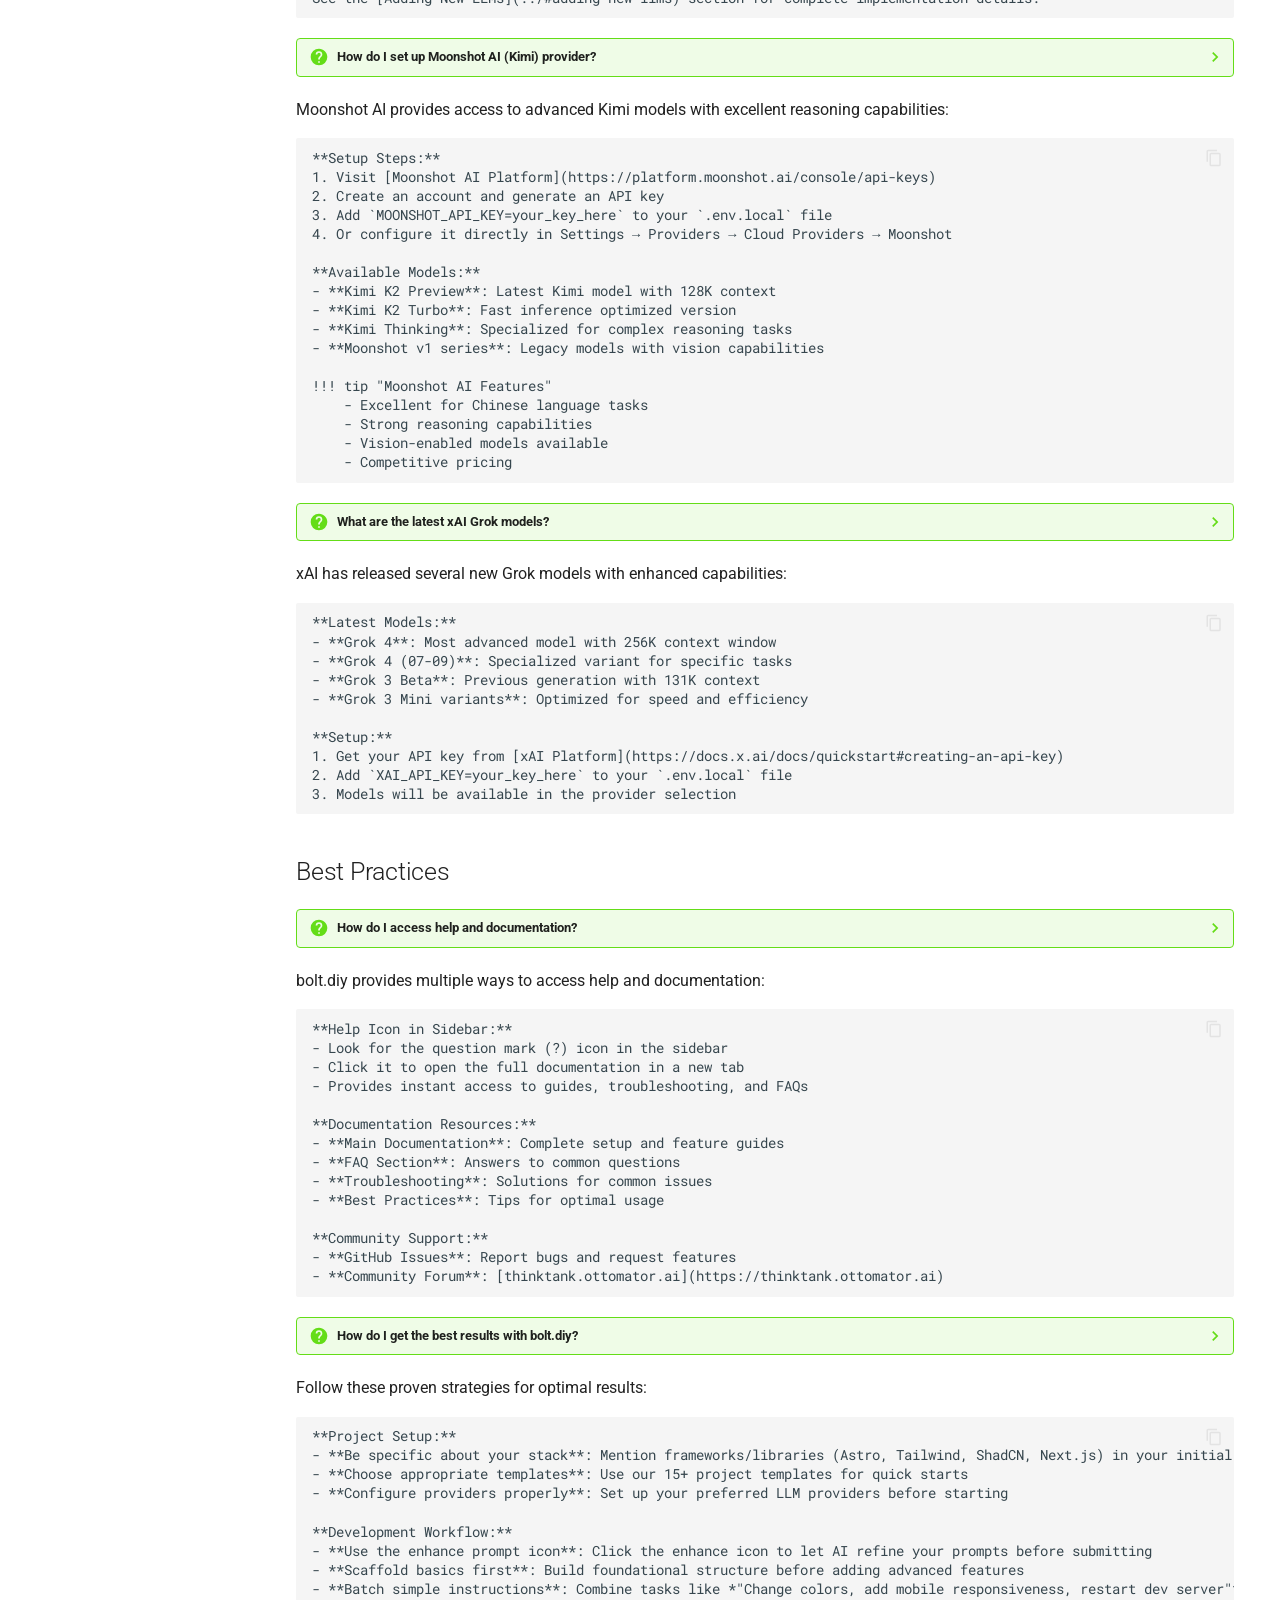
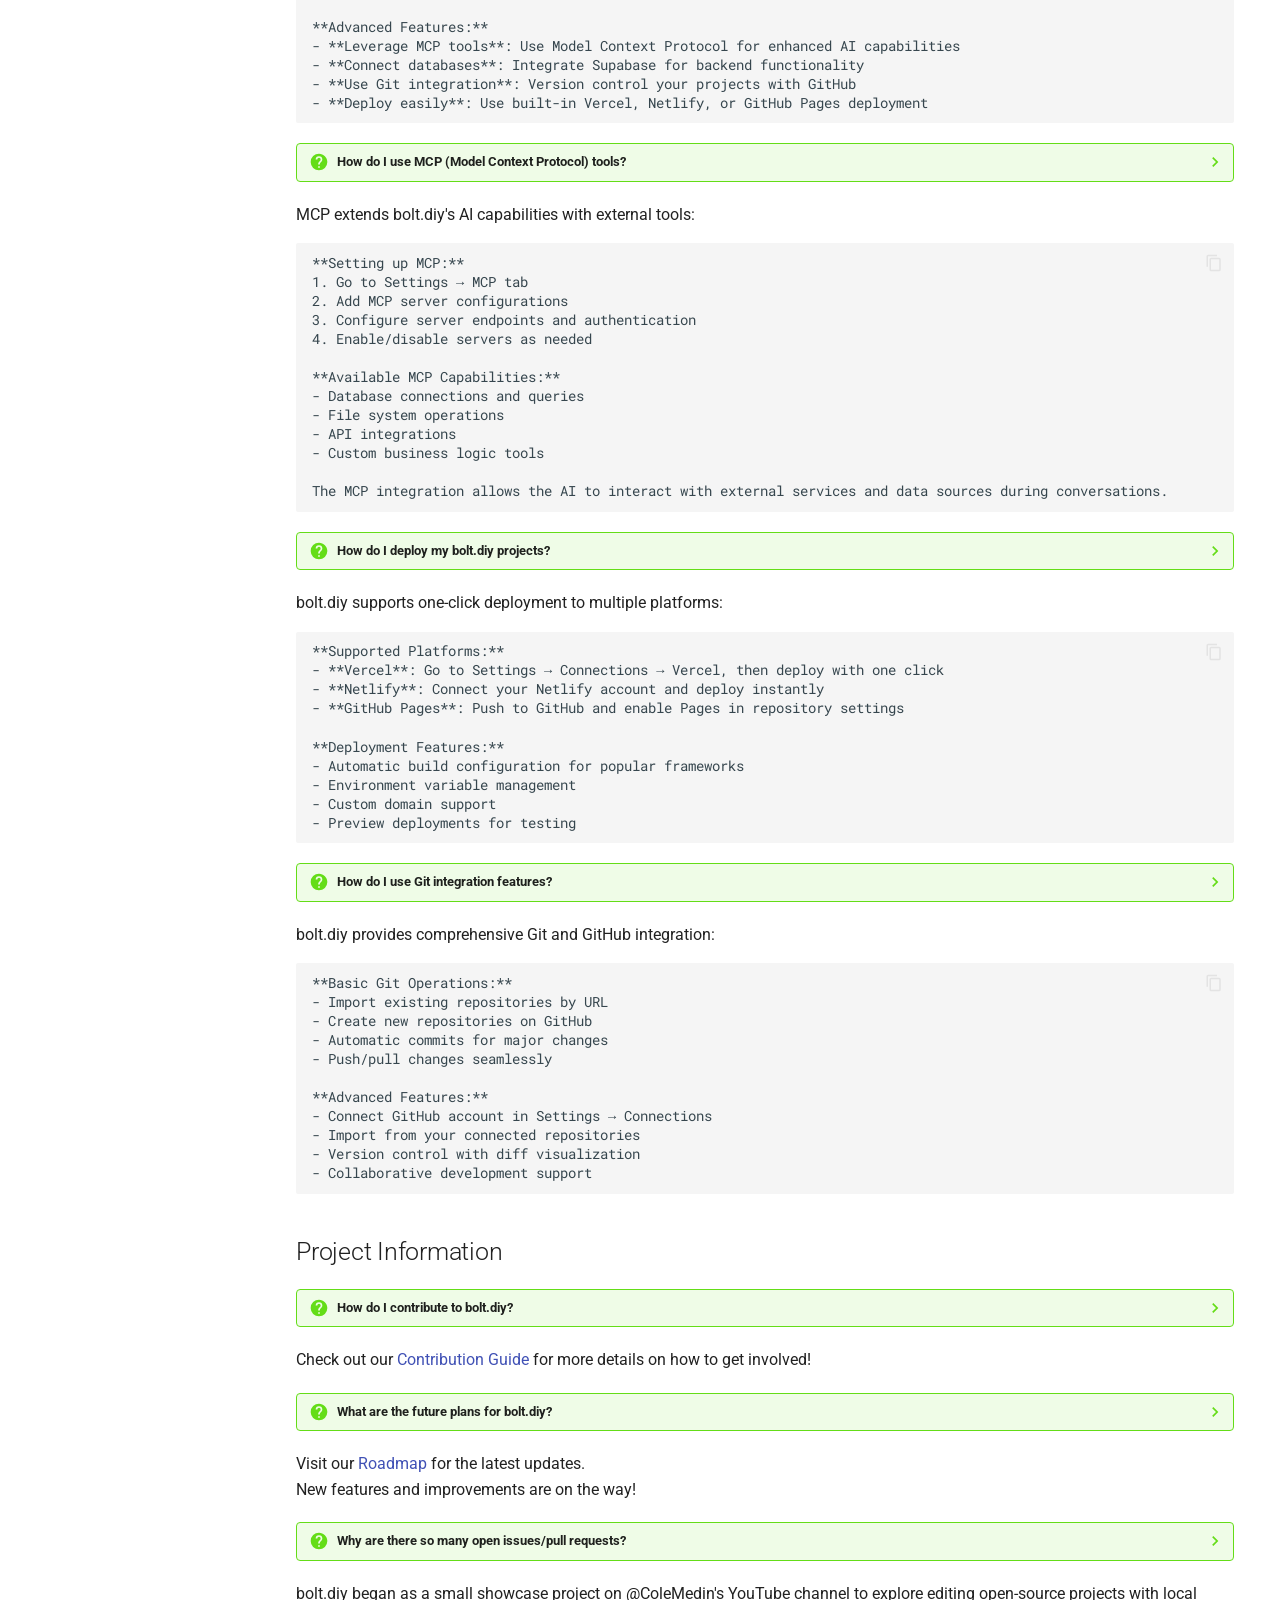
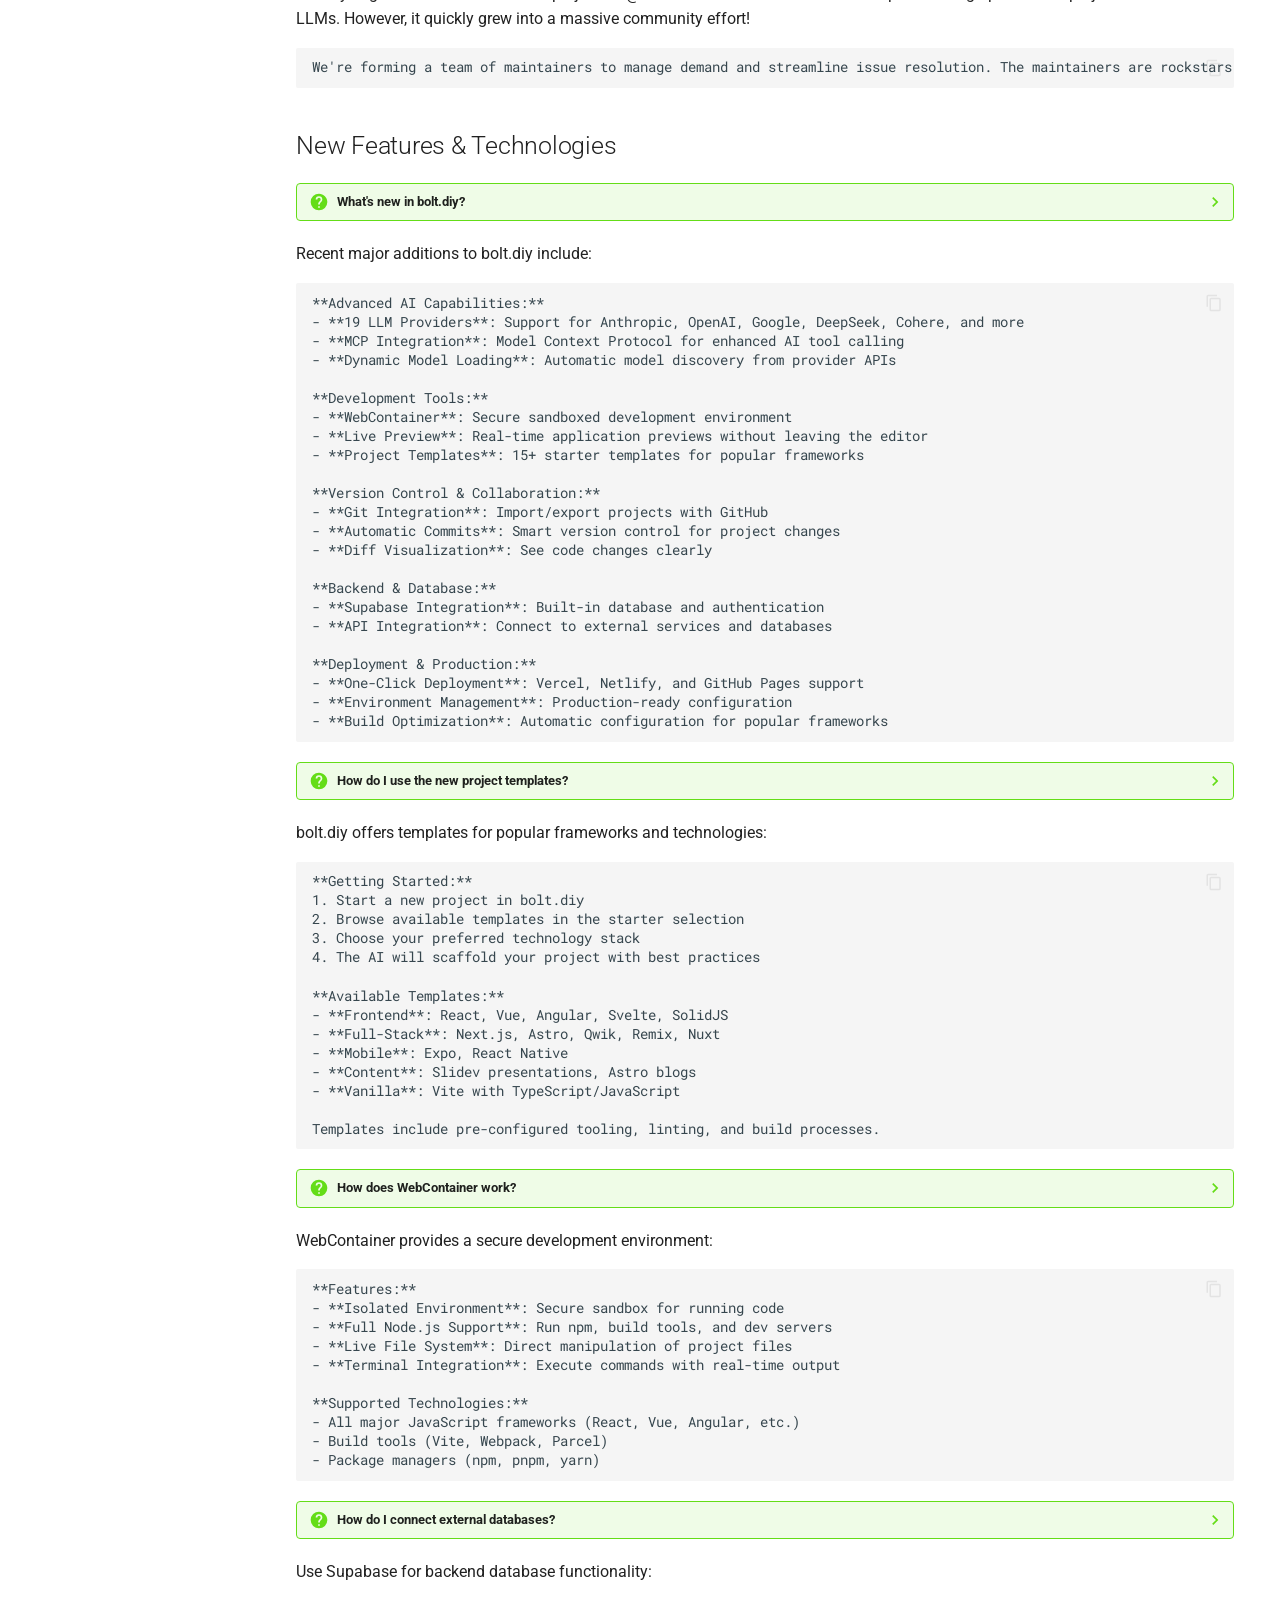
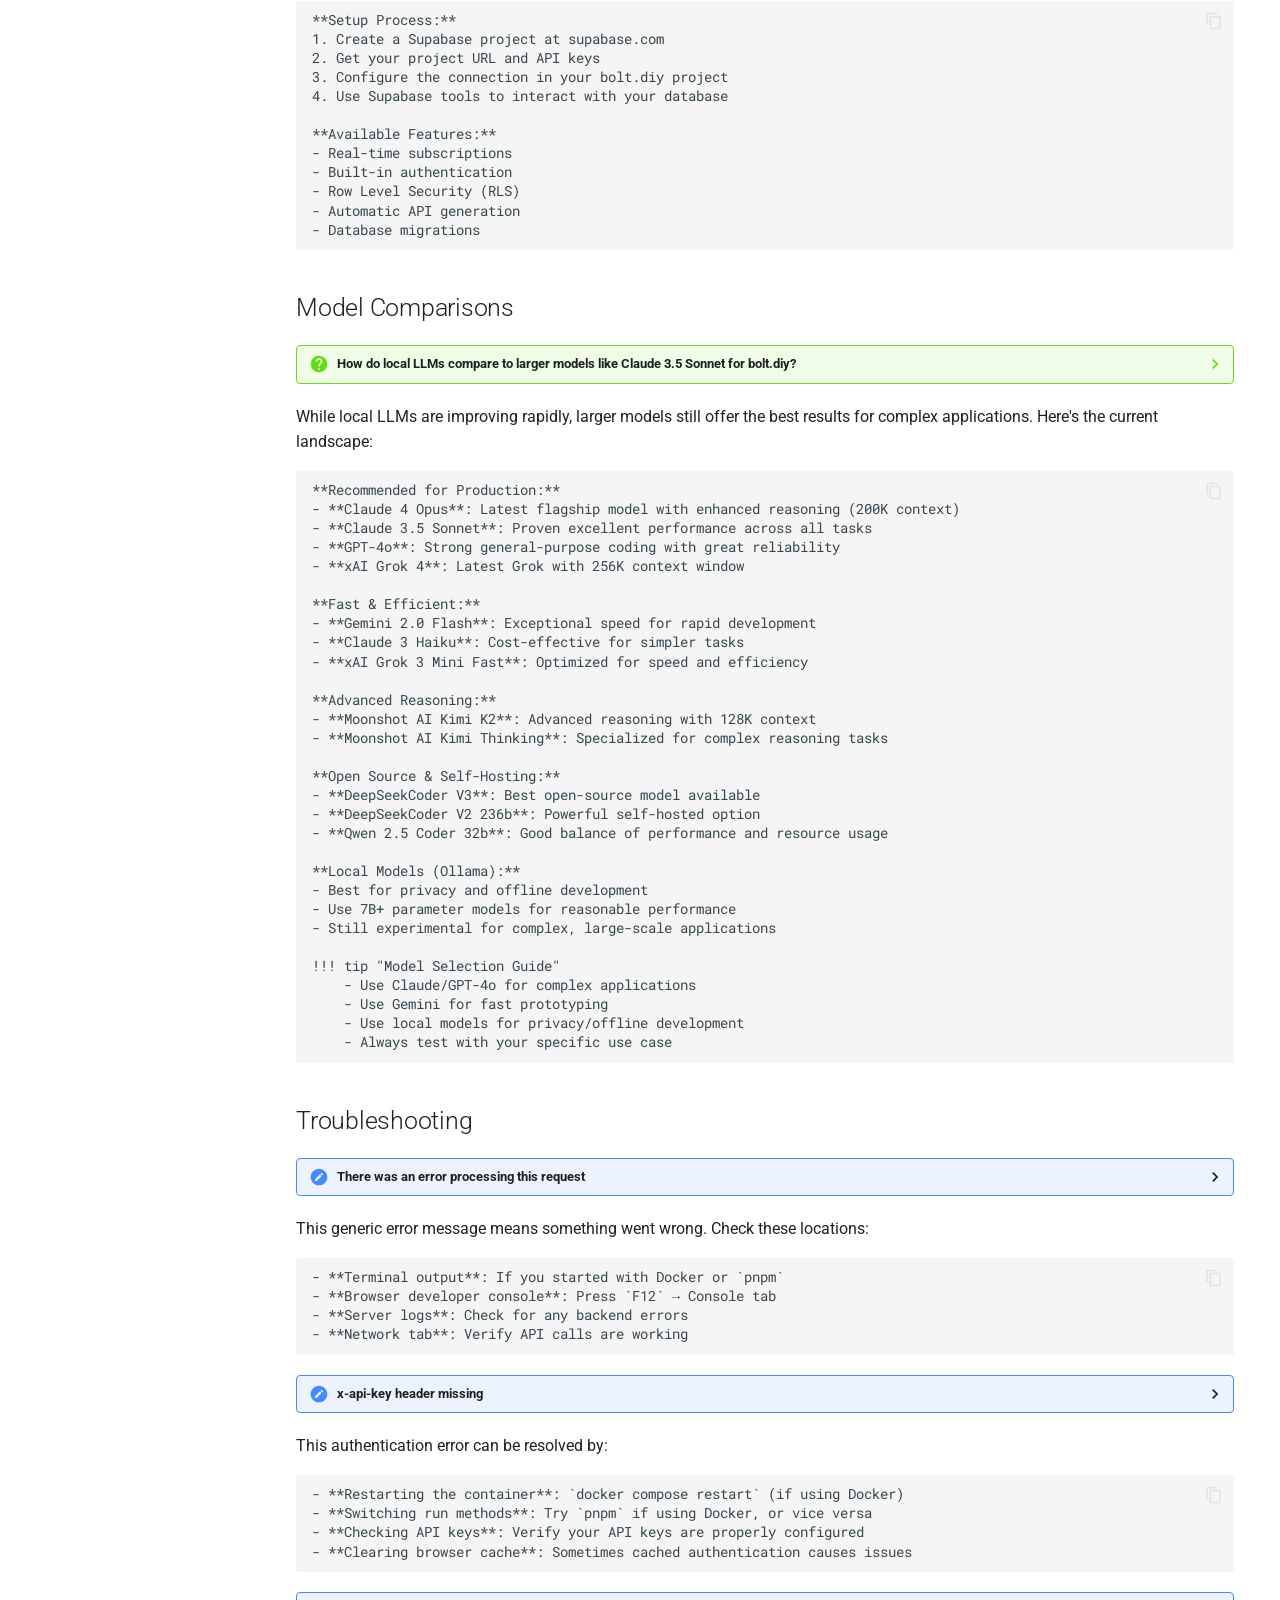
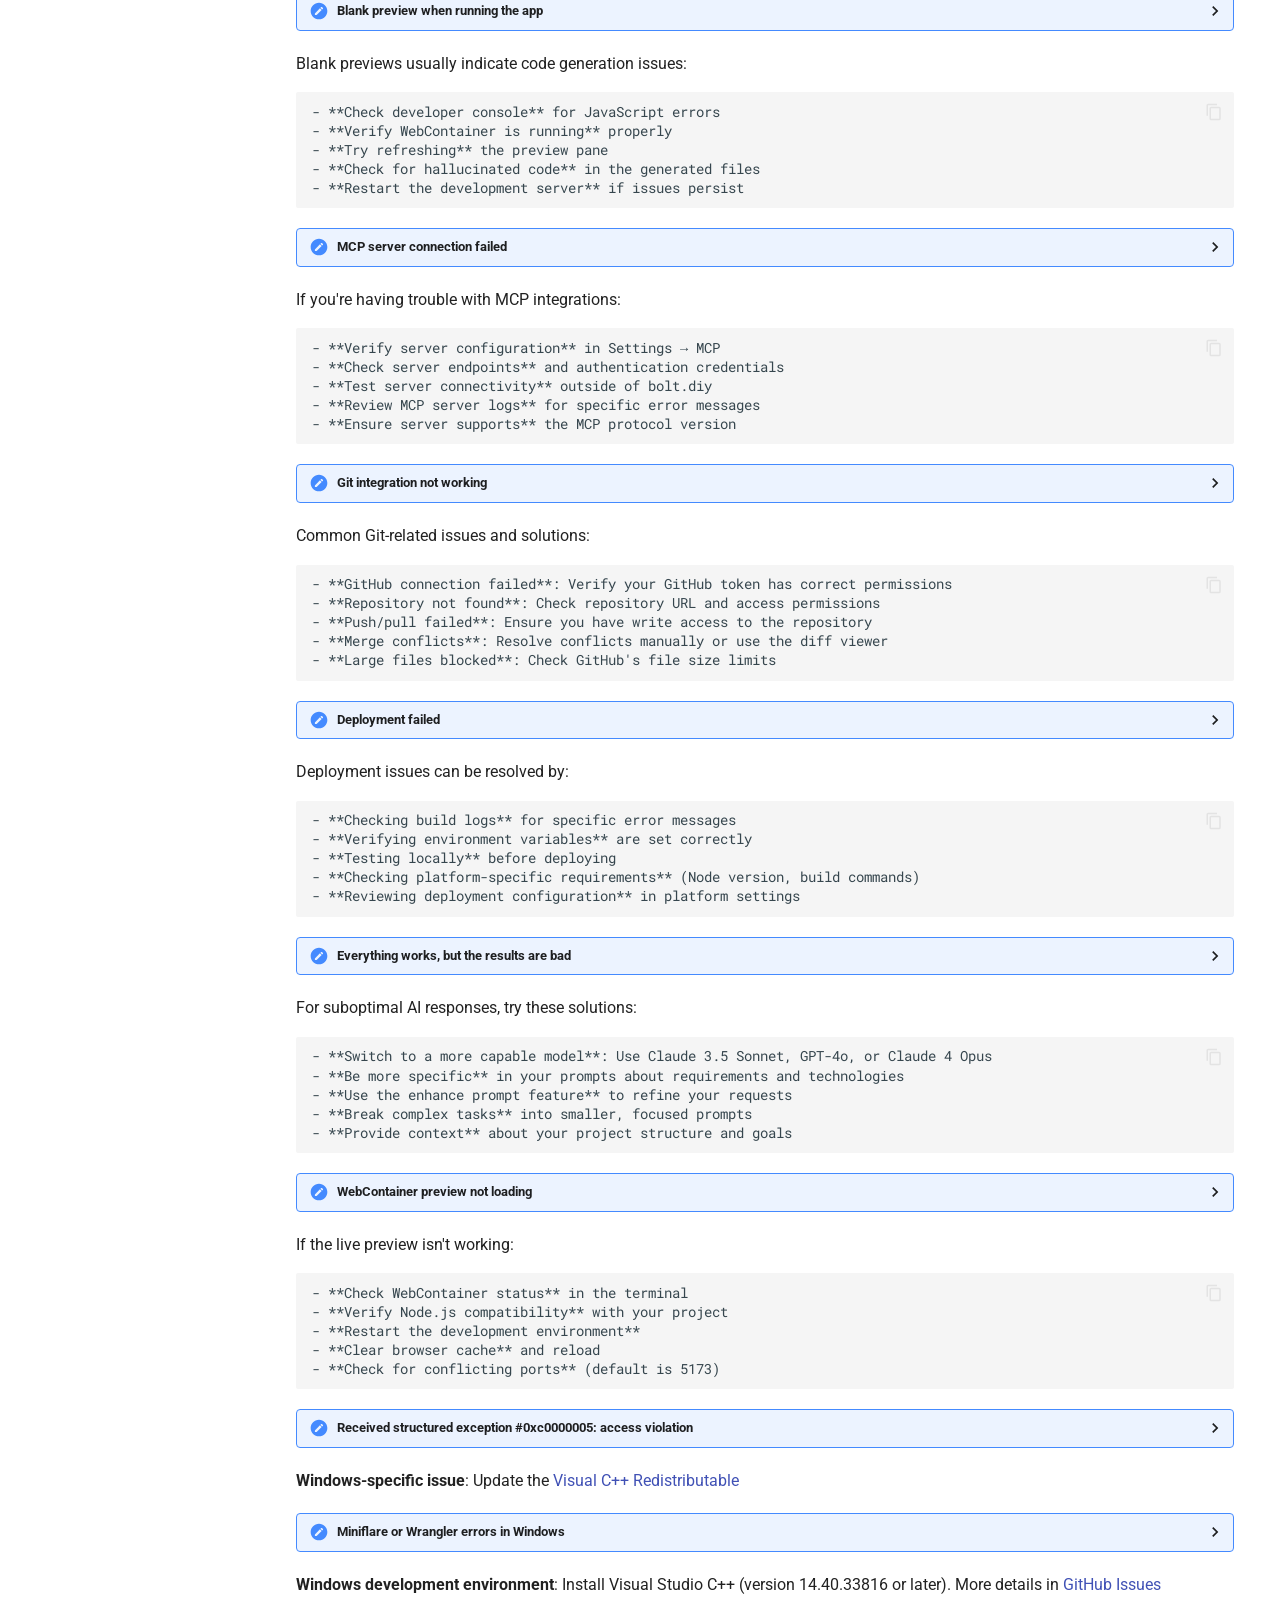
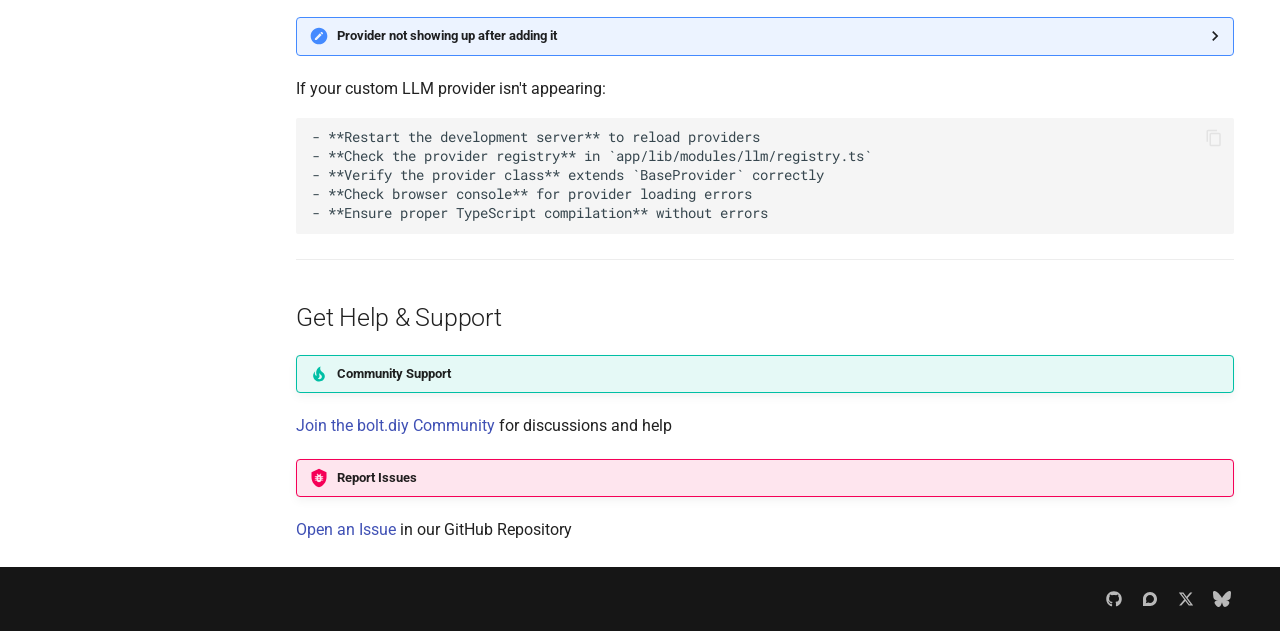
<file: FAQ/index.html>
<!doctype html>
<html lang="en" class="no-js">
  <head>
    
      <meta charset="utf-8">
      <meta name="viewport" content="width=device-width,initial-scale=1">
      
      
      
      
        <link rel="prev" href="../CONTRIBUTING/">
      
      
      
      <link rel="icon" href="../assets/images/favicon.png">
      <meta name="generator" content="mkdocs-1.6.1, mkdocs-material-9.6.18">
    
    
      
        <title>Frequently Asked Questions (FAQ) - bolt.diy Docs</title>
      
    
    
      <link rel="stylesheet" href="../assets/stylesheets/main.7e37652d.min.css">
      
        
        <link rel="stylesheet" href="../assets/stylesheets/palette.06af60db.min.css">
      
      


    
    
      
    
    
      
        
        
        <link rel="preconnect" href="https://fonts.gstatic.com" crossorigin>
        <link rel="stylesheet" href="https://fonts.googleapis.com/css?family=Roboto:300,300i,400,400i,700,700i%7CRoboto+Mono:400,400i,700,700i&display=fallback">
        <style>:root{--md-text-font:"Roboto";--md-code-font:"Roboto Mono"}</style>
      
    
    
    <script>__md_scope=new URL("..",location),__md_hash=e=>[...e].reduce(((e,_)=>(e<<5)-e+_.charCodeAt(0)),0),__md_get=(e,_=localStorage,t=__md_scope)=>JSON.parse(_.getItem(t.pathname+"."+e)),__md_set=(e,_,t=localStorage,a=__md_scope)=>{try{t.setItem(a.pathname+"."+e,JSON.stringify(_))}catch(e){}}</script>
    
      

    
    
    
  </head>
  
  
    
    
      
    
    
    
    
    <body dir="ltr" data-md-color-scheme="default" data-md-color-primary="indigo" data-md-color-accent="indigo">
  
    
    <input class="md-toggle" data-md-toggle="drawer" type="checkbox" id="__drawer" autocomplete="off">
    <input class="md-toggle" data-md-toggle="search" type="checkbox" id="__search" autocomplete="off">
    <label class="md-overlay" for="__drawer"></label>
    <div data-md-component="skip">
      
        
        <a href="#frequently-asked-questions-faq" class="md-skip">
          Skip to content
        </a>
      
    </div>
    <div data-md-component="announce">
      
    </div>
    
    
      

<header class="md-header" data-md-component="header">
  <nav class="md-header__inner md-grid" aria-label="Header">
    <a href=".." title="bolt.diy Docs" class="md-header__button md-logo" aria-label="bolt.diy Docs" data-md-component="logo">
      
  
  <svg xmlns="http://www.w3.org/2000/svg" viewBox="0 0 24 24"><path d="M12 8a3 3 0 0 0 3-3 3 3 0 0 0-3-3 3 3 0 0 0-3 3 3 3 0 0 0 3 3m0 3.54C9.64 9.35 6.5 8 3 8v11c3.5 0 6.64 1.35 9 3.54 2.36-2.19 5.5-3.54 9-3.54V8c-3.5 0-6.64 1.35-9 3.54"/></svg>

    </a>
    <label class="md-header__button md-icon" for="__drawer">
      
      <svg xmlns="http://www.w3.org/2000/svg" viewBox="0 0 24 24"><path d="M3 6h18v2H3zm0 5h18v2H3zm0 5h18v2H3z"/></svg>
    </label>
    <div class="md-header__title" data-md-component="header-title">
      <div class="md-header__ellipsis">
        <div class="md-header__topic">
          <span class="md-ellipsis">
            bolt.diy Docs
          </span>
        </div>
        <div class="md-header__topic" data-md-component="header-topic">
          <span class="md-ellipsis">
            
              Frequently Asked Questions (FAQ)
            
          </span>
        </div>
      </div>
    </div>
    
      
        <form class="md-header__option" data-md-component="palette">
  
    
    
    
    <input class="md-option" data-md-color-media="" data-md-color-scheme="default" data-md-color-primary="indigo" data-md-color-accent="indigo"  aria-label="Switch to dark mode"  type="radio" name="__palette" id="__palette_0">
    
      <label class="md-header__button md-icon" title="Switch to dark mode" for="__palette_1" hidden>
        <svg xmlns="http://www.w3.org/2000/svg" viewBox="0 0 24 24"><path d="M17 6H7c-3.31 0-6 2.69-6 6s2.69 6 6 6h10c3.31 0 6-2.69 6-6s-2.69-6-6-6m0 10H7c-2.21 0-4-1.79-4-4s1.79-4 4-4h10c2.21 0 4 1.79 4 4s-1.79 4-4 4M7 9c-1.66 0-3 1.34-3 3s1.34 3 3 3 3-1.34 3-3-1.34-3-3-3"/></svg>
      </label>
    
  
    
    
    
    <input class="md-option" data-md-color-media="" data-md-color-scheme="slate" data-md-color-primary="indigo" data-md-color-accent="indigo"  aria-label="Switch to light mode"  type="radio" name="__palette" id="__palette_1">
    
      <label class="md-header__button md-icon" title="Switch to light mode" for="__palette_0" hidden>
        <svg xmlns="http://www.w3.org/2000/svg" viewBox="0 0 24 24"><path d="M17 7H7a5 5 0 0 0-5 5 5 5 0 0 0 5 5h10a5 5 0 0 0 5-5 5 5 0 0 0-5-5m0 8a3 3 0 0 1-3-3 3 3 0 0 1 3-3 3 3 0 0 1 3 3 3 3 0 0 1-3 3"/></svg>
      </label>
    
  
</form>
      
    
    
      <script>var palette=__md_get("__palette");if(palette&&palette.color){if("(prefers-color-scheme)"===palette.color.media){var media=matchMedia("(prefers-color-scheme: light)"),input=document.querySelector(media.matches?"[data-md-color-media='(prefers-color-scheme: light)']":"[data-md-color-media='(prefers-color-scheme: dark)']");palette.color.media=input.getAttribute("data-md-color-media"),palette.color.scheme=input.getAttribute("data-md-color-scheme"),palette.color.primary=input.getAttribute("data-md-color-primary"),palette.color.accent=input.getAttribute("data-md-color-accent")}for(var[key,value]of Object.entries(palette.color))document.body.setAttribute("data-md-color-"+key,value)}</script>
    
    
    
      
      
        <label class="md-header__button md-icon" for="__search">
          
          <svg xmlns="http://www.w3.org/2000/svg" viewBox="0 0 24 24"><path d="M9.5 3A6.5 6.5 0 0 1 16 9.5c0 1.61-.59 3.09-1.56 4.23l.27.27h.79l5 5-1.5 1.5-5-5v-.79l-.27-.27A6.52 6.52 0 0 1 9.5 16 6.5 6.5 0 0 1 3 9.5 6.5 6.5 0 0 1 9.5 3m0 2C7 5 5 7 5 9.5S7 14 9.5 14 14 12 14 9.5 12 5 9.5 5"/></svg>
        </label>
        <div class="md-search" data-md-component="search" role="dialog">
  <label class="md-search__overlay" for="__search"></label>
  <div class="md-search__inner" role="search">
    <form class="md-search__form" name="search">
      <input type="text" class="md-search__input" name="query" aria-label="Search" placeholder="Search" autocapitalize="off" autocorrect="off" autocomplete="off" spellcheck="false" data-md-component="search-query" required>
      <label class="md-search__icon md-icon" for="__search">
        
        <svg xmlns="http://www.w3.org/2000/svg" viewBox="0 0 24 24"><path d="M9.5 3A6.5 6.5 0 0 1 16 9.5c0 1.61-.59 3.09-1.56 4.23l.27.27h.79l5 5-1.5 1.5-5-5v-.79l-.27-.27A6.52 6.52 0 0 1 9.5 16 6.5 6.5 0 0 1 3 9.5 6.5 6.5 0 0 1 9.5 3m0 2C7 5 5 7 5 9.5S7 14 9.5 14 14 12 14 9.5 12 5 9.5 5"/></svg>
        
        <svg xmlns="http://www.w3.org/2000/svg" viewBox="0 0 24 24"><path d="M20 11v2H8l5.5 5.5-1.42 1.42L4.16 12l7.92-7.92L13.5 5.5 8 11z"/></svg>
      </label>
      <nav class="md-search__options" aria-label="Search">
        
        <button type="reset" class="md-search__icon md-icon" title="Clear" aria-label="Clear" tabindex="-1">
          
          <svg xmlns="http://www.w3.org/2000/svg" viewBox="0 0 24 24"><path d="M19 6.41 17.59 5 12 10.59 6.41 5 5 6.41 10.59 12 5 17.59 6.41 19 12 13.41 17.59 19 19 17.59 13.41 12z"/></svg>
        </button>
      </nav>
      
        <div class="md-search__suggest" data-md-component="search-suggest"></div>
      
    </form>
    <div class="md-search__output">
      <div class="md-search__scrollwrap" tabindex="0" data-md-scrollfix>
        <div class="md-search-result" data-md-component="search-result">
          <div class="md-search-result__meta">
            Initializing search
          </div>
          <ol class="md-search-result__list" role="presentation"></ol>
        </div>
      </div>
    </div>
  </div>
</div>
      
    
    
      <div class="md-header__source">
        <a href="https://github.com/stackblitz-labs/bolt.diy" title="Go to repository" class="md-source" data-md-component="source">
  <div class="md-source__icon md-icon">
    
    <svg xmlns="http://www.w3.org/2000/svg" viewBox="0 0 512 512"><!--! Font Awesome Free 7.0.0 by @fontawesome - https://fontawesome.com License - https://fontawesome.com/license/free (Icons: CC BY 4.0, Fonts: SIL OFL 1.1, Code: MIT License) Copyright 2025 Fonticons, Inc.--><path fill="currentColor" d="M173.9 397.4c0 2-2.3 3.6-5.2 3.6-3.3.3-5.6-1.3-5.6-3.6 0-2 2.3-3.6 5.2-3.6 3-.3 5.6 1.3 5.6 3.6m-31.1-4.5c-.7 2 1.3 4.3 4.3 4.9 2.6 1 5.6 0 6.2-2s-1.3-4.3-4.3-5.2c-2.6-.7-5.5.3-6.2 2.3m44.2-1.7c-2.9.7-4.9 2.6-4.6 4.9.3 2 2.9 3.3 5.9 2.6 2.9-.7 4.9-2.6 4.6-4.6-.3-1.9-3-3.2-5.9-2.9M252.8 8C114.1 8 8 113.3 8 252c0 110.9 69.8 205.8 169.5 239.2 12.8 2.3 17.3-5.6 17.3-12.1 0-6.2-.3-40.4-.3-61.4 0 0-70 15-84.7-29.8 0 0-11.4-29.1-27.8-36.6 0 0-22.9-15.7 1.6-15.4 0 0 24.9 2 38.6 25.8 21.9 38.6 58.6 27.5 72.9 20.9 2.3-16 8.8-27.1 16-33.7-55.9-6.2-112.3-14.3-112.3-110.5 0-27.5 7.6-41.3 23.6-58.9-2.6-6.5-11.1-33.3 2.6-67.9 20.9-6.5 69 27 69 27 20-5.6 41.5-8.5 62.8-8.5s42.8 2.9 62.8 8.5c0 0 48.1-33.6 69-27 13.7 34.7 5.2 61.4 2.6 67.9 16 17.7 25.8 31.5 25.8 58.9 0 96.5-58.9 104.2-114.8 110.5 9.2 7.9 17 22.9 17 46.4 0 33.7-.3 75.4-.3 83.6 0 6.5 4.6 14.4 17.3 12.1C436.2 457.8 504 362.9 504 252 504 113.3 391.5 8 252.8 8M105.2 352.9c-1.3 1-1 3.3.7 5.2 1.6 1.6 3.9 2.3 5.2 1 1.3-1 1-3.3-.7-5.2-1.6-1.6-3.9-2.3-5.2-1m-10.8-8.1c-.7 1.3.3 2.9 2.3 3.9 1.6 1 3.6.7 4.3-.7.7-1.3-.3-2.9-2.3-3.9-2-.6-3.6-.3-4.3.7m32.4 35.6c-1.6 1.3-1 4.3 1.3 6.2 2.3 2.3 5.2 2.6 6.5 1 1.3-1.3.7-4.3-1.3-6.2-2.2-2.3-5.2-2.6-6.5-1m-11.4-14.7c-1.6 1-1.6 3.6 0 5.9s4.3 3.3 5.6 2.3c1.6-1.3 1.6-3.9 0-6.2-1.4-2.3-4-3.3-5.6-2"/></svg>
  </div>
  <div class="md-source__repository">
    bolt.diy
  </div>
</a>
      </div>
    
  </nav>
  
</header>
    
    <div class="md-container" data-md-component="container">
      
      
        
          
            
<nav class="md-tabs" aria-label="Tabs" data-md-component="tabs">
  <div class="md-grid">
    <ul class="md-tabs__list">
      
        
  
  
  
  
    <li class="md-tabs__item">
      <a href=".." class="md-tabs__link">
        
  
  
    
  
  Welcome to bolt diy

      </a>
    </li>
  

      
        
  
  
  
  
    <li class="md-tabs__item">
      <a href="../CONTRIBUTING/" class="md-tabs__link">
        
  
  
    
  
  Contribution Guidelines

      </a>
    </li>
  

      
        
  
  
  
    
  
  
    <li class="md-tabs__item md-tabs__item--active">
      <a href="./" class="md-tabs__link">
        
  
  
    
  
  Frequently Asked Questions (FAQ)

      </a>
    </li>
  

      
    </ul>
  </div>
</nav>
          
        
      
      <main class="md-main" data-md-component="main">
        <div class="md-main__inner md-grid">
          
            
              
              <div class="md-sidebar md-sidebar--primary" data-md-component="sidebar" data-md-type="navigation" >
                <div class="md-sidebar__scrollwrap">
                  <div class="md-sidebar__inner">
                    


  


  

<nav class="md-nav md-nav--primary md-nav--lifted md-nav--integrated" aria-label="Navigation" data-md-level="0">
  <label class="md-nav__title" for="__drawer">
    <a href=".." title="bolt.diy Docs" class="md-nav__button md-logo" aria-label="bolt.diy Docs" data-md-component="logo">
      
  
  <svg xmlns="http://www.w3.org/2000/svg" viewBox="0 0 24 24"><path d="M12 8a3 3 0 0 0 3-3 3 3 0 0 0-3-3 3 3 0 0 0-3 3 3 3 0 0 0 3 3m0 3.54C9.64 9.35 6.5 8 3 8v11c3.5 0 6.64 1.35 9 3.54 2.36-2.19 5.5-3.54 9-3.54V8c-3.5 0-6.64 1.35-9 3.54"/></svg>

    </a>
    bolt.diy Docs
  </label>
  
    <div class="md-nav__source">
      <a href="https://github.com/stackblitz-labs/bolt.diy" title="Go to repository" class="md-source" data-md-component="source">
  <div class="md-source__icon md-icon">
    
    <svg xmlns="http://www.w3.org/2000/svg" viewBox="0 0 512 512"><!--! Font Awesome Free 7.0.0 by @fontawesome - https://fontawesome.com License - https://fontawesome.com/license/free (Icons: CC BY 4.0, Fonts: SIL OFL 1.1, Code: MIT License) Copyright 2025 Fonticons, Inc.--><path fill="currentColor" d="M173.9 397.4c0 2-2.3 3.6-5.2 3.6-3.3.3-5.6-1.3-5.6-3.6 0-2 2.3-3.6 5.2-3.6 3-.3 5.6 1.3 5.6 3.6m-31.1-4.5c-.7 2 1.3 4.3 4.3 4.9 2.6 1 5.6 0 6.2-2s-1.3-4.3-4.3-5.2c-2.6-.7-5.5.3-6.2 2.3m44.2-1.7c-2.9.7-4.9 2.6-4.6 4.9.3 2 2.9 3.3 5.9 2.6 2.9-.7 4.9-2.6 4.6-4.6-.3-1.9-3-3.2-5.9-2.9M252.8 8C114.1 8 8 113.3 8 252c0 110.9 69.8 205.8 169.5 239.2 12.8 2.3 17.3-5.6 17.3-12.1 0-6.2-.3-40.4-.3-61.4 0 0-70 15-84.7-29.8 0 0-11.4-29.1-27.8-36.6 0 0-22.9-15.7 1.6-15.4 0 0 24.9 2 38.6 25.8 21.9 38.6 58.6 27.5 72.9 20.9 2.3-16 8.8-27.1 16-33.7-55.9-6.2-112.3-14.3-112.3-110.5 0-27.5 7.6-41.3 23.6-58.9-2.6-6.5-11.1-33.3 2.6-67.9 20.9-6.5 69 27 69 27 20-5.6 41.5-8.5 62.8-8.5s42.8 2.9 62.8 8.5c0 0 48.1-33.6 69-27 13.7 34.7 5.2 61.4 2.6 67.9 16 17.7 25.8 31.5 25.8 58.9 0 96.5-58.9 104.2-114.8 110.5 9.2 7.9 17 22.9 17 46.4 0 33.7-.3 75.4-.3 83.6 0 6.5 4.6 14.4 17.3 12.1C436.2 457.8 504 362.9 504 252 504 113.3 391.5 8 252.8 8M105.2 352.9c-1.3 1-1 3.3.7 5.2 1.6 1.6 3.9 2.3 5.2 1 1.3-1 1-3.3-.7-5.2-1.6-1.6-3.9-2.3-5.2-1m-10.8-8.1c-.7 1.3.3 2.9 2.3 3.9 1.6 1 3.6.7 4.3-.7.7-1.3-.3-2.9-2.3-3.9-2-.6-3.6-.3-4.3.7m32.4 35.6c-1.6 1.3-1 4.3 1.3 6.2 2.3 2.3 5.2 2.6 6.5 1 1.3-1.3.7-4.3-1.3-6.2-2.2-2.3-5.2-2.6-6.5-1m-11.4-14.7c-1.6 1-1.6 3.6 0 5.9s4.3 3.3 5.6 2.3c1.6-1.3 1.6-3.9 0-6.2-1.4-2.3-4-3.3-5.6-2"/></svg>
  </div>
  <div class="md-source__repository">
    bolt.diy
  </div>
</a>
    </div>
  
  <ul class="md-nav__list" data-md-scrollfix>
    
      
      
  
  
  
  
    <li class="md-nav__item">
      <a href=".." class="md-nav__link">
        
  
  
  <span class="md-ellipsis">
    Welcome to bolt diy
    
  </span>
  

      </a>
    </li>
  

    
      
      
  
  
  
  
    <li class="md-nav__item">
      <a href="../CONTRIBUTING/" class="md-nav__link">
        
  
  
  <span class="md-ellipsis">
    Contribution Guidelines
    
  </span>
  

      </a>
    </li>
  

    
      
      
  
  
    
  
  
  
    <li class="md-nav__item md-nav__item--active">
      
      <input class="md-nav__toggle md-toggle" type="checkbox" id="__toc">
      
      
        
      
      
        <label class="md-nav__link md-nav__link--active" for="__toc">
          
  
  
  <span class="md-ellipsis">
    Frequently Asked Questions (FAQ)
    
  </span>
  

          <span class="md-nav__icon md-icon"></span>
        </label>
      
      <a href="./" class="md-nav__link md-nav__link--active">
        
  
  
  <span class="md-ellipsis">
    Frequently Asked Questions (FAQ)
    
  </span>
  

      </a>
      
        

<nav class="md-nav md-nav--secondary" aria-label="Table of contents">
  
  
  
    
  
  
    <label class="md-nav__title" for="__toc">
      <span class="md-nav__icon md-icon"></span>
      Table of contents
    </label>
    <ul class="md-nav__list" data-md-component="toc" data-md-scrollfix>
      
        <li class="md-nav__item">
  <a href="#models-and-setup" class="md-nav__link">
    <span class="md-ellipsis">
      Models and Setup
    </span>
  </a>
  
</li>
      
        <li class="md-nav__item">
  <a href="#best-practices" class="md-nav__link">
    <span class="md-ellipsis">
      Best Practices
    </span>
  </a>
  
</li>
      
        <li class="md-nav__item">
  <a href="#project-information" class="md-nav__link">
    <span class="md-ellipsis">
      Project Information
    </span>
  </a>
  
</li>
      
        <li class="md-nav__item">
  <a href="#new-features-technologies" class="md-nav__link">
    <span class="md-ellipsis">
      New Features &amp; Technologies
    </span>
  </a>
  
</li>
      
        <li class="md-nav__item">
  <a href="#model-comparisons" class="md-nav__link">
    <span class="md-ellipsis">
      Model Comparisons
    </span>
  </a>
  
</li>
      
        <li class="md-nav__item">
  <a href="#troubleshooting" class="md-nav__link">
    <span class="md-ellipsis">
      Troubleshooting
    </span>
  </a>
  
</li>
      
        <li class="md-nav__item">
  <a href="#get-help-support" class="md-nav__link">
    <span class="md-ellipsis">
      Get Help &amp; Support
    </span>
  </a>
  
</li>
      
    </ul>
  
</nav>
      
    </li>
  

    
  </ul>
</nav>
                  </div>
                </div>
              </div>
            
            
          
          
            <div class="md-content" data-md-component="content">
              <article class="md-content__inner md-typeset">
                
                  



<h1 id="frequently-asked-questions-faq">Frequently Asked Questions (FAQ)<a class="headerlink" href="#frequently-asked-questions-faq" title="Permanent link">&para;</a></h1>
<h2 id="models-and-setup">Models and Setup<a class="headerlink" href="#models-and-setup" title="Permanent link">&para;</a></h2>
<details class="question">
<summary>What are the best models for bolt.diy?</summary>
</details>
<p>For the best experience with bolt.diy, we recommend using the following models from our 19 supported providers:</p>
<div class="highlight"><pre><span></span><code>**Top Recommended Models:**
- **Claude 3.5 Sonnet** (Anthropic): Best overall coder, excellent for complex applications
- **GPT-4o** (OpenAI): Strong alternative with great performance across all use cases
- **Claude 4 Opus** (Anthropic): Latest flagship model with enhanced capabilities
- **Gemini 2.0 Flash** (Google): Exceptional speed for rapid development
- **DeepSeekCoder V3** (DeepSeek): Best open-source model for coding tasks

**Self-Hosting Options:**
- **DeepSeekCoder V2 236b**: Powerful self-hosted option
- **Qwen 2.5 Coder 32b**: Best for moderate hardware requirements
- **Ollama models**: Local inference with various model sizes

**Latest Specialized Models:**
- **Moonshot AI (Kimi)**: Kimi K2 models with advanced reasoning capabilities
- **xAI Grok 4**: Latest Grok model with 256K context window
- **Anthropic Claude 4 Opus**: Latest flagship model from Anthropic

!!! tip &quot;Model Selection Tips&quot;
    - Use larger models (7B+ parameters) for complex applications
    - Claude models excel at structured code generation
    - GPT-4o provides excellent general-purpose coding assistance
    - Gemini models offer the fastest response times
</code></pre></div>
<details class="question">
<summary>How do I configure API keys for different providers?</summary>
</details>
<p>You can configure API keys in two ways:</p>
<div class="highlight"><pre><span></span><code>**Option 1: Environment Variables (Recommended for production)**
Create a `.env.local` file in your project root:
```bash
ANTHROPIC_API_KEY=your_anthropic_key_here
OPENAI_API_KEY=your_openai_key_here
GOOGLE_GENERATIVE_AI_API_KEY=your_google_key_here
MOONSHOT_API_KEY=your_moonshot_key_here
XAI_API_KEY=your_xai_key_here
```

**Option 2: In-App Configuration**
- Click the settings icon (⚙️) in the sidebar
- Navigate to the &quot;Providers&quot; tab
- Switch between &quot;Cloud Providers&quot; and &quot;Local Providers&quot; tabs
- Click on a provider card to expand its configuration
- Click on the &quot;API Key&quot; field to enter edit mode
- Paste your API key and press Enter to save
- Look for the green checkmark to confirm proper configuration

!!! note &quot;Security Note&quot;
    Never commit API keys to version control. The `.env.local` file is already in `.gitignore`.
</code></pre></div>
<details class="question">
<summary>How do I add a new LLM provider?</summary>
</details>
<p>bolt.diy uses a modular provider architecture. To add a new provider:</p>
<div class="highlight"><pre><span></span><code>1. **Create a Provider Class** in `app/lib/modules/llm/providers/your-provider.ts`
2. **Implement the BaseProvider interface** with your provider&#39;s specific logic
3. **Register the provider** in `app/lib/modules/llm/registry.ts`
4. **The system automatically detects** and registers your new provider

See the [Adding New LLMs](../#adding-new-llms) section for complete implementation details.
</code></pre></div>
<details class="question">
<summary>How do I set up Moonshot AI (Kimi) provider?</summary>
</details>
<p>Moonshot AI provides access to advanced Kimi models with excellent reasoning capabilities:</p>
<div class="highlight"><pre><span></span><code>**Setup Steps:**
1. Visit [Moonshot AI Platform](https://platform.moonshot.ai/console/api-keys)
2. Create an account and generate an API key
3. Add `MOONSHOT_API_KEY=your_key_here` to your `.env.local` file
4. Or configure it directly in Settings → Providers → Cloud Providers → Moonshot

**Available Models:**
- **Kimi K2 Preview**: Latest Kimi model with 128K context
- **Kimi K2 Turbo**: Fast inference optimized version
- **Kimi Thinking**: Specialized for complex reasoning tasks
- **Moonshot v1 series**: Legacy models with vision capabilities

!!! tip &quot;Moonshot AI Features&quot;
    - Excellent for Chinese language tasks
    - Strong reasoning capabilities
    - Vision-enabled models available
    - Competitive pricing
</code></pre></div>
<details class="question">
<summary>What are the latest xAI Grok models?</summary>
</details>
<p>xAI has released several new Grok models with enhanced capabilities:</p>
<div class="highlight"><pre><span></span><code>**Latest Models:**
- **Grok 4**: Most advanced model with 256K context window
- **Grok 4 (07-09)**: Specialized variant for specific tasks
- **Grok 3 Beta**: Previous generation with 131K context
- **Grok 3 Mini variants**: Optimized for speed and efficiency

**Setup:**
1. Get your API key from [xAI Platform](https://docs.x.ai/docs/quickstart#creating-an-api-key)
2. Add `XAI_API_KEY=your_key_here` to your `.env.local` file
3. Models will be available in the provider selection
</code></pre></div>
<h2 id="best-practices">Best Practices<a class="headerlink" href="#best-practices" title="Permanent link">&para;</a></h2>
<details class="question">
<summary>How do I access help and documentation?</summary>
</details>
<p>bolt.diy provides multiple ways to access help and documentation:</p>
<div class="highlight"><pre><span></span><code>**Help Icon in Sidebar:**
- Look for the question mark (?) icon in the sidebar
- Click it to open the full documentation in a new tab
- Provides instant access to guides, troubleshooting, and FAQs

**Documentation Resources:**
- **Main Documentation**: Complete setup and feature guides
- **FAQ Section**: Answers to common questions
- **Troubleshooting**: Solutions for common issues
- **Best Practices**: Tips for optimal usage

**Community Support:**
- **GitHub Issues**: Report bugs and request features
- **Community Forum**: [thinktank.ottomator.ai](https://thinktank.ottomator.ai)
</code></pre></div>
<details class="question">
<summary>How do I get the best results with bolt.diy?</summary>
</details>
<p>Follow these proven strategies for optimal results:</p>
<div class="highlight"><pre><span></span><code>**Project Setup:**
- **Be specific about your stack**: Mention frameworks/libraries (Astro, Tailwind, ShadCN, Next.js) in your initial prompt
- **Choose appropriate templates**: Use our 15+ project templates for quick starts
- **Configure providers properly**: Set up your preferred LLM providers before starting

**Development Workflow:**
- **Use the enhance prompt icon**: Click the enhance icon to let AI refine your prompts before submitting
- **Scaffold basics first**: Build foundational structure before adding advanced features
- **Batch simple instructions**: Combine tasks like *&quot;Change colors, add mobile responsiveness, restart dev server&quot;*

**Advanced Features:**
- **Leverage MCP tools**: Use Model Context Protocol for enhanced AI capabilities
- **Connect databases**: Integrate Supabase for backend functionality
- **Use Git integration**: Version control your projects with GitHub
- **Deploy easily**: Use built-in Vercel, Netlify, or GitHub Pages deployment
</code></pre></div>
<details class="question">
<summary>How do I use MCP (Model Context Protocol) tools?</summary>
</details>
<p>MCP extends bolt.diy's AI capabilities with external tools:</p>
<div class="highlight"><pre><span></span><code>**Setting up MCP:**
1. Go to Settings → MCP tab
2. Add MCP server configurations
3. Configure server endpoints and authentication
4. Enable/disable servers as needed

**Available MCP Capabilities:**
- Database connections and queries
- File system operations
- API integrations
- Custom business logic tools

The MCP integration allows the AI to interact with external services and data sources during conversations.
</code></pre></div>
<details class="question">
<summary>How do I deploy my bolt.diy projects?</summary>
</details>
<p>bolt.diy supports one-click deployment to multiple platforms:</p>
<div class="highlight"><pre><span></span><code>**Supported Platforms:**
- **Vercel**: Go to Settings → Connections → Vercel, then deploy with one click
- **Netlify**: Connect your Netlify account and deploy instantly
- **GitHub Pages**: Push to GitHub and enable Pages in repository settings

**Deployment Features:**
- Automatic build configuration for popular frameworks
- Environment variable management
- Custom domain support
- Preview deployments for testing
</code></pre></div>
<details class="question">
<summary>How do I use Git integration features?</summary>
</details>
<p>bolt.diy provides comprehensive Git and GitHub integration:</p>
<div class="highlight"><pre><span></span><code>**Basic Git Operations:**
- Import existing repositories by URL
- Create new repositories on GitHub
- Automatic commits for major changes
- Push/pull changes seamlessly

**Advanced Features:**
- Connect GitHub account in Settings → Connections
- Import from your connected repositories
- Version control with diff visualization
- Collaborative development support
</code></pre></div>
<h2 id="project-information">Project Information<a class="headerlink" href="#project-information" title="Permanent link">&para;</a></h2>
<details class="question">
<summary>How do I contribute to bolt.diy?</summary>
</details>
<p>Check out our <a href="../CONTRIBUTING/">Contribution Guide</a> for more details on how to get involved!</p>
<details class="question">
<summary>What are the future plans for bolt.diy?</summary>
</details>
<p>Visit our <a href="https://roadmap.sh/r/ottodev-roadmap-2ovzo">Roadmap</a> for the latest updates.<br />
 New features and improvements are on the way!</p>
<details class="question">
<summary>Why are there so many open issues/pull requests?</summary>
</details>
<p>bolt.diy began as a small showcase project on @ColeMedin's YouTube channel to explore editing open-source projects with local LLMs. However, it quickly grew into a massive community effort!</p>
<div class="highlight"><pre><span></span><code>We&#39;re forming a team of maintainers to manage demand and streamline issue resolution. The maintainers are rockstars, and we&#39;re also exploring partnerships to help the project thrive.
</code></pre></div>
<h2 id="new-features-technologies">New Features &amp; Technologies<a class="headerlink" href="#new-features-technologies" title="Permanent link">&para;</a></h2>
<details class="question">
<summary>What's new in bolt.diy?</summary>
</details>
<p>Recent major additions to bolt.diy include:</p>
<div class="highlight"><pre><span></span><code>**Advanced AI Capabilities:**
- **19 LLM Providers**: Support for Anthropic, OpenAI, Google, DeepSeek, Cohere, and more
- **MCP Integration**: Model Context Protocol for enhanced AI tool calling
- **Dynamic Model Loading**: Automatic model discovery from provider APIs

**Development Tools:**
- **WebContainer**: Secure sandboxed development environment
- **Live Preview**: Real-time application previews without leaving the editor
- **Project Templates**: 15+ starter templates for popular frameworks

**Version Control &amp; Collaboration:**
- **Git Integration**: Import/export projects with GitHub
- **Automatic Commits**: Smart version control for project changes
- **Diff Visualization**: See code changes clearly

**Backend &amp; Database:**
- **Supabase Integration**: Built-in database and authentication
- **API Integration**: Connect to external services and databases

**Deployment &amp; Production:**
- **One-Click Deployment**: Vercel, Netlify, and GitHub Pages support
- **Environment Management**: Production-ready configuration
- **Build Optimization**: Automatic configuration for popular frameworks
</code></pre></div>
<details class="question">
<summary>How do I use the new project templates?</summary>
</details>
<p>bolt.diy offers templates for popular frameworks and technologies:</p>
<div class="highlight"><pre><span></span><code>**Getting Started:**
1. Start a new project in bolt.diy
2. Browse available templates in the starter selection
3. Choose your preferred technology stack
4. The AI will scaffold your project with best practices

**Available Templates:**
- **Frontend**: React, Vue, Angular, Svelte, SolidJS
- **Full-Stack**: Next.js, Astro, Qwik, Remix, Nuxt
- **Mobile**: Expo, React Native
- **Content**: Slidev presentations, Astro blogs
- **Vanilla**: Vite with TypeScript/JavaScript

Templates include pre-configured tooling, linting, and build processes.
</code></pre></div>
<details class="question">
<summary>How does WebContainer work?</summary>
</details>
<p>WebContainer provides a secure development environment:</p>
<div class="highlight"><pre><span></span><code>**Features:**
- **Isolated Environment**: Secure sandbox for running code
- **Full Node.js Support**: Run npm, build tools, and dev servers
- **Live File System**: Direct manipulation of project files
- **Terminal Integration**: Execute commands with real-time output

**Supported Technologies:**
- All major JavaScript frameworks (React, Vue, Angular, etc.)
- Build tools (Vite, Webpack, Parcel)
- Package managers (npm, pnpm, yarn)
</code></pre></div>
<details class="question">
<summary>How do I connect external databases?</summary>
</details>
<p>Use Supabase for backend database functionality:</p>
<div class="highlight"><pre><span></span><code>**Setup Process:**
1. Create a Supabase project at supabase.com
2. Get your project URL and API keys
3. Configure the connection in your bolt.diy project
4. Use Supabase tools to interact with your database

**Available Features:**
- Real-time subscriptions
- Built-in authentication
- Row Level Security (RLS)
- Automatic API generation
- Database migrations
</code></pre></div>
<h2 id="model-comparisons">Model Comparisons<a class="headerlink" href="#model-comparisons" title="Permanent link">&para;</a></h2>
<details class="question">
<summary>How do local LLMs compare to larger models like Claude 3.5 Sonnet for bolt.diy?</summary>
</details>
<p>While local LLMs are improving rapidly, larger models still offer the best results for complex applications. Here's the current landscape:</p>
<div class="highlight"><pre><span></span><code>**Recommended for Production:**
- **Claude 4 Opus**: Latest flagship model with enhanced reasoning (200K context)
- **Claude 3.5 Sonnet**: Proven excellent performance across all tasks
- **GPT-4o**: Strong general-purpose coding with great reliability
- **xAI Grok 4**: Latest Grok with 256K context window

**Fast &amp; Efficient:**
- **Gemini 2.0 Flash**: Exceptional speed for rapid development
- **Claude 3 Haiku**: Cost-effective for simpler tasks
- **xAI Grok 3 Mini Fast**: Optimized for speed and efficiency

**Advanced Reasoning:**
- **Moonshot AI Kimi K2**: Advanced reasoning with 128K context
- **Moonshot AI Kimi Thinking**: Specialized for complex reasoning tasks

**Open Source &amp; Self-Hosting:**
- **DeepSeekCoder V3**: Best open-source model available
- **DeepSeekCoder V2 236b**: Powerful self-hosted option
- **Qwen 2.5 Coder 32b**: Good balance of performance and resource usage

**Local Models (Ollama):**
- Best for privacy and offline development
- Use 7B+ parameter models for reasonable performance
- Still experimental for complex, large-scale applications

!!! tip &quot;Model Selection Guide&quot;
    - Use Claude/GPT-4o for complex applications
    - Use Gemini for fast prototyping
    - Use local models for privacy/offline development
    - Always test with your specific use case
</code></pre></div>
<h2 id="troubleshooting">Troubleshooting<a class="headerlink" href="#troubleshooting" title="Permanent link">&para;</a></h2>
<details class="error">
<summary>There was an error processing this request</summary>
</details>
<p>This generic error message means something went wrong. Check these locations:</p>
<div class="highlight"><pre><span></span><code>- **Terminal output**: If you started with Docker or `pnpm`
- **Browser developer console**: Press `F12` → Console tab
- **Server logs**: Check for any backend errors
- **Network tab**: Verify API calls are working
</code></pre></div>
<details class="error">
<summary>x-api-key header missing</summary>
</details>
<p>This authentication error can be resolved by:</p>
<div class="highlight"><pre><span></span><code>- **Restarting the container**: `docker compose restart` (if using Docker)
- **Switching run methods**: Try `pnpm` if using Docker, or vice versa
- **Checking API keys**: Verify your API keys are properly configured
- **Clearing browser cache**: Sometimes cached authentication causes issues
</code></pre></div>
<details class="error">
<summary>Blank preview when running the app</summary>
</details>
<p>Blank previews usually indicate code generation issues:</p>
<div class="highlight"><pre><span></span><code>- **Check developer console** for JavaScript errors
- **Verify WebContainer is running** properly
- **Try refreshing** the preview pane
- **Check for hallucinated code** in the generated files
- **Restart the development server** if issues persist
</code></pre></div>
<details class="error">
<summary>MCP server connection failed</summary>
</details>
<p>If you're having trouble with MCP integrations:</p>
<div class="highlight"><pre><span></span><code>- **Verify server configuration** in Settings → MCP
- **Check server endpoints** and authentication credentials
- **Test server connectivity** outside of bolt.diy
- **Review MCP server logs** for specific error messages
- **Ensure server supports** the MCP protocol version
</code></pre></div>
<details class="error">
<summary>Git integration not working</summary>
</details>
<p>Common Git-related issues and solutions:</p>
<div class="highlight"><pre><span></span><code>- **GitHub connection failed**: Verify your GitHub token has correct permissions
- **Repository not found**: Check repository URL and access permissions
- **Push/pull failed**: Ensure you have write access to the repository
- **Merge conflicts**: Resolve conflicts manually or use the diff viewer
- **Large files blocked**: Check GitHub&#39;s file size limits
</code></pre></div>
<details class="error">
<summary>Deployment failed</summary>
</details>
<p>Deployment issues can be resolved by:</p>
<div class="highlight"><pre><span></span><code>- **Checking build logs** for specific error messages
- **Verifying environment variables** are set correctly
- **Testing locally** before deploying
- **Checking platform-specific requirements** (Node version, build commands)
- **Reviewing deployment configuration** in platform settings
</code></pre></div>
<details class="error">
<summary>Everything works, but the results are bad</summary>
</details>
<p>For suboptimal AI responses, try these solutions:</p>
<div class="highlight"><pre><span></span><code>- **Switch to a more capable model**: Use Claude 3.5 Sonnet, GPT-4o, or Claude 4 Opus
- **Be more specific** in your prompts about requirements and technologies
- **Use the enhance prompt feature** to refine your requests
- **Break complex tasks** into smaller, focused prompts
- **Provide context** about your project structure and goals
</code></pre></div>
<details class="error">
<summary>WebContainer preview not loading</summary>
</details>
<p>If the live preview isn't working:</p>
<div class="highlight"><pre><span></span><code>- **Check WebContainer status** in the terminal
- **Verify Node.js compatibility** with your project
- **Restart the development environment**
- **Clear browser cache** and reload
- **Check for conflicting ports** (default is 5173)
</code></pre></div>
<details class="error">
<summary>Received structured exception #0xc0000005: access violation</summary>
</details>
<p><strong>Windows-specific issue</strong>: Update the <a href="https://learn.microsoft.com/en-us/cpp/windows/latest-supported-vc-redist?view=msvc-170">Visual C++ Redistributable</a></p>
<details class="error">
<summary>Miniflare or Wrangler errors in Windows</summary>
</details>
<p><strong>Windows development environment</strong>: Install Visual Studio C++ (version 14.40.33816 or later). More details in <a href="https://github.com/stackblitz-labs/bolt.diy/issues/19">GitHub Issues</a></p>
<details class="error">
<summary>Provider not showing up after adding it</summary>
</details>
<p>If your custom LLM provider isn't appearing:</p>
<div class="highlight"><pre><span></span><code>- **Restart the development server** to reload providers
- **Check the provider registry** in `app/lib/modules/llm/registry.ts`
- **Verify the provider class** extends `BaseProvider` correctly
- **Check browser console** for provider loading errors
- **Ensure proper TypeScript compilation** without errors
</code></pre></div>
<hr />
<h2 id="get-help-support">Get Help &amp; Support<a class="headerlink" href="#get-help-support" title="Permanent link">&para;</a></h2>
<div class="admonition tip">
<p class="admonition-title">Community Support</p>
</div>
<p><a href="https://thinktank.ottomator.ai/c/bolt-diy/17" target="_blank">Join the bolt.diy Community</a> for discussions and help</p>
<div class="admonition bug">
<p class="admonition-title">Report Issues</p>
</div>
<p><a href="https://github.com/stackblitz-labs/bolt.diy/issues/19" target="_blank">Open an Issue</a> in our GitHub Repository</p>












                
              </article>
            </div>
          
          
  <script>var tabs=__md_get("__tabs");if(Array.isArray(tabs))e:for(var set of document.querySelectorAll(".tabbed-set")){var labels=set.querySelector(".tabbed-labels");for(var tab of tabs)for(var label of labels.getElementsByTagName("label"))if(label.innerText.trim()===tab){var input=document.getElementById(label.htmlFor);input.checked=!0;continue e}}</script>

<script>var target=document.getElementById(location.hash.slice(1));target&&target.name&&(target.checked=target.name.startsWith("__tabbed_"))</script>
        </div>
        
          <button type="button" class="md-top md-icon" data-md-component="top" hidden>
  
  <svg xmlns="http://www.w3.org/2000/svg" viewBox="0 0 24 24"><path d="M13 20h-2V8l-5.5 5.5-1.42-1.42L12 4.16l7.92 7.92-1.42 1.42L13 8z"/></svg>
  Back to top
</button>
        
      </main>
      
        <footer class="md-footer">
  
  <div class="md-footer-meta md-typeset">
    <div class="md-footer-meta__inner md-grid">
      <div class="md-copyright">
  
  
</div>
      
        
<div class="md-social">
  
    
    
    
    
    <a href="https://github.com/stackblitz-labs/bolt.diy" target="_blank" rel="noopener" title="bolt.diy" class="md-social__link">
      <svg xmlns="http://www.w3.org/2000/svg" viewBox="0 0 512 512"><!--! Font Awesome Free 7.0.0 by @fontawesome - https://fontawesome.com License - https://fontawesome.com/license/free (Icons: CC BY 4.0, Fonts: SIL OFL 1.1, Code: MIT License) Copyright 2025 Fonticons, Inc.--><path fill="currentColor" d="M173.9 397.4c0 2-2.3 3.6-5.2 3.6-3.3.3-5.6-1.3-5.6-3.6 0-2 2.3-3.6 5.2-3.6 3-.3 5.6 1.3 5.6 3.6m-31.1-4.5c-.7 2 1.3 4.3 4.3 4.9 2.6 1 5.6 0 6.2-2s-1.3-4.3-4.3-5.2c-2.6-.7-5.5.3-6.2 2.3m44.2-1.7c-2.9.7-4.9 2.6-4.6 4.9.3 2 2.9 3.3 5.9 2.6 2.9-.7 4.9-2.6 4.6-4.6-.3-1.9-3-3.2-5.9-2.9M252.8 8C114.1 8 8 113.3 8 252c0 110.9 69.8 205.8 169.5 239.2 12.8 2.3 17.3-5.6 17.3-12.1 0-6.2-.3-40.4-.3-61.4 0 0-70 15-84.7-29.8 0 0-11.4-29.1-27.8-36.6 0 0-22.9-15.7 1.6-15.4 0 0 24.9 2 38.6 25.8 21.9 38.6 58.6 27.5 72.9 20.9 2.3-16 8.8-27.1 16-33.7-55.9-6.2-112.3-14.3-112.3-110.5 0-27.5 7.6-41.3 23.6-58.9-2.6-6.5-11.1-33.3 2.6-67.9 20.9-6.5 69 27 69 27 20-5.6 41.5-8.5 62.8-8.5s42.8 2.9 62.8 8.5c0 0 48.1-33.6 69-27 13.7 34.7 5.2 61.4 2.6 67.9 16 17.7 25.8 31.5 25.8 58.9 0 96.5-58.9 104.2-114.8 110.5 9.2 7.9 17 22.9 17 46.4 0 33.7-.3 75.4-.3 83.6 0 6.5 4.6 14.4 17.3 12.1C436.2 457.8 504 362.9 504 252 504 113.3 391.5 8 252.8 8M105.2 352.9c-1.3 1-1 3.3.7 5.2 1.6 1.6 3.9 2.3 5.2 1 1.3-1 1-3.3-.7-5.2-1.6-1.6-3.9-2.3-5.2-1m-10.8-8.1c-.7 1.3.3 2.9 2.3 3.9 1.6 1 3.6.7 4.3-.7.7-1.3-.3-2.9-2.3-3.9-2-.6-3.6-.3-4.3.7m32.4 35.6c-1.6 1.3-1 4.3 1.3 6.2 2.3 2.3 5.2 2.6 6.5 1 1.3-1.3.7-4.3-1.3-6.2-2.2-2.3-5.2-2.6-6.5-1m-11.4-14.7c-1.6 1-1.6 3.6 0 5.9s4.3 3.3 5.6 2.3c1.6-1.3 1.6-3.9 0-6.2-1.4-2.3-4-3.3-5.6-2"/></svg>
    </a>
  
    
    
    
    
    <a href="https://thinktank.ottomator.ai/" target="_blank" rel="noopener" title="bolt.diy Discourse" class="md-social__link">
      <svg xmlns="http://www.w3.org/2000/svg" viewBox="0 0 448 512"><!--! Font Awesome Free 7.0.0 by @fontawesome - https://fontawesome.com License - https://fontawesome.com/license/free (Icons: CC BY 4.0, Fonts: SIL OFL 1.1, Code: MIT License) Copyright 2025 Fonticons, Inc.--><path fill="currentColor" d="M225.9 32C103.3 32 0 130.5 0 252.1 0 256 .1 480 .1 480l225.8-.2c122.7 0 222.1-102.3 222.1-223.9S348.6 32 225.9 32M224 384c-19.4 0-37.9-4.3-54.4-12.1L88.5 392l22.9-75c-9.8-18.1-15.4-38.9-15.4-61 0-70.7 57.3-128 128-128s128 57.3 128 128-57.3 128-128 128"/></svg>
    </a>
  
    
    
    
    
    <a href="https://x.com/bolt_diy" target="_blank" rel="noopener" title="bolt.diy on X" class="md-social__link">
      <svg xmlns="http://www.w3.org/2000/svg" viewBox="0 0 448 512"><!--! Font Awesome Free 7.0.0 by @fontawesome - https://fontawesome.com License - https://fontawesome.com/license/free (Icons: CC BY 4.0, Fonts: SIL OFL 1.1, Code: MIT License) Copyright 2025 Fonticons, Inc.--><path fill="currentColor" d="M357.2 48h70.6L273.6 224.2 455 464H313L201.7 318.6 74.5 464H3.8l164.9-188.5L-5.2 48h145.6l100.5 132.9zm-24.8 373.8h39.1L119.1 88h-42z"/></svg>
    </a>
  
    
    
    
    
    <a href="https://bsky.app/profile/bolt.diy" target="_blank" rel="noopener" title="bolt.diy on Bluesky" class="md-social__link">
      <svg xmlns="http://www.w3.org/2000/svg" viewBox="0 0 576 512"><!--! Font Awesome Free 7.0.0 by @fontawesome - https://fontawesome.com License - https://fontawesome.com/license/free (Icons: CC BY 4.0, Fonts: SIL OFL 1.1, Code: MIT License) Copyright 2025 Fonticons, Inc.--><path fill="currentColor" d="M407.8 294.7c-3.3-.4-6.7-.8-10-1.3 3.4.4 6.7.9 10 1.3M288 227.1c-26.1-50.7-97.1-145.2-163.1-191.8C61.6-9.4 37.5-1.7 21.6 5.5 3.3 13.8 0 41.9 0 58.4S9.1 194 15 213.9c19.5 65.7 89.1 87.9 153.2 80.7 3.3-.5 6.6-.9 10-1.4-3.3.5-6.6 1-10 1.4-93.9 14-177.3 48.2-67.9 169.9C220.6 589.1 265.1 437.8 288 361.1c22.9 76.7 49.2 222.5 185.6 103.4 102.4-103.4 28.1-156-65.8-169.9-3.3-.4-6.7-.8-10-1.3 3.4.4 6.7.9 10 1.3 64.1 7.1 133.6-15.1 153.2-80.7C566.9 194 576 75 576 58.4s-3.3-44.7-21.6-52.9c-15.8-7.1-40-14.9-103.2 29.8C385.1 81.9 314.1 176.4 288 227.1"/></svg>
    </a>
  
</div>
      
    </div>
  </div>
</footer>
      
    </div>
    <div class="md-dialog" data-md-component="dialog">
      <div class="md-dialog__inner md-typeset"></div>
    </div>
    
    
    
      
      <script id="__config" type="application/json">{"base": "..", "features": ["navigation.tabs", "navigation.sections", "toc.follow", "toc.integrate", "navigation.top", "search.suggest", "search.highlight", "content.tabs.link", "content.code.annotation", "content.code.copy"], "search": "../assets/javascripts/workers/search.973d3a69.min.js", "tags": null, "translations": {"clipboard.copied": "Copied to clipboard", "clipboard.copy": "Copy to clipboard", "search.result.more.one": "1 more on this page", "search.result.more.other": "# more on this page", "search.result.none": "No matching documents", "search.result.one": "1 matching document", "search.result.other": "# matching documents", "search.result.placeholder": "Type to start searching", "search.result.term.missing": "Missing", "select.version": "Select version"}, "version": null}</script>
    
    
      <script src="../assets/javascripts/bundle.92b07e13.min.js"></script>
      
    
  </body>
</html>
</file>
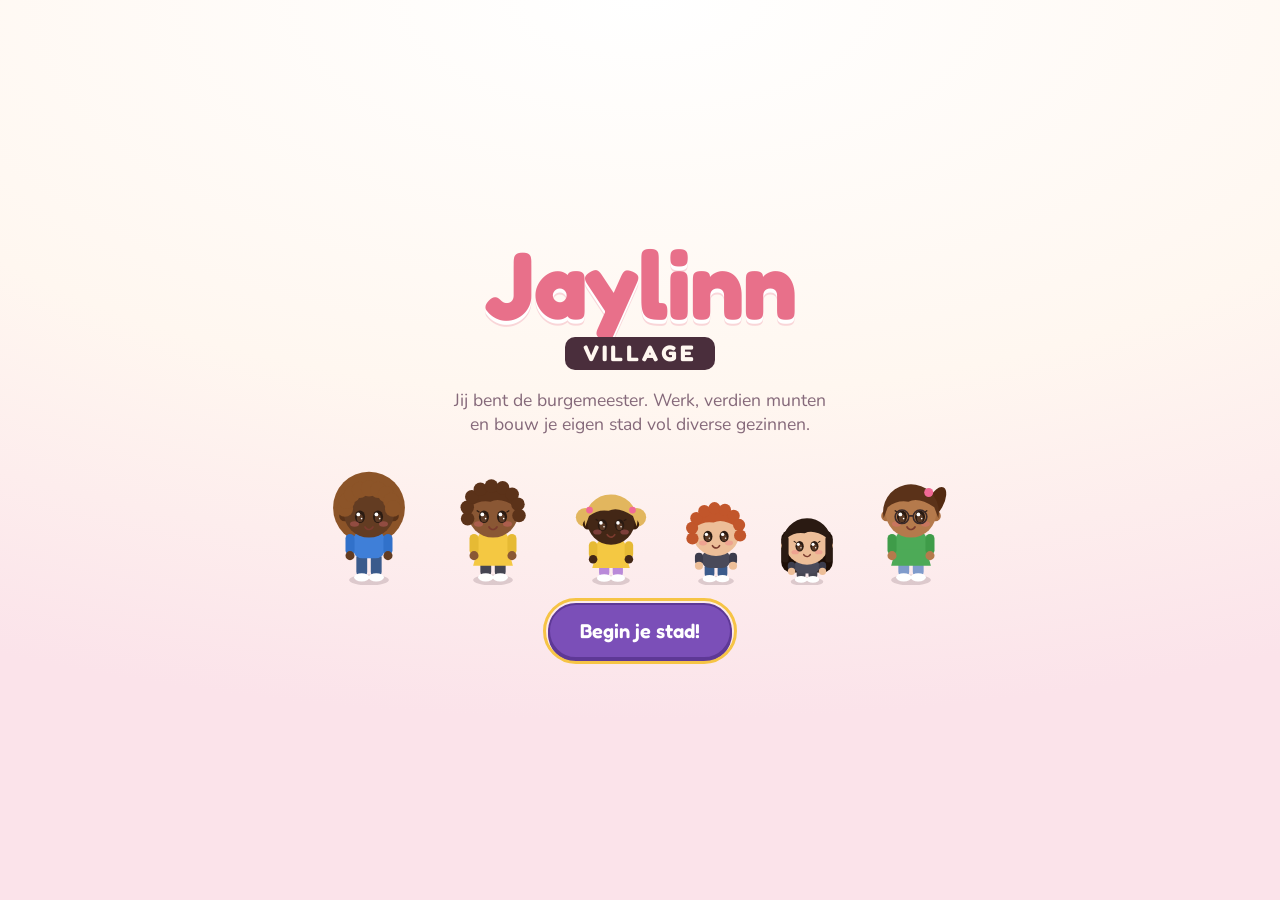
<file: jaylinn-village/index.html>
<!doctype html>
<html lang="nl">
<head>
<meta charset="utf-8">
<meta name="viewport" content="width=device-width, initial-scale=1, viewport-fit=cover">
<title>Jaylinn Village</title>
<link rel="preconnect" href="https://fonts.googleapis.com">
<link rel="stylesheet" href="https://fonts.googleapis.com/css2?family=Fredoka:wght@500;600;700&family=Nunito:wght@400;700;800&display=swap">
<link rel="stylesheet" href="style.css">
</head>
<body>
<!-- page -->
<div id="app">
  <canvas id="city" aria-label="Jouw stad"></canvas>
  <div id="bubbles" aria-hidden="true"></div>

  <section id="screen-start" class="screen">
    <div class="screen-inner start">
      <div class="logo"><span class="big">Jaylinn</span><span class="tag">Village</span></div>
      <p class="start-sub">Jij bent de burgemeester. Werk, verdien munten en bouw je eigen stad vol diverse gezinnen.</p>
      <div id="start-people" aria-hidden="true"></div>
      <div id="start-actions"></div>
    </div>
  </section>

  <section id="screen-creator" class="screen" hidden>
    <div class="screen-inner">
      <div class="screen-head">
        <button id="creator-back" class="icon-btn" type="button" aria-label="Terug">←</button>
        <h1 id="creator-title">Maak je eigen poppetje</h1>
      </div>
      <div class="creator">
        <div class="creator-preview">
          <div id="creator-preview"></div>
          <div style="width:100%">
            <label class="opt-label" for="player-name">Naam</label>
            <input id="player-name" type="text" maxlength="16" placeholder="Hoe heet je?" autocomplete="off">
          </div>
        </div>
        <div class="creator-opts">
          <div class="opt"><span class="opt-label">1. Ik ben een</span>
            <div class="seg" id="c-gender"><button class="btn" type="button" data-g="m">Jongen</button><button class="btn" type="button" data-g="v">Meisje</button></div>
          </div>
          <div class="opt"><span class="opt-label">2. Huidskleur</span><div class="swatches" id="c-skin"></div></div>
          <div class="opt"><span class="opt-label">3. Haarstijl</span><div class="hairopts" id="c-hair"></div></div>
          <div class="opt"><span class="opt-label" id="c-haircolor-label">4. Haarkleur</span><div class="swatches" id="c-haircolor"></div></div>
          <div class="opt"><span class="opt-label">5. Shirt</span><div class="swatches" id="c-shirt"></div></div>
          <div class="opt"><span class="opt-label">6. Broek</span><div class="swatches" id="c-pants"></div></div>
          <div class="opt"><span class="opt-label">7. Extra</span><div class="chips" id="c-extra"></div></div>
          <div class="screen-foot"><button id="creator-done" class="btn btn-primary btn-big" type="button">Klaar!</button></div>
        </div>
      </div>
    </div>
  </section>

  <section id="screen-house" class="screen" hidden>
    <div class="screen-inner">
      <div class="screen-head">
        <button id="house-back" class="icon-btn" type="button" aria-label="Terug">←</button>
        <h1>Kies je huis</h1>
      </div>
      <p class="muted">Hier woon jij, als burgemeester van de stad. Welk huis vind je het mooist?</p>
      <div class="house-list" id="house-list"></div>
      <div class="screen-foot"><button id="house-done" class="btn btn-primary btn-big" type="button" disabled>Hier ga ik wonen!</button></div>
    </div>
  </section>

  <div id="hud" hidden>
    <div class="hud-top">
      <div class="pill" title="Munten">🪙 <b id="coins">0</b></div>
      <div class="pill" title="Diamanten">💎 <b id="gems">0</b></div>
      <div class="level"><span class="lv">Level <b id="lvl">1</b></span><div class="xpbar"><i id="xpfill"></i></div><span id="xptext"></span></div>
      <div class="pill" id="clock"></div>
    </div>
    <div class="hud-left">
      <button id="btn-tasks" class="side-btn" type="button" aria-label="Taken">📋<small>Taken</small><span id="task-badge" class="badge" hidden>0</span></button>
      <button id="btn-people" class="side-btn" type="button" aria-label="Bewoners">👪<small>Bewoners</small></button>
      <button id="btn-settings" class="side-btn" type="button" aria-label="Instellingen">⚙️<small>Menu</small></button>
    </div>
    <div id="cam-btns" class="cam-btns" hidden>
      <button id="btn-rotl" class="cam-btn" type="button" aria-label="Draai de stad naar links">⟲</button>
      <button id="btn-rotr" class="cam-btn" type="button" aria-label="Draai de stad naar rechts">⟳</button>
    </div>
    <button id="btn-build" class="fab" type="button" aria-label="Bouwen">🔨</button>
  </div>

  <div id="buildbar" hidden>
    <div class="bb-top">
      <div id="shop-tabs"></div>
      <button id="btn-undo" class="btn" type="button">↩️ Terug</button>
      <button id="btn-done" class="btn btn-primary" type="button">Klaar</button>
    </div>
    <div id="shop-items"></div>
  </div>
  <div id="placebar" hidden></div>

  <div id="guide" hidden>
    <div class="g-face"></div>
    <div class="g-bubble"><b>Jaylinn</b><span class="g-text"></span><button id="guide-close" class="icon-btn" type="button" aria-label="Tip sluiten">✕</button></div>
  </div>

  <div id="modal" hidden><div class="sheet"></div></div>
  <div id="minigame" hidden></div>
  <div id="toasts" aria-live="polite"></div>
</div>
<script src="js/data.js"></script>
<script src="js/avatar.js"></script>
<script src="js/storage.js"></script>
<script src="js/city.js"></script>
<script src="vendor/three.min.js"></script>
<script src="vendor/GLTFLoader.js"></script>
<script src="js/render.js"></script>
<script src="js/render3d.js"></script>
<script src="js/minigames.js"></script>
<script src="js/minigames2.js"></script>
<script src="js/ui.js"></script>
<script src="js/main.js"></script>
<!-- /page -->
</body>
</html>
</file>
<file: jaylinn-village/style.css>
/* Jaylinn Village – één vrolijke pastelwereld (bewust alleen een lichte stijl).
   Indeling: de stad vult het hele scherm; knoppen zweven erboven, menu's schuiven van onderen in. */
:root {
  --cream: #FFF7F0;
  --paper: #FFFFFF;
  --blush: #FBE3EA;
  --rose: #E8708A;
  --plum: #7B4FB8;
  --plum-dark: #5E3896;
  --ink: #4A2E3C;
  --ink-soft: #85697A;
  --leaf: #4DAA57;
  --sun: #F6C445;
  --danger: #D9534A;
  --line: rgba(74, 46, 60, 0.14);
  --shadow: 0 6px 18px rgba(94, 56, 150, 0.16);
  --font-display: 'Fredoka', 'Baloo 2', 'Nunito', system-ui, sans-serif;
  --font-body: 'Nunito', system-ui, -apple-system, 'Segoe UI', sans-serif;
  --r: 18px;
  color-scheme: light;
}
html, body { height: 100%; }
body {
  margin: 0; background: var(--cream); color: var(--ink);
  font-family: var(--font-body); font-size: 16px; line-height: 1.4;
  overflow: hidden; -webkit-tap-highlight-color: transparent; user-select: none; -webkit-user-select: none;
}
#app { position: relative; height: 100%; overflow: hidden; }
#city { position: absolute; inset: 0; width: 100%; height: 100%; display: block; touch-action: none; background: #CDEFFB; }
[hidden] { display: none !important; }
h1, h2, h3 { font-family: var(--font-display); font-weight: 600; margin: 0; text-wrap: balance; }
h2 { font-size: 1.45rem; }
h3 { font-size: 1.05rem; margin-top: 4px; }
p { margin: 0; }
.muted { color: var(--ink-soft); }
.small { font-size: 0.85rem; }
.center { text-align: center; }
.row { display: flex; gap: 10px; flex-wrap: wrap; justify-content: center; }
input[type=text] {
  font: inherit; font-size: 1.1rem; padding: 12px 14px; border-radius: 14px; border: 2px solid var(--line);
  background: var(--paper); color: var(--ink); width: 100%; box-sizing: border-box; user-select: text;
}
input[type=text]:focus { outline: none; border-color: var(--plum); }

/* knoppen */
.btn {
  font-family: var(--font-display); font-weight: 600; font-size: 1rem; color: var(--ink);
  background: var(--paper); border: 2px solid var(--line); border-radius: 999px; padding: 10px 18px;
  cursor: pointer; transition: transform .12s, box-shadow .12s, background .12s; box-shadow: 0 3px 0 rgba(74,46,60,0.12);
}
.btn:active { transform: translateY(2px); box-shadow: none; }
.btn:disabled { opacity: .45; cursor: default; transform: none; }
.btn-primary { background: var(--plum); border-color: var(--plum-dark); color: #fff; box-shadow: 0 3px 0 var(--plum-dark); }
.btn-danger { background: var(--danger); border-color: #B23E36; color: #fff; box-shadow: 0 3px 0 #B23E36; }
.btn-quiet { background: transparent; box-shadow: none; border-color: transparent; color: var(--ink-soft); }
.btn-big { font-size: 1.25rem; padding: 14px 30px; }
button:focus-visible, .btn:focus-visible { outline: 3px solid var(--sun); outline-offset: 2px; }
.icon-btn {
  width: 40px; height: 40px; border-radius: 50%; border: none; background: var(--blush); color: var(--ink);
  font-size: 1.1rem; cursor: pointer; flex: none;
}

/* schermen: start, poppetje, huis */
.screen {
  position: absolute; inset: 0; overflow-y: auto; z-index: 20;
  background: radial-gradient(120% 80% at 50% 0%, #FFFFFF 0%, var(--cream) 55%, var(--blush) 100%);
  padding-left: max(16px, env(safe-area-inset-left, 0px)); padding-right: max(16px, env(safe-area-inset-right, 0px));
  padding-block: 24px;
}
.screen-inner { max-width: 980px; margin: 0 auto; display: flex; flex-direction: column; gap: 18px; }
.logo { font-family: var(--font-display); font-weight: 700; line-height: .9; color: var(--rose); text-align: center; }
.logo .big { display: block; font-size: clamp(3.2rem, 13vw, 6rem); letter-spacing: -1px; text-shadow: 0 4px 0 #fff, 0 6px 0 rgba(232,112,138,.25); }
.logo .tag {
  display: inline-block; margin-top: 10px; font-size: clamp(1rem, 4vw, 1.4rem); letter-spacing: 3px; text-transform: uppercase;
  background: var(--ink); color: var(--cream); padding: 6px 18px; border-radius: 10px;
}
.start { min-height: 100%; justify-content: center; align-items: center; text-align: center; }
.start-sub { font-size: 1.1rem; color: var(--ink-soft); max-width: 34ch; margin: 0 auto; }
#start-people { display: flex; justify-content: center; align-items: flex-end; gap: 0; min-height: 130px; flex-wrap: wrap; }
#start-actions { display: flex; flex-direction: column; align-items: center; gap: 12px; }
.start-info { color: var(--ink-soft); }

.creator { display: grid; grid-template-columns: minmax(0, 260px) minmax(0, 1fr); gap: 20px; align-items: start; }
.creator-preview {
  background: linear-gradient(160deg, #E9DDFB, #FBE3EA); border-radius: 26px; padding: 16px; display: flex; flex-direction: column; align-items: center; gap: 12px;
  position: sticky; top: 0;
}
.creator-preview canvas { max-width: 100%; height: auto; }
.creator-opts { display: flex; flex-direction: column; gap: 14px; min-width: 0; }
.opt { background: var(--paper); border-radius: var(--r); padding: 12px 14px; box-shadow: var(--shadow); }
.opt-label { font-family: var(--font-display); font-weight: 600; font-size: .95rem; margin-bottom: 8px; display: block; }
.swatches, .chips { display: flex; flex-wrap: wrap; gap: 8px; }
.swatch { width: 38px; height: 38px; border-radius: 50%; border: 3px solid #fff; box-shadow: 0 0 0 2px var(--line); cursor: pointer; }
.swatch.on { box-shadow: 0 0 0 3px var(--plum); transform: scale(1.08); }
.hairopts { display: grid; grid-template-columns: repeat(auto-fill, minmax(74px, 1fr)); gap: 8px; }
.hairopt { background: var(--cream); border: 2px solid transparent; border-radius: 14px; padding: 4px; display: flex; flex-direction: column; align-items: center; cursor: pointer; font: inherit; font-size: .8rem; color: var(--ink); }
.hairopt.on { border-color: var(--plum); background: #F1E9FC; }
.seg { display: flex; gap: 8px; }
.seg button { flex: 1; }
.seg button.on, .chip.on { background: var(--plum); color: #fff; border-color: var(--plum-dark); }
.chip { font: inherit; font-weight: 700; padding: 8px 14px; border-radius: 999px; border: 2px solid var(--line); background: var(--paper); color: var(--ink); cursor: pointer; }
.screen-head { display: flex; align-items: center; gap: 12px; }
.screen-head h1 { font-size: clamp(1.4rem, 5vw, 2rem); flex: 1; }
.screen-foot { display: flex; justify-content: flex-end; gap: 10px; }

.house-list { display: grid; grid-template-columns: repeat(auto-fit, minmax(200px, 1fr)); gap: 16px; }
.house-card { background: var(--paper); border: 3px solid transparent; border-radius: 24px; padding: 10px; cursor: pointer; box-shadow: var(--shadow); display: flex; flex-direction: column; align-items: center; gap: 6px; font: inherit; color: var(--ink); }
.house-card.on { border-color: var(--plum); background: #F7F1FE; }
.house-cv { width: 100%; max-width: 260px; height: auto; aspect-ratio: 300 / 240; }
.house-name { font-family: var(--font-display); font-weight: 600; font-size: 1.15rem; }

/* HUD */
.hud-top {
  position: absolute; z-index: 5; top: env(safe-area-inset-top, 0px); left: 0; right: 0;
  padding: 10px max(12px, env(safe-area-inset-right, 0px)) 0 max(12px, env(safe-area-inset-left, 0px));
  display: flex; gap: 8px; align-items: center; flex-wrap: wrap; pointer-events: none;
}
.pill {
  pointer-events: auto; background: rgba(255,255,255,.92); border-radius: 999px; padding: 6px 14px 6px 10px;
  font-family: var(--font-display); font-weight: 600; font-size: 1.05rem; box-shadow: var(--shadow); white-space: nowrap;
  font-variant-numeric: tabular-nums;
}
.level { pointer-events: auto; background: rgba(255,255,255,.92); border-radius: 999px; padding: 5px 14px; box-shadow: var(--shadow); display: flex; align-items: center; gap: 8px; }
.level .lv { font-family: var(--font-display); font-weight: 600; white-space: nowrap; }
.xpbar { width: 90px; height: 10px; border-radius: 6px; background: #EADFF4; overflow: hidden; }
.xpbar i { display: block; height: 100%; width: 0; background: linear-gradient(90deg, var(--sun), var(--rose)); transition: width .4s; }
#xptext { font-size: .75rem; color: var(--ink-soft); white-space: nowrap; font-variant-numeric: tabular-nums; }
#clock { margin-left: auto; font-size: .9rem; }
.hud-left {
  position: absolute; z-index: 5; left: max(12px, env(safe-area-inset-left, 0px)); top: calc(env(safe-area-inset-top, 0px) + 64px);
  display: flex; flex-direction: column; gap: 10px;
}
.side-btn {
  position: relative; width: 58px; height: 58px; border-radius: 18px; border: none; background: rgba(255,255,255,.94); box-shadow: var(--shadow);
  font-size: 1.5rem; cursor: pointer; display: flex; flex-direction: column; align-items: center; justify-content: center; color: var(--ink);
}
.side-btn small { font-size: .62rem; font-weight: 800; }
.badge { position: absolute; top: -4px; right: -4px; background: var(--rose); color: #fff; border-radius: 999px; min-width: 20px; height: 20px; font-size: .75rem; font-weight: 800; display: flex; align-items: center; justify-content: center; animation: pulse 1.2s infinite; }
.fab {
  position: absolute; z-index: 6; right: max(16px, env(safe-area-inset-right, 0px)); bottom: calc(env(safe-area-inset-bottom, 0px) + 16px);
  width: 76px; height: 76px; border-radius: 50%; border: 4px solid #fff; background: var(--leaf); box-shadow: 0 5px 0 #33803D, var(--shadow);
  font-size: 2.1rem; cursor: pointer; transition: transform .15s;
}
.fab.on { background: var(--rose); box-shadow: 0 5px 0 #B9506A, var(--shadow); transform: rotate(-20deg); }

/* bouwbalk */
#buildbar {
  position: absolute; z-index: 7; left: 0; right: 0; bottom: 0;
  background: rgba(255,255,255,.97); border-radius: 24px 24px 0 0; box-shadow: 0 -6px 20px rgba(94,56,150,.15);
  padding: 10px max(12px, env(safe-area-inset-right, 0px)) calc(env(safe-area-inset-bottom, 0px) + 10px) max(12px, env(safe-area-inset-left, 0px));
  display: flex; flex-direction: column; gap: 8px;
}
.bb-top { display: flex; gap: 8px; align-items: center; }
#shop-tabs { display: flex; gap: 6px; overflow-x: auto; flex: 1; min-width: 0; scrollbar-width: none; }
.tab { font-family: var(--font-display); font-weight: 600; font-size: .95rem; border: none; background: var(--cream); color: var(--ink); padding: 8px 12px; border-radius: 12px; cursor: pointer; white-space: nowrap; }
.tab.on { background: var(--plum); color: #fff; }
#shop-items { display: flex; gap: 8px; overflow-x: auto; padding: 4px 2px 6px; scrollbar-width: thin; padding-right: 90px; }
.shop-item {
  position: relative; flex: none; width: 96px; border: 2px solid var(--line); border-radius: 16px; background: var(--paper); cursor: pointer;
  display: flex; flex-direction: column; align-items: center; padding: 8px 4px; gap: 2px; font: inherit; color: var(--ink);
}
.shop-item .e { font-size: 1.9rem; line-height: 1.1; }
.shop-item .n { font-weight: 800; font-size: .8rem; text-align: center; line-height: 1.1; }
.shop-item .p { font-size: .78rem; color: var(--ink-soft); font-variant-numeric: tabular-nums; }
.shop-item .size { position: absolute; top: 4px; right: 6px; font-size: .65rem; color: var(--ink-soft); }
.shop-item.on { border-color: var(--plum); background: #F1E9FC; box-shadow: 0 0 0 2px var(--plum); }
.shop-item.locked { opacity: .5; }
.shop-item.poor .p { color: var(--danger); }
#placebar {
  position: absolute; z-index: 8; left: 50%; transform: translateX(-50%); bottom: calc(env(safe-area-inset-bottom, 0px) + 168px);
  width: min(560px, calc(100% - 32px)); background: var(--paper); border-radius: 18px; box-shadow: var(--shadow); padding: 10px 12px;
  display: flex; gap: 10px; align-items: center; flex-wrap: wrap; box-sizing: border-box;
}
.pb-text { flex: 1 1 220px; font-size: .92rem; min-width: 0; }
.pb-btns { display: flex; gap: 6px; flex-wrap: wrap; }
.pb-btns .btn { padding: 8px 14px; font-size: .92rem; }

/* gids Jaylinn */
#guide {
  position: absolute; z-index: 9; left: max(12px, env(safe-area-inset-left, 0px)); bottom: calc(env(safe-area-inset-bottom, 0px) + 16px);
  max-width: min(440px, calc(100% - 120px)); display: flex; align-items: flex-end; gap: 4px;
}
#guide.in { animation: rise .35s ease-out; }
.g-face { flex: none; width: 84px; pointer-events: none; }
#app.building #guide { bottom: calc(env(safe-area-inset-bottom, 0px) + 236px); }
.g-bubble { position: relative; background: var(--paper); border-radius: 18px 18px 18px 4px; padding: 12px 36px 12px 14px; box-shadow: var(--shadow); font-size: .95rem; margin-bottom: 18px; }
.g-bubble b { font-family: var(--font-display); color: var(--rose); display: block; }
#guide-close { position: absolute; top: 6px; right: 6px; width: 28px; height: 28px; font-size: .85rem; }

/* kaartjes */
#modal {
  position: absolute; inset: 0; z-index: 30; background: rgba(74,46,60,.35); display: flex; align-items: center; justify-content: center;
  padding: 16px max(16px, env(safe-area-inset-right, 0px)) 16px max(16px, env(safe-area-inset-left, 0px));
}
.sheet {
  position: relative; background: var(--cream); border-radius: 26px; box-shadow: 0 12px 40px rgba(74,46,60,.3); padding: 22px;
  width: min(460px, 100%); max-height: 100%; overflow-y: auto; box-sizing: border-box; display: flex; flex-direction: column; gap: 12px;
  animation: rise .25s ease-out;
}
.sheet.wide { width: min(620px, 100%); }
.sheet-close { position: absolute; top: 12px; right: 12px; }
.sheet h2 { padding-right: 40px; }
.people { display: flex; flex-direction: column; gap: 6px; }
.person-row { display: flex; gap: 10px; align-items: center; background: var(--paper); border-radius: 14px; padding: 4px 10px 4px 4px; }
.person-txt { display: flex; flex-direction: column; min-width: 0; }
.person-txt span { font-size: .85rem; color: var(--ink-soft); }
.hearts i { font-style: normal; color: #E5D6DF; font-size: 1.1rem; }
.hearts i.on { color: var(--rose); }
.happy { display: flex; align-items: center; gap: 8px; font-weight: 700; }
.tipline { background: #FFF4C9; border-radius: 12px; padding: 8px 12px; font-size: .9rem; }
.warnline { background: #FDE2DF; border-radius: 12px; padding: 8px 12px; font-size: .9rem; }
.confirm-text { font-size: 1.1rem; font-weight: 700; padding-right: 30px; }
.task { display: flex; align-items: center; gap: 10px; background: var(--paper); border-radius: 16px; padding: 10px 12px; }
.task.done { background: #EAF7E6; }
.task-main { flex: 1; display: flex; flex-direction: column; gap: 4px; min-width: 0; }
.bar { height: 8px; background: #EADFF4; border-radius: 6px; overflow: hidden; }
.bar i { display: block; height: 100%; background: var(--leaf); }
.fam-list { display: flex; flex-direction: column; gap: 8px; }
.fam-row { display: flex; align-items: center; gap: 10px; background: var(--paper); border: none; border-radius: 16px; padding: 6px 12px 6px 6px; cursor: pointer; font: inherit; color: var(--ink); text-align: left; }
.faces { display: flex; flex: none; }
.faces canvas { margin-right: -12px; }
.fam-txt { flex: 1; display: flex; flex-direction: column; min-width: 0; margin-left: 12px; }
.fam-txt span { font-size: .82rem; color: var(--ink-soft); overflow: hidden; text-overflow: ellipsis; white-space: nowrap; }
.player-card { display: flex; gap: 14px; align-items: center; }
.player-card > div { display: flex; flex-direction: column; gap: 8px; align-items: flex-start; }
.levelburst { font-size: 4rem; text-align: center; animation: spin 1.2s ease-out; }
.unlocks { display: flex; gap: 10px; justify-content: center; flex-wrap: wrap; }
.unlock { background: var(--paper); border-radius: 14px; padding: 8px 12px; display: flex; flex-direction: column; align-items: center; font-weight: 700; font-size: .85rem; }
.unlock .e { font-size: 2rem; }

/* meldingen */
#toasts { position: absolute; z-index: 40; top: calc(env(safe-area-inset-top, 0px) + 64px); left: 50%; transform: translateX(-50%); display: flex; flex-direction: column; gap: 6px; align-items: center; pointer-events: none; width: calc(100% - 32px); }
.toast { background: var(--ink); color: #fff; padding: 10px 16px; border-radius: 14px; font-weight: 700; box-shadow: var(--shadow); animation: rise .25s ease-out; transition: opacity .4s; max-width: 420px; text-align: center; }
.toast.warn { background: var(--danger); }
.toast.out { opacity: 0; }

/* mini-games */
#minigame {
  position: absolute; inset: 0; z-index: 35; background: linear-gradient(180deg, #FFF7F0, #FBE3EA);
  display: flex; flex-direction: column;
  padding: env(safe-area-inset-top, 0px) max(12px, env(safe-area-inset-right, 0px)) env(safe-area-inset-bottom, 0px) max(12px, env(safe-area-inset-left, 0px));
}
.mg-head { display: flex; align-items: center; gap: 10px; padding: 10px 0; flex-wrap: wrap; }
.mg-title { font-family: var(--font-display); font-weight: 600; font-size: 1.3rem; }
.mg-timer { flex: 1 1 120px; height: 14px; background: #EADFF4; border-radius: 8px; overflow: hidden; min-width: 80px; }
.mg-timer i { display: block; height: 100%; width: 100%; background: var(--leaf); transition: width .1s linear; }
.mg-timer.low i { background: var(--danger); }
.mg-score { font-weight: 800; font-variant-numeric: tabular-nums; }
.mg-body { flex: 1; min-height: 0; overflow-y: auto; padding-bottom: 12px; }
.mg-intro, .mg-result { max-width: 460px; margin: 4vh auto 0; background: var(--paper); border-radius: 26px; padding: 24px; box-shadow: var(--shadow); display: flex; flex-direction: column; gap: 12px; text-align: center; align-items: center; }
.mg-demo { font-size: 1.3rem; background: var(--cream); border-radius: 14px; padding: 10px 14px; }
.mg-reward { font-weight: 800; }
.stars { display: flex; gap: 8px; font-size: 3.4rem; }
.stars span { color: #E5D6DF; }
.stars span.on { color: var(--sun); animation: starpop .5s var(--d) both; text-shadow: 0 3px 0 #D9A21E; }
.mg-gain { display: flex; gap: 16px; font-family: var(--font-display); font-weight: 600; font-size: 1.3rem; }

.speech { position: relative; background: var(--cream); border-radius: 14px; padding: 8px 12px; font-weight: 700; font-size: .95rem; }
.sm-wrap { display: grid; grid-template-columns: minmax(0, 270px) minmax(0, 1fr); gap: 14px; align-items: start; }
.sm-customer { display: flex; flex-direction: column; gap: 10px; }
.sm-card { background: var(--paper); border-radius: 22px; padding: 14px; box-shadow: var(--shadow); display: flex; flex-direction: column; align-items: center; gap: 8px; }
.sm-name { font-family: var(--font-display); font-weight: 600; }
.sm-list { list-style: none; margin: 0; padding: 10px 12px; width: 100%; box-sizing: border-box; background: #FFFDF6; border: 2px dashed #E7D8A8; border-radius: 12px; display: flex; flex-direction: column; gap: 4px; }
.sm-list li { display: flex; align-items: center; gap: 8px; font-weight: 700; }
.sm-list li b { margin-left: auto; font-variant-numeric: tabular-nums; }
.sm-list li .e { font-size: 1.4rem; }
.sm-list li.done { color: var(--leaf); text-decoration: line-through; }
.sm-basket { background: var(--paper); border-radius: 16px; padding: 10px; font-size: 1.4rem; min-height: 32px; box-shadow: var(--shadow); word-break: break-all; }
.sm-shelves { display: grid; grid-template-columns: repeat(auto-fill, minmax(104px, 1fr)); gap: 10px; background: linear-gradient(180deg, #F3E6D5 0 49%, #D8BFA0 49% 51%, #F3E6D5 51%); border-radius: 22px; padding: 12px; }
.sm-item, .rs-ing, .op-act {
  border: none; border-radius: 16px; background: var(--paper); cursor: pointer; padding: 10px 4px; display: flex; flex-direction: column; align-items: center; gap: 2px;
  box-shadow: 0 3px 0 rgba(74,46,60,.14); font: inherit; color: var(--ink); touch-action: manipulation;
}
.sm-item .e, .rs-ing .e, .op-act .e { font-size: 2.6rem; line-height: 1.1; }
.sm-item .n, .rs-ing .n, .op-act .n { font-size: .8rem; font-weight: 800; }

.rs-tables { display: grid; grid-template-columns: repeat(3, minmax(0, 1fr)); gap: 10px; }
.rs-table { background: #F6E7D6; border: 3px solid transparent; border-radius: 20px; min-height: 150px; padding: 8px; display: flex; flex-direction: column; align-items: center; justify-content: flex-end; gap: 4px; cursor: pointer; font: inherit; color: var(--ink); }
.rs-table.has { background: #FFFFFF; border-color: #F2D1B8; }
.rs-seat { color: var(--ink-soft); font-weight: 700; margin: auto; }
.rs-order { background: var(--cream); border-radius: 14px; padding: 4px 10px; display: flex; flex-direction: column; align-items: center; font-weight: 800; }
.rs-order .big { font-size: 2rem; line-height: 1.1; }
.rs-order .recipe { font-size: 1rem; letter-spacing: 1px; white-space: nowrap; }
.rs-patience { width: 100%; height: 8px; background: #EADFF4; border-radius: 6px; overflow: hidden; }
.rs-patience i { display: block; height: 100%; width: 100%; background: var(--leaf); }
.rs-patience.low i { background: var(--danger); }
.rs-counter, .rs-pan { display: flex; align-items: center; gap: 10px; background: var(--paper); border-radius: 16px; padding: 8px 12px; margin-top: 10px; min-height: 44px; }
.rs-pan { margin: 0; flex: 1; }
.lbl { font-weight: 800; font-size: .85rem; color: var(--ink-soft); }
.rs-plates, .rs-pan-items { display: flex; gap: 8px; font-size: 1.9rem; }
.rs-plates i, .rs-pan-items i { font-size: .9rem; color: var(--ink-soft); }
.plate { background: #fff; border-radius: 50%; box-shadow: 0 0 0 3px #EEE3DA; padding: 0 4px; }
.rs-msg { text-align: center; font-weight: 800; padding: 8px; min-height: 1.4em; }
.rs-kitchen { display: flex; flex-direction: column; gap: 10px; background: #EFE6F7; border-radius: 22px; padding: 12px; }
.rs-ingr { display: grid; grid-template-columns: repeat(auto-fill, minmax(78px, 1fr)); gap: 8px; }
.rs-btns { display: flex; gap: 10px; justify-content: center; }
.rs-btns .btn { font-size: 1.1rem; }

.op-room { display: grid; grid-template-columns: repeat(auto-fill, minmax(130px, 1fr)); gap: 12px; background: repeating-linear-gradient(45deg, #FFF3C4 0 18px, #FFEDB0 18px 36px); border-radius: 24px; padding: 14px; }
.op-kid { position: relative; background: rgba(255,255,255,.75); border: 3px solid transparent; border-radius: 20px; padding: 46px 6px 6px; display: flex; flex-direction: column; align-items: center; cursor: pointer; font: inherit; color: var(--ink); }
.op-kid.sel { border-color: var(--plum); background: #F7F1FE; }
.op-name { font-weight: 800; font-size: .9rem; }
.op-need { position: absolute; top: 6px; left: 50%; transform: translateX(-50%) scale(0); width: 46px; height: 46px; border-radius: 50%; display: flex; align-items: center; justify-content: center; font-size: 1.6rem; transition: transform .2s; background: conic-gradient(var(--rose) calc(var(--left, 1) * 360deg), #F1E3EA 0); }
.op-need::before { content: ''; position: absolute; inset: 4px; border-radius: 50%; background: #fff; z-index: -1; }
.op-need { isolation: isolate; }
.op-need.on { transform: translateX(-50%) scale(1); }
.op-need.heart { background: #FFE3EC; }
.op-actions { display: grid; grid-template-columns: repeat(5, minmax(0, 1fr)); gap: 8px; position: sticky; bottom: 0; padding-top: 6px; }
.op-act.sel { background: var(--plum); color: #fff; }

/* samenstellen (bakkerij, café, ijssalon, bloemenwinkel) */
.as-top { display: grid; grid-template-columns: minmax(0, 190px) minmax(0, 1fr); gap: 12px; align-items: stretch; }
.as-cust { background: var(--paper); border-radius: 22px; padding: 10px; box-shadow: var(--shadow); display: flex; flex-direction: column; align-items: center; gap: 6px; }
.as-order { background: #FFFDF6; border: 2px dashed #E7D8A8; border-radius: 22px; padding: 12px; display: flex; flex-direction: column; gap: 8px; justify-content: center; }
.as-title { font-family: var(--font-display); font-weight: 600; font-size: 1.2rem; }
.as-title .big { font-size: 2.2rem; vertical-align: middle; }
.as-parts { display: flex; align-items: center; flex-wrap: wrap; gap: 6px; font-size: 2.2rem; }
.as-chip { position: relative; background: var(--paper); border-radius: 14px; padding: 2px 10px; box-shadow: 0 2px 0 rgba(74,46,60,.12); }
.as-chip i { position: absolute; top: -6px; left: -6px; width: 20px; height: 20px; border-radius: 50%; background: var(--plum); color: #fff; font-size: .75rem; font-style: normal; font-weight: 800; display: flex; align-items: center; justify-content: center; }
.as-arrow { color: var(--ink-soft); font-size: 1.4rem; }
.as-tray { display: flex; gap: 8px; justify-content: center; flex-wrap: wrap; margin-top: 10px; background: var(--paper); border-radius: 18px; padding: 10px; min-height: 52px; }
.as-slot { width: 56px; height: 56px; border-radius: 14px; border: 3px dashed #E5D6DF; display: flex; align-items: center; justify-content: center; font-size: 2rem; }
.as-slot.on { border-style: solid; border-color: var(--plum); background: #F7F1FE; }
.as-items { display: grid; grid-template-columns: repeat(auto-fill, minmax(78px, 1fr)); gap: 8px; }
.rs-ing.hint { outline: 4px solid var(--sun); animation: pulse 1s infinite; }

/* kapper */
.kp-wrap { display: flex; flex-direction: column; gap: 10px; align-items: center; max-width: 640px; margin: 0 auto; }
.kp-faces { display: flex; gap: 14px; justify-content: center; flex-wrap: wrap; }
.kp-photo, .kp-mine { background: var(--paper); border-radius: 22px; padding: 10px 14px; box-shadow: var(--shadow); display: flex; flex-direction: column; align-items: center; }
.kp-photo { background: #FFF8E1; transform: rotate(-2deg); border: 6px solid #fff; }
.kp-styles { display: grid; grid-template-columns: repeat(auto-fill, minmax(74px, 1fr)); gap: 8px; width: 100%; }
.kp-colors { justify-content: center; }
.opt-label { display: block; font-family: var(--font-display); font-weight: 600; font-size: .95rem; margin-bottom: 4px; }

/* dierenopvang */
.dp-room { display: grid; grid-template-columns: repeat(auto-fill, minmax(150px, 1fr)); gap: 12px; background: repeating-linear-gradient(90deg, #E6F2E0 0 24px, #DCEBD4 24px 48px); border-radius: 24px; padding: 14px; }
.dp-animal { position: relative; background: rgba(255,255,255,.85); border: 3px solid transparent; border-radius: 20px; padding: 12px 6px 8px; display: flex; flex-direction: column; align-items: center; gap: 4px; user-select: none; }
.dp-animal.done { background: #EAF7E6; border-color: var(--leaf); }
.dp-pet { font-size: 3.6rem; line-height: 1.1; }
.dp-steps { display: flex; gap: 8px; font-size: 1.5rem; }
.dp-steps span { opacity: .35; filter: grayscale(1); }
.dp-steps span.ok { opacity: 1; filter: none; }
.dp-foam { position: absolute; top: 6px; right: 10px; font-size: 1.6rem; }
.dp-badge { position: absolute; top: 4px; right: 8px; font-size: 1.6rem; }
.dp-actions { grid-template-columns: repeat(3, minmax(0, 1fr)); }

/* school */
.sc-board { background: #2F6B4F; border: 10px solid #A9774C; border-radius: 16px; color: #fff; text-align: center; padding: 18px 10px; min-height: 120px; display: flex; flex-direction: column; justify-content: center; gap: 6px; box-shadow: var(--shadow); }
.sc-q { font-family: var(--font-display); font-weight: 600; font-size: clamp(2rem, 9vw, 3.4rem); word-break: break-word; }
.sc-small { font-size: 1rem; opacity: .9; }
.sc-opts { display: grid; grid-template-columns: repeat(3, minmax(0, 1fr)); gap: 12px; margin-top: 14px; }
.sc-opt { font-family: var(--font-display); font-weight: 600; font-size: clamp(1.4rem, 6vw, 2.2rem); background: var(--paper); border: none; border-radius: 20px; padding: 18px 6px; cursor: pointer; box-shadow: 0 4px 0 rgba(74,46,60,.15); color: var(--ink); }
.sc-opt.wrong { background: #FDE2DF; color: var(--danger); box-shadow: none; }

/* ziekenhuis en dierenarts */
.dx-stage { display: flex; flex-direction: column; align-items: center; gap: 8px; }
.dx-fig { display: flex; flex-direction: column; align-items: center; gap: 4px; }
.dx-body { position: relative; width: 220px; height: 220px; background: #F4F8FB; border-radius: 22px; display: flex; align-items: center; justify-content: center; }
.dx-pet { font-size: 8.5rem; line-height: 1; }
.dx-zone { position: absolute; transform: translate(-50%, -50%); width: 46px; height: 46px; border-radius: 50%; border: 3px dashed rgba(74,46,60,.25); background: rgba(255,255,255,.35); cursor: pointer; font-size: 1.3rem; padding: 0; }
.dx-zone.hurt { border-color: var(--danger); background: rgba(217,83,74,.2); animation: pulse 1s infinite; }
.dx-say { max-width: 320px; text-align: center; }
.dx-tools { grid-template-columns: repeat(4, minmax(0, 1fr)); }

/* brandweer */
.bw-grid { display: grid; grid-template-columns: repeat(4, minmax(0, 1fr)); gap: 8px; background: #C9B7A0; border: 8px solid #A98A6B; border-radius: 16px; padding: 10px; max-width: 520px; margin: 0 auto; }
.bw-win { position: relative; aspect-ratio: 1; border: 4px solid #8B6A4D; border-radius: 10px; background: linear-gradient(180deg, #9FD3EA, #CBE8F5); cursor: pointer; display: flex; align-items: center; justify-content: center; overflow: hidden; padding: 0; touch-action: manipulation; }
.bw-fire.l1 { font-size: 2rem; } .bw-fire.l2 { font-size: 3rem; } .bw-fire.l3 { font-size: 4rem; animation: pulse .5s infinite; }
.bw-hp { position: absolute; bottom: 1px; left: 0; right: 0; text-align: center; font-size: .75rem; }
.bw-char { font-size: 2.4rem; }

/* busstation */
.bus-queue { display: flex; align-items: flex-end; gap: 8px; min-height: 130px; background: #EEF3F8; border-radius: 20px; padding: 10px; overflow-x: auto; }
.bus-pass { display: flex; flex-direction: column; align-items: center; flex: none; gap: 2px; }
.bus-dest { font-size: 1.2rem; background: #fff; border-radius: 10px; padding: 0 6px; }
.bus-road { position: relative; height: 56px; margin: 10px 0 0; background: #5B5A68; border-radius: 12px; border-top: 4px solid #8D8794; }
.bus-road::after { content: ''; position: absolute; left: 0; right: 0; top: 50%; border-top: 3px dashed rgba(255,255,255,.7); }
.bus-bus { position: absolute; top: 2px; left: 12.5%; transform: translateX(-50%); font-size: 2.8rem; transition: left .6s ease; z-index: 1; }
.bus-stops { display: grid; grid-template-columns: repeat(4, minmax(0, 1fr)); gap: 8px; margin-top: 8px; }
.bus-stop { border: none; border-radius: 16px; background: var(--paper); padding: 10px 4px; display: flex; flex-direction: column; align-items: center; gap: 2px; cursor: pointer; box-shadow: 0 3px 0 rgba(74,46,60,.14); font: inherit; color: var(--ink); touch-action: manipulation; }
.bus-stop .e { font-size: 2.4rem; line-height: 1.1; }
.bus-stop .n { font-size: .78rem; font-weight: 800; }

.stars-inline { color: var(--sun); font-size: 1rem; vertical-align: middle; }
.pet-pick { border: none; cursor: pointer; font: inherit; color: var(--ink); }
.toast.ok { background: var(--leaf); }

@media (max-width: 720px) {
  .as-top { grid-template-columns: minmax(0, 1fr); }
  .as-cust { flex-direction: row; flex-wrap: wrap; justify-content: center; }
  .dp-room { grid-template-columns: repeat(2, minmax(0, 1fr)); }
}

/* bewegingen */
@keyframes rise { from { transform: translateY(14px); opacity: 0; } to { transform: none; opacity: 1; } }
@keyframes pulse { 50% { transform: scale(1.15); } }
@keyframes spin { from { transform: scale(.2) rotate(-200deg); } to { transform: none; } }
@keyframes starpop { from { transform: scale(0) rotate(-40deg); } 70% { transform: scale(1.25); } to { transform: none; } }
@keyframes shakeit { 20%, 60% { transform: translateX(-6px); } 40%, 80% { transform: translateX(6px); } }
@keyframes popit { 40% { transform: scale(1.12); } }
.shake { animation: shakeit .35s; }
.pop { animation: popit .3s; }
#placebar.shake, #placebar.pop { animation: none; }

@media (max-width: 720px) {
  .creator { grid-template-columns: minmax(0, 1fr); }
  .creator-preview { position: static; flex-direction: row; }
  .creator-preview canvas { width: 140px !important; height: 140px !important; }
  .sm-wrap { grid-template-columns: minmax(0, 1fr); }
  .sm-card { flex-direction: row; flex-wrap: wrap; justify-content: center; }
  .sm-avatar { width: 64px !important; height: 64px !important; }
  .rs-table { min-height: 130px; }
  #xptext, #clock { display: none; }
  .xpbar { width: 60px; }
  #guide { max-width: calc(100% - 110px); }
  .g-face { width: 60px; }
  .g-face canvas { width: 60px !important; height: 60px !important; }
  #placebar { bottom: calc(env(safe-area-inset-bottom, 0px) + 204px); }
  .bb-top { flex-wrap: wrap; justify-content: flex-end; }
  #shop-tabs { order: 3; flex-basis: 100%; }
  .bb-top .btn { padding: 6px 14px; font-size: .9rem; }
  .g-bubble { font-size: .85rem; padding: 10px 34px 10px 12px; }
  #app.building #guide { bottom: calc(env(safe-area-inset-bottom, 0px) + 270px); }
}
@media (prefers-reduced-motion: reduce) {
  *, *::before, *::after { animation: none !important; transition: none !important; }
}
#app.building .fab { display: none; }

/* 3D-weergave: bubbels en zwevende teksten boven de scene */
#bubbles { position: absolute; inset: 0; overflow: hidden; pointer-events: none; z-index: 2; }
.bubble3d { position: absolute; left: 0; top: 0; background: #fff; color: var(--ink); font-family: var(--font-display); font-weight: 600; font-size: .9rem; padding: 4px 10px; border-radius: 14px; box-shadow: var(--shadow); white-space: nowrap; will-change: transform; }
.bubble3d::after { content: ''; position: absolute; left: 50%; bottom: -6px; width: 10px; height: 10px; background: inherit; transform: translateX(-50%) rotate(45deg); border-radius: 2px; }
.bubble3d[data-k="coin"] { background: #FFF4C9; }
.bubble3d[data-k="gift"] { background: #FFE3EC; }
.floater3d { position: absolute; transform: translate(-50%, -100%); font-family: var(--font-display); font-weight: 700; font-size: 1.1rem; color: var(--ink); text-shadow: 0 0 4px #fff, 0 0 4px #fff, 0 0 6px #fff; animation: floatup 1.6s ease-out forwards; }
@keyframes floatup { from { opacity: 1; margin-top: 0; } to { opacity: 0; margin-top: -60px; } }
.cam-btns { position: absolute; z-index: 6; right: max(16px, env(safe-area-inset-right, 0px)); bottom: calc(env(safe-area-inset-bottom, 0px) + 106px); display: flex; flex-direction: column; gap: 8px; }
.cam-btn { width: 48px; height: 48px; border-radius: 50%; border: none; background: rgba(255,255,255,.94); box-shadow: var(--shadow); font-size: 1.5rem; cursor: pointer; color: var(--ink); }
#app.building .cam-btns { bottom: calc(env(safe-area-inset-bottom, 0px) + 200px); }
</file>
<file: assets/stylesheets/main.7e37652d.min.css>
@charset "UTF-8";html{-webkit-text-size-adjust:none;-moz-text-size-adjust:none;text-size-adjust:none;box-sizing:border-box}*,:after,:before{box-sizing:inherit}@media (prefers-reduced-motion){*,:after,:before{transition:none!important}}body{margin:0}a,button,input,label{-webkit-tap-highlight-color:transparent}a{color:inherit;text-decoration:none}hr{border:0;box-sizing:initial;display:block;height:.05rem;overflow:visible;padding:0}small{font-size:80%}sub,sup{line-height:1em}img{border-style:none}table{border-collapse:initial;border-spacing:0}td,th{font-weight:400;vertical-align:top}button{background:#0000;border:0;font-family:inherit;font-size:inherit;margin:0;padding:0}input{border:0;outline:none}:root{--md-primary-fg-color:#4051b5;--md-primary-fg-color--light:#5d6cc0;--md-primary-fg-color--dark:#303fa1;--md-primary-bg-color:#fff;--md-primary-bg-color--light:#ffffffb3;--md-accent-fg-color:#526cfe;--md-accent-fg-color--transparent:#526cfe1a;--md-accent-bg-color:#fff;--md-accent-bg-color--light:#ffffffb3}[data-md-color-scheme=default]{color-scheme:light}[data-md-color-scheme=default] img[src$="#gh-dark-mode-only"],[data-md-color-scheme=default] img[src$="#only-dark"]{display:none}:root,[data-md-color-scheme=default]{--md-hue:225deg;--md-default-fg-color:#000000de;--md-default-fg-color--light:#0000008a;--md-default-fg-color--lighter:#00000052;--md-default-fg-color--lightest:#00000012;--md-default-bg-color:#fff;--md-default-bg-color--light:#ffffffb3;--md-default-bg-color--lighter:#ffffff4d;--md-default-bg-color--lightest:#ffffff1f;--md-code-fg-color:#36464e;--md-code-bg-color:#f5f5f5;--md-code-hl-color:#4287ff;--md-code-hl-color--light:#4287ff1a;--md-code-hl-number-color:#d52a2a;--md-code-hl-special-color:#db1457;--md-code-hl-function-color:#a846b9;--md-code-hl-constant-color:#6e59d9;--md-code-hl-keyword-color:#3f6ec6;--md-code-hl-string-color:#1c7d4d;--md-code-hl-name-color:var(--md-code-fg-color);--md-code-hl-operator-color:var(--md-default-fg-color--light);--md-code-hl-punctuation-color:var(--md-default-fg-color--light);--md-code-hl-comment-color:var(--md-default-fg-color--light);--md-code-hl-generic-color:var(--md-default-fg-color--light);--md-code-hl-variable-color:var(--md-default-fg-color--light);--md-typeset-color:var(--md-default-fg-color);--md-typeset-a-color:var(--md-primary-fg-color);--md-typeset-del-color:#f5503d26;--md-typeset-ins-color:#0bd57026;--md-typeset-kbd-color:#fafafa;--md-typeset-kbd-accent-color:#fff;--md-typeset-kbd-border-color:#b8b8b8;--md-typeset-mark-color:#ffff0080;--md-typeset-table-color:#0000001f;--md-typeset-table-color--light:rgba(0,0,0,.035);--md-admonition-fg-color:var(--md-default-fg-color);--md-admonition-bg-color:var(--md-default-bg-color);--md-warning-fg-color:#000000de;--md-warning-bg-color:#ff9;--md-footer-fg-color:#fff;--md-footer-fg-color--light:#ffffffb3;--md-footer-fg-color--lighter:#ffffff73;--md-footer-bg-color:#000000de;--md-footer-bg-color--dark:#00000052;--md-shadow-z1:0 0.2rem 0.5rem #0000000d,0 0 0.05rem #0000001a;--md-shadow-z2:0 0.2rem 0.5rem #0000001a,0 0 0.05rem #00000040;--md-shadow-z3:0 0.2rem 0.5rem #0003,0 0 0.05rem #00000059}.md-icon svg{fill:currentcolor;display:block;height:1.2rem;width:1.2rem}body{-webkit-font-smoothing:antialiased;-moz-osx-font-smoothing:grayscale;--md-text-font-family:var(--md-text-font,_),-apple-system,BlinkMacSystemFont,Helvetica,Arial,sans-serif;--md-code-font-family:var(--md-code-font,_),SFMono-Regular,Consolas,Menlo,monospace}aside,body,input{font-feature-settings:"kern","liga";color:var(--md-typeset-color);font-family:var(--md-text-font-family)}code,kbd,pre{font-feature-settings:"kern";font-family:var(--md-code-font-family)}:root{--md-typeset-table-sort-icon:url('data:image/svg+xml;charset=utf-8,<svg xmlns="http://www.w3.org/2000/svg" viewBox="0 0 24 24"><path d="m18 21-4-4h3V7h-3l4-4 4 4h-3v10h3M2 19v-2h10v2M2 13v-2h7v2M2 7V5h4v2z"/></svg>');--md-typeset-table-sort-icon--asc:url('data:image/svg+xml;charset=utf-8,<svg xmlns="http://www.w3.org/2000/svg" viewBox="0 0 24 24"><path d="M19 17h3l-4 4-4-4h3V3h2M2 17h10v2H2M6 5v2H2V5m0 6h7v2H2z"/></svg>');--md-typeset-table-sort-icon--desc:url('data:image/svg+xml;charset=utf-8,<svg xmlns="http://www.w3.org/2000/svg" viewBox="0 0 24 24"><path d="M19 7h3l-4-4-4 4h3v14h2M2 17h10v2H2M6 5v2H2V5m0 6h7v2H2z"/></svg>')}.md-typeset{-webkit-print-color-adjust:exact;color-adjust:exact;font-size:.8rem;line-height:1.6;overflow-wrap:break-word}@media print{.md-typeset{font-size:.68rem}}.md-typeset blockquote,.md-typeset dl,.md-typeset figure,.md-typeset ol,.md-typeset pre,.md-typeset ul{margin-bottom:1em;margin-top:1em}.md-typeset h1{color:var(--md-default-fg-color--light);font-size:2em;line-height:1.3;margin:0 0 1.25em}.md-typeset h1,.md-typeset h2{font-weight:300;letter-spacing:-.01em}.md-typeset h2{font-size:1.5625em;line-height:1.4;margin:1.6em 0 .64em}.md-typeset h3{font-size:1.25em;font-weight:400;letter-spacing:-.01em;line-height:1.5;margin:1.6em 0 .8em}.md-typeset h2+h3{margin-top:.8em}.md-typeset h4{font-weight:700;letter-spacing:-.01em;margin:1em 0}.md-typeset h5,.md-typeset h6{color:var(--md-default-fg-color--light);font-size:.8em;font-weight:700;letter-spacing:-.01em;margin:1.25em 0}.md-typeset h5{text-transform:uppercase}.md-typeset h5 code{text-transform:none}.md-typeset hr{border-bottom:.05rem solid var(--md-default-fg-color--lightest);display:flow-root;margin:1.5em 0}.md-typeset a{color:var(--md-typeset-a-color);word-break:break-word}.md-typeset a,.md-typeset a:before{transition:color 125ms}.md-typeset a:focus,.md-typeset a:hover{color:var(--md-accent-fg-color)}.md-typeset a:focus code,.md-typeset a:hover code{background-color:var(--md-accent-fg-color--transparent)}.md-typeset a code{color:currentcolor;transition:background-color 125ms}.md-typeset a.focus-visible{outline-color:var(--md-accent-fg-color);outline-offset:.2rem}.md-typeset code,.md-typeset kbd,.md-typeset pre{color:var(--md-code-fg-color);direction:ltr;font-variant-ligatures:none}@media print{.md-typeset code,.md-typeset kbd,.md-typeset pre{white-space:pre-wrap}}.md-typeset code{background-color:var(--md-code-bg-color);border-radius:.1rem;-webkit-box-decoration-break:clone;box-decoration-break:clone;font-size:.85em;padding:0 .2941176471em;word-break:break-word}.md-typeset code:not(.focus-visible){-webkit-tap-highlight-color:transparent;outline:none}.md-typeset pre{display:flow-root;line-height:1.4;position:relative}.md-typeset pre>code{-webkit-box-decoration-break:slice;box-decoration-break:slice;box-shadow:none;display:block;margin:0;outline-color:var(--md-accent-fg-color);overflow:auto;padding:.7720588235em 1.1764705882em;scrollbar-color:var(--md-default-fg-color--lighter) #0000;scrollbar-width:thin;touch-action:auto;word-break:normal}.md-typeset pre>code:hover{scrollbar-color:var(--md-accent-fg-color) #0000}.md-typeset pre>code::-webkit-scrollbar{height:.2rem;width:.2rem}.md-typeset pre>code::-webkit-scrollbar-thumb{background-color:var(--md-default-fg-color--lighter)}.md-typeset pre>code::-webkit-scrollbar-thumb:hover{background-color:var(--md-accent-fg-color)}.md-typeset kbd{background-color:var(--md-typeset-kbd-color);border-radius:.1rem;box-shadow:0 .1rem 0 .05rem var(--md-typeset-kbd-border-color),0 .1rem 0 var(--md-typeset-kbd-border-color),0 -.1rem .2rem var(--md-typeset-kbd-accent-color) inset;color:var(--md-default-fg-color);display:inline-block;font-size:.75em;padding:0 .6666666667em;vertical-align:text-top;word-break:break-word}.md-typeset mark{background-color:var(--md-typeset-mark-color);-webkit-box-decoration-break:clone;box-decoration-break:clone;color:inherit;word-break:break-word}.md-typeset abbr{border-bottom:.05rem dotted var(--md-default-fg-color--light);cursor:help;text-decoration:none}.md-typeset small{opacity:.75}[dir=ltr] .md-typeset sub,[dir=ltr] .md-typeset sup{margin-left:.078125em}[dir=rtl] .md-typeset sub,[dir=rtl] .md-typeset sup{margin-right:.078125em}[dir=ltr] .md-typeset blockquote{padding-left:.6rem}[dir=rtl] .md-typeset blockquote{padding-right:.6rem}[dir=ltr] .md-typeset blockquote{border-left:.2rem solid var(--md-default-fg-color--lighter)}[dir=rtl] .md-typeset blockquote{border-right:.2rem solid var(--md-default-fg-color--lighter)}.md-typeset blockquote{color:var(--md-default-fg-color--light);margin-left:0;margin-right:0}.md-typeset ul{list-style-type:disc}.md-typeset ul[type]{list-style-type:revert-layer}[dir=ltr] .md-typeset ol,[dir=ltr] .md-typeset ul{margin-left:.625em}[dir=rtl] .md-typeset ol,[dir=rtl] .md-typeset ul{margin-right:.625em}.md-typeset ol,.md-typeset ul{padding:0}.md-typeset ol:not([hidden]),.md-typeset ul:not([hidden]){display:flow-root}.md-typeset ol ol,.md-typeset ul ol{list-style-type:lower-alpha}.md-typeset ol ol ol,.md-typeset ul ol ol{list-style-type:lower-roman}.md-typeset ol ol ol ol,.md-typeset ul ol ol ol{list-style-type:upper-alpha}.md-typeset ol ol ol ol ol,.md-typeset ul ol ol ol ol{list-style-type:upper-roman}.md-typeset ol[type],.md-typeset ul[type]{list-style-type:revert-layer}[dir=ltr] .md-typeset ol li,[dir=ltr] .md-typeset ul li{margin-left:1.25em}[dir=rtl] .md-typeset ol li,[dir=rtl] .md-typeset ul li{margin-right:1.25em}.md-typeset ol li,.md-typeset ul li{margin-bottom:.5em}.md-typeset ol li blockquote,.md-typeset ol li p,.md-typeset ul li blockquote,.md-typeset ul li p{margin:.5em 0}.md-typeset ol li:last-child,.md-typeset ul li:last-child{margin-bottom:0}[dir=ltr] .md-typeset ol li ol,[dir=ltr] .md-typeset ol li ul,[dir=ltr] .md-typeset ul li ol,[dir=ltr] .md-typeset ul li ul{margin-left:.625em}[dir=rtl] .md-typeset ol li ol,[dir=rtl] .md-typeset ol li ul,[dir=rtl] .md-typeset ul li ol,[dir=rtl] .md-typeset ul li ul{margin-right:.625em}.md-typeset ol li ol,.md-typeset ol li ul,.md-typeset ul li ol,.md-typeset ul li ul{margin-bottom:.5em;margin-top:.5em}[dir=ltr] .md-typeset dd{margin-left:1.875em}[dir=rtl] .md-typeset dd{margin-right:1.875em}.md-typeset dd{margin-bottom:1.5em;margin-top:1em}.md-typeset img,.md-typeset svg,.md-typeset video{height:auto;max-width:100%}.md-typeset img[align=left]{margin:1em 1em 1em 0}.md-typeset img[align=right]{margin:1em 0 1em 1em}.md-typeset img[align]:only-child{margin-top:0}.md-typeset figure{display:flow-root;margin:1em auto;max-width:100%;text-align:center;width:-moz-fit-content;width:fit-content}.md-typeset figure img{display:block;margin:0 auto}.md-typeset figcaption{font-style:italic;margin:1em auto;max-width:24rem}.md-typeset iframe{max-width:100%}.md-typeset table:not([class]){background-color:var(--md-default-bg-color);border:.05rem solid var(--md-typeset-table-color);border-radius:.1rem;display:inline-block;font-size:.64rem;max-width:100%;overflow:auto;touch-action:auto}@media print{.md-typeset table:not([class]){display:table}}.md-typeset table:not([class])+*{margin-top:1.5em}.md-typeset table:not([class]) td>:first-child,.md-typeset table:not([class]) th>:first-child{margin-top:0}.md-typeset table:not([class]) td>:last-child,.md-typeset table:not([class]) th>:last-child{margin-bottom:0}.md-typeset table:not([class]) td:not([align]),.md-typeset table:not([class]) th:not([align]){text-align:left}[dir=rtl] .md-typeset table:not([class]) td:not([align]),[dir=rtl] .md-typeset table:not([class]) th:not([align]){text-align:right}.md-typeset table:not([class]) th{font-weight:700;min-width:5rem;padding:.9375em 1.25em;vertical-align:top}.md-typeset table:not([class]) td{border-top:.05rem solid var(--md-typeset-table-color);padding:.9375em 1.25em;vertical-align:top}.md-typeset table:not([class]) tbody tr{transition:background-color 125ms}.md-typeset table:not([class]) tbody tr:hover{background-color:var(--md-typeset-table-color--light);box-shadow:0 .05rem 0 var(--md-default-bg-color) inset}.md-typeset table:not([class]) a{word-break:normal}.md-typeset table th[role=columnheader]{cursor:pointer}[dir=ltr] .md-typeset table th[role=columnheader]:after{margin-left:.5em}[dir=rtl] .md-typeset table th[role=columnheader]:after{margin-right:.5em}.md-typeset table th[role=columnheader]:after{content:"";display:inline-block;height:1.2em;-webkit-mask-image:var(--md-typeset-table-sort-icon);mask-image:var(--md-typeset-table-sort-icon);-webkit-mask-repeat:no-repeat;mask-repeat:no-repeat;-webkit-mask-size:contain;mask-size:contain;transition:background-color 125ms;vertical-align:text-bottom;width:1.2em}.md-typeset table th[role=columnheader]:hover:after{background-color:var(--md-default-fg-color--lighter)}.md-typeset table th[role=columnheader][aria-sort=ascending]:after{background-color:var(--md-default-fg-color--light);-webkit-mask-image:var(--md-typeset-table-sort-icon--asc);mask-image:var(--md-typeset-table-sort-icon--asc)}.md-typeset table th[role=columnheader][aria-sort=descending]:after{background-color:var(--md-default-fg-color--light);-webkit-mask-image:var(--md-typeset-table-sort-icon--desc);mask-image:var(--md-typeset-table-sort-icon--desc)}.md-typeset__scrollwrap{margin:1em -.8rem;overflow-x:auto;touch-action:auto}.md-typeset__table{display:inline-block;margin-bottom:.5em;padding:0 .8rem}@media print{.md-typeset__table{display:block}}html .md-typeset__table table{display:table;margin:0;overflow:hidden;width:100%}@media screen and (max-width:44.984375em){.md-content__inner>pre{margin:1em -.8rem}.md-content__inner>pre code{border-radius:0}}.md-typeset .md-author{border-radius:100%;display:block;flex-shrink:0;height:1.6rem;overflow:hidden;position:relative;transition:color 125ms,transform 125ms;width:1.6rem}.md-typeset .md-author img{display:block}.md-typeset .md-author--more{background:var(--md-default-fg-color--lightest);color:var(--md-default-fg-color--lighter);font-size:.6rem;font-weight:700;line-height:1.6rem;text-align:center}.md-typeset .md-author--long{height:2.4rem;width:2.4rem}.md-typeset a.md-author{transform:scale(1)}.md-typeset a.md-author img{border-radius:100%;filter:grayscale(100%) opacity(75%);transition:filter 125ms}.md-typeset a.md-author:focus,.md-typeset a.md-author:hover{transform:scale(1.1);z-index:1}.md-typeset a.md-author:focus img,.md-typeset a.md-author:hover img{filter:grayscale(0)}.md-banner{background-color:var(--md-footer-bg-color);color:var(--md-footer-fg-color);overflow:auto}@media print{.md-banner{display:none}}.md-banner--warning{background-color:var(--md-warning-bg-color);color:var(--md-warning-fg-color)}.md-banner__inner{font-size:.7rem;margin:.6rem auto;padding:0 .8rem}[dir=ltr] .md-banner__button{float:right}[dir=rtl] .md-banner__button{float:left}.md-banner__button{color:inherit;cursor:pointer;transition:opacity .25s}.no-js .md-banner__button{display:none}.md-banner__button:hover{opacity:.7}html{font-size:125%;height:100%;overflow-x:hidden}@media screen and (min-width:100em){html{font-size:137.5%}}@media screen and (min-width:125em){html{font-size:150%}}body{background-color:var(--md-default-bg-color);display:flex;flex-direction:column;font-size:.5rem;min-height:100%;position:relative;width:100%}@media print{body{display:block}}@media screen and (max-width:59.984375em){body[data-md-scrolllock]{position:fixed}}.md-grid{margin-left:auto;margin-right:auto;max-width:61rem}.md-container{display:flex;flex-direction:column;flex-grow:1}@media print{.md-container{display:block}}.md-main{flex-grow:1}.md-main__inner{display:flex;height:100%;margin-top:1.5rem}.md-ellipsis{overflow:hidden;text-overflow:ellipsis}.md-toggle{display:none}.md-option{height:0;opacity:0;position:absolute;width:0}.md-option:checked+label:not([hidden]){display:block}.md-option.focus-visible+label{outline-color:var(--md-accent-fg-color);outline-style:auto}.md-skip{background-color:var(--md-default-fg-color);border-radius:.1rem;color:var(--md-default-bg-color);font-size:.64rem;margin:.5rem;opacity:0;outline-color:var(--md-accent-fg-color);padding:.3rem .5rem;position:fixed;transform:translateY(.4rem);z-index:-1}.md-skip:focus{opacity:1;transform:translateY(0);transition:transform .25s cubic-bezier(.4,0,.2,1),opacity 175ms 75ms;z-index:10}@page{margin:25mm}:root{--md-clipboard-icon:url('data:image/svg+xml;charset=utf-8,<svg xmlns="http://www.w3.org/2000/svg" viewBox="0 0 24 24"><path d="M19 21H8V7h11m0-2H8a2 2 0 0 0-2 2v14a2 2 0 0 0 2 2h11a2 2 0 0 0 2-2V7a2 2 0 0 0-2-2m-3-4H4a2 2 0 0 0-2 2v14h2V3h12z"/></svg>')}.md-clipboard{border-radius:.1rem;color:var(--md-default-fg-color--lightest);cursor:pointer;height:1.5em;outline-color:var(--md-accent-fg-color);outline-offset:.1rem;position:absolute;right:.5em;top:.5em;transition:color .25s;width:1.5em;z-index:1}@media print{.md-clipboard{display:none}}.md-clipboard:not(.focus-visible){-webkit-tap-highlight-color:transparent;outline:none}:hover>.md-clipboard{color:var(--md-default-fg-color--light)}.md-clipboard:focus,.md-clipboard:hover{color:var(--md-accent-fg-color)}.md-clipboard:after{background-color:currentcolor;content:"";display:block;height:1.125em;margin:0 auto;-webkit-mask-image:var(--md-clipboard-icon);mask-image:var(--md-clipboard-icon);-webkit-mask-position:center;mask-position:center;-webkit-mask-repeat:no-repeat;mask-repeat:no-repeat;-webkit-mask-size:contain;mask-size:contain;width:1.125em}.md-clipboard--inline{cursor:pointer}.md-clipboard--inline code{transition:color .25s,background-color .25s}.md-clipboard--inline:focus code,.md-clipboard--inline:hover code{background-color:var(--md-accent-fg-color--transparent);color:var(--md-accent-fg-color)}.md-typeset .md-code__content{display:grid}@keyframes consent{0%{opacity:0;transform:translateY(100%)}to{opacity:1;transform:translateY(0)}}@keyframes overlay{0%{opacity:0}to{opacity:1}}.md-consent__overlay{animation:overlay .25s both;-webkit-backdrop-filter:blur(.1rem);backdrop-filter:blur(.1rem);background-color:#0000008a;height:100%;opacity:1;position:fixed;top:0;width:100%;z-index:5}.md-consent__inner{animation:consent .5s cubic-bezier(.1,.7,.1,1) both;background-color:var(--md-default-bg-color);border:0;border-radius:.1rem;bottom:0;box-shadow:0 0 .2rem #0000001a,0 .2rem .4rem #0003;max-height:100%;overflow:auto;padding:0;position:fixed;width:100%;z-index:5}.md-consent__form{padding:.8rem}.md-consent__settings{display:none;margin:1em 0}input:checked+.md-consent__settings{display:block}.md-consent__controls{margin-bottom:.8rem}.md-typeset .md-consent__controls .md-button{display:inline}@media screen and (max-width:44.984375em){.md-typeset .md-consent__controls .md-button{display:block;margin-top:.4rem;text-align:center;width:100%}}.md-consent label{cursor:pointer}.md-content{flex-grow:1;min-width:0}.md-content__inner{margin:0 .8rem 1.2rem;padding-top:.6rem}@media screen and (min-width:76.25em){[dir=ltr] .md-sidebar--primary:not([hidden])~.md-content>.md-content__inner{margin-left:1.2rem}[dir=ltr] .md-sidebar--secondary:not([hidden])~.md-content>.md-content__inner,[dir=rtl] .md-sidebar--primary:not([hidden])~.md-content>.md-content__inner{margin-right:1.2rem}[dir=rtl] .md-sidebar--secondary:not([hidden])~.md-content>.md-content__inner{margin-left:1.2rem}}.md-content__inner:before{content:"";display:block;height:.4rem}.md-content__inner>:last-child{margin-bottom:0}[dir=ltr] .md-content__button{float:right}[dir=rtl] .md-content__button{float:left}[dir=ltr] .md-content__button{margin-left:.4rem}[dir=rtl] .md-content__button{margin-right:.4rem}.md-content__button{margin:.4rem 0;padding:0}@media print{.md-content__button{display:none}}.md-typeset .md-content__button{color:var(--md-default-fg-color--lighter)}.md-content__button svg{display:inline;vertical-align:top}[dir=rtl] .md-content__button svg{transform:scaleX(-1)}[dir=ltr] .md-dialog{right:.8rem}[dir=rtl] .md-dialog{left:.8rem}.md-dialog{background-color:var(--md-default-fg-color);border-radius:.1rem;bottom:.8rem;box-shadow:var(--md-shadow-z3);min-width:11.1rem;opacity:0;padding:.4rem .6rem;pointer-events:none;position:fixed;transform:translateY(100%);transition:transform 0ms .4s,opacity .4s;z-index:4}@media print{.md-dialog{display:none}}.md-dialog--active{opacity:1;pointer-events:auto;transform:translateY(0);transition:transform .4s cubic-bezier(.075,.85,.175,1),opacity .4s}.md-dialog__inner{color:var(--md-default-bg-color);font-size:.7rem}.md-feedback{margin:2em 0 1em;text-align:center}.md-feedback fieldset{border:none;margin:0;padding:0}.md-feedback__title{font-weight:700;margin:1em auto}.md-feedback__inner{position:relative}.md-feedback__list{display:flex;flex-wrap:wrap;place-content:baseline center;position:relative}.md-feedback__list:hover .md-icon:not(:disabled){color:var(--md-default-fg-color--lighter)}:disabled .md-feedback__list{min-height:1.8rem}.md-feedback__icon{color:var(--md-default-fg-color--light);cursor:pointer;flex-shrink:0;margin:0 .1rem;transition:color 125ms}.md-feedback__icon:not(:disabled).md-icon:hover{color:var(--md-accent-fg-color)}.md-feedback__icon:disabled{color:var(--md-default-fg-color--lightest);pointer-events:none}.md-feedback__note{opacity:0;position:relative;transform:translateY(.4rem);transition:transform .4s cubic-bezier(.1,.7,.1,1),opacity .15s}.md-feedback__note>*{margin:0 auto;max-width:16rem}:disabled .md-feedback__note{opacity:1;transform:translateY(0)}@media print{.md-feedback{display:none}}.md-footer{background-color:var(--md-footer-bg-color);color:var(--md-footer-fg-color)}@media print{.md-footer{display:none}}.md-footer__inner{justify-content:space-between;overflow:auto;padding:.2rem}.md-footer__inner:not([hidden]){display:flex}.md-footer__link{align-items:end;display:flex;flex-grow:0.01;margin-bottom:.4rem;margin-top:1rem;max-width:100%;outline-color:var(--md-accent-fg-color);overflow:hidden;transition:opacity .25s}.md-footer__link:focus,.md-footer__link:hover{opacity:.7}[dir=rtl] .md-footer__link svg{transform:scaleX(-1)}@media screen and (max-width:44.984375em){.md-footer__link--prev{flex-shrink:0}.md-footer__link--prev .md-footer__title{display:none}}[dir=ltr] .md-footer__link--next{margin-left:auto}[dir=rtl] .md-footer__link--next{margin-right:auto}.md-footer__link--next{text-align:right}[dir=rtl] .md-footer__link--next{text-align:left}.md-footer__title{flex-grow:1;font-size:.9rem;margin-bottom:.7rem;max-width:calc(100% - 2.4rem);padding:0 1rem;white-space:nowrap}.md-footer__button{margin:.2rem;padding:.4rem}.md-footer__direction{font-size:.64rem;opacity:.7}.md-footer-meta{background-color:var(--md-footer-bg-color--dark)}.md-footer-meta__inner{display:flex;flex-wrap:wrap;justify-content:space-between;padding:.2rem}html .md-footer-meta.md-typeset a{color:var(--md-footer-fg-color--light)}html .md-footer-meta.md-typeset a:focus,html .md-footer-meta.md-typeset a:hover{color:var(--md-footer-fg-color)}.md-copyright{color:var(--md-footer-fg-color--lighter);font-size:.64rem;margin:auto .6rem;padding:.4rem 0;width:100%}@media screen and (min-width:45em){.md-copyright{width:auto}}.md-copyright__highlight{color:var(--md-footer-fg-color--light)}.md-social{display:inline-flex;gap:.2rem;margin:0 .4rem;padding:.2rem 0 .6rem}@media screen and (min-width:45em){.md-social{padding:.6rem 0}}.md-social__link{display:inline-block;height:1.6rem;text-align:center;width:1.6rem}.md-social__link:before{line-height:1.9}.md-social__link svg{fill:currentcolor;max-height:.8rem;vertical-align:-25%}.md-typeset .md-button{border:.1rem solid;border-radius:.1rem;color:var(--md-primary-fg-color);cursor:pointer;display:inline-block;font-weight:700;padding:.625em 2em;transition:color 125ms,background-color 125ms,border-color 125ms}.md-typeset .md-button--primary{background-color:var(--md-primary-fg-color);border-color:var(--md-primary-fg-color);color:var(--md-primary-bg-color)}.md-typeset .md-button:focus,.md-typeset .md-button:hover{background-color:var(--md-accent-fg-color);border-color:var(--md-accent-fg-color);color:var(--md-accent-bg-color)}[dir=ltr] .md-typeset .md-input{border-top-left-radius:.1rem}[dir=ltr] .md-typeset .md-input,[dir=rtl] .md-typeset .md-input{border-top-right-radius:.1rem}[dir=rtl] .md-typeset .md-input{border-top-left-radius:.1rem}.md-typeset .md-input{border-bottom:.1rem solid var(--md-default-fg-color--lighter);box-shadow:var(--md-shadow-z1);font-size:.8rem;height:1.8rem;padding:0 .6rem;transition:border .25s,box-shadow .25s}.md-typeset .md-input:focus,.md-typeset .md-input:hover{border-bottom-color:var(--md-accent-fg-color);box-shadow:var(--md-shadow-z2)}.md-typeset .md-input--stretch{width:100%}.md-header{background-color:var(--md-primary-fg-color);box-shadow:0 0 .2rem #0000,0 .2rem .4rem #0000;color:var(--md-primary-bg-color);display:block;left:0;position:sticky;right:0;top:0;z-index:4}@media print{.md-header{display:none}}.md-header[hidden]{transform:translateY(-100%);transition:transform .25s cubic-bezier(.8,0,.6,1),box-shadow .25s}.md-header--shadow{box-shadow:0 0 .2rem #0000001a,0 .2rem .4rem #0003;transition:transform .25s cubic-bezier(.1,.7,.1,1),box-shadow .25s}.md-header__inner{align-items:center;display:flex;padding:0 .2rem}.md-header__button{color:currentcolor;cursor:pointer;margin:.2rem;outline-color:var(--md-accent-fg-color);padding:.4rem;position:relative;transition:opacity .25s;vertical-align:middle;z-index:1}.md-header__button:hover{opacity:.7}.md-header__button:not([hidden]){display:inline-block}.md-header__button:not(.focus-visible){-webkit-tap-highlight-color:transparent;outline:none}.md-header__button.md-logo{margin:.2rem;padding:.4rem}@media screen and (max-width:76.234375em){.md-header__button.md-logo{display:none}}.md-header__button.md-logo img,.md-header__button.md-logo svg{fill:currentcolor;display:block;height:1.2rem;width:auto}@media screen and (min-width:60em){.md-header__button[for=__search]{display:none}}.no-js .md-header__button[for=__search]{display:none}[dir=rtl] .md-header__button[for=__search] svg{transform:scaleX(-1)}@media screen and (min-width:76.25em){.md-header__button[for=__drawer]{display:none}}.md-header__topic{display:flex;max-width:100%;position:absolute;transition:transform .4s cubic-bezier(.1,.7,.1,1),opacity .15s;white-space:nowrap}.md-header__topic+.md-header__topic{opacity:0;pointer-events:none;transform:translateX(1.25rem);transition:transform .4s cubic-bezier(1,.7,.1,.1),opacity .15s;z-index:-1}[dir=rtl] .md-header__topic+.md-header__topic{transform:translateX(-1.25rem)}.md-header__topic:first-child{font-weight:700}[dir=ltr] .md-header__title{margin-left:1rem;margin-right:.4rem}[dir=rtl] .md-header__title{margin-left:.4rem;margin-right:1rem}.md-header__title{flex-grow:1;font-size:.9rem;height:2.4rem;line-height:2.4rem}.md-header__title--active .md-header__topic{opacity:0;pointer-events:none;transform:translateX(-1.25rem);transition:transform .4s cubic-bezier(1,.7,.1,.1),opacity .15s;z-index:-1}[dir=rtl] .md-header__title--active .md-header__topic{transform:translateX(1.25rem)}.md-header__title--active .md-header__topic+.md-header__topic{opacity:1;pointer-events:auto;transform:translateX(0);transition:transform .4s cubic-bezier(.1,.7,.1,1),opacity .15s;z-index:0}.md-header__title>.md-header__ellipsis{height:100%;position:relative;width:100%}.md-header__option{display:flex;flex-shrink:0;max-width:100%;transition:max-width 0ms .25s,opacity .25s .25s;white-space:nowrap}[data-md-toggle=search]:checked~.md-header .md-header__option{max-width:0;opacity:0;transition:max-width 0ms,opacity 0ms}.md-header__option>input{bottom:0}.md-header__source{display:none}@media screen and (min-width:60em){[dir=ltr] .md-header__source{margin-left:1rem}[dir=rtl] .md-header__source{margin-right:1rem}.md-header__source{display:block;max-width:11.7rem;width:11.7rem}}@media screen and (min-width:76.25em){[dir=ltr] .md-header__source{margin-left:1.4rem}[dir=rtl] .md-header__source{margin-right:1.4rem}}.md-meta{color:var(--md-default-fg-color--light);font-size:.7rem;line-height:1.3}.md-meta__list{display:inline-flex;flex-wrap:wrap;list-style:none;margin:0;padding:0}.md-meta__item:not(:last-child):after{content:"·";margin-left:.2rem;margin-right:.2rem}.md-meta__link{color:var(--md-typeset-a-color)}.md-meta__link:focus,.md-meta__link:hover{color:var(--md-accent-fg-color)}.md-draft{background-color:#ff1744;border-radius:.125em;color:#fff;display:inline-block;font-weight:700;padding-left:.5714285714em;padding-right:.5714285714em}:root{--md-nav-icon--prev:url('data:image/svg+xml;charset=utf-8,<svg xmlns="http://www.w3.org/2000/svg" viewBox="0 0 24 24"><path d="M20 11v2H8l5.5 5.5-1.42 1.42L4.16 12l7.92-7.92L13.5 5.5 8 11z"/></svg>');--md-nav-icon--next:url('data:image/svg+xml;charset=utf-8,<svg xmlns="http://www.w3.org/2000/svg" viewBox="0 0 24 24"><path d="M8.59 16.58 13.17 12 8.59 7.41 10 6l6 6-6 6z"/></svg>');--md-toc-icon:url('data:image/svg+xml;charset=utf-8,<svg xmlns="http://www.w3.org/2000/svg" viewBox="0 0 24 24"><path d="M3 9h14V7H3zm0 4h14v-2H3zm0 4h14v-2H3zm16 0h2v-2h-2zm0-10v2h2V7zm0 6h2v-2h-2z"/></svg>')}.md-nav{font-size:.7rem;line-height:1.3}.md-nav__title{color:var(--md-default-fg-color--light);display:block;font-weight:700;overflow:hidden;padding:0 .6rem;text-overflow:ellipsis}.md-nav__title .md-nav__button{display:none}.md-nav__title .md-nav__button img{height:100%;width:auto}.md-nav__title .md-nav__button.md-logo img,.md-nav__title .md-nav__button.md-logo svg{fill:currentcolor;display:block;height:2.4rem;max-width:100%;object-fit:contain;width:auto}.md-nav__list{list-style:none;margin:0;padding:0}.md-nav__link{align-items:flex-start;display:flex;gap:.4rem;margin-top:.625em;scroll-snap-align:start;transition:color 125ms}.md-nav__link--passed{color:var(--md-default-fg-color--light)}.md-nav__item .md-nav__link--active,.md-nav__item .md-nav__link--active code{color:var(--md-typeset-a-color)}.md-nav__link .md-ellipsis{position:relative}[dir=ltr] .md-nav__link .md-icon:last-child{margin-left:auto}[dir=rtl] .md-nav__link .md-icon:last-child{margin-right:auto}.md-nav__link svg{fill:currentcolor;flex-shrink:0;height:1.3em;position:relative}.md-nav__link[for]:focus,.md-nav__link[for]:hover,.md-nav__link[href]:focus,.md-nav__link[href]:hover{color:var(--md-accent-fg-color);cursor:pointer}.md-nav__link.focus-visible{outline-color:var(--md-accent-fg-color);outline-offset:.2rem}.md-nav--primary .md-nav__link[for=__toc]{display:none}.md-nav--primary .md-nav__link[for=__toc] .md-icon:after{background-color:currentcolor;display:block;height:100%;-webkit-mask-image:var(--md-toc-icon);mask-image:var(--md-toc-icon);width:100%}.md-nav--primary .md-nav__link[for=__toc]~.md-nav{display:none}.md-nav__container>.md-nav__link{margin-top:0}.md-nav__container>.md-nav__link:first-child{flex-grow:1;min-width:0}.md-nav__icon{flex-shrink:0}.md-nav__source{display:none}@media screen and (max-width:76.234375em){.md-nav--primary,.md-nav--primary .md-nav{background-color:var(--md-default-bg-color);display:flex;flex-direction:column;height:100%;left:0;position:absolute;right:0;top:0;z-index:1}.md-nav--primary .md-nav__item,.md-nav--primary .md-nav__title{font-size:.8rem;line-height:1.5}.md-nav--primary .md-nav__title{background-color:var(--md-default-fg-color--lightest);color:var(--md-default-fg-color--light);cursor:pointer;height:5.6rem;line-height:2.4rem;padding:3rem .8rem .2rem;position:relative;white-space:nowrap}[dir=ltr] .md-nav--primary .md-nav__title .md-nav__icon{left:.4rem}[dir=rtl] .md-nav--primary .md-nav__title .md-nav__icon{right:.4rem}.md-nav--primary .md-nav__title .md-nav__icon{display:block;height:1.2rem;margin:.2rem;position:absolute;top:.4rem;width:1.2rem}.md-nav--primary .md-nav__title .md-nav__icon:after{background-color:currentcolor;content:"";display:block;height:100%;-webkit-mask-image:var(--md-nav-icon--prev);mask-image:var(--md-nav-icon--prev);-webkit-mask-position:center;mask-position:center;-webkit-mask-repeat:no-repeat;mask-repeat:no-repeat;-webkit-mask-size:contain;mask-size:contain;width:100%}.md-nav--primary .md-nav__title~.md-nav__list{background-color:var(--md-default-bg-color);box-shadow:0 .05rem 0 var(--md-default-fg-color--lightest) inset;overflow-y:auto;scroll-snap-type:y mandatory;touch-action:pan-y}.md-nav--primary .md-nav__title~.md-nav__list>:first-child{border-top:0}.md-nav--primary .md-nav__title[for=__drawer]{background-color:var(--md-primary-fg-color);color:var(--md-primary-bg-color);font-weight:700}.md-nav--primary .md-nav__title .md-logo{display:block;left:.2rem;margin:.2rem;padding:.4rem;position:absolute;right:.2rem;top:.2rem}.md-nav--primary .md-nav__list{flex:1}.md-nav--primary .md-nav__item{border-top:.05rem solid var(--md-default-fg-color--lightest)}.md-nav--primary .md-nav__item--active>.md-nav__link{color:var(--md-typeset-a-color)}.md-nav--primary .md-nav__item--active>.md-nav__link:focus,.md-nav--primary .md-nav__item--active>.md-nav__link:hover{color:var(--md-accent-fg-color)}.md-nav--primary .md-nav__link{margin-top:0;padding:.6rem .8rem}.md-nav--primary .md-nav__link svg{margin-top:.1em}.md-nav--primary .md-nav__link>.md-nav__link{padding:0}[dir=ltr] .md-nav--primary .md-nav__link .md-nav__icon{margin-right:-.2rem}[dir=rtl] .md-nav--primary .md-nav__link .md-nav__icon{margin-left:-.2rem}.md-nav--primary .md-nav__link .md-nav__icon{font-size:1.2rem;height:1.2rem;width:1.2rem}.md-nav--primary .md-nav__link .md-nav__icon:after{background-color:currentcolor;content:"";display:block;height:100%;-webkit-mask-image:var(--md-nav-icon--next);mask-image:var(--md-nav-icon--next);-webkit-mask-position:center;mask-position:center;-webkit-mask-repeat:no-repeat;mask-repeat:no-repeat;-webkit-mask-size:contain;mask-size:contain;width:100%}[dir=rtl] .md-nav--primary .md-nav__icon:after{transform:scale(-1)}.md-nav--primary .md-nav--secondary .md-nav{background-color:initial;position:static}[dir=ltr] .md-nav--primary .md-nav--secondary .md-nav .md-nav__link{padding-left:1.4rem}[dir=rtl] .md-nav--primary .md-nav--secondary .md-nav .md-nav__link{padding-right:1.4rem}[dir=ltr] .md-nav--primary .md-nav--secondary .md-nav .md-nav .md-nav__link{padding-left:2rem}[dir=rtl] .md-nav--primary .md-nav--secondary .md-nav .md-nav .md-nav__link{padding-right:2rem}[dir=ltr] .md-nav--primary .md-nav--secondary .md-nav .md-nav .md-nav .md-nav__link{padding-left:2.6rem}[dir=rtl] .md-nav--primary .md-nav--secondary .md-nav .md-nav .md-nav .md-nav__link{padding-right:2.6rem}[dir=ltr] .md-nav--primary .md-nav--secondary .md-nav .md-nav .md-nav .md-nav .md-nav__link{padding-left:3.2rem}[dir=rtl] .md-nav--primary .md-nav--secondary .md-nav .md-nav .md-nav .md-nav .md-nav__link{padding-right:3.2rem}.md-nav--secondary{background-color:initial}.md-nav__toggle~.md-nav{display:flex;opacity:0;transform:translateX(100%);transition:transform .25s cubic-bezier(.8,0,.6,1),opacity 125ms 50ms}[dir=rtl] .md-nav__toggle~.md-nav{transform:translateX(-100%)}.md-nav__toggle:checked~.md-nav{opacity:1;transform:translateX(0);transition:transform .25s cubic-bezier(.4,0,.2,1),opacity 125ms 125ms}.md-nav__toggle:checked~.md-nav>.md-nav__list{-webkit-backface-visibility:hidden;backface-visibility:hidden}}@media screen and (max-width:59.984375em){.md-nav--primary .md-nav__link[for=__toc]{display:flex}.md-nav--primary .md-nav__link[for=__toc] .md-icon:after{content:""}.md-nav--primary .md-nav__link[for=__toc]+.md-nav__link{display:none}.md-nav--primary .md-nav__link[for=__toc]~.md-nav{display:flex}.md-nav__source{background-color:var(--md-primary-fg-color--dark);color:var(--md-primary-bg-color);display:block;padding:0 .2rem}}@media screen and (min-width:60em) and (max-width:76.234375em){.md-nav--integrated .md-nav__link[for=__toc]{display:flex}.md-nav--integrated .md-nav__link[for=__toc] .md-icon:after{content:""}.md-nav--integrated .md-nav__link[for=__toc]+.md-nav__link{display:none}.md-nav--integrated .md-nav__link[for=__toc]~.md-nav{display:flex}}@media screen and (min-width:60em){.md-nav{margin-bottom:-.4rem}.md-nav--secondary .md-nav__title{background:var(--md-default-bg-color);box-shadow:0 0 .4rem .4rem var(--md-default-bg-color);position:sticky;top:0;z-index:1}.md-nav--secondary .md-nav__title[for=__toc]{scroll-snap-align:start}.md-nav--secondary .md-nav__title .md-nav__icon{display:none}[dir=ltr] .md-nav--secondary .md-nav__list{padding-left:.6rem}[dir=rtl] .md-nav--secondary .md-nav__list{padding-right:.6rem}.md-nav--secondary .md-nav__list{padding-bottom:.4rem}[dir=ltr] .md-nav--secondary .md-nav__item>.md-nav__link{margin-right:.4rem}[dir=rtl] .md-nav--secondary .md-nav__item>.md-nav__link{margin-left:.4rem}}@media screen and (min-width:76.25em){.md-nav{margin-bottom:-.4rem;transition:max-height .25s cubic-bezier(.86,0,.07,1)}.md-nav--primary .md-nav__title{background:var(--md-default-bg-color);box-shadow:0 0 .4rem .4rem var(--md-default-bg-color);position:sticky;top:0;z-index:1}.md-nav--primary .md-nav__title[for=__drawer]{scroll-snap-align:start}.md-nav--primary .md-nav__title .md-nav__icon{display:none}[dir=ltr] .md-nav--primary .md-nav__list{padding-left:.6rem}[dir=rtl] .md-nav--primary .md-nav__list{padding-right:.6rem}.md-nav--primary .md-nav__list{padding-bottom:.4rem}[dir=ltr] .md-nav--primary .md-nav__item>.md-nav__link{margin-right:.4rem}[dir=rtl] .md-nav--primary .md-nav__item>.md-nav__link{margin-left:.4rem}.md-nav__toggle~.md-nav{display:grid;grid-template-rows:minmax(.4rem,0fr);opacity:0;transition:grid-template-rows .25s cubic-bezier(.86,0,.07,1),opacity .25s,visibility 0ms .25s;visibility:collapse}.md-nav__toggle~.md-nav>.md-nav__list{overflow:hidden}.md-nav__toggle.md-toggle--indeterminate~.md-nav,.md-nav__toggle:checked~.md-nav{grid-template-rows:minmax(.4rem,1fr);opacity:1;transition:grid-template-rows .25s cubic-bezier(.86,0,.07,1),opacity .15s .1s,visibility 0ms;visibility:visible}.md-nav__toggle.md-toggle--indeterminate~.md-nav{transition:none}.md-nav__item--nested>.md-nav>.md-nav__title{display:none}.md-nav__item--section{display:block;margin:1.25em 0}.md-nav__item--section:last-child{margin-bottom:0}.md-nav__item--section>.md-nav__link{font-weight:700}.md-nav__item--section>.md-nav__link[for]{color:var(--md-default-fg-color--light)}.md-nav__item--section>.md-nav__link:not(.md-nav__container){pointer-events:none}.md-nav__item--section>.md-nav__link .md-icon,.md-nav__item--section>.md-nav__link>[for]{display:none}[dir=ltr] .md-nav__item--section>.md-nav{margin-left:-.6rem}[dir=rtl] .md-nav__item--section>.md-nav{margin-right:-.6rem}.md-nav__item--section>.md-nav{display:block;opacity:1;visibility:visible}.md-nav__item--section>.md-nav>.md-nav__list>.md-nav__item{padding:0}.md-nav__icon{border-radius:100%;height:.9rem;transition:background-color .25s;width:.9rem}.md-nav__icon:hover{background-color:var(--md-accent-fg-color--transparent)}.md-nav__icon:after{background-color:currentcolor;border-radius:100%;content:"";display:inline-block;height:100%;-webkit-mask-image:var(--md-nav-icon--next);mask-image:var(--md-nav-icon--next);-webkit-mask-position:center;mask-position:center;-webkit-mask-repeat:no-repeat;mask-repeat:no-repeat;-webkit-mask-size:contain;mask-size:contain;transition:transform .25s;vertical-align:-.1rem;width:100%}[dir=rtl] .md-nav__icon:after{transform:rotate(180deg)}.md-nav__item--nested .md-nav__toggle:checked~.md-nav__link .md-nav__icon:after,.md-nav__item--nested .md-toggle--indeterminate~.md-nav__link .md-nav__icon:after{transform:rotate(90deg)}.md-nav--lifted>.md-nav__list>.md-nav__item,.md-nav--lifted>.md-nav__title{display:none}.md-nav--lifted>.md-nav__list>.md-nav__item--active{display:block}.md-nav--lifted>.md-nav__list>.md-nav__item--active>.md-nav__link{background:var(--md-default-bg-color);box-shadow:0 0 .4rem .4rem var(--md-default-bg-color);margin-top:0;position:sticky;top:0;z-index:1}.md-nav--lifted>.md-nav__list>.md-nav__item--active>.md-nav__link:not(.md-nav__container){pointer-events:none}.md-nav--lifted>.md-nav__list>.md-nav__item--active.md-nav__item--section{margin:0}[dir=ltr] .md-nav--lifted>.md-nav__list>.md-nav__item>.md-nav:not(.md-nav--secondary){margin-left:-.6rem}[dir=rtl] .md-nav--lifted>.md-nav__list>.md-nav__item>.md-nav:not(.md-nav--secondary){margin-right:-.6rem}.md-nav--lifted>.md-nav__list>.md-nav__item>[for]{color:var(--md-default-fg-color--light)}.md-nav--lifted .md-nav[data-md-level="1"]{grid-template-rows:minmax(.4rem,1fr);opacity:1;visibility:visible}[dir=ltr] .md-nav--integrated>.md-nav__list>.md-nav__item--active .md-nav--secondary{border-left:.05rem solid var(--md-primary-fg-color)}[dir=rtl] .md-nav--integrated>.md-nav__list>.md-nav__item--active .md-nav--secondary{border-right:.05rem solid var(--md-primary-fg-color)}.md-nav--integrated>.md-nav__list>.md-nav__item--active .md-nav--secondary{display:block;margin-bottom:1.25em;opacity:1;visibility:visible}.md-nav--integrated>.md-nav__list>.md-nav__item--active .md-nav--secondary>.md-nav__list{overflow:visible;padding-bottom:0}.md-nav--integrated>.md-nav__list>.md-nav__item--active .md-nav--secondary>.md-nav__title{display:none}}.md-pagination{font-size:.8rem;font-weight:700;gap:.4rem}.md-pagination,.md-pagination>*{align-items:center;display:flex;justify-content:center}.md-pagination>*{border-radius:.2rem;height:1.8rem;min-width:1.8rem;text-align:center}.md-pagination__current{background-color:var(--md-default-fg-color--lightest);color:var(--md-default-fg-color--light)}.md-pagination__link{transition:color 125ms,background-color 125ms}.md-pagination__link:focus,.md-pagination__link:hover{background-color:var(--md-accent-fg-color--transparent);color:var(--md-accent-fg-color)}.md-pagination__link:focus svg,.md-pagination__link:hover svg{color:var(--md-accent-fg-color)}.md-pagination__link.focus-visible{outline-color:var(--md-accent-fg-color);outline-offset:.2rem}.md-pagination__link svg{fill:currentcolor;color:var(--md-default-fg-color--lighter);display:block;max-height:100%;width:1.2rem}.md-post__back{border-bottom:.05rem solid var(--md-default-fg-color--lightest);margin-bottom:1.2rem;padding-bottom:1.2rem}@media screen and (max-width:76.234375em){.md-post__back{display:none}}[dir=rtl] .md-post__back svg{transform:scaleX(-1)}.md-post__authors{display:flex;flex-direction:column;gap:.6rem;margin:0 .6rem 1.2rem}.md-post .md-post__meta a{transition:color 125ms}.md-post .md-post__meta a:focus,.md-post .md-post__meta a:hover{color:var(--md-accent-fg-color)}.md-post__title{color:var(--md-default-fg-color--light);font-weight:700}.md-post--excerpt{margin-bottom:3.2rem}.md-post--excerpt .md-post__header{align-items:center;display:flex;gap:.6rem;min-height:1.6rem}.md-post--excerpt .md-post__authors{align-items:center;display:inline-flex;flex-direction:row;gap:.2rem;margin:0;min-height:2.4rem}[dir=ltr] .md-post--excerpt .md-post__meta .md-meta__list{margin-right:.4rem}[dir=rtl] .md-post--excerpt .md-post__meta .md-meta__list{margin-left:.4rem}.md-post--excerpt .md-post__content>:first-child{--md-scroll-margin:6rem;margin-top:0}.md-post>.md-nav--secondary{margin:1em 0}.md-profile{align-items:center;display:flex;font-size:.7rem;gap:.6rem;line-height:1.4;width:100%}.md-profile__description{flex-grow:1}.md-content--post{display:flex}@media screen and (max-width:76.234375em){.md-content--post{flex-flow:column-reverse}}.md-content--post>.md-content__inner{flex-grow:1;min-width:0}@media screen and (min-width:76.25em){[dir=ltr] .md-content--post>.md-content__inner{margin-left:1.2rem}[dir=rtl] .md-content--post>.md-content__inner{margin-right:1.2rem}}@media screen and (max-width:76.234375em){.md-sidebar.md-sidebar--post{padding:0;position:static;width:100%}.md-sidebar.md-sidebar--post .md-sidebar__scrollwrap{overflow:visible}.md-sidebar.md-sidebar--post .md-sidebar__inner{padding:0}.md-sidebar.md-sidebar--post .md-post__meta{margin-left:.6rem;margin-right:.6rem}.md-sidebar.md-sidebar--post .md-nav__item{border:none;display:inline}.md-sidebar.md-sidebar--post .md-nav__list{display:inline-flex;flex-wrap:wrap;gap:.6rem;padding-bottom:.6rem;padding-top:.6rem}.md-sidebar.md-sidebar--post .md-nav__link{padding:0}.md-sidebar.md-sidebar--post .md-nav{height:auto;margin-bottom:0;position:static}}:root{--md-progress-value:0;--md-progress-delay:400ms}.md-progress{background:var(--md-primary-bg-color);height:.075rem;opacity:min(clamp(0,var(--md-progress-value),1),clamp(0,100 - var(--md-progress-value),1));position:fixed;top:0;transform:scaleX(calc(var(--md-progress-value)*1%));transform-origin:left;transition:transform .5s cubic-bezier(.19,1,.22,1),opacity .25s var(--md-progress-delay);width:100%;z-index:4}:root{--md-search-result-icon:url('data:image/svg+xml;charset=utf-8,<svg xmlns="http://www.w3.org/2000/svg" viewBox="0 0 24 24"><path d="M14 2H6a2 2 0 0 0-2 2v16a2 2 0 0 0 2 2h7c-.41-.25-.8-.56-1.14-.9-.33-.33-.61-.7-.86-1.1H6V4h7v5h5v1.18c.71.16 1.39.43 2 .82V8zm6.31 16.9c1.33-2.11.69-4.9-1.4-6.22-2.11-1.33-4.91-.68-6.22 1.4-1.34 2.11-.69 4.89 1.4 6.22 1.46.93 3.32.93 4.79.02L22 23.39 23.39 22zm-3.81.1a2.5 2.5 0 0 1-2.5-2.5 2.5 2.5 0 0 1 2.5-2.5 2.5 2.5 0 0 1 2.5 2.5 2.5 2.5 0 0 1-2.5 2.5"/></svg>')}.md-search{position:relative}@media screen and (min-width:60em){.md-search{padding:.2rem 0}}.no-js .md-search{display:none}.md-search__overlay{opacity:0;z-index:1}@media screen and (max-width:59.984375em){[dir=ltr] .md-search__overlay{left:-2.2rem}[dir=rtl] .md-search__overlay{right:-2.2rem}.md-search__overlay{background-color:var(--md-default-bg-color);border-radius:1rem;height:2rem;overflow:hidden;pointer-events:none;position:absolute;top:-1rem;transform-origin:center;transition:transform .3s .1s,opacity .2s .2s;width:2rem}[data-md-toggle=search]:checked~.md-header .md-search__overlay{opacity:1;transition:transform .4s,opacity .1s}}@media screen and (min-width:60em){[dir=ltr] .md-search__overlay{left:0}[dir=rtl] .md-search__overlay{right:0}.md-search__overlay{background-color:#0000008a;cursor:pointer;height:0;position:fixed;top:0;transition:width 0ms .25s,height 0ms .25s,opacity .25s;width:0}[data-md-toggle=search]:checked~.md-header .md-search__overlay{height:200vh;opacity:1;transition:width 0ms,height 0ms,opacity .25s;width:100%}}@media screen and (max-width:29.984375em){[data-md-toggle=search]:checked~.md-header .md-search__overlay{transform:scale(45)}}@media screen and (min-width:30em) and (max-width:44.984375em){[data-md-toggle=search]:checked~.md-header .md-search__overlay{transform:scale(60)}}@media screen and (min-width:45em) and (max-width:59.984375em){[data-md-toggle=search]:checked~.md-header .md-search__overlay{transform:scale(75)}}.md-search__inner{-webkit-backface-visibility:hidden;backface-visibility:hidden}@media screen and (max-width:59.984375em){[dir=ltr] .md-search__inner{left:0}[dir=rtl] .md-search__inner{right:0}.md-search__inner{height:0;opacity:0;overflow:hidden;position:fixed;top:0;transform:translateX(5%);transition:width 0ms .3s,height 0ms .3s,transform .15s cubic-bezier(.4,0,.2,1) .15s,opacity .15s .15s;width:0;z-index:2}[dir=rtl] .md-search__inner{transform:translateX(-5%)}[data-md-toggle=search]:checked~.md-header .md-search__inner{height:100%;opacity:1;transform:translateX(0);transition:width 0ms 0ms,height 0ms 0ms,transform .15s cubic-bezier(.1,.7,.1,1) .15s,opacity .15s .15s;width:100%}}@media screen and (min-width:60em){[dir=ltr] .md-search__inner{float:right}[dir=rtl] .md-search__inner{float:left}.md-search__inner{padding:.1rem 0;position:relative;transition:width .25s cubic-bezier(.1,.7,.1,1);width:11.7rem}}@media screen and (min-width:60em) and (max-width:76.234375em){[data-md-toggle=search]:checked~.md-header .md-search__inner{width:23.4rem}}@media screen and (min-width:76.25em){[data-md-toggle=search]:checked~.md-header .md-search__inner{width:34.4rem}}.md-search__form{background-color:var(--md-default-bg-color);box-shadow:0 0 .6rem #0000;height:2.4rem;position:relative;transition:color .25s,background-color .25s;z-index:2}@media screen and (min-width:60em){.md-search__form{background-color:#00000042;border-radius:.1rem;height:1.8rem}.md-search__form:hover{background-color:#ffffff1f}}[data-md-toggle=search]:checked~.md-header .md-search__form{background-color:var(--md-default-bg-color);border-radius:.1rem .1rem 0 0;box-shadow:0 0 .6rem #00000012;color:var(--md-default-fg-color)}[dir=ltr] .md-search__input{padding-left:3.6rem;padding-right:2.2rem}[dir=rtl] .md-search__input{padding-left:2.2rem;padding-right:3.6rem}.md-search__input{background:#0000;font-size:.9rem;height:100%;position:relative;text-overflow:ellipsis;width:100%;z-index:2}.md-search__input::placeholder{transition:color .25s}.md-search__input::placeholder,.md-search__input~.md-search__icon{color:var(--md-default-fg-color--light)}.md-search__input::-ms-clear{display:none}@media screen and (max-width:59.984375em){.md-search__input{font-size:.9rem;height:2.4rem;width:100%}}@media screen and (min-width:60em){[dir=ltr] .md-search__input{padding-left:2.2rem}[dir=rtl] .md-search__input{padding-right:2.2rem}.md-search__input{color:inherit;font-size:.8rem}.md-search__input::placeholder{color:var(--md-primary-bg-color--light)}.md-search__input+.md-search__icon{color:var(--md-primary-bg-color)}[data-md-toggle=search]:checked~.md-header .md-search__input{text-overflow:clip}[data-md-toggle=search]:checked~.md-header .md-search__input+.md-search__icon{color:var(--md-default-fg-color--light)}[data-md-toggle=search]:checked~.md-header .md-search__input::placeholder{color:#0000}}.md-search__icon{cursor:pointer;display:inline-block;height:1.2rem;transition:color .25s,opacity .25s;width:1.2rem}.md-search__icon:hover{opacity:.7}[dir=ltr] .md-search__icon[for=__search]{left:.5rem}[dir=rtl] .md-search__icon[for=__search]{right:.5rem}.md-search__icon[for=__search]{position:absolute;top:.3rem;z-index:2}[dir=rtl] .md-search__icon[for=__search] svg{transform:scaleX(-1)}@media screen and (max-width:59.984375em){[dir=ltr] .md-search__icon[for=__search]{left:.8rem}[dir=rtl] .md-search__icon[for=__search]{right:.8rem}.md-search__icon[for=__search]{top:.6rem}.md-search__icon[for=__search] svg:first-child{display:none}}@media screen and (min-width:60em){.md-search__icon[for=__search]{pointer-events:none}.md-search__icon[for=__search] svg:last-child{display:none}}[dir=ltr] .md-search__options{right:.5rem}[dir=rtl] .md-search__options{left:.5rem}.md-search__options{pointer-events:none;position:absolute;top:.3rem;z-index:2}@media screen and (max-width:59.984375em){[dir=ltr] .md-search__options{right:.8rem}[dir=rtl] .md-search__options{left:.8rem}.md-search__options{top:.6rem}}[dir=ltr] .md-search__options>.md-icon{margin-left:.2rem}[dir=rtl] .md-search__options>.md-icon{margin-right:.2rem}.md-search__options>.md-icon{color:var(--md-default-fg-color--light);opacity:0;transform:scale(.75);transition:transform .15s cubic-bezier(.1,.7,.1,1),opacity .15s}.md-search__options>.md-icon:not(.focus-visible){-webkit-tap-highlight-color:transparent;outline:none}[data-md-toggle=search]:checked~.md-header .md-search__input:valid~.md-search__options>.md-icon{opacity:1;pointer-events:auto;transform:scale(1)}[data-md-toggle=search]:checked~.md-header .md-search__input:valid~.md-search__options>.md-icon:hover{opacity:.7}[dir=ltr] .md-search__suggest{padding-left:3.6rem;padding-right:2.2rem}[dir=rtl] .md-search__suggest{padding-left:2.2rem;padding-right:3.6rem}.md-search__suggest{align-items:center;color:var(--md-default-fg-color--lighter);display:flex;font-size:.9rem;height:100%;opacity:0;position:absolute;top:0;transition:opacity 50ms;white-space:nowrap;width:100%}@media screen and (min-width:60em){[dir=ltr] .md-search__suggest{padding-left:2.2rem}[dir=rtl] .md-search__suggest{padding-right:2.2rem}.md-search__suggest{font-size:.8rem}}[data-md-toggle=search]:checked~.md-header .md-search__suggest{opacity:1;transition:opacity .3s .1s}[dir=ltr] .md-search__output{border-bottom-left-radius:.1rem}[dir=ltr] .md-search__output,[dir=rtl] .md-search__output{border-bottom-right-radius:.1rem}[dir=rtl] .md-search__output{border-bottom-left-radius:.1rem}.md-search__output{overflow:hidden;position:absolute;width:100%;z-index:1}@media screen and (max-width:59.984375em){.md-search__output{bottom:0;top:2.4rem}}@media screen and (min-width:60em){.md-search__output{opacity:0;top:1.9rem;transition:opacity .4s}[data-md-toggle=search]:checked~.md-header .md-search__output{box-shadow:var(--md-shadow-z3);opacity:1}}.md-search__scrollwrap{-webkit-backface-visibility:hidden;backface-visibility:hidden;background-color:var(--md-default-bg-color);height:100%;overflow-y:auto;touch-action:pan-y}@media (-webkit-max-device-pixel-ratio:1),(max-resolution:1dppx){.md-search__scrollwrap{transform:translateZ(0)}}@media screen and (min-width:60em) and (max-width:76.234375em){.md-search__scrollwrap{width:23.4rem}}@media screen and (min-width:76.25em){.md-search__scrollwrap{width:34.4rem}}@media screen and (min-width:60em){.md-search__scrollwrap{max-height:0;scrollbar-color:var(--md-default-fg-color--lighter) #0000;scrollbar-width:thin}[data-md-toggle=search]:checked~.md-header .md-search__scrollwrap{max-height:75vh}.md-search__scrollwrap:hover{scrollbar-color:var(--md-accent-fg-color) #0000}.md-search__scrollwrap::-webkit-scrollbar{height:.2rem;width:.2rem}.md-search__scrollwrap::-webkit-scrollbar-thumb{background-color:var(--md-default-fg-color--lighter)}.md-search__scrollwrap::-webkit-scrollbar-thumb:hover{background-color:var(--md-accent-fg-color)}}.md-search-result{color:var(--md-default-fg-color);word-break:break-word}.md-search-result__meta{background-color:var(--md-default-fg-color--lightest);color:var(--md-default-fg-color--light);font-size:.64rem;line-height:1.8rem;padding:0 .8rem;scroll-snap-align:start}@media screen and (min-width:60em){[dir=ltr] .md-search-result__meta{padding-left:2.2rem}[dir=rtl] .md-search-result__meta{padding-right:2.2rem}}.md-search-result__list{list-style:none;margin:0;padding:0;-webkit-user-select:none;user-select:none}.md-search-result__item{box-shadow:0 -.05rem var(--md-default-fg-color--lightest)}.md-search-result__item:first-child{box-shadow:none}.md-search-result__link{display:block;outline:none;scroll-snap-align:start;transition:background-color .25s}.md-search-result__link:focus,.md-search-result__link:hover{background-color:var(--md-accent-fg-color--transparent)}.md-search-result__link:last-child p:last-child{margin-bottom:.6rem}.md-search-result__more>summary{cursor:pointer;display:block;outline:none;position:sticky;scroll-snap-align:start;top:0;z-index:1}.md-search-result__more>summary::marker{display:none}.md-search-result__more>summary::-webkit-details-marker{display:none}.md-search-result__more>summary>div{color:var(--md-typeset-a-color);font-size:.64rem;padding:.75em .8rem;transition:color .25s,background-color .25s}@media screen and (min-width:60em){[dir=ltr] .md-search-result__more>summary>div{padding-left:2.2rem}[dir=rtl] .md-search-result__more>summary>div{padding-right:2.2rem}}.md-search-result__more>summary:focus>div,.md-search-result__more>summary:hover>div{background-color:var(--md-accent-fg-color--transparent);color:var(--md-accent-fg-color)}.md-search-result__more[open]>summary{background-color:var(--md-default-bg-color)}.md-search-result__article{overflow:hidden;padding:0 .8rem;position:relative}@media screen and (min-width:60em){[dir=ltr] .md-search-result__article{padding-left:2.2rem}[dir=rtl] .md-search-result__article{padding-right:2.2rem}}[dir=ltr] .md-search-result__icon{left:0}[dir=rtl] .md-search-result__icon{right:0}.md-search-result__icon{color:var(--md-default-fg-color--light);height:1.2rem;margin:.5rem;position:absolute;width:1.2rem}@media screen and (max-width:59.984375em){.md-search-result__icon{display:none}}.md-search-result__icon:after{background-color:currentcolor;content:"";display:inline-block;height:100%;-webkit-mask-image:var(--md-search-result-icon);mask-image:var(--md-search-result-icon);-webkit-mask-position:center;mask-position:center;-webkit-mask-repeat:no-repeat;mask-repeat:no-repeat;-webkit-mask-size:contain;mask-size:contain;width:100%}[dir=rtl] .md-search-result__icon:after{transform:scaleX(-1)}.md-search-result .md-typeset{color:var(--md-default-fg-color--light);font-size:.64rem;line-height:1.6}.md-search-result .md-typeset h1{color:var(--md-default-fg-color);font-size:.8rem;font-weight:400;line-height:1.4;margin:.55rem 0}.md-search-result .md-typeset h1 mark{text-decoration:none}.md-search-result .md-typeset h2{color:var(--md-default-fg-color);font-size:.64rem;font-weight:700;line-height:1.6;margin:.5em 0}.md-search-result .md-typeset h2 mark{text-decoration:none}.md-search-result__terms{color:var(--md-default-fg-color);display:block;font-size:.64rem;font-style:italic;margin:.5em 0}.md-search-result mark{background-color:initial;color:var(--md-accent-fg-color);text-decoration:underline}.md-select{position:relative;z-index:1}.md-select__inner{background-color:var(--md-default-bg-color);border-radius:.1rem;box-shadow:var(--md-shadow-z2);color:var(--md-default-fg-color);left:50%;margin-top:.2rem;max-height:0;opacity:0;position:absolute;top:calc(100% - .2rem);transform:translate3d(-50%,.3rem,0);transition:transform .25s 375ms,opacity .25s .25s,max-height 0ms .5s}.md-select:focus-within .md-select__inner,.md-select:hover .md-select__inner{max-height:10rem;opacity:1;transform:translate3d(-50%,0,0);transition:transform .25s cubic-bezier(.1,.7,.1,1),opacity .25s,max-height 0ms}.md-select__inner:after{border-bottom:.2rem solid #0000;border-bottom-color:var(--md-default-bg-color);border-left:.2rem solid #0000;border-right:.2rem solid #0000;border-top:0;content:"";height:0;left:50%;margin-left:-.2rem;margin-top:-.2rem;position:absolute;top:0;width:0}.md-select__list{border-radius:.1rem;font-size:.8rem;list-style-type:none;margin:0;max-height:inherit;overflow:auto;padding:0}.md-select__item{line-height:1.8rem}[dir=ltr] .md-select__link{padding-left:.6rem;padding-right:1.2rem}[dir=rtl] .md-select__link{padding-left:1.2rem;padding-right:.6rem}.md-select__link{cursor:pointer;display:block;outline:none;scroll-snap-align:start;transition:background-color .25s,color .25s;width:100%}.md-select__link:focus,.md-select__link:hover{color:var(--md-accent-fg-color)}.md-select__link:focus{background-color:var(--md-default-fg-color--lightest)}.md-sidebar{align-self:flex-start;flex-shrink:0;padding:1.2rem 0;position:sticky;top:2.4rem;width:12.1rem}@media print{.md-sidebar{display:none}}@media screen and (max-width:76.234375em){[dir=ltr] .md-sidebar--primary{left:-12.1rem}[dir=rtl] .md-sidebar--primary{right:-12.1rem}.md-sidebar--primary{background-color:var(--md-default-bg-color);display:block;height:100%;position:fixed;top:0;transform:translateX(0);transition:transform .25s cubic-bezier(.4,0,.2,1),box-shadow .25s;width:12.1rem;z-index:5}[data-md-toggle=drawer]:checked~.md-container .md-sidebar--primary{box-shadow:var(--md-shadow-z3);transform:translateX(12.1rem)}[dir=rtl] [data-md-toggle=drawer]:checked~.md-container .md-sidebar--primary{transform:translateX(-12.1rem)}.md-sidebar--primary .md-sidebar__scrollwrap{bottom:0;left:0;margin:0;overflow:hidden;position:absolute;right:0;scroll-snap-type:none;top:0}}@media screen and (min-width:76.25em){.md-sidebar{height:0}.no-js .md-sidebar{height:auto}.md-header--lifted~.md-container .md-sidebar{top:4.8rem}}.md-sidebar--secondary{display:none;order:2}@media screen and (min-width:60em){.md-sidebar--secondary{height:0}.no-js .md-sidebar--secondary{height:auto}.md-sidebar--secondary:not([hidden]){display:block}.md-sidebar--secondary .md-sidebar__scrollwrap{touch-action:pan-y}}.md-sidebar__scrollwrap{-webkit-backface-visibility:hidden;backface-visibility:hidden;margin:0 .2rem;overflow-y:auto;scrollbar-color:var(--md-default-fg-color--lighter) #0000}@media screen and (min-width:60em){.md-sidebar__scrollwrap{scrollbar-gutter:stable;scrollbar-width:thin}}.md-sidebar__scrollwrap::-webkit-scrollbar{height:.2rem;width:.2rem}.md-sidebar__scrollwrap:focus-within,.md-sidebar__scrollwrap:hover{scrollbar-color:var(--md-accent-fg-color) #0000}.md-sidebar__scrollwrap:focus-within::-webkit-scrollbar-thumb,.md-sidebar__scrollwrap:hover::-webkit-scrollbar-thumb{background-color:var(--md-default-fg-color--lighter)}.md-sidebar__scrollwrap:focus-within::-webkit-scrollbar-thumb:hover,.md-sidebar__scrollwrap:hover::-webkit-scrollbar-thumb:hover{background-color:var(--md-accent-fg-color)}@supports selector(::-webkit-scrollbar){.md-sidebar__scrollwrap{scrollbar-gutter:auto}[dir=ltr] .md-sidebar__inner{padding-right:calc(100% - 11.5rem)}[dir=rtl] .md-sidebar__inner{padding-left:calc(100% - 11.5rem)}}@media screen and (max-width:76.234375em){.md-overlay{background-color:#0000008a;height:0;opacity:0;position:fixed;top:0;transition:width 0ms .25s,height 0ms .25s,opacity .25s;width:0;z-index:5}[data-md-toggle=drawer]:checked~.md-overlay{height:100%;opacity:1;transition:width 0ms,height 0ms,opacity .25s;width:100%}}@keyframes facts{0%{height:0}to{height:.65rem}}@keyframes fact{0%{opacity:0;transform:translateY(100%)}50%{opacity:0}to{opacity:1;transform:translateY(0)}}:root{--md-source-forks-icon:url('data:image/svg+xml;charset=utf-8,<svg xmlns="http://www.w3.org/2000/svg" viewBox="0 0 16 16"><path d="M5 5.372v.878c0 .414.336.75.75.75h4.5a.75.75 0 0 0 .75-.75v-.878a2.25 2.25 0 1 1 1.5 0v.878a2.25 2.25 0 0 1-2.25 2.25h-1.5v2.128a2.251 2.251 0 1 1-1.5 0V8.5h-1.5A2.25 2.25 0 0 1 3.5 6.25v-.878a2.25 2.25 0 1 1 1.5 0M5 3.25a.75.75 0 1 0-1.5 0 .75.75 0 0 0 1.5 0m6.75.75a.75.75 0 1 0 0-1.5.75.75 0 0 0 0 1.5m-3 8.75a.75.75 0 1 0-1.5 0 .75.75 0 0 0 1.5 0"/></svg>');--md-source-repositories-icon:url('data:image/svg+xml;charset=utf-8,<svg xmlns="http://www.w3.org/2000/svg" viewBox="0 0 16 16"><path d="M2 2.5A2.5 2.5 0 0 1 4.5 0h8.75a.75.75 0 0 1 .75.75v12.5a.75.75 0 0 1-.75.75h-2.5a.75.75 0 0 1 0-1.5h1.75v-2h-8a1 1 0 0 0-.714 1.7.75.75 0 1 1-1.072 1.05A2.5 2.5 0 0 1 2 11.5Zm10.5-1h-8a1 1 0 0 0-1 1v6.708A2.5 2.5 0 0 1 4.5 9h8ZM5 12.25a.25.25 0 0 1 .25-.25h3.5a.25.25 0 0 1 .25.25v3.25a.25.25 0 0 1-.4.2l-1.45-1.087a.25.25 0 0 0-.3 0L5.4 15.7a.25.25 0 0 1-.4-.2Z"/></svg>');--md-source-stars-icon:url('data:image/svg+xml;charset=utf-8,<svg xmlns="http://www.w3.org/2000/svg" viewBox="0 0 16 16"><path d="M8 .25a.75.75 0 0 1 .673.418l1.882 3.815 4.21.612a.75.75 0 0 1 .416 1.279l-3.046 2.97.719 4.192a.751.751 0 0 1-1.088.791L8 12.347l-3.766 1.98a.75.75 0 0 1-1.088-.79l.72-4.194L.818 6.374a.75.75 0 0 1 .416-1.28l4.21-.611L7.327.668A.75.75 0 0 1 8 .25m0 2.445L6.615 5.5a.75.75 0 0 1-.564.41l-3.097.45 2.24 2.184a.75.75 0 0 1 .216.664l-.528 3.084 2.769-1.456a.75.75 0 0 1 .698 0l2.77 1.456-.53-3.084a.75.75 0 0 1 .216-.664l2.24-2.183-3.096-.45a.75.75 0 0 1-.564-.41z"/></svg>');--md-source-version-icon:url('data:image/svg+xml;charset=utf-8,<svg xmlns="http://www.w3.org/2000/svg" viewBox="0 0 16 16"><path d="M1 7.775V2.75C1 1.784 1.784 1 2.75 1h5.025c.464 0 .91.184 1.238.513l6.25 6.25a1.75 1.75 0 0 1 0 2.474l-5.026 5.026a1.75 1.75 0 0 1-2.474 0l-6.25-6.25A1.75 1.75 0 0 1 1 7.775m1.5 0c0 .066.026.13.073.177l6.25 6.25a.25.25 0 0 0 .354 0l5.025-5.025a.25.25 0 0 0 0-.354l-6.25-6.25a.25.25 0 0 0-.177-.073H2.75a.25.25 0 0 0-.25.25ZM6 5a1 1 0 1 1 0 2 1 1 0 0 1 0-2"/></svg>')}.md-source{-webkit-backface-visibility:hidden;backface-visibility:hidden;display:block;font-size:.65rem;line-height:1.2;outline-color:var(--md-accent-fg-color);transition:opacity .25s;white-space:nowrap}.md-source:hover{opacity:.7}.md-source__icon{display:inline-block;height:2.4rem;vertical-align:middle;width:2rem}[dir=ltr] .md-source__icon svg{margin-left:.6rem}[dir=rtl] .md-source__icon svg{margin-right:.6rem}.md-source__icon svg{margin-top:.6rem}[dir=ltr] .md-source__icon+.md-source__repository{padding-left:2rem}[dir=rtl] .md-source__icon+.md-source__repository{padding-right:2rem}[dir=ltr] .md-source__icon+.md-source__repository{margin-left:-2rem}[dir=rtl] .md-source__icon+.md-source__repository{margin-right:-2rem}[dir=ltr] .md-source__repository{margin-left:.6rem}[dir=rtl] .md-source__repository{margin-right:.6rem}.md-source__repository{display:inline-block;max-width:calc(100% - 1.2rem);overflow:hidden;text-overflow:ellipsis;vertical-align:middle}.md-source__facts{display:flex;font-size:.55rem;gap:.4rem;list-style-type:none;margin:.1rem 0 0;opacity:.75;overflow:hidden;padding:0;width:100%}.md-source__repository--active .md-source__facts{animation:facts .25s ease-in}.md-source__fact{overflow:hidden;text-overflow:ellipsis}.md-source__repository--active .md-source__fact{animation:fact .4s ease-out}[dir=ltr] .md-source__fact:before{margin-right:.1rem}[dir=rtl] .md-source__fact:before{margin-left:.1rem}.md-source__fact:before{background-color:currentcolor;content:"";display:inline-block;height:.6rem;-webkit-mask-position:center;mask-position:center;-webkit-mask-repeat:no-repeat;mask-repeat:no-repeat;-webkit-mask-size:contain;mask-size:contain;vertical-align:text-top;width:.6rem}.md-source__fact:nth-child(1n+2){flex-shrink:0}.md-source__fact--version:before{-webkit-mask-image:var(--md-source-version-icon);mask-image:var(--md-source-version-icon)}.md-source__fact--stars:before{-webkit-mask-image:var(--md-source-stars-icon);mask-image:var(--md-source-stars-icon)}.md-source__fact--forks:before{-webkit-mask-image:var(--md-source-forks-icon);mask-image:var(--md-source-forks-icon)}.md-source__fact--repositories:before{-webkit-mask-image:var(--md-source-repositories-icon);mask-image:var(--md-source-repositories-icon)}.md-source-file{margin:1em 0}[dir=ltr] .md-source-file__fact{margin-right:.6rem}[dir=rtl] .md-source-file__fact{margin-left:.6rem}.md-source-file__fact{align-items:center;color:var(--md-default-fg-color--light);display:inline-flex;font-size:.68rem;gap:.3rem}.md-source-file__fact .md-icon{flex-shrink:0;margin-bottom:.05rem}[dir=ltr] .md-source-file__fact .md-author{float:left}[dir=rtl] .md-source-file__fact .md-author{float:right}.md-source-file__fact .md-author{margin-right:.2rem}.md-source-file__fact svg{width:.9rem}:root{--md-status:url('data:image/svg+xml;charset=utf-8,<svg xmlns="http://www.w3.org/2000/svg" viewBox="0 0 24 24"><path d="M11 9h2V7h-2m1 13c-4.41 0-8-3.59-8-8s3.59-8 8-8 8 3.59 8 8-3.59 8-8 8m0-18A10 10 0 0 0 2 12a10 10 0 0 0 10 10 10 10 0 0 0 10-10A10 10 0 0 0 12 2m-1 15h2v-6h-2z"/></svg>');--md-status--new:url('data:image/svg+xml;charset=utf-8,<svg xmlns="http://www.w3.org/2000/svg" viewBox="0 0 24 24"><path d="m23 12-2.44-2.78.34-3.68-3.61-.82-1.89-3.18L12 3 8.6 1.54 6.71 4.72l-3.61.81.34 3.68L1 12l2.44 2.78-.34 3.69 3.61.82 1.89 3.18L12 21l3.4 1.46 1.89-3.18 3.61-.82-.34-3.68zm-10 5h-2v-2h2zm0-4h-2V7h2z"/></svg>');--md-status--deprecated:url('data:image/svg+xml;charset=utf-8,<svg xmlns="http://www.w3.org/2000/svg" viewBox="0 0 24 24"><path d="M9 3v1H4v2h1v13a2 2 0 0 0 2 2h10a2 2 0 0 0 2-2V6h1V4h-5V3zm0 5h2v9H9zm4 0h2v9h-2z"/></svg>');--md-status--encrypted:url('data:image/svg+xml;charset=utf-8,<svg xmlns="http://www.w3.org/2000/svg" viewBox="0 0 24 24"><path d="M12 1 3 5v6c0 5.55 3.84 10.74 9 12 5.16-1.26 9-6.45 9-12V5zm0 6c1.4 0 2.8 1.1 2.8 2.5V11c.6 0 1.2.6 1.2 1.3v3.5c0 .6-.6 1.2-1.3 1.2H9.2c-.6 0-1.2-.6-1.2-1.3v-3.5c0-.6.6-1.2 1.2-1.2V9.5C9.2 8.1 10.6 7 12 7m0 1.2c-.8 0-1.5.5-1.5 1.3V11h3V9.5c0-.8-.7-1.3-1.5-1.3"/></svg>')}.md-status:after{background-color:var(--md-default-fg-color--light);content:"";display:inline-block;height:1.125em;-webkit-mask-image:var(--md-status);mask-image:var(--md-status);-webkit-mask-position:center;mask-position:center;-webkit-mask-repeat:no-repeat;mask-repeat:no-repeat;-webkit-mask-size:contain;mask-size:contain;vertical-align:text-bottom;width:1.125em}.md-status:hover:after{background-color:currentcolor}.md-status--new:after{-webkit-mask-image:var(--md-status--new);mask-image:var(--md-status--new)}.md-status--deprecated:after{-webkit-mask-image:var(--md-status--deprecated);mask-image:var(--md-status--deprecated)}.md-status--encrypted:after{-webkit-mask-image:var(--md-status--encrypted);mask-image:var(--md-status--encrypted)}.md-tabs{background-color:var(--md-primary-fg-color);color:var(--md-primary-bg-color);display:block;line-height:1.3;overflow:auto;width:100%;z-index:3}@media print{.md-tabs{display:none}}@media screen and (max-width:76.234375em){.md-tabs{display:none}}.md-tabs[hidden]{pointer-events:none}[dir=ltr] .md-tabs__list{margin-left:.2rem}[dir=rtl] .md-tabs__list{margin-right:.2rem}.md-tabs__list{contain:content;display:flex;list-style:none;margin:0;overflow:auto;padding:0;scrollbar-width:none;white-space:nowrap}.md-tabs__list::-webkit-scrollbar{display:none}.md-tabs__item{height:2.4rem;padding-left:.6rem;padding-right:.6rem}.md-tabs__item--active .md-tabs__link{color:inherit;opacity:1}.md-tabs__link{-webkit-backface-visibility:hidden;backface-visibility:hidden;display:flex;font-size:.7rem;margin-top:.8rem;opacity:.7;outline-color:var(--md-accent-fg-color);outline-offset:.2rem;transition:transform .4s cubic-bezier(.1,.7,.1,1),opacity .25s}.md-tabs__link:focus,.md-tabs__link:hover{color:inherit;opacity:1}[dir=ltr] .md-tabs__link svg{margin-right:.4rem}[dir=rtl] .md-tabs__link svg{margin-left:.4rem}.md-tabs__link svg{fill:currentcolor;height:1.3em}.md-tabs__item:nth-child(2) .md-tabs__link{transition-delay:20ms}.md-tabs__item:nth-child(3) .md-tabs__link{transition-delay:40ms}.md-tabs__item:nth-child(4) .md-tabs__link{transition-delay:60ms}.md-tabs__item:nth-child(5) .md-tabs__link{transition-delay:80ms}.md-tabs__item:nth-child(6) .md-tabs__link{transition-delay:.1s}.md-tabs__item:nth-child(7) .md-tabs__link{transition-delay:.12s}.md-tabs__item:nth-child(8) .md-tabs__link{transition-delay:.14s}.md-tabs__item:nth-child(9) .md-tabs__link{transition-delay:.16s}.md-tabs__item:nth-child(10) .md-tabs__link{transition-delay:.18s}.md-tabs__item:nth-child(11) .md-tabs__link{transition-delay:.2s}.md-tabs__item:nth-child(12) .md-tabs__link{transition-delay:.22s}.md-tabs__item:nth-child(13) .md-tabs__link{transition-delay:.24s}.md-tabs__item:nth-child(14) .md-tabs__link{transition-delay:.26s}.md-tabs__item:nth-child(15) .md-tabs__link{transition-delay:.28s}.md-tabs__item:nth-child(16) .md-tabs__link{transition-delay:.3s}.md-tabs[hidden] .md-tabs__link{opacity:0;transform:translateY(50%);transition:transform 0ms .1s,opacity .1s}:root{--md-tag-icon:url('data:image/svg+xml;charset=utf-8,<svg xmlns="http://www.w3.org/2000/svg" viewBox="0 0 24 24"><path d="m5.41 21 .71-4h-4l.35-2h4l1.06-6h-4l.35-2h4l.71-4h2l-.71 4h6l.71-4h2l-.71 4h4l-.35 2h-4l-1.06 6h4l-.35 2h-4l-.71 4h-2l.71-4h-6l-.71 4zM9.53 9l-1.06 6h6l1.06-6z"/></svg>')}.md-typeset .md-tags:not([hidden]){display:inline-flex;flex-wrap:wrap;gap:.5em;margin-bottom:.75em;margin-top:-.125em}.md-typeset .md-tag{align-items:center;background:var(--md-default-fg-color--lightest);border-radius:2.4rem;display:inline-flex;font-size:.64rem;font-size:min(.8em,.64rem);font-weight:700;gap:.5em;letter-spacing:normal;line-height:1.6;padding:.3125em .78125em}.md-typeset .md-tag[href]{-webkit-tap-highlight-color:transparent;color:inherit;outline:none;transition:color 125ms,background-color 125ms}.md-typeset .md-tag[href]:focus,.md-typeset .md-tag[href]:hover{background-color:var(--md-accent-fg-color);color:var(--md-accent-bg-color)}[id]>.md-typeset .md-tag{vertical-align:text-top}.md-typeset .md-tag-icon:before{background-color:var(--md-default-fg-color--lighter);content:"";display:inline-block;height:1.2em;-webkit-mask-image:var(--md-tag-icon);mask-image:var(--md-tag-icon);-webkit-mask-position:center;mask-position:center;-webkit-mask-repeat:no-repeat;mask-repeat:no-repeat;-webkit-mask-size:contain;mask-size:contain;transition:background-color 125ms;vertical-align:text-bottom;width:1.2em}.md-typeset .md-tag-icon[href]:focus:before,.md-typeset .md-tag-icon[href]:hover:before{background-color:var(--md-accent-bg-color)}@keyframes pulse{0%{transform:scale(.95)}75%{transform:scale(1)}to{transform:scale(.95)}}:root{--md-annotation-bg-icon:url('data:image/svg+xml;charset=utf-8,<svg xmlns="http://www.w3.org/2000/svg" viewBox="0 0 24 24"><path d="M12 2A10 10 0 0 0 2 12a10 10 0 0 0 10 10 10 10 0 0 0 10-10A10 10 0 0 0 12 2"/></svg>');--md-annotation-icon:url('data:image/svg+xml;charset=utf-8,<svg xmlns="http://www.w3.org/2000/svg" viewBox="0 0 24 24"><path d="M17 13h-4v4h-2v-4H7v-2h4V7h2v4h4m-5-9A10 10 0 0 0 2 12a10 10 0 0 0 10 10 10 10 0 0 0 10-10A10 10 0 0 0 12 2"/></svg>')}.md-tooltip{-webkit-backface-visibility:hidden;backface-visibility:hidden;background-color:var(--md-default-bg-color);border-radius:.1rem;box-shadow:var(--md-shadow-z2);color:var(--md-default-fg-color);font-family:var(--md-text-font-family);left:clamp(var(--md-tooltip-0,0rem) + .8rem,var(--md-tooltip-x),100vw + var(--md-tooltip-0,0rem) + .8rem - var(--md-tooltip-width) - 2 * .8rem);max-width:calc(100vw - 1.6rem);opacity:0;position:absolute;top:var(--md-tooltip-y);transform:translateY(-.4rem);transition:transform 0ms .25s,opacity .25s,z-index .25s;width:var(--md-tooltip-width);z-index:0}.md-tooltip--active{opacity:1;transform:translateY(0);transition:transform .25s cubic-bezier(.1,.7,.1,1),opacity .25s,z-index 0ms;z-index:2}.md-tooltip--inline{font-weight:700;-webkit-user-select:none;user-select:none;width:auto}.md-tooltip--inline:not(.md-tooltip--active){transform:translateY(.2rem) scale(.9)}.md-tooltip--inline .md-tooltip__inner{font-size:.5rem;padding:.2rem .4rem}[hidden]+.md-tooltip--inline{display:none}.focus-visible>.md-tooltip,.md-tooltip:target{outline:var(--md-accent-fg-color) auto}.md-tooltip__inner{font-size:.64rem;padding:.8rem}.md-tooltip__inner.md-typeset>:first-child{margin-top:0}.md-tooltip__inner.md-typeset>:last-child{margin-bottom:0}.md-annotation{font-style:normal;font-weight:400;outline:none;text-align:initial;vertical-align:text-bottom;white-space:normal}[dir=rtl] .md-annotation{direction:rtl}code .md-annotation{font-family:var(--md-code-font-family);font-size:inherit}.md-annotation:not([hidden]){display:inline-block;line-height:1.25}.md-annotation__index{border-radius:.01px;cursor:pointer;display:inline-block;margin-left:.4ch;margin-right:.4ch;outline:none;overflow:hidden;position:relative;-webkit-user-select:none;user-select:none;vertical-align:text-top;z-index:0}.md-annotation .md-annotation__index{transition:z-index .25s}@media screen{.md-annotation__index{width:2.2ch}[data-md-visible]>.md-annotation__index{animation:pulse 2s infinite}.md-annotation__index:before{background:var(--md-default-bg-color);-webkit-mask-image:var(--md-annotation-bg-icon);mask-image:var(--md-annotation-bg-icon)}.md-annotation__index:after,.md-annotation__index:before{content:"";height:2.2ch;-webkit-mask-position:center;mask-position:center;-webkit-mask-repeat:no-repeat;mask-repeat:no-repeat;-webkit-mask-size:contain;mask-size:contain;position:absolute;top:-.1ch;width:2.2ch;z-index:-1}.md-annotation__index:after{background-color:var(--md-default-fg-color--lighter);-webkit-mask-image:var(--md-annotation-icon);mask-image:var(--md-annotation-icon);transform:scale(1.0001);transition:background-color .25s,transform .25s}.md-tooltip--active+.md-annotation__index:after{transform:rotate(45deg)}.md-tooltip--active+.md-annotation__index:after,:hover>.md-annotation__index:after{background-color:var(--md-accent-fg-color)}}.md-tooltip--active+.md-annotation__index{animation-play-state:paused;transition-duration:0ms;z-index:2}.md-annotation__index [data-md-annotation-id]{display:inline-block}@media print{.md-annotation__index [data-md-annotation-id]{background:var(--md-default-fg-color--lighter);border-radius:2ch;color:var(--md-default-bg-color);font-weight:700;padding:0 .6ch;white-space:nowrap}.md-annotation__index [data-md-annotation-id]:after{content:attr(data-md-annotation-id)}}.md-typeset .md-annotation-list{counter-reset:annotation;list-style:none!important}.md-typeset .md-annotation-list li{position:relative}[dir=ltr] .md-typeset .md-annotation-list li:before{left:-2.125em}[dir=rtl] .md-typeset .md-annotation-list li:before{right:-2.125em}.md-typeset .md-annotation-list li:before{background:var(--md-default-fg-color--lighter);border-radius:2ch;color:var(--md-default-bg-color);content:counter(annotation);counter-increment:annotation;font-size:.8875em;font-weight:700;height:2ch;line-height:1.25;min-width:2ch;padding:0 .6ch;position:absolute;text-align:center;top:.25em}:root{--md-tooltip-width:20rem;--md-tooltip-tail:0.3rem}.md-tooltip2{-webkit-backface-visibility:hidden;backface-visibility:hidden;color:var(--md-default-fg-color);font-family:var(--md-text-font-family);opacity:0;pointer-events:none;position:absolute;top:calc(var(--md-tooltip-host-y) + var(--md-tooltip-y));transform:translateY(-.4rem);transform-origin:calc(var(--md-tooltip-host-x) + var(--md-tooltip-x)) 0;transition:transform 0ms .25s,opacity .25s,z-index .25s;width:100%;z-index:0}.md-tooltip2:before{border-left:var(--md-tooltip-tail) solid #0000;border-right:var(--md-tooltip-tail) solid #0000;content:"";display:block;left:clamp(1.5 * .8rem,var(--md-tooltip-host-x) + var(--md-tooltip-x) - var(--md-tooltip-tail),100vw - 2 * var(--md-tooltip-tail) - 1.5 * .8rem);position:absolute;z-index:1}.md-tooltip2--top:before{border-top:var(--md-tooltip-tail) solid var(--md-default-bg-color);bottom:calc(var(--md-tooltip-tail)*-1 + .025rem);filter:drop-shadow(0 1px 0 hsla(0,0%,0%,.05))}.md-tooltip2--bottom:before{border-bottom:var(--md-tooltip-tail) solid var(--md-default-bg-color);filter:drop-shadow(0 -1px 0 hsla(0,0%,0%,.05));top:calc(var(--md-tooltip-tail)*-1 + .025rem)}.md-tooltip2--active{opacity:1;transform:translateY(0);transition:transform .4s cubic-bezier(0,1,.5,1),opacity .25s,z-index 0ms;z-index:2}.md-tooltip2__inner{scrollbar-gutter:stable;background-color:var(--md-default-bg-color);border-radius:.1rem;box-shadow:var(--md-shadow-z2);left:clamp(.8rem,var(--md-tooltip-host-x) - .8rem,100vw - var(--md-tooltip-width) - .8rem);max-height:40vh;max-width:calc(100vw - 1.6rem);position:relative;scrollbar-width:thin}.md-tooltip2__inner::-webkit-scrollbar{height:.2rem;width:.2rem}.md-tooltip2__inner::-webkit-scrollbar-thumb{background-color:var(--md-default-fg-color--lighter)}.md-tooltip2__inner::-webkit-scrollbar-thumb:hover{background-color:var(--md-accent-fg-color)}[role=tooltip]>.md-tooltip2__inner{font-size:.5rem;font-weight:700;left:clamp(.8rem,var(--md-tooltip-host-x) + var(--md-tooltip-x) - var(--md-tooltip-width)/2,100vw - var(--md-tooltip-width) - .8rem);max-width:min(100vw - 2 * .8rem,400px);padding:.2rem .4rem;-webkit-user-select:none;user-select:none;width:-moz-fit-content;width:fit-content}.md-tooltip2__inner.md-typeset>:first-child{margin-top:0}.md-tooltip2__inner.md-typeset>:last-child{margin-bottom:0}[dir=ltr] .md-top{margin-left:50%}[dir=rtl] .md-top{margin-right:50%}.md-top{background-color:var(--md-default-bg-color);border-radius:1.6rem;box-shadow:var(--md-shadow-z2);color:var(--md-default-fg-color--light);cursor:pointer;display:block;font-size:.7rem;outline:none;padding:.4rem .8rem;position:fixed;top:3.2rem;transform:translate(-50%);transition:color 125ms,background-color 125ms,transform 125ms cubic-bezier(.4,0,.2,1),opacity 125ms;z-index:2}@media print{.md-top{display:none}}[dir=rtl] .md-top{transform:translate(50%)}.md-top[hidden]{opacity:0;pointer-events:none;transform:translate(-50%,.2rem);transition-duration:0ms}[dir=rtl] .md-top[hidden]{transform:translate(50%,.2rem)}.md-top:focus,.md-top:hover{background-color:var(--md-accent-fg-color);color:var(--md-accent-bg-color)}.md-top svg{display:inline-block;vertical-align:-.5em}@keyframes hoverfix{0%{pointer-events:none}}:root{--md-version-icon:url('data:image/svg+xml;charset=utf-8,<svg xmlns="http://www.w3.org/2000/svg" viewBox="0 0 384 512"><!--! Font Awesome Free 7.0.0 by @fontawesome - https://fontawesome.com License - https://fontawesome.com/license/free (Icons: CC BY 4.0, Fonts: SIL OFL 1.1, Code: MIT License) Copyright 2025 Fonticons, Inc.--><path fill="currentColor" d="M352 160c12.9 0 24.6 7.8 29.6 19.8s2.2 25.7-6.9 34.9l-160 160c-12.5 12.5-32.8 12.5-45.3 0l-160-160c-9.2-9.2-11.9-22.9-6.9-34.9S19.1 160 32 160z"/></svg>')}.md-version{flex-shrink:0;font-size:.8rem;height:2.4rem}[dir=ltr] .md-version__current{margin-left:1.4rem;margin-right:.4rem}[dir=rtl] .md-version__current{margin-left:.4rem;margin-right:1.4rem}.md-version__current{color:inherit;cursor:pointer;outline:none;position:relative;top:.05rem}[dir=ltr] .md-version__current:after{margin-left:.4rem}[dir=rtl] .md-version__current:after{margin-right:.4rem}.md-version__current:after{background-color:currentcolor;content:"";display:inline-block;height:.6rem;-webkit-mask-image:var(--md-version-icon);mask-image:var(--md-version-icon);-webkit-mask-position:center;mask-position:center;-webkit-mask-repeat:no-repeat;mask-repeat:no-repeat;-webkit-mask-size:contain;mask-size:contain;width:.4rem}.md-version__alias{margin-left:.3rem;opacity:.7}.md-version__list{background-color:var(--md-default-bg-color);border-radius:.1rem;box-shadow:var(--md-shadow-z2);color:var(--md-default-fg-color);list-style-type:none;margin:.2rem .8rem;max-height:0;opacity:0;overflow:auto;padding:0;position:absolute;scroll-snap-type:y mandatory;top:.15rem;transition:max-height 0ms .5s,opacity .25s .25s;z-index:3}.md-version:focus-within .md-version__list,.md-version:hover .md-version__list{max-height:10rem;opacity:1;transition:max-height 0ms,opacity .25s}@media (hover:none),(pointer:coarse){.md-version:hover .md-version__list{animation:hoverfix .25s forwards}.md-version:focus-within .md-version__list{animation:none}}.md-version__item{line-height:1.8rem}[dir=ltr] .md-version__link{padding-left:.6rem;padding-right:1.2rem}[dir=rtl] .md-version__link{padding-left:1.2rem;padding-right:.6rem}.md-version__link{cursor:pointer;display:block;outline:none;scroll-snap-align:start;transition:color .25s,background-color .25s;white-space:nowrap;width:100%}.md-version__link:focus,.md-version__link:hover{color:var(--md-accent-fg-color)}.md-version__link:focus{background-color:var(--md-default-fg-color--lightest)}:root{--md-admonition-icon--note:url('data:image/svg+xml;charset=utf-8,<svg xmlns="http://www.w3.org/2000/svg" viewBox="0 0 24 24"><path d="M12 2C6.47 2 2 6.47 2 12s4.47 10 10 10 10-4.47 10-10S17.53 2 12 2m3.1 5.07c.14 0 .28.05.4.16l1.27 1.27c.23.22.23.57 0 .78l-1 1-2.05-2.05 1-1c.1-.11.24-.16.38-.16m-1.97 1.74 2.06 2.06-6.06 6.06H7.07v-2.06z"/></svg>');--md-admonition-icon--abstract:url('data:image/svg+xml;charset=utf-8,<svg xmlns="http://www.w3.org/2000/svg" viewBox="0 0 24 24"><path d="M17 9H7V7h10m0 6H7v-2h10m-3 6H7v-2h7M12 3a1 1 0 0 1 1 1 1 1 0 0 1-1 1 1 1 0 0 1-1-1 1 1 0 0 1 1-1m7 0h-4.18C14.4 1.84 13.3 1 12 1s-2.4.84-2.82 2H5a2 2 0 0 0-2 2v14a2 2 0 0 0 2 2h14a2 2 0 0 0 2-2V5a2 2 0 0 0-2-2"/></svg>');--md-admonition-icon--info:url('data:image/svg+xml;charset=utf-8,<svg xmlns="http://www.w3.org/2000/svg" viewBox="0 0 24 24"><path d="M13 9h-2V7h2m0 10h-2v-6h2m-1-9A10 10 0 0 0 2 12a10 10 0 0 0 10 10 10 10 0 0 0 10-10A10 10 0 0 0 12 2"/></svg>');--md-admonition-icon--tip:url('data:image/svg+xml;charset=utf-8,<svg xmlns="http://www.w3.org/2000/svg" viewBox="0 0 24 24"><path d="M17.66 11.2c-.23-.3-.51-.56-.77-.82-.67-.6-1.43-1.03-2.07-1.66C13.33 7.26 13 4.85 13.95 3c-.95.23-1.78.75-2.49 1.32-2.59 2.08-3.61 5.75-2.39 8.9.04.1.08.2.08.33 0 .22-.15.42-.35.5-.23.1-.47.04-.66-.12a.6.6 0 0 1-.14-.17c-1.13-1.43-1.31-3.48-.55-5.12C5.78 10 4.87 12.3 5 14.47c.06.5.12 1 .29 1.5.14.6.41 1.2.71 1.73 1.08 1.73 2.95 2.97 4.96 3.22 2.14.27 4.43-.12 6.07-1.6 1.83-1.66 2.47-4.32 1.53-6.6l-.13-.26c-.21-.46-.77-1.26-.77-1.26m-3.16 6.3c-.28.24-.74.5-1.1.6-1.12.4-2.24-.16-2.9-.82 1.19-.28 1.9-1.16 2.11-2.05.17-.8-.15-1.46-.28-2.23-.12-.74-.1-1.37.17-2.06.19.38.39.76.63 1.06.77 1 1.98 1.44 2.24 2.8.04.14.06.28.06.43.03.82-.33 1.72-.93 2.27"/></svg>');--md-admonition-icon--success:url('data:image/svg+xml;charset=utf-8,<svg xmlns="http://www.w3.org/2000/svg" viewBox="0 0 24 24"><path d="M21 7 9 19l-5.5-5.5 1.41-1.41L9 16.17 19.59 5.59z"/></svg>');--md-admonition-icon--question:url('data:image/svg+xml;charset=utf-8,<svg xmlns="http://www.w3.org/2000/svg" viewBox="0 0 24 24"><path d="m15.07 11.25-.9.92C13.45 12.89 13 13.5 13 15h-2v-.5c0-1.11.45-2.11 1.17-2.83l1.24-1.26c.37-.36.59-.86.59-1.41a2 2 0 0 0-2-2 2 2 0 0 0-2 2H8a4 4 0 0 1 4-4 4 4 0 0 1 4 4 3.2 3.2 0 0 1-.93 2.25M13 19h-2v-2h2M12 2A10 10 0 0 0 2 12a10 10 0 0 0 10 10 10 10 0 0 0 10-10c0-5.53-4.5-10-10-10"/></svg>');--md-admonition-icon--warning:url('data:image/svg+xml;charset=utf-8,<svg xmlns="http://www.w3.org/2000/svg" viewBox="0 0 24 24"><path d="M13 14h-2V9h2m0 9h-2v-2h2M1 21h22L12 2z"/></svg>');--md-admonition-icon--failure:url('data:image/svg+xml;charset=utf-8,<svg xmlns="http://www.w3.org/2000/svg" viewBox="0 0 24 24"><path d="M19 6.41 17.59 5 12 10.59 6.41 5 5 6.41 10.59 12 5 17.59 6.41 19 12 13.41 17.59 19 19 17.59 13.41 12z"/></svg>');--md-admonition-icon--danger:url('data:image/svg+xml;charset=utf-8,<svg xmlns="http://www.w3.org/2000/svg" viewBox="0 0 24 24"><path d="m11.5 20 4.86-9.73H13V4l-5 9.73h3.5zM12 2c2.75 0 5.1 1 7.05 2.95S22 9.25 22 12s-1 5.1-2.95 7.05S14.75 22 12 22s-5.1-1-7.05-2.95S2 14.75 2 12s1-5.1 2.95-7.05S9.25 2 12 2"/></svg>');--md-admonition-icon--bug:url('data:image/svg+xml;charset=utf-8,<svg xmlns="http://www.w3.org/2000/svg" viewBox="0 0 24 24"><path d="M11 13h2v1h-2zm10-8v6c0 5.5-3.8 10.7-9 12-5.2-1.3-9-6.5-9-12V5l9-4zm-4 5h-2.2c-.2-.6-.6-1.1-1.1-1.5l1.2-1.2-.7-.7L12.8 8H12c-.2 0-.5 0-.7.1L9.9 6.6l-.8.8 1.2 1.2c-.5.3-.9.8-1.1 1.4H7v1h2v1H7v1h2v1H7v1h2.2c.4 1.2 1.5 2 2.8 2s2.4-.8 2.8-2H17v-1h-2v-1h2v-1h-2v-1h2zm-6 2h2v-1h-2z"/></svg>');--md-admonition-icon--example:url('data:image/svg+xml;charset=utf-8,<svg xmlns="http://www.w3.org/2000/svg" viewBox="0 0 24 24"><path d="M7 2v2h1v14a4 4 0 0 0 4 4 4 4 0 0 0 4-4V4h1V2zm4 14c-.6 0-1-.4-1-1s.4-1 1-1 1 .4 1 1-.4 1-1 1m2-4c-.6 0-1-.4-1-1s.4-1 1-1 1 .4 1 1-.4 1-1 1m1-5h-4V4h4z"/></svg>');--md-admonition-icon--quote:url('data:image/svg+xml;charset=utf-8,<svg xmlns="http://www.w3.org/2000/svg" viewBox="0 0 24 24"><path d="M14 17h3l2-4V7h-6v6h3M6 17h3l2-4V7H5v6h3z"/></svg>')}.md-typeset .admonition,.md-typeset details{background-color:var(--md-admonition-bg-color);border:.075rem solid #448aff;border-radius:.2rem;box-shadow:var(--md-shadow-z1);color:var(--md-admonition-fg-color);display:flow-root;font-size:.64rem;margin:1.5625em 0;padding:0 .6rem;page-break-inside:avoid;transition:box-shadow 125ms}@media print{.md-typeset .admonition,.md-typeset details{box-shadow:none}}.md-typeset .admonition:focus-within,.md-typeset details:focus-within{box-shadow:0 0 0 .2rem #448aff1a}.md-typeset .admonition>*,.md-typeset details>*{box-sizing:border-box}.md-typeset .admonition .admonition,.md-typeset .admonition details,.md-typeset details .admonition,.md-typeset details details{margin-bottom:1em;margin-top:1em}.md-typeset .admonition .md-typeset__scrollwrap,.md-typeset details .md-typeset__scrollwrap{margin:1em -.6rem}.md-typeset .admonition .md-typeset__table,.md-typeset details .md-typeset__table{padding:0 .6rem}.md-typeset .admonition>.tabbed-set:only-child,.md-typeset details>.tabbed-set:only-child{margin-top:0}html .md-typeset .admonition>:last-child,html .md-typeset details>:last-child{margin-bottom:.6rem}[dir=ltr] .md-typeset .admonition-title,[dir=ltr] .md-typeset summary{padding-left:2rem;padding-right:.6rem}[dir=rtl] .md-typeset .admonition-title,[dir=rtl] .md-typeset summary{padding-left:.6rem;padding-right:2rem}[dir=ltr] .md-typeset .admonition-title,[dir=ltr] .md-typeset summary{border-left-width:.2rem}[dir=rtl] .md-typeset .admonition-title,[dir=rtl] .md-typeset summary{border-right-width:.2rem}[dir=ltr] .md-typeset .admonition-title,[dir=ltr] .md-typeset summary{border-top-left-radius:.1rem}[dir=ltr] .md-typeset .admonition-title,[dir=ltr] .md-typeset summary,[dir=rtl] .md-typeset .admonition-title,[dir=rtl] .md-typeset summary{border-top-right-radius:.1rem}[dir=rtl] .md-typeset .admonition-title,[dir=rtl] .md-typeset summary{border-top-left-radius:.1rem}.md-typeset .admonition-title,.md-typeset summary{background-color:#448aff1a;border:none;font-weight:700;margin:0 -.6rem;padding-bottom:.4rem;padding-top:.4rem;position:relative}html .md-typeset .admonition-title:last-child,html .md-typeset summary:last-child{margin-bottom:0}[dir=ltr] .md-typeset .admonition-title:before,[dir=ltr] .md-typeset summary:before{left:.6rem}[dir=rtl] .md-typeset .admonition-title:before,[dir=rtl] .md-typeset summary:before{right:.6rem}.md-typeset .admonition-title:before,.md-typeset summary:before{background-color:#448aff;content:"";height:1rem;-webkit-mask-image:var(--md-admonition-icon--note);mask-image:var(--md-admonition-icon--note);-webkit-mask-position:center;mask-position:center;-webkit-mask-repeat:no-repeat;mask-repeat:no-repeat;-webkit-mask-size:contain;mask-size:contain;position:absolute;top:.625em;width:1rem}.md-typeset .admonition-title code,.md-typeset summary code{box-shadow:0 0 0 .05rem var(--md-default-fg-color--lightest)}.md-typeset .admonition.note,.md-typeset details.note{border-color:#448aff}.md-typeset .admonition.note:focus-within,.md-typeset details.note:focus-within{box-shadow:0 0 0 .2rem #448aff1a}.md-typeset .note>.admonition-title,.md-typeset .note>summary{background-color:#448aff1a}.md-typeset .note>.admonition-title:before,.md-typeset .note>summary:before{background-color:#448aff;-webkit-mask-image:var(--md-admonition-icon--note);mask-image:var(--md-admonition-icon--note)}.md-typeset .note>.admonition-title:after,.md-typeset .note>summary:after{color:#448aff}.md-typeset .admonition.abstract,.md-typeset details.abstract{border-color:#00b0ff}.md-typeset .admonition.abstract:focus-within,.md-typeset details.abstract:focus-within{box-shadow:0 0 0 .2rem #00b0ff1a}.md-typeset .abstract>.admonition-title,.md-typeset .abstract>summary{background-color:#00b0ff1a}.md-typeset .abstract>.admonition-title:before,.md-typeset .abstract>summary:before{background-color:#00b0ff;-webkit-mask-image:var(--md-admonition-icon--abstract);mask-image:var(--md-admonition-icon--abstract)}.md-typeset .abstract>.admonition-title:after,.md-typeset .abstract>summary:after{color:#00b0ff}.md-typeset .admonition.info,.md-typeset details.info{border-color:#00b8d4}.md-typeset .admonition.info:focus-within,.md-typeset details.info:focus-within{box-shadow:0 0 0 .2rem #00b8d41a}.md-typeset .info>.admonition-title,.md-typeset .info>summary{background-color:#00b8d41a}.md-typeset .info>.admonition-title:before,.md-typeset .info>summary:before{background-color:#00b8d4;-webkit-mask-image:var(--md-admonition-icon--info);mask-image:var(--md-admonition-icon--info)}.md-typeset .info>.admonition-title:after,.md-typeset .info>summary:after{color:#00b8d4}.md-typeset .admonition.tip,.md-typeset details.tip{border-color:#00bfa5}.md-typeset .admonition.tip:focus-within,.md-typeset details.tip:focus-within{box-shadow:0 0 0 .2rem #00bfa51a}.md-typeset .tip>.admonition-title,.md-typeset .tip>summary{background-color:#00bfa51a}.md-typeset .tip>.admonition-title:before,.md-typeset .tip>summary:before{background-color:#00bfa5;-webkit-mask-image:var(--md-admonition-icon--tip);mask-image:var(--md-admonition-icon--tip)}.md-typeset .tip>.admonition-title:after,.md-typeset .tip>summary:after{color:#00bfa5}.md-typeset .admonition.success,.md-typeset details.success{border-color:#00c853}.md-typeset .admonition.success:focus-within,.md-typeset details.success:focus-within{box-shadow:0 0 0 .2rem #00c8531a}.md-typeset .success>.admonition-title,.md-typeset .success>summary{background-color:#00c8531a}.md-typeset .success>.admonition-title:before,.md-typeset .success>summary:before{background-color:#00c853;-webkit-mask-image:var(--md-admonition-icon--success);mask-image:var(--md-admonition-icon--success)}.md-typeset .success>.admonition-title:after,.md-typeset .success>summary:after{color:#00c853}.md-typeset .admonition.question,.md-typeset details.question{border-color:#64dd17}.md-typeset .admonition.question:focus-within,.md-typeset details.question:focus-within{box-shadow:0 0 0 .2rem #64dd171a}.md-typeset .question>.admonition-title,.md-typeset .question>summary{background-color:#64dd171a}.md-typeset .question>.admonition-title:before,.md-typeset .question>summary:before{background-color:#64dd17;-webkit-mask-image:var(--md-admonition-icon--question);mask-image:var(--md-admonition-icon--question)}.md-typeset .question>.admonition-title:after,.md-typeset .question>summary:after{color:#64dd17}.md-typeset .admonition.warning,.md-typeset details.warning{border-color:#ff9100}.md-typeset .admonition.warning:focus-within,.md-typeset details.warning:focus-within{box-shadow:0 0 0 .2rem #ff91001a}.md-typeset .warning>.admonition-title,.md-typeset .warning>summary{background-color:#ff91001a}.md-typeset .warning>.admonition-title:before,.md-typeset .warning>summary:before{background-color:#ff9100;-webkit-mask-image:var(--md-admonition-icon--warning);mask-image:var(--md-admonition-icon--warning)}.md-typeset .warning>.admonition-title:after,.md-typeset .warning>summary:after{color:#ff9100}.md-typeset .admonition.failure,.md-typeset details.failure{border-color:#ff5252}.md-typeset .admonition.failure:focus-within,.md-typeset details.failure:focus-within{box-shadow:0 0 0 .2rem #ff52521a}.md-typeset .failure>.admonition-title,.md-typeset .failure>summary{background-color:#ff52521a}.md-typeset .failure>.admonition-title:before,.md-typeset .failure>summary:before{background-color:#ff5252;-webkit-mask-image:var(--md-admonition-icon--failure);mask-image:var(--md-admonition-icon--failure)}.md-typeset .failure>.admonition-title:after,.md-typeset .failure>summary:after{color:#ff5252}.md-typeset .admonition.danger,.md-typeset details.danger{border-color:#ff1744}.md-typeset .admonition.danger:focus-within,.md-typeset details.danger:focus-within{box-shadow:0 0 0 .2rem #ff17441a}.md-typeset .danger>.admonition-title,.md-typeset .danger>summary{background-color:#ff17441a}.md-typeset .danger>.admonition-title:before,.md-typeset .danger>summary:before{background-color:#ff1744;-webkit-mask-image:var(--md-admonition-icon--danger);mask-image:var(--md-admonition-icon--danger)}.md-typeset .danger>.admonition-title:after,.md-typeset .danger>summary:after{color:#ff1744}.md-typeset .admonition.bug,.md-typeset details.bug{border-color:#f50057}.md-typeset .admonition.bug:focus-within,.md-typeset details.bug:focus-within{box-shadow:0 0 0 .2rem #f500571a}.md-typeset .bug>.admonition-title,.md-typeset .bug>summary{background-color:#f500571a}.md-typeset .bug>.admonition-title:before,.md-typeset .bug>summary:before{background-color:#f50057;-webkit-mask-image:var(--md-admonition-icon--bug);mask-image:var(--md-admonition-icon--bug)}.md-typeset .bug>.admonition-title:after,.md-typeset .bug>summary:after{color:#f50057}.md-typeset .admonition.example,.md-typeset details.example{border-color:#7c4dff}.md-typeset .admonition.example:focus-within,.md-typeset details.example:focus-within{box-shadow:0 0 0 .2rem #7c4dff1a}.md-typeset .example>.admonition-title,.md-typeset .example>summary{background-color:#7c4dff1a}.md-typeset .example>.admonition-title:before,.md-typeset .example>summary:before{background-color:#7c4dff;-webkit-mask-image:var(--md-admonition-icon--example);mask-image:var(--md-admonition-icon--example)}.md-typeset .example>.admonition-title:after,.md-typeset .example>summary:after{color:#7c4dff}.md-typeset .admonition.quote,.md-typeset details.quote{border-color:#9e9e9e}.md-typeset .admonition.quote:focus-within,.md-typeset details.quote:focus-within{box-shadow:0 0 0 .2rem #9e9e9e1a}.md-typeset .quote>.admonition-title,.md-typeset .quote>summary{background-color:#9e9e9e1a}.md-typeset .quote>.admonition-title:before,.md-typeset .quote>summary:before{background-color:#9e9e9e;-webkit-mask-image:var(--md-admonition-icon--quote);mask-image:var(--md-admonition-icon--quote)}.md-typeset .quote>.admonition-title:after,.md-typeset .quote>summary:after{color:#9e9e9e}:root{--md-footnotes-icon:url('data:image/svg+xml;charset=utf-8,<svg xmlns="http://www.w3.org/2000/svg" viewBox="0 0 24 24"><path d="M19 7v4H5.83l3.58-3.59L8 6l-6 6 6 6 1.41-1.42L5.83 13H21V7z"/></svg>')}.md-typeset .footnote{color:var(--md-default-fg-color--light);font-size:.64rem}[dir=ltr] .md-typeset .footnote>ol{margin-left:0}[dir=rtl] .md-typeset .footnote>ol{margin-right:0}.md-typeset .footnote>ol>li{transition:color 125ms}.md-typeset .footnote>ol>li:target{color:var(--md-default-fg-color)}.md-typeset .footnote>ol>li:focus-within .footnote-backref{opacity:1;transform:translateX(0);transition:none}.md-typeset .footnote>ol>li:hover .footnote-backref,.md-typeset .footnote>ol>li:target .footnote-backref{opacity:1;transform:translateX(0)}.md-typeset .footnote>ol>li>:first-child{margin-top:0}.md-typeset .footnote-ref{font-size:.75em;font-weight:700}html .md-typeset .footnote-ref{outline-offset:.1rem}.md-typeset [id^="fnref:"]:target>.footnote-ref{outline:auto}.md-typeset .footnote-backref{color:var(--md-typeset-a-color);display:inline-block;font-size:0;opacity:0;transform:translateX(.25rem);transition:color .25s,transform .25s .25s,opacity 125ms .25s;vertical-align:text-bottom}@media print{.md-typeset .footnote-backref{color:var(--md-typeset-a-color);opacity:1;transform:translateX(0)}}[dir=rtl] .md-typeset .footnote-backref{transform:translateX(-.25rem)}.md-typeset .footnote-backref:hover{color:var(--md-accent-fg-color)}.md-typeset .footnote-backref:before{background-color:currentcolor;content:"";display:inline-block;height:.8rem;-webkit-mask-image:var(--md-footnotes-icon);mask-image:var(--md-footnotes-icon);-webkit-mask-position:center;mask-position:center;-webkit-mask-repeat:no-repeat;mask-repeat:no-repeat;-webkit-mask-size:contain;mask-size:contain;width:.8rem}[dir=rtl] .md-typeset .footnote-backref:before{transform:scaleX(-1)}[dir=ltr] .md-typeset .headerlink{margin-left:.5rem}[dir=rtl] .md-typeset .headerlink{margin-right:.5rem}.md-typeset .headerlink{color:var(--md-default-fg-color--lighter);display:inline-block;opacity:0;transition:color .25s,opacity 125ms}@media print{.md-typeset .headerlink{display:none}}.md-typeset .headerlink:focus,.md-typeset :hover>.headerlink,.md-typeset :target>.headerlink{opacity:1;transition:color .25s,opacity 125ms}.md-typeset .headerlink:focus,.md-typeset .headerlink:hover,.md-typeset :target>.headerlink{color:var(--md-accent-fg-color)}.md-typeset :target{--md-scroll-margin:3.6rem;--md-scroll-offset:0rem;scroll-margin-top:calc(var(--md-scroll-margin) - var(--md-scroll-offset))}@media screen and (min-width:76.25em){.md-header--lifted~.md-container .md-typeset :target{--md-scroll-margin:6rem}}.md-typeset h1:target,.md-typeset h2:target,.md-typeset h3:target{--md-scroll-offset:0.2rem}.md-typeset h4:target{--md-scroll-offset:0.15rem}.md-typeset div.arithmatex{overflow:auto}@media screen and (max-width:44.984375em){.md-typeset div.arithmatex{margin:0 -.8rem}.md-typeset div.arithmatex>*{width:min-content}}.md-typeset div.arithmatex>*{margin-left:auto!important;margin-right:auto!important;padding:0 .8rem;touch-action:auto}.md-typeset div.arithmatex>* mjx-container{margin:0!important}.md-typeset div.arithmatex mjx-assistive-mml{height:0}.md-typeset del.critic{background-color:var(--md-typeset-del-color)}.md-typeset del.critic,.md-typeset ins.critic{-webkit-box-decoration-break:clone;box-decoration-break:clone}.md-typeset ins.critic{background-color:var(--md-typeset-ins-color)}.md-typeset .critic.comment{-webkit-box-decoration-break:clone;box-decoration-break:clone;color:var(--md-code-hl-comment-color)}.md-typeset .critic.comment:before{content:"/* "}.md-typeset .critic.comment:after{content:" */"}.md-typeset .critic.block{box-shadow:none;display:block;margin:1em 0;overflow:auto;padding-left:.8rem;padding-right:.8rem}.md-typeset .critic.block>:first-child{margin-top:.5em}.md-typeset .critic.block>:last-child{margin-bottom:.5em}:root{--md-details-icon:url('data:image/svg+xml;charset=utf-8,<svg xmlns="http://www.w3.org/2000/svg" viewBox="0 0 24 24"><path d="M8.59 16.58 13.17 12 8.59 7.41 10 6l6 6-6 6z"/></svg>')}.md-typeset details{display:flow-root;overflow:visible;padding-top:0}.md-typeset details[open]>summary:after{transform:rotate(90deg)}.md-typeset details:not([open]){box-shadow:none;padding-bottom:0}.md-typeset details:not([open])>summary{border-radius:.1rem}[dir=ltr] .md-typeset summary{padding-right:1.8rem}[dir=rtl] .md-typeset summary{padding-left:1.8rem}[dir=ltr] .md-typeset summary{border-top-left-radius:.1rem}[dir=ltr] .md-typeset summary,[dir=rtl] .md-typeset summary{border-top-right-radius:.1rem}[dir=rtl] .md-typeset summary{border-top-left-radius:.1rem}.md-typeset summary{cursor:pointer;display:block;min-height:1rem;overflow:hidden}.md-typeset summary.focus-visible{outline-color:var(--md-accent-fg-color);outline-offset:.2rem}.md-typeset summary:not(.focus-visible){-webkit-tap-highlight-color:transparent;outline:none}[dir=ltr] .md-typeset summary:after{right:.4rem}[dir=rtl] .md-typeset summary:after{left:.4rem}.md-typeset summary:after{background-color:currentcolor;content:"";height:1rem;-webkit-mask-image:var(--md-details-icon);mask-image:var(--md-details-icon);-webkit-mask-position:center;mask-position:center;-webkit-mask-repeat:no-repeat;mask-repeat:no-repeat;-webkit-mask-size:contain;mask-size:contain;position:absolute;top:.625em;transform:rotate(0deg);transition:transform .25s;width:1rem}[dir=rtl] .md-typeset summary:after{transform:rotate(180deg)}.md-typeset summary::marker{display:none}.md-typeset summary::-webkit-details-marker{display:none}.md-typeset .emojione,.md-typeset .gemoji,.md-typeset .twemoji{--md-icon-size:1.125em;display:inline-flex;height:var(--md-icon-size);vertical-align:text-top}.md-typeset .emojione svg,.md-typeset .gemoji svg,.md-typeset .twemoji svg{fill:currentcolor;max-height:100%;width:var(--md-icon-size)}.md-typeset .lg,.md-typeset .xl,.md-typeset .xxl,.md-typeset .xxxl{vertical-align:text-bottom}.md-typeset .middle{vertical-align:middle}.md-typeset .lg{--md-icon-size:1.5em}.md-typeset .xl{--md-icon-size:2.25em}.md-typeset .xxl{--md-icon-size:3em}.md-typeset .xxxl{--md-icon-size:4em}.highlight .o,.highlight .ow{color:var(--md-code-hl-operator-color)}.highlight .p{color:var(--md-code-hl-punctuation-color)}.highlight .cpf,.highlight .l,.highlight .s,.highlight .s1,.highlight .s2,.highlight .sb,.highlight .sc,.highlight .si,.highlight .ss{color:var(--md-code-hl-string-color)}.highlight .cp,.highlight .se,.highlight .sh,.highlight .sr,.highlight .sx{color:var(--md-code-hl-special-color)}.highlight .il,.highlight .m,.highlight .mb,.highlight .mf,.highlight .mh,.highlight .mi,.highlight .mo{color:var(--md-code-hl-number-color)}.highlight .k,.highlight .kd,.highlight .kn,.highlight .kp,.highlight .kr,.highlight .kt{color:var(--md-code-hl-keyword-color)}.highlight .kc,.highlight .n{color:var(--md-code-hl-name-color)}.highlight .bp,.highlight .nb,.highlight .no{color:var(--md-code-hl-constant-color)}.highlight .nc,.highlight .ne,.highlight .nf,.highlight .nn{color:var(--md-code-hl-function-color)}.highlight .nd,.highlight .ni,.highlight .nl,.highlight .nt{color:var(--md-code-hl-keyword-color)}.highlight .c,.highlight .c1,.highlight .ch,.highlight .cm,.highlight .cs,.highlight .sd{color:var(--md-code-hl-comment-color)}.highlight .na,.highlight .nv,.highlight .vc,.highlight .vg,.highlight .vi{color:var(--md-code-hl-variable-color)}.highlight .ge,.highlight .gh,.highlight .go,.highlight .gp,.highlight .gr,.highlight .gs,.highlight .gt,.highlight .gu{color:var(--md-code-hl-generic-color)}.highlight .gd,.highlight .gi{border-radius:.1rem;margin:0 -.125em;padding:0 .125em}.highlight .gd{background-color:var(--md-typeset-del-color)}.highlight .gi{background-color:var(--md-typeset-ins-color)}.highlight .hll{background-color:var(--md-code-hl-color--light);box-shadow:2px 0 0 0 var(--md-code-hl-color) inset;display:block;margin:0 -1.1764705882em;padding:0 1.1764705882em}.highlight span.filename{background-color:var(--md-code-bg-color);border-bottom:.05rem solid var(--md-default-fg-color--lightest);border-top-left-radius:.1rem;border-top-right-radius:.1rem;display:flow-root;font-size:.85em;font-weight:700;margin-top:1em;padding:.6617647059em 1.1764705882em;position:relative}.highlight span.filename+pre{margin-top:0}.highlight span.filename+pre>code{border-top-left-radius:0;border-top-right-radius:0}.highlight [data-linenos]:before{background-color:var(--md-code-bg-color);box-shadow:-.05rem 0 var(--md-default-fg-color--lightest) inset;color:var(--md-default-fg-color--light);content:attr(data-linenos);float:left;left:-1.1764705882em;margin-left:-1.1764705882em;margin-right:1.1764705882em;padding-left:1.1764705882em;position:sticky;-webkit-user-select:none;user-select:none;z-index:3}.highlight code a[id]{position:absolute;visibility:hidden}.highlight code[data-md-copying]{display:initial}.highlight code[data-md-copying] .hll{display:contents}.highlight code[data-md-copying] .md-annotation{display:none}.highlighttable{display:flow-root}.highlighttable tbody,.highlighttable td{display:block;padding:0}.highlighttable tr{display:flex}.highlighttable pre{margin:0}.highlighttable th.filename{flex-grow:1;padding:0;text-align:left}.highlighttable th.filename span.filename{margin-top:0}.highlighttable .linenos{background-color:var(--md-code-bg-color);border-bottom-left-radius:.1rem;border-top-left-radius:.1rem;font-size:.85em;padding:.7720588235em 0 .7720588235em 1.1764705882em;-webkit-user-select:none;user-select:none}.highlighttable .linenodiv{box-shadow:-.05rem 0 var(--md-default-fg-color--lightest) inset;padding-right:.5882352941em}.highlighttable .linenodiv pre{color:var(--md-default-fg-color--light);text-align:right}.highlighttable .code{flex:1;min-width:0}.linenodiv a{color:inherit}.md-typeset .highlighttable{direction:ltr;margin:1em 0}.md-typeset .highlighttable>tbody>tr>.code>div>pre>code{border-bottom-left-radius:0;border-top-left-radius:0}.md-typeset .highlight+.result{border:.05rem solid var(--md-code-bg-color);border-bottom-left-radius:.1rem;border-bottom-right-radius:.1rem;border-top-width:.1rem;margin-top:-1.125em;overflow:visible;padding:0 1em}.md-typeset .highlight+.result:after{clear:both;content:"";display:block}@media screen and (max-width:44.984375em){.md-content__inner>.highlight{margin:1em -.8rem}.md-content__inner>.highlight>.filename,.md-content__inner>.highlight>.highlighttable>tbody>tr>.code>div>pre>code,.md-content__inner>.highlight>.highlighttable>tbody>tr>.filename span.filename,.md-content__inner>.highlight>.highlighttable>tbody>tr>.linenos,.md-content__inner>.highlight>pre>code{border-radius:0}.md-content__inner>.highlight+.result{border-left-width:0;border-radius:0;border-right-width:0;margin-left:-.8rem;margin-right:-.8rem}}.md-typeset .keys kbd:after,.md-typeset .keys kbd:before{-moz-osx-font-smoothing:initial;-webkit-font-smoothing:initial;color:inherit;margin:0;position:relative}.md-typeset .keys span{color:var(--md-default-fg-color--light);padding:0 .2em}.md-typeset .keys .key-alt:before,.md-typeset .keys .key-left-alt:before,.md-typeset .keys .key-right-alt:before{content:"⎇";padding-right:.4em}.md-typeset .keys .key-command:before,.md-typeset .keys .key-left-command:before,.md-typeset .keys .key-right-command:before{content:"⌘";padding-right:.4em}.md-typeset .keys .key-control:before,.md-typeset .keys .key-left-control:before,.md-typeset .keys .key-right-control:before{content:"⌃";padding-right:.4em}.md-typeset .keys .key-left-meta:before,.md-typeset .keys .key-meta:before,.md-typeset .keys .key-right-meta:before{content:"◆";padding-right:.4em}.md-typeset .keys .key-left-option:before,.md-typeset .keys .key-option:before,.md-typeset .keys .key-right-option:before{content:"⌥";padding-right:.4em}.md-typeset .keys .key-left-shift:before,.md-typeset .keys .key-right-shift:before,.md-typeset .keys .key-shift:before{content:"⇧";padding-right:.4em}.md-typeset .keys .key-left-super:before,.md-typeset .keys .key-right-super:before,.md-typeset .keys .key-super:before{content:"❖";padding-right:.4em}.md-typeset .keys .key-left-windows:before,.md-typeset .keys .key-right-windows:before,.md-typeset .keys .key-windows:before{content:"⊞";padding-right:.4em}.md-typeset .keys .key-arrow-down:before{content:"↓";padding-right:.4em}.md-typeset .keys .key-arrow-left:before{content:"←";padding-right:.4em}.md-typeset .keys .key-arrow-right:before{content:"→";padding-right:.4em}.md-typeset .keys .key-arrow-up:before{content:"↑";padding-right:.4em}.md-typeset .keys .key-backspace:before{content:"⌫";padding-right:.4em}.md-typeset .keys .key-backtab:before{content:"⇤";padding-right:.4em}.md-typeset .keys .key-caps-lock:before{content:"⇪";padding-right:.4em}.md-typeset .keys .key-clear:before{content:"⌧";padding-right:.4em}.md-typeset .keys .key-context-menu:before{content:"☰";padding-right:.4em}.md-typeset .keys .key-delete:before{content:"⌦";padding-right:.4em}.md-typeset .keys .key-eject:before{content:"⏏";padding-right:.4em}.md-typeset .keys .key-end:before{content:"⤓";padding-right:.4em}.md-typeset .keys .key-escape:before{content:"⎋";padding-right:.4em}.md-typeset .keys .key-home:before{content:"⤒";padding-right:.4em}.md-typeset .keys .key-insert:before{content:"⎀";padding-right:.4em}.md-typeset .keys .key-page-down:before{content:"⇟";padding-right:.4em}.md-typeset .keys .key-page-up:before{content:"⇞";padding-right:.4em}.md-typeset .keys .key-print-screen:before{content:"⎙";padding-right:.4em}.md-typeset .keys .key-tab:after{content:"⇥";padding-left:.4em}.md-typeset .keys .key-num-enter:after{content:"⌤";padding-left:.4em}.md-typeset .keys .key-enter:after{content:"⏎";padding-left:.4em}:root{--md-tabbed-icon--prev:url('data:image/svg+xml;charset=utf-8,<svg xmlns="http://www.w3.org/2000/svg" viewBox="0 0 24 24"><path d="M15.41 16.58 10.83 12l4.58-4.59L14 6l-6 6 6 6z"/></svg>');--md-tabbed-icon--next:url('data:image/svg+xml;charset=utf-8,<svg xmlns="http://www.w3.org/2000/svg" viewBox="0 0 24 24"><path d="M8.59 16.58 13.17 12 8.59 7.41 10 6l6 6-6 6z"/></svg>')}.md-typeset .tabbed-set{border-radius:.1rem;display:flex;flex-flow:column wrap;margin:1em 0;position:relative}.md-typeset .tabbed-set>input{height:0;opacity:0;position:absolute;width:0}.md-typeset .tabbed-set>input:target{--md-scroll-offset:0.625em}.md-typeset .tabbed-set>input.focus-visible~.tabbed-labels:before{background-color:var(--md-accent-fg-color)}.md-typeset .tabbed-labels{-ms-overflow-style:none;box-shadow:0 -.05rem var(--md-default-fg-color--lightest) inset;display:flex;max-width:100%;overflow:auto;scrollbar-width:none}@media print{.md-typeset .tabbed-labels{display:contents}}@media screen{.js .md-typeset .tabbed-labels{position:relative}.js .md-typeset .tabbed-labels:before{background:var(--md-default-fg-color);bottom:0;content:"";display:block;height:2px;left:0;position:absolute;transform:translateX(var(--md-indicator-x));transition:width 225ms,background-color .25s,transform .25s;transition-timing-function:cubic-bezier(.4,0,.2,1);width:var(--md-indicator-width)}}.md-typeset .tabbed-labels::-webkit-scrollbar{display:none}.md-typeset .tabbed-labels>label{border-bottom:.1rem solid #0000;border-radius:.1rem .1rem 0 0;color:var(--md-default-fg-color--light);cursor:pointer;flex-shrink:0;font-size:.64rem;font-weight:700;padding:.78125em 1.25em .625em;scroll-margin-inline-start:1rem;transition:background-color .25s,color .25s;white-space:nowrap;width:auto}@media print{.md-typeset .tabbed-labels>label:first-child{order:1}.md-typeset .tabbed-labels>label:nth-child(2){order:2}.md-typeset .tabbed-labels>label:nth-child(3){order:3}.md-typeset .tabbed-labels>label:nth-child(4){order:4}.md-typeset .tabbed-labels>label:nth-child(5){order:5}.md-typeset .tabbed-labels>label:nth-child(6){order:6}.md-typeset .tabbed-labels>label:nth-child(7){order:7}.md-typeset .tabbed-labels>label:nth-child(8){order:8}.md-typeset .tabbed-labels>label:nth-child(9){order:9}.md-typeset .tabbed-labels>label:nth-child(10){order:10}.md-typeset .tabbed-labels>label:nth-child(11){order:11}.md-typeset .tabbed-labels>label:nth-child(12){order:12}.md-typeset .tabbed-labels>label:nth-child(13){order:13}.md-typeset .tabbed-labels>label:nth-child(14){order:14}.md-typeset .tabbed-labels>label:nth-child(15){order:15}.md-typeset .tabbed-labels>label:nth-child(16){order:16}.md-typeset .tabbed-labels>label:nth-child(17){order:17}.md-typeset .tabbed-labels>label:nth-child(18){order:18}.md-typeset .tabbed-labels>label:nth-child(19){order:19}.md-typeset .tabbed-labels>label:nth-child(20){order:20}}.md-typeset .tabbed-labels>label:hover{color:var(--md-default-fg-color)}.md-typeset .tabbed-labels>label>[href]:first-child{color:inherit}.md-typeset .tabbed-labels--linked>label{padding:0}.md-typeset .tabbed-labels--linked>label>a{display:block;padding:.78125em 1.25em .625em}.md-typeset .tabbed-content{width:100%}@media print{.md-typeset .tabbed-content{display:contents}}.md-typeset .tabbed-block{display:none}@media print{.md-typeset .tabbed-block{display:block}.md-typeset .tabbed-block:first-child{order:1}.md-typeset .tabbed-block:nth-child(2){order:2}.md-typeset .tabbed-block:nth-child(3){order:3}.md-typeset .tabbed-block:nth-child(4){order:4}.md-typeset .tabbed-block:nth-child(5){order:5}.md-typeset .tabbed-block:nth-child(6){order:6}.md-typeset .tabbed-block:nth-child(7){order:7}.md-typeset .tabbed-block:nth-child(8){order:8}.md-typeset .tabbed-block:nth-child(9){order:9}.md-typeset .tabbed-block:nth-child(10){order:10}.md-typeset .tabbed-block:nth-child(11){order:11}.md-typeset .tabbed-block:nth-child(12){order:12}.md-typeset .tabbed-block:nth-child(13){order:13}.md-typeset .tabbed-block:nth-child(14){order:14}.md-typeset .tabbed-block:nth-child(15){order:15}.md-typeset .tabbed-block:nth-child(16){order:16}.md-typeset .tabbed-block:nth-child(17){order:17}.md-typeset .tabbed-block:nth-child(18){order:18}.md-typeset .tabbed-block:nth-child(19){order:19}.md-typeset .tabbed-block:nth-child(20){order:20}}.md-typeset .tabbed-block>.highlight:first-child>pre,.md-typeset .tabbed-block>pre:first-child{margin:0}.md-typeset .tabbed-block>.highlight:first-child>pre>code,.md-typeset .tabbed-block>pre:first-child>code{border-top-left-radius:0;border-top-right-radius:0}.md-typeset .tabbed-block>.highlight:first-child>.filename{border-top-left-radius:0;border-top-right-radius:0;margin:0}.md-typeset .tabbed-block>.highlight:first-child>.highlighttable{margin:0}.md-typeset .tabbed-block>.highlight:first-child>.highlighttable>tbody>tr>.filename span.filename,.md-typeset .tabbed-block>.highlight:first-child>.highlighttable>tbody>tr>.linenos{border-top-left-radius:0;border-top-right-radius:0;margin:0}.md-typeset .tabbed-block>.highlight:first-child>.highlighttable>tbody>tr>.code>div>pre>code{border-top-left-radius:0;border-top-right-radius:0}.md-typeset .tabbed-block>.highlight:first-child+.result{margin-top:-.125em}.md-typeset .tabbed-block>.tabbed-set{margin:0}.md-typeset .tabbed-button{align-self:center;border-radius:100%;color:var(--md-default-fg-color--light);cursor:pointer;display:block;height:.9rem;margin-top:.1rem;pointer-events:auto;transition:background-color .25s;width:.9rem}.md-typeset .tabbed-button:hover{background-color:var(--md-accent-fg-color--transparent);color:var(--md-accent-fg-color)}.md-typeset .tabbed-button:after{background-color:currentcolor;content:"";display:block;height:100%;-webkit-mask-image:var(--md-tabbed-icon--prev);mask-image:var(--md-tabbed-icon--prev);-webkit-mask-position:center;mask-position:center;-webkit-mask-repeat:no-repeat;mask-repeat:no-repeat;-webkit-mask-size:contain;mask-size:contain;transition:background-color .25s,transform .25s;width:100%}.md-typeset .tabbed-control{background:linear-gradient(to right,var(--md-default-bg-color) 60%,#0000);display:flex;height:1.9rem;justify-content:start;pointer-events:none;position:absolute;transition:opacity 125ms;width:1.2rem}[dir=rtl] .md-typeset .tabbed-control{transform:rotate(180deg)}.md-typeset .tabbed-control[hidden]{opacity:0}.md-typeset .tabbed-control--next{background:linear-gradient(to left,var(--md-default-bg-color) 60%,#0000);justify-content:end;right:0}.md-typeset .tabbed-control--next .tabbed-button:after{-webkit-mask-image:var(--md-tabbed-icon--next);mask-image:var(--md-tabbed-icon--next)}@media screen and (max-width:44.984375em){[dir=ltr] .md-content__inner>.tabbed-set .tabbed-labels{padding-left:.8rem}[dir=rtl] .md-content__inner>.tabbed-set .tabbed-labels{padding-right:.8rem}.md-content__inner>.tabbed-set .tabbed-labels{margin:0 -.8rem;max-width:100vw;scroll-padding-inline-start:.8rem}[dir=ltr] .md-content__inner>.tabbed-set .tabbed-labels:after{padding-right:.8rem}[dir=rtl] .md-content__inner>.tabbed-set .tabbed-labels:after{padding-left:.8rem}.md-content__inner>.tabbed-set .tabbed-labels:after{content:""}[dir=ltr] .md-content__inner>.tabbed-set .tabbed-labels~.tabbed-control--prev{padding-left:.8rem}[dir=rtl] .md-content__inner>.tabbed-set .tabbed-labels~.tabbed-control--prev{padding-right:.8rem}[dir=ltr] .md-content__inner>.tabbed-set .tabbed-labels~.tabbed-control--prev{margin-left:-.8rem}[dir=rtl] .md-content__inner>.tabbed-set .tabbed-labels~.tabbed-control--prev{margin-right:-.8rem}.md-content__inner>.tabbed-set .tabbed-labels~.tabbed-control--prev{width:2rem}[dir=ltr] .md-content__inner>.tabbed-set .tabbed-labels~.tabbed-control--next{padding-right:.8rem}[dir=rtl] .md-content__inner>.tabbed-set .tabbed-labels~.tabbed-control--next{padding-left:.8rem}[dir=ltr] .md-content__inner>.tabbed-set .tabbed-labels~.tabbed-control--next{margin-right:-.8rem}[dir=rtl] .md-content__inner>.tabbed-set .tabbed-labels~.tabbed-control--next{margin-left:-.8rem}.md-content__inner>.tabbed-set .tabbed-labels~.tabbed-control--next{width:2rem}}@media screen{.md-typeset .tabbed-set>input:first-child:checked~.tabbed-labels>:first-child,.md-typeset .tabbed-set>input:nth-child(10):checked~.tabbed-labels>:nth-child(10),.md-typeset .tabbed-set>input:nth-child(11):checked~.tabbed-labels>:nth-child(11),.md-typeset .tabbed-set>input:nth-child(12):checked~.tabbed-labels>:nth-child(12),.md-typeset .tabbed-set>input:nth-child(13):checked~.tabbed-labels>:nth-child(13),.md-typeset .tabbed-set>input:nth-child(14):checked~.tabbed-labels>:nth-child(14),.md-typeset .tabbed-set>input:nth-child(15):checked~.tabbed-labels>:nth-child(15),.md-typeset .tabbed-set>input:nth-child(16):checked~.tabbed-labels>:nth-child(16),.md-typeset .tabbed-set>input:nth-child(17):checked~.tabbed-labels>:nth-child(17),.md-typeset .tabbed-set>input:nth-child(18):checked~.tabbed-labels>:nth-child(18),.md-typeset .tabbed-set>input:nth-child(19):checked~.tabbed-labels>:nth-child(19),.md-typeset .tabbed-set>input:nth-child(2):checked~.tabbed-labels>:nth-child(2),.md-typeset .tabbed-set>input:nth-child(20):checked~.tabbed-labels>:nth-child(20),.md-typeset .tabbed-set>input:nth-child(3):checked~.tabbed-labels>:nth-child(3),.md-typeset .tabbed-set>input:nth-child(4):checked~.tabbed-labels>:nth-child(4),.md-typeset .tabbed-set>input:nth-child(5):checked~.tabbed-labels>:nth-child(5),.md-typeset .tabbed-set>input:nth-child(6):checked~.tabbed-labels>:nth-child(6),.md-typeset .tabbed-set>input:nth-child(7):checked~.tabbed-labels>:nth-child(7),.md-typeset .tabbed-set>input:nth-child(8):checked~.tabbed-labels>:nth-child(8),.md-typeset .tabbed-set>input:nth-child(9):checked~.tabbed-labels>:nth-child(9){color:var(--md-default-fg-color)}.md-typeset .no-js .tabbed-set>input:first-child:checked~.tabbed-labels>:first-child,.md-typeset .no-js .tabbed-set>input:nth-child(10):checked~.tabbed-labels>:nth-child(10),.md-typeset .no-js .tabbed-set>input:nth-child(11):checked~.tabbed-labels>:nth-child(11),.md-typeset .no-js .tabbed-set>input:nth-child(12):checked~.tabbed-labels>:nth-child(12),.md-typeset .no-js .tabbed-set>input:nth-child(13):checked~.tabbed-labels>:nth-child(13),.md-typeset .no-js .tabbed-set>input:nth-child(14):checked~.tabbed-labels>:nth-child(14),.md-typeset .no-js .tabbed-set>input:nth-child(15):checked~.tabbed-labels>:nth-child(15),.md-typeset .no-js .tabbed-set>input:nth-child(16):checked~.tabbed-labels>:nth-child(16),.md-typeset .no-js .tabbed-set>input:nth-child(17):checked~.tabbed-labels>:nth-child(17),.md-typeset .no-js .tabbed-set>input:nth-child(18):checked~.tabbed-labels>:nth-child(18),.md-typeset .no-js .tabbed-set>input:nth-child(19):checked~.tabbed-labels>:nth-child(19),.md-typeset .no-js .tabbed-set>input:nth-child(2):checked~.tabbed-labels>:nth-child(2),.md-typeset .no-js .tabbed-set>input:nth-child(20):checked~.tabbed-labels>:nth-child(20),.md-typeset .no-js .tabbed-set>input:nth-child(3):checked~.tabbed-labels>:nth-child(3),.md-typeset .no-js .tabbed-set>input:nth-child(4):checked~.tabbed-labels>:nth-child(4),.md-typeset .no-js .tabbed-set>input:nth-child(5):checked~.tabbed-labels>:nth-child(5),.md-typeset .no-js .tabbed-set>input:nth-child(6):checked~.tabbed-labels>:nth-child(6),.md-typeset .no-js .tabbed-set>input:nth-child(7):checked~.tabbed-labels>:nth-child(7),.md-typeset .no-js .tabbed-set>input:nth-child(8):checked~.tabbed-labels>:nth-child(8),.md-typeset .no-js .tabbed-set>input:nth-child(9):checked~.tabbed-labels>:nth-child(9),.no-js .md-typeset .tabbed-set>input:first-child:checked~.tabbed-labels>:first-child,.no-js .md-typeset .tabbed-set>input:nth-child(10):checked~.tabbed-labels>:nth-child(10),.no-js .md-typeset .tabbed-set>input:nth-child(11):checked~.tabbed-labels>:nth-child(11),.no-js .md-typeset .tabbed-set>input:nth-child(12):checked~.tabbed-labels>:nth-child(12),.no-js .md-typeset .tabbed-set>input:nth-child(13):checked~.tabbed-labels>:nth-child(13),.no-js .md-typeset .tabbed-set>input:nth-child(14):checked~.tabbed-labels>:nth-child(14),.no-js .md-typeset .tabbed-set>input:nth-child(15):checked~.tabbed-labels>:nth-child(15),.no-js .md-typeset .tabbed-set>input:nth-child(16):checked~.tabbed-labels>:nth-child(16),.no-js .md-typeset .tabbed-set>input:nth-child(17):checked~.tabbed-labels>:nth-child(17),.no-js .md-typeset .tabbed-set>input:nth-child(18):checked~.tabbed-labels>:nth-child(18),.no-js .md-typeset .tabbed-set>input:nth-child(19):checked~.tabbed-labels>:nth-child(19),.no-js .md-typeset .tabbed-set>input:nth-child(2):checked~.tabbed-labels>:nth-child(2),.no-js .md-typeset .tabbed-set>input:nth-child(20):checked~.tabbed-labels>:nth-child(20),.no-js .md-typeset .tabbed-set>input:nth-child(3):checked~.tabbed-labels>:nth-child(3),.no-js .md-typeset .tabbed-set>input:nth-child(4):checked~.tabbed-labels>:nth-child(4),.no-js .md-typeset .tabbed-set>input:nth-child(5):checked~.tabbed-labels>:nth-child(5),.no-js .md-typeset .tabbed-set>input:nth-child(6):checked~.tabbed-labels>:nth-child(6),.no-js .md-typeset .tabbed-set>input:nth-child(7):checked~.tabbed-labels>:nth-child(7),.no-js .md-typeset .tabbed-set>input:nth-child(8):checked~.tabbed-labels>:nth-child(8),.no-js .md-typeset .tabbed-set>input:nth-child(9):checked~.tabbed-labels>:nth-child(9){border-color:var(--md-default-fg-color)}}.md-typeset .tabbed-set>input:first-child.focus-visible~.tabbed-labels>:first-child,.md-typeset .tabbed-set>input:nth-child(10).focus-visible~.tabbed-labels>:nth-child(10),.md-typeset .tabbed-set>input:nth-child(11).focus-visible~.tabbed-labels>:nth-child(11),.md-typeset .tabbed-set>input:nth-child(12).focus-visible~.tabbed-labels>:nth-child(12),.md-typeset .tabbed-set>input:nth-child(13).focus-visible~.tabbed-labels>:nth-child(13),.md-typeset .tabbed-set>input:nth-child(14).focus-visible~.tabbed-labels>:nth-child(14),.md-typeset .tabbed-set>input:nth-child(15).focus-visible~.tabbed-labels>:nth-child(15),.md-typeset .tabbed-set>input:nth-child(16).focus-visible~.tabbed-labels>:nth-child(16),.md-typeset .tabbed-set>input:nth-child(17).focus-visible~.tabbed-labels>:nth-child(17),.md-typeset .tabbed-set>input:nth-child(18).focus-visible~.tabbed-labels>:nth-child(18),.md-typeset .tabbed-set>input:nth-child(19).focus-visible~.tabbed-labels>:nth-child(19),.md-typeset .tabbed-set>input:nth-child(2).focus-visible~.tabbed-labels>:nth-child(2),.md-typeset .tabbed-set>input:nth-child(20).focus-visible~.tabbed-labels>:nth-child(20),.md-typeset .tabbed-set>input:nth-child(3).focus-visible~.tabbed-labels>:nth-child(3),.md-typeset .tabbed-set>input:nth-child(4).focus-visible~.tabbed-labels>:nth-child(4),.md-typeset .tabbed-set>input:nth-child(5).focus-visible~.tabbed-labels>:nth-child(5),.md-typeset .tabbed-set>input:nth-child(6).focus-visible~.tabbed-labels>:nth-child(6),.md-typeset .tabbed-set>input:nth-child(7).focus-visible~.tabbed-labels>:nth-child(7),.md-typeset .tabbed-set>input:nth-child(8).focus-visible~.tabbed-labels>:nth-child(8),.md-typeset .tabbed-set>input:nth-child(9).focus-visible~.tabbed-labels>:nth-child(9){color:var(--md-accent-fg-color)}.md-typeset .tabbed-set>input:first-child:checked~.tabbed-content>:first-child,.md-typeset .tabbed-set>input:nth-child(10):checked~.tabbed-content>:nth-child(10),.md-typeset .tabbed-set>input:nth-child(11):checked~.tabbed-content>:nth-child(11),.md-typeset .tabbed-set>input:nth-child(12):checked~.tabbed-content>:nth-child(12),.md-typeset .tabbed-set>input:nth-child(13):checked~.tabbed-content>:nth-child(13),.md-typeset .tabbed-set>input:nth-child(14):checked~.tabbed-content>:nth-child(14),.md-typeset .tabbed-set>input:nth-child(15):checked~.tabbed-content>:nth-child(15),.md-typeset .tabbed-set>input:nth-child(16):checked~.tabbed-content>:nth-child(16),.md-typeset .tabbed-set>input:nth-child(17):checked~.tabbed-content>:nth-child(17),.md-typeset .tabbed-set>input:nth-child(18):checked~.tabbed-content>:nth-child(18),.md-typeset .tabbed-set>input:nth-child(19):checked~.tabbed-content>:nth-child(19),.md-typeset .tabbed-set>input:nth-child(2):checked~.tabbed-content>:nth-child(2),.md-typeset .tabbed-set>input:nth-child(20):checked~.tabbed-content>:nth-child(20),.md-typeset .tabbed-set>input:nth-child(3):checked~.tabbed-content>:nth-child(3),.md-typeset .tabbed-set>input:nth-child(4):checked~.tabbed-content>:nth-child(4),.md-typeset .tabbed-set>input:nth-child(5):checked~.tabbed-content>:nth-child(5),.md-typeset .tabbed-set>input:nth-child(6):checked~.tabbed-content>:nth-child(6),.md-typeset .tabbed-set>input:nth-child(7):checked~.tabbed-content>:nth-child(7),.md-typeset .tabbed-set>input:nth-child(8):checked~.tabbed-content>:nth-child(8),.md-typeset .tabbed-set>input:nth-child(9):checked~.tabbed-content>:nth-child(9){display:block}:root{--md-tasklist-icon:url('data:image/svg+xml;charset=utf-8,<svg xmlns="http://www.w3.org/2000/svg" viewBox="0 0 24 24"><path d="M1 12C1 5.925 5.925 1 12 1s11 4.925 11 11-4.925 11-11 11S1 18.075 1 12m16.28-2.72a.75.75 0 0 0-.018-1.042.75.75 0 0 0-1.042-.018l-5.97 5.97-2.47-2.47a.75.75 0 0 0-1.042.018.75.75 0 0 0-.018 1.042l3 3a.75.75 0 0 0 1.06 0Z"/></svg>');--md-tasklist-icon--checked:url('data:image/svg+xml;charset=utf-8,<svg xmlns="http://www.w3.org/2000/svg" viewBox="0 0 24 24"><path d="M1 12C1 5.925 5.925 1 12 1s11 4.925 11 11-4.925 11-11 11S1 18.075 1 12m16.28-2.72a.75.75 0 0 0-.018-1.042.75.75 0 0 0-1.042-.018l-5.97 5.97-2.47-2.47a.75.75 0 0 0-1.042.018.75.75 0 0 0-.018 1.042l3 3a.75.75 0 0 0 1.06 0Z"/></svg>')}.md-typeset .task-list-item{list-style-type:none;position:relative}[dir=ltr] .md-typeset .task-list-item [type=checkbox]{left:-2em}[dir=rtl] .md-typeset .task-list-item [type=checkbox]{right:-2em}.md-typeset .task-list-item [type=checkbox]{position:absolute;top:.45em}.md-typeset .task-list-control [type=checkbox]{opacity:0;z-index:-1}[dir=ltr] .md-typeset .task-list-indicator:before{left:-1.5em}[dir=rtl] .md-typeset .task-list-indicator:before{right:-1.5em}.md-typeset .task-list-indicator:before{background-color:var(--md-default-fg-color--lightest);content:"";height:1.25em;-webkit-mask-image:var(--md-tasklist-icon);mask-image:var(--md-tasklist-icon);-webkit-mask-position:center;mask-position:center;-webkit-mask-repeat:no-repeat;mask-repeat:no-repeat;-webkit-mask-size:contain;mask-size:contain;position:absolute;top:.15em;width:1.25em}.md-typeset [type=checkbox]:checked+.task-list-indicator:before{background-color:#00e676;-webkit-mask-image:var(--md-tasklist-icon--checked);mask-image:var(--md-tasklist-icon--checked)}@media print{.giscus,[id=__comments]{display:none}}:root>*{--md-mermaid-font-family:var(--md-text-font-family),sans-serif;--md-mermaid-edge-color:var(--md-code-fg-color);--md-mermaid-node-bg-color:var(--md-accent-fg-color--transparent);--md-mermaid-node-fg-color:var(--md-accent-fg-color);--md-mermaid-label-bg-color:var(--md-default-bg-color);--md-mermaid-label-fg-color:var(--md-code-fg-color);--md-mermaid-sequence-actor-bg-color:var(--md-mermaid-label-bg-color);--md-mermaid-sequence-actor-fg-color:var(--md-mermaid-label-fg-color);--md-mermaid-sequence-actor-border-color:var(--md-mermaid-node-fg-color);--md-mermaid-sequence-actor-line-color:var(--md-default-fg-color--lighter);--md-mermaid-sequence-actorman-bg-color:var(--md-mermaid-label-bg-color);--md-mermaid-sequence-actorman-line-color:var(--md-mermaid-node-fg-color);--md-mermaid-sequence-box-bg-color:var(--md-mermaid-node-bg-color);--md-mermaid-sequence-box-fg-color:var(--md-mermaid-edge-color);--md-mermaid-sequence-label-bg-color:var(--md-mermaid-node-bg-color);--md-mermaid-sequence-label-fg-color:var(--md-mermaid-node-fg-color);--md-mermaid-sequence-loop-bg-color:var(--md-mermaid-node-bg-color);--md-mermaid-sequence-loop-fg-color:var(--md-mermaid-edge-color);--md-mermaid-sequence-loop-border-color:var(--md-mermaid-node-fg-color);--md-mermaid-sequence-message-fg-color:var(--md-mermaid-edge-color);--md-mermaid-sequence-message-line-color:var(--md-mermaid-edge-color);--md-mermaid-sequence-note-bg-color:var(--md-mermaid-label-bg-color);--md-mermaid-sequence-note-fg-color:var(--md-mermaid-edge-color);--md-mermaid-sequence-note-border-color:var(--md-mermaid-label-fg-color);--md-mermaid-sequence-number-bg-color:var(--md-mermaid-node-fg-color);--md-mermaid-sequence-number-fg-color:var(--md-accent-bg-color)}.mermaid{line-height:normal;margin:1em 0}.md-typeset .grid{grid-gap:.4rem;display:grid;grid-template-columns:repeat(auto-fit,minmax(min(100%,16rem),1fr));margin:1em 0}.md-typeset .grid.cards>ol,.md-typeset .grid.cards>ul{display:contents}.md-typeset .grid.cards>ol>li,.md-typeset .grid.cards>ul>li,.md-typeset .grid>.card{border:.05rem solid var(--md-default-fg-color--lightest);border-radius:.1rem;display:block;margin:0;padding:.8rem;transition:border .25s,box-shadow .25s}.md-typeset .grid.cards>ol>li:focus-within,.md-typeset .grid.cards>ol>li:hover,.md-typeset .grid.cards>ul>li:focus-within,.md-typeset .grid.cards>ul>li:hover,.md-typeset .grid>.card:focus-within,.md-typeset .grid>.card:hover{border-color:#0000;box-shadow:var(--md-shadow-z2)}.md-typeset .grid.cards>ol>li>hr,.md-typeset .grid.cards>ul>li>hr,.md-typeset .grid>.card>hr{margin-bottom:1em;margin-top:1em}.md-typeset .grid.cards>ol>li>:first-child,.md-typeset .grid.cards>ul>li>:first-child,.md-typeset .grid>.card>:first-child{margin-top:0}.md-typeset .grid.cards>ol>li>:last-child,.md-typeset .grid.cards>ul>li>:last-child,.md-typeset .grid>.card>:last-child{margin-bottom:0}.md-typeset .grid>*,.md-typeset .grid>.admonition,.md-typeset .grid>.highlight>*,.md-typeset .grid>.highlighttable,.md-typeset .grid>.md-typeset details,.md-typeset .grid>details,.md-typeset .grid>pre{margin-bottom:0;margin-top:0}.md-typeset .grid>.highlight>pre:only-child,.md-typeset .grid>.highlight>pre>code,.md-typeset .grid>.highlighttable,.md-typeset .grid>.highlighttable>tbody,.md-typeset .grid>.highlighttable>tbody>tr,.md-typeset .grid>.highlighttable>tbody>tr>.code,.md-typeset .grid>.highlighttable>tbody>tr>.code>.highlight,.md-typeset .grid>.highlighttable>tbody>tr>.code>.highlight>pre,.md-typeset .grid>.highlighttable>tbody>tr>.code>.highlight>pre>code{height:100%}.md-typeset .grid>.tabbed-set{margin-bottom:0;margin-top:0}@media screen and (min-width:45em){[dir=ltr] .md-typeset .inline{float:left}[dir=rtl] .md-typeset .inline{float:right}[dir=ltr] .md-typeset .inline{margin-right:.8rem}[dir=rtl] .md-typeset .inline{margin-left:.8rem}.md-typeset .inline{margin-bottom:.8rem;margin-top:0;width:11.7rem}[dir=ltr] .md-typeset .inline.end{float:right}[dir=rtl] .md-typeset .inline.end{float:left}[dir=ltr] .md-typeset .inline.end{margin-left:.8rem;margin-right:0}[dir=rtl] .md-typeset .inline.end{margin-left:0;margin-right:.8rem}}
</file>
<file: assets/stylesheets/palette.06af60db.min.css>
@media screen{[data-md-color-scheme=slate]{--md-default-fg-color:hsla(var(--md-hue),15%,90%,0.82);--md-default-fg-color--light:hsla(var(--md-hue),15%,90%,0.56);--md-default-fg-color--lighter:hsla(var(--md-hue),15%,90%,0.32);--md-default-fg-color--lightest:hsla(var(--md-hue),15%,90%,0.12);--md-default-bg-color:hsla(var(--md-hue),15%,14%,1);--md-default-bg-color--light:hsla(var(--md-hue),15%,14%,0.54);--md-default-bg-color--lighter:hsla(var(--md-hue),15%,14%,0.26);--md-default-bg-color--lightest:hsla(var(--md-hue),15%,14%,0.07);--md-code-fg-color:hsla(var(--md-hue),18%,86%,0.82);--md-code-bg-color:hsla(var(--md-hue),15%,18%,1);--md-code-hl-color:#2977ff;--md-code-hl-color--light:#2977ff1a;--md-code-hl-number-color:#e6695b;--md-code-hl-special-color:#f06090;--md-code-hl-function-color:#c973d9;--md-code-hl-constant-color:#9383e2;--md-code-hl-keyword-color:#6791e0;--md-code-hl-string-color:#2fb170;--md-code-hl-name-color:var(--md-code-fg-color);--md-code-hl-operator-color:var(--md-default-fg-color--light);--md-code-hl-punctuation-color:var(--md-default-fg-color--light);--md-code-hl-comment-color:var(--md-default-fg-color--light);--md-code-hl-generic-color:var(--md-default-fg-color--light);--md-code-hl-variable-color:var(--md-default-fg-color--light);--md-typeset-color:var(--md-default-fg-color);--md-typeset-a-color:var(--md-primary-fg-color);--md-typeset-kbd-color:hsla(var(--md-hue),15%,90%,0.12);--md-typeset-kbd-accent-color:hsla(var(--md-hue),15%,90%,0.2);--md-typeset-kbd-border-color:hsla(var(--md-hue),15%,14%,1);--md-typeset-mark-color:#4287ff4d;--md-typeset-table-color:hsla(var(--md-hue),15%,95%,0.12);--md-typeset-table-color--light:hsla(var(--md-hue),15%,95%,0.035);--md-admonition-fg-color:var(--md-default-fg-color);--md-admonition-bg-color:var(--md-default-bg-color);--md-footer-bg-color:hsla(var(--md-hue),15%,10%,0.87);--md-footer-bg-color--dark:hsla(var(--md-hue),15%,8%,1);--md-shadow-z1:0 0.2rem 0.5rem #0000000d,0 0 0.05rem #0000001a;--md-shadow-z2:0 0.2rem 0.5rem #00000040,0 0 0.05rem #00000040;--md-shadow-z3:0 0.2rem 0.5rem #0006,0 0 0.05rem #00000059;color-scheme:dark}[data-md-color-scheme=slate] img[src$="#gh-light-mode-only"],[data-md-color-scheme=slate] img[src$="#only-light"]{display:none}[data-md-color-scheme=slate][data-md-color-primary=pink]{--md-typeset-a-color:#ed5487}[data-md-color-scheme=slate][data-md-color-primary=purple]{--md-typeset-a-color:#c46fd3}[data-md-color-scheme=slate][data-md-color-primary=deep-purple]{--md-typeset-a-color:#a47bea}[data-md-color-scheme=slate][data-md-color-primary=indigo]{--md-typeset-a-color:#5488e8}[data-md-color-scheme=slate][data-md-color-primary=teal]{--md-typeset-a-color:#00ccb8}[data-md-color-scheme=slate][data-md-color-primary=green]{--md-typeset-a-color:#71c174}[data-md-color-scheme=slate][data-md-color-primary=deep-orange]{--md-typeset-a-color:#ff764d}[data-md-color-scheme=slate][data-md-color-primary=brown]{--md-typeset-a-color:#c1775c}[data-md-color-scheme=slate][data-md-color-primary=black],[data-md-color-scheme=slate][data-md-color-primary=blue-grey],[data-md-color-scheme=slate][data-md-color-primary=grey],[data-md-color-scheme=slate][data-md-color-primary=white]{--md-typeset-a-color:#5e8bde}[data-md-color-switching] *,[data-md-color-switching] :after,[data-md-color-switching] :before{transition-duration:0ms!important}}[data-md-color-accent=red]{--md-accent-fg-color:#ff1947;--md-accent-fg-color--transparent:#ff19471a;--md-accent-bg-color:#fff;--md-accent-bg-color--light:#ffffffb3}[data-md-color-accent=pink]{--md-accent-fg-color:#f50056;--md-accent-fg-color--transparent:#f500561a;--md-accent-bg-color:#fff;--md-accent-bg-color--light:#ffffffb3}[data-md-color-accent=purple]{--md-accent-fg-color:#df41fb;--md-accent-fg-color--transparent:#df41fb1a;--md-accent-bg-color:#fff;--md-accent-bg-color--light:#ffffffb3}[data-md-color-accent=deep-purple]{--md-accent-fg-color:#7c4dff;--md-accent-fg-color--transparent:#7c4dff1a;--md-accent-bg-color:#fff;--md-accent-bg-color--light:#ffffffb3}[data-md-color-accent=indigo]{--md-accent-fg-color:#526cfe;--md-accent-fg-color--transparent:#526cfe1a;--md-accent-bg-color:#fff;--md-accent-bg-color--light:#ffffffb3}[data-md-color-accent=blue]{--md-accent-fg-color:#4287ff;--md-accent-fg-color--transparent:#4287ff1a;--md-accent-bg-color:#fff;--md-accent-bg-color--light:#ffffffb3}[data-md-color-accent=light-blue]{--md-accent-fg-color:#0091eb;--md-accent-fg-color--transparent:#0091eb1a;--md-accent-bg-color:#fff;--md-accent-bg-color--light:#ffffffb3}[data-md-color-accent=cyan]{--md-accent-fg-color:#00bad6;--md-accent-fg-color--transparent:#00bad61a;--md-accent-bg-color:#fff;--md-accent-bg-color--light:#ffffffb3}[data-md-color-accent=teal]{--md-accent-fg-color:#00bda4;--md-accent-fg-color--transparent:#00bda41a;--md-accent-bg-color:#fff;--md-accent-bg-color--light:#ffffffb3}[data-md-color-accent=green]{--md-accent-fg-color:#00c753;--md-accent-fg-color--transparent:#00c7531a;--md-accent-bg-color:#fff;--md-accent-bg-color--light:#ffffffb3}[data-md-color-accent=light-green]{--md-accent-fg-color:#63de17;--md-accent-fg-color--transparent:#63de171a;--md-accent-bg-color:#fff;--md-accent-bg-color--light:#ffffffb3}[data-md-color-accent=lime]{--md-accent-fg-color:#b0eb00;--md-accent-fg-color--transparent:#b0eb001a;--md-accent-bg-color:#000000de;--md-accent-bg-color--light:#0000008a}[data-md-color-accent=yellow]{--md-accent-fg-color:#ffd500;--md-accent-fg-color--transparent:#ffd5001a;--md-accent-bg-color:#000000de;--md-accent-bg-color--light:#0000008a}[data-md-color-accent=amber]{--md-accent-fg-color:#fa0;--md-accent-fg-color--transparent:#ffaa001a;--md-accent-bg-color:#000000de;--md-accent-bg-color--light:#0000008a}[data-md-color-accent=orange]{--md-accent-fg-color:#ff9100;--md-accent-fg-color--transparent:#ff91001a;--md-accent-bg-color:#000000de;--md-accent-bg-color--light:#0000008a}[data-md-color-accent=deep-orange]{--md-accent-fg-color:#ff6e42;--md-accent-fg-color--transparent:#ff6e421a;--md-accent-bg-color:#fff;--md-accent-bg-color--light:#ffffffb3}[data-md-color-primary=red]{--md-primary-fg-color:#ef5552;--md-primary-fg-color--light:#e57171;--md-primary-fg-color--dark:#e53734;--md-primary-bg-color:#fff;--md-primary-bg-color--light:#ffffffb3}[data-md-color-primary=pink]{--md-primary-fg-color:#e92063;--md-primary-fg-color--light:#ec417a;--md-primary-fg-color--dark:#c3185d;--md-primary-bg-color:#fff;--md-primary-bg-color--light:#ffffffb3}[data-md-color-primary=purple]{--md-primary-fg-color:#ab47bd;--md-primary-fg-color--light:#bb69c9;--md-primary-fg-color--dark:#8c24a8;--md-primary-bg-color:#fff;--md-primary-bg-color--light:#ffffffb3}[data-md-color-primary=deep-purple]{--md-primary-fg-color:#7e56c2;--md-primary-fg-color--light:#9574cd;--md-primary-fg-color--dark:#673ab6;--md-primary-bg-color:#fff;--md-primary-bg-color--light:#ffffffb3}[data-md-color-primary=indigo]{--md-primary-fg-color:#4051b5;--md-primary-fg-color--light:#5d6cc0;--md-primary-fg-color--dark:#303fa1;--md-primary-bg-color:#fff;--md-primary-bg-color--light:#ffffffb3}[data-md-color-primary=blue]{--md-primary-fg-color:#2094f3;--md-primary-fg-color--light:#42a5f5;--md-primary-fg-color--dark:#1975d2;--md-primary-bg-color:#fff;--md-primary-bg-color--light:#ffffffb3}[data-md-color-primary=light-blue]{--md-primary-fg-color:#02a6f2;--md-primary-fg-color--light:#28b5f6;--md-primary-fg-color--dark:#0287cf;--md-primary-bg-color:#fff;--md-primary-bg-color--light:#ffffffb3}[data-md-color-primary=cyan]{--md-primary-fg-color:#00bdd6;--md-primary-fg-color--light:#25c5da;--md-primary-fg-color--dark:#0097a8;--md-primary-bg-color:#fff;--md-primary-bg-color--light:#ffffffb3}[data-md-color-primary=teal]{--md-primary-fg-color:#009485;--md-primary-fg-color--light:#26a699;--md-primary-fg-color--dark:#007a6c;--md-primary-bg-color:#fff;--md-primary-bg-color--light:#ffffffb3}[data-md-color-primary=green]{--md-primary-fg-color:#4cae4f;--md-primary-fg-color--light:#68bb6c;--md-primary-fg-color--dark:#398e3d;--md-primary-bg-color:#fff;--md-primary-bg-color--light:#ffffffb3}[data-md-color-primary=light-green]{--md-primary-fg-color:#8bc34b;--md-primary-fg-color--light:#9ccc66;--md-primary-fg-color--dark:#689f38;--md-primary-bg-color:#fff;--md-primary-bg-color--light:#ffffffb3}[data-md-color-primary=lime]{--md-primary-fg-color:#cbdc38;--md-primary-fg-color--light:#d3e156;--md-primary-fg-color--dark:#b0b52c;--md-primary-bg-color:#000000de;--md-primary-bg-color--light:#0000008a}[data-md-color-primary=yellow]{--md-primary-fg-color:#ffec3d;--md-primary-fg-color--light:#ffee57;--md-primary-fg-color--dark:#fbc02d;--md-primary-bg-color:#000000de;--md-primary-bg-color--light:#0000008a}[data-md-color-primary=amber]{--md-primary-fg-color:#ffc105;--md-primary-fg-color--light:#ffc929;--md-primary-fg-color--dark:#ffa200;--md-primary-bg-color:#000000de;--md-primary-bg-color--light:#0000008a}[data-md-color-primary=orange]{--md-primary-fg-color:#ffa724;--md-primary-fg-color--light:#ffa724;--md-primary-fg-color--dark:#fa8900;--md-primary-bg-color:#000000de;--md-primary-bg-color--light:#0000008a}[data-md-color-primary=deep-orange]{--md-primary-fg-color:#ff6e42;--md-primary-fg-color--light:#ff8a66;--md-primary-fg-color--dark:#f4511f;--md-primary-bg-color:#fff;--md-primary-bg-color--light:#ffffffb3}[data-md-color-primary=brown]{--md-primary-fg-color:#795649;--md-primary-fg-color--light:#8d6e62;--md-primary-fg-color--dark:#5d4037;--md-primary-bg-color:#fff;--md-primary-bg-color--light:#ffffffb3}[data-md-color-primary=grey]{--md-primary-fg-color:#757575;--md-primary-fg-color--light:#9e9e9e;--md-primary-fg-color--dark:#616161;--md-primary-bg-color:#fff;--md-primary-bg-color--light:#ffffffb3;--md-typeset-a-color:#4051b5}[data-md-color-primary=blue-grey]{--md-primary-fg-color:#546d78;--md-primary-fg-color--light:#607c8a;--md-primary-fg-color--dark:#455a63;--md-primary-bg-color:#fff;--md-primary-bg-color--light:#ffffffb3;--md-typeset-a-color:#4051b5}[data-md-color-primary=light-green]:not([data-md-color-scheme=slate]){--md-typeset-a-color:#72ad2e}[data-md-color-primary=lime]:not([data-md-color-scheme=slate]){--md-typeset-a-color:#8b990a}[data-md-color-primary=yellow]:not([data-md-color-scheme=slate]){--md-typeset-a-color:#b8a500}[data-md-color-primary=amber]:not([data-md-color-scheme=slate]){--md-typeset-a-color:#d19d00}[data-md-color-primary=orange]:not([data-md-color-scheme=slate]){--md-typeset-a-color:#e68a00}[data-md-color-primary=white]{--md-primary-fg-color:hsla(var(--md-hue),0%,100%,1);--md-primary-fg-color--light:hsla(var(--md-hue),0%,100%,0.7);--md-primary-fg-color--dark:hsla(var(--md-hue),0%,0%,0.07);--md-primary-bg-color:hsla(var(--md-hue),0%,0%,0.87);--md-primary-bg-color--light:hsla(var(--md-hue),0%,0%,0.54);--md-typeset-a-color:#4051b5}[data-md-color-primary=white] .md-button{color:var(--md-typeset-a-color)}[data-md-color-primary=white] .md-button--primary{background-color:var(--md-typeset-a-color);border-color:var(--md-typeset-a-color);color:hsla(var(--md-hue),0%,100%,1)}@media screen and (min-width:60em){[data-md-color-primary=white] .md-search__form{background-color:hsla(var(--md-hue),0%,0%,.07)}[data-md-color-primary=white] .md-search__form:hover{background-color:hsla(var(--md-hue),0%,0%,.32)}[data-md-color-primary=white] .md-search__input+.md-search__icon{color:hsla(var(--md-hue),0%,0%,.87)}}@media screen and (min-width:76.25em){[data-md-color-primary=white] .md-tabs{border-bottom:.05rem solid #00000012}}[data-md-color-primary=black]{--md-primary-fg-color:hsla(var(--md-hue),15%,9%,1);--md-primary-fg-color--light:hsla(var(--md-hue),15%,9%,0.54);--md-primary-fg-color--dark:hsla(var(--md-hue),15%,9%,1);--md-primary-bg-color:hsla(var(--md-hue),15%,100%,1);--md-primary-bg-color--light:hsla(var(--md-hue),15%,100%,0.7);--md-typeset-a-color:#4051b5}[data-md-color-primary=black] .md-button{color:var(--md-typeset-a-color)}[data-md-color-primary=black] .md-button--primary{background-color:var(--md-typeset-a-color);border-color:var(--md-typeset-a-color);color:hsla(var(--md-hue),0%,100%,1)}[data-md-color-primary=black] .md-header{background-color:hsla(var(--md-hue),15%,9%,1)}@media screen and (max-width:59.984375em){[data-md-color-primary=black] .md-nav__source{background-color:hsla(var(--md-hue),15%,11%,.87)}}@media screen and (max-width:76.234375em){html [data-md-color-primary=black] .md-nav--primary .md-nav__title[for=__drawer]{background-color:hsla(var(--md-hue),15%,9%,1)}}@media screen and (min-width:76.25em){[data-md-color-primary=black] .md-tabs{background-color:hsla(var(--md-hue),15%,9%,1)}}
</file>
